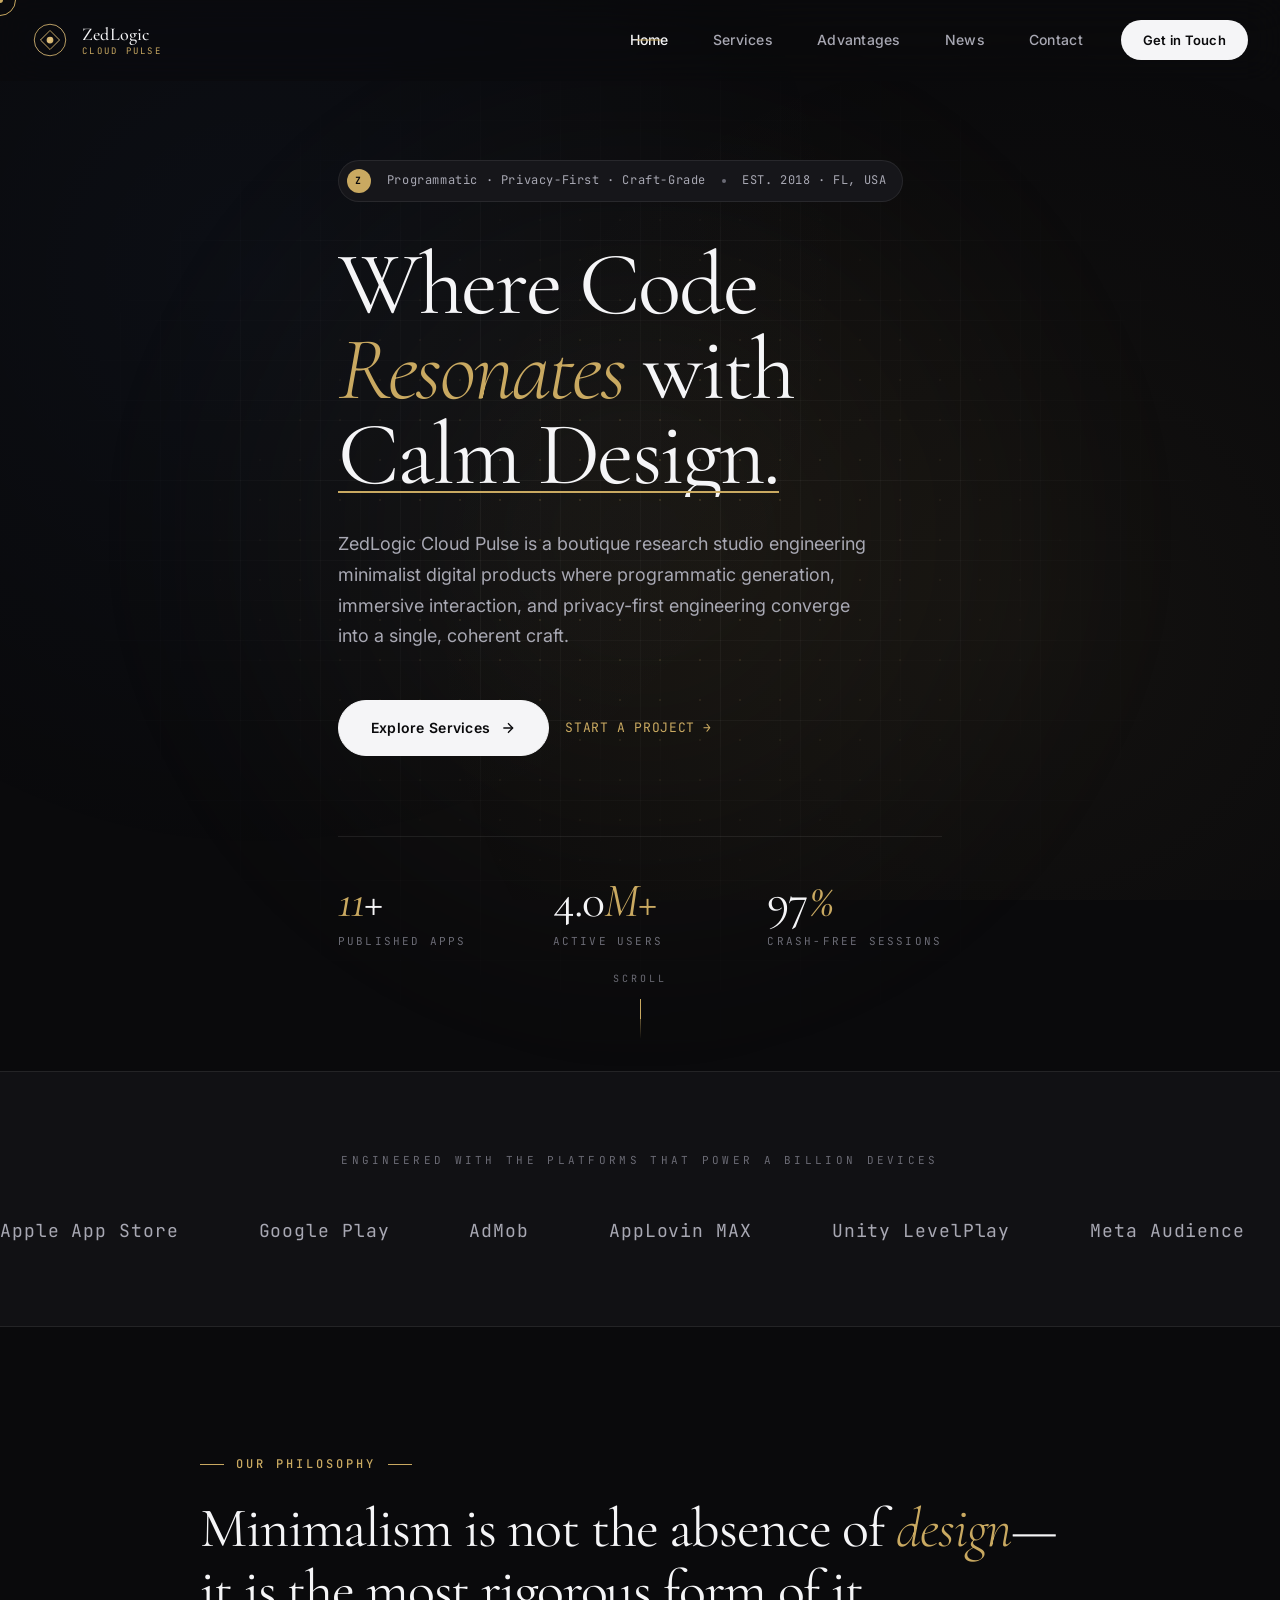
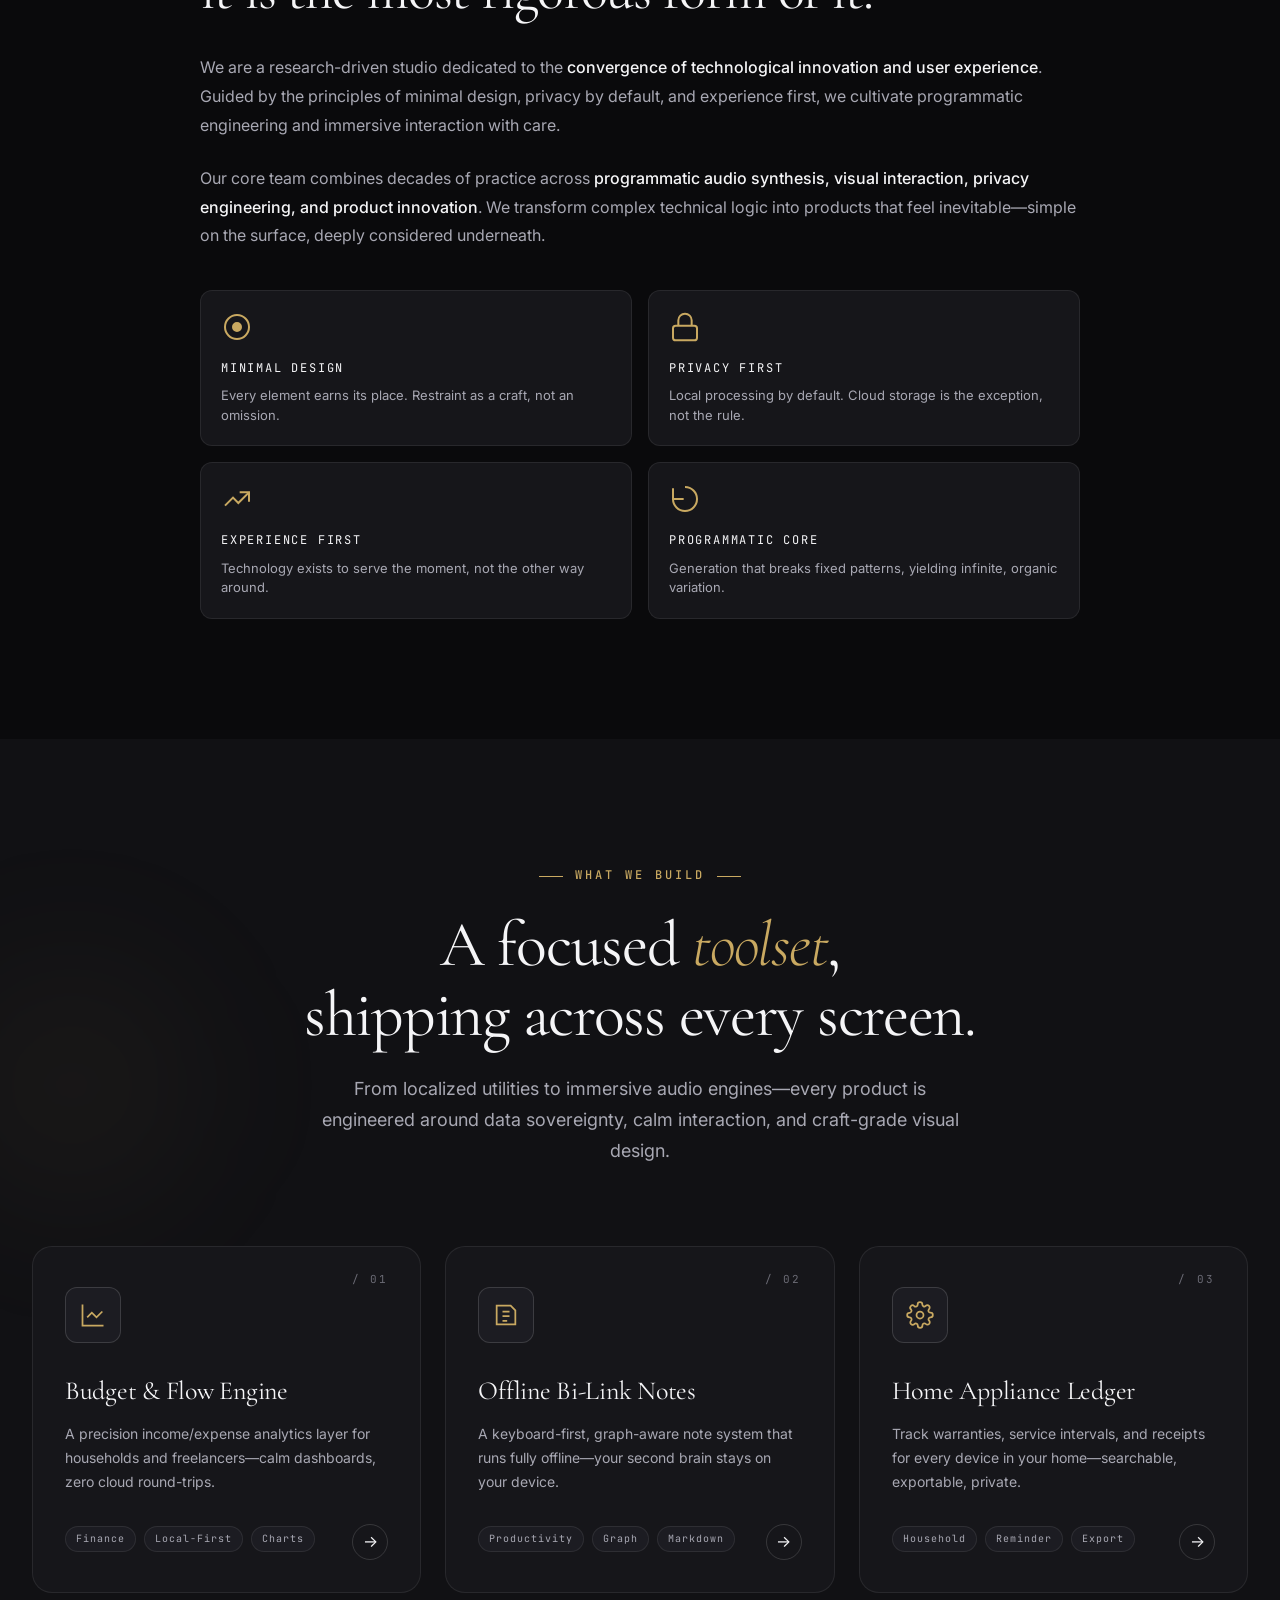
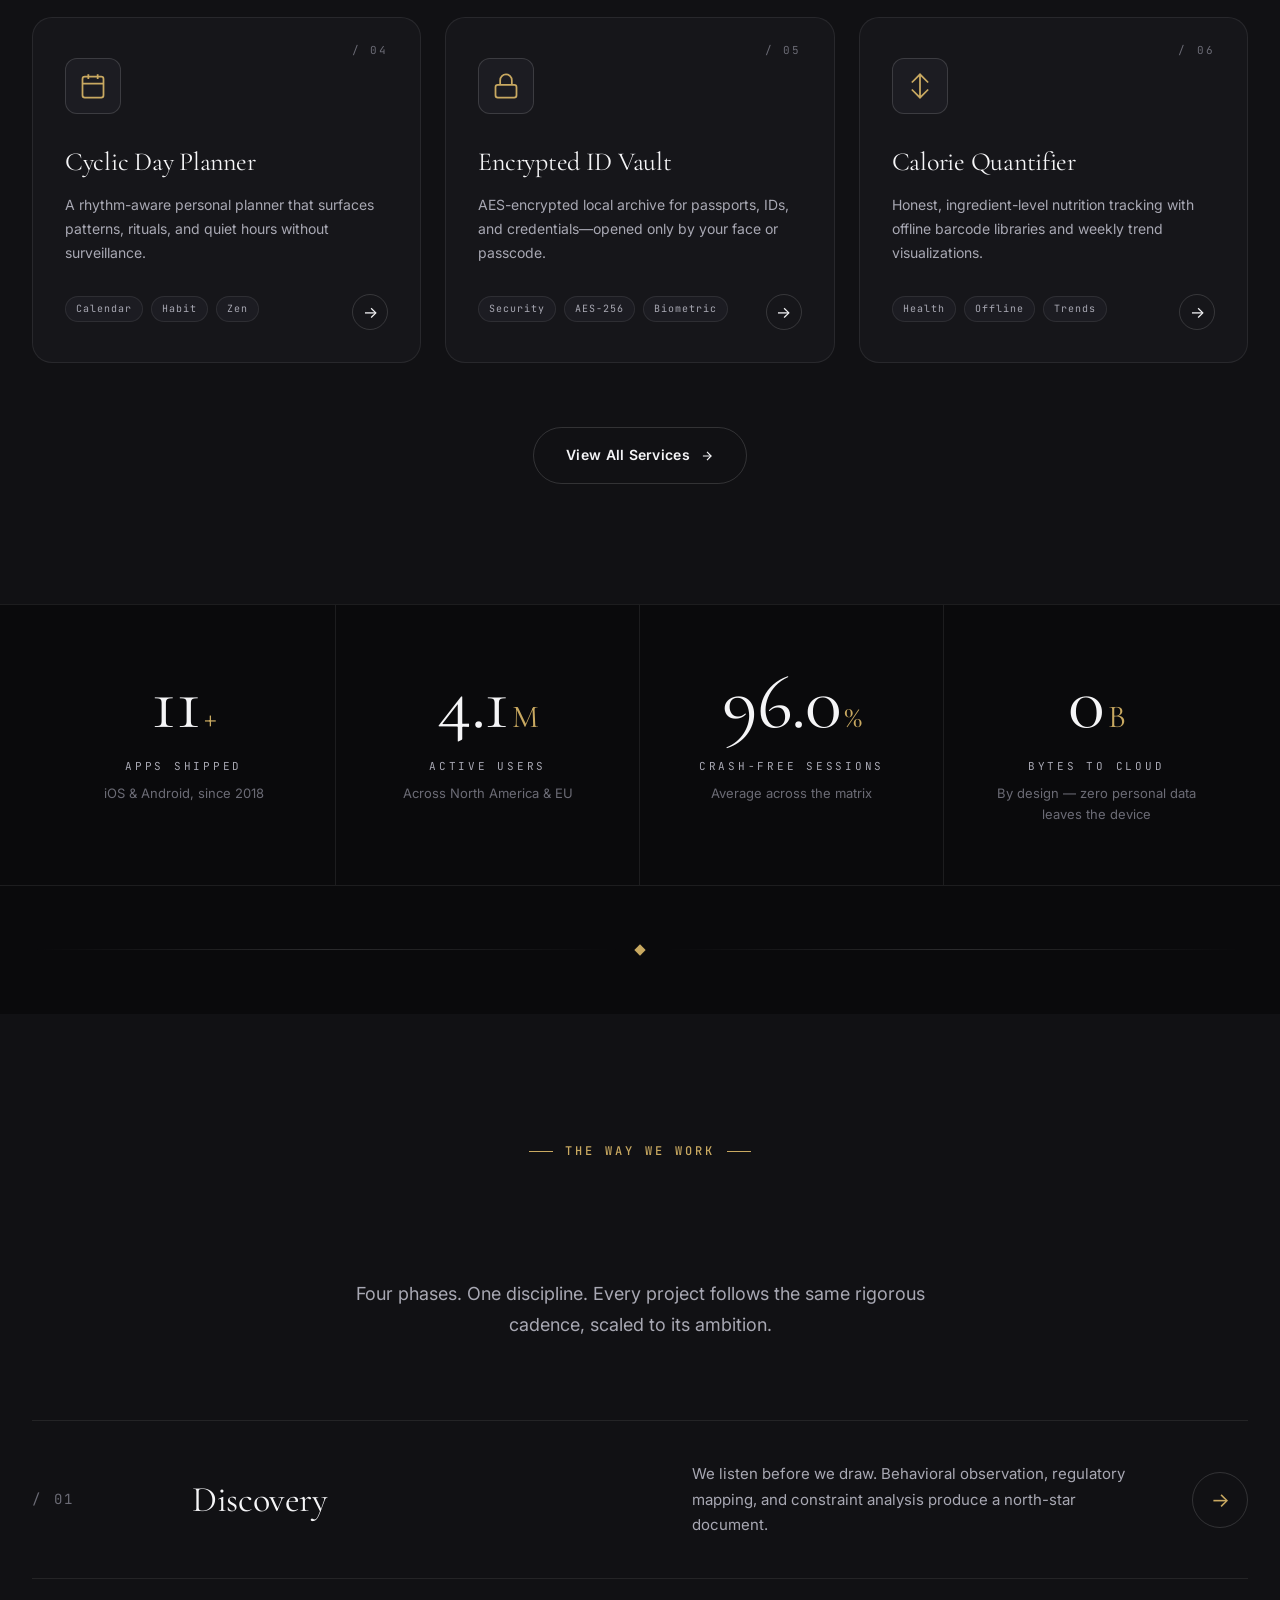
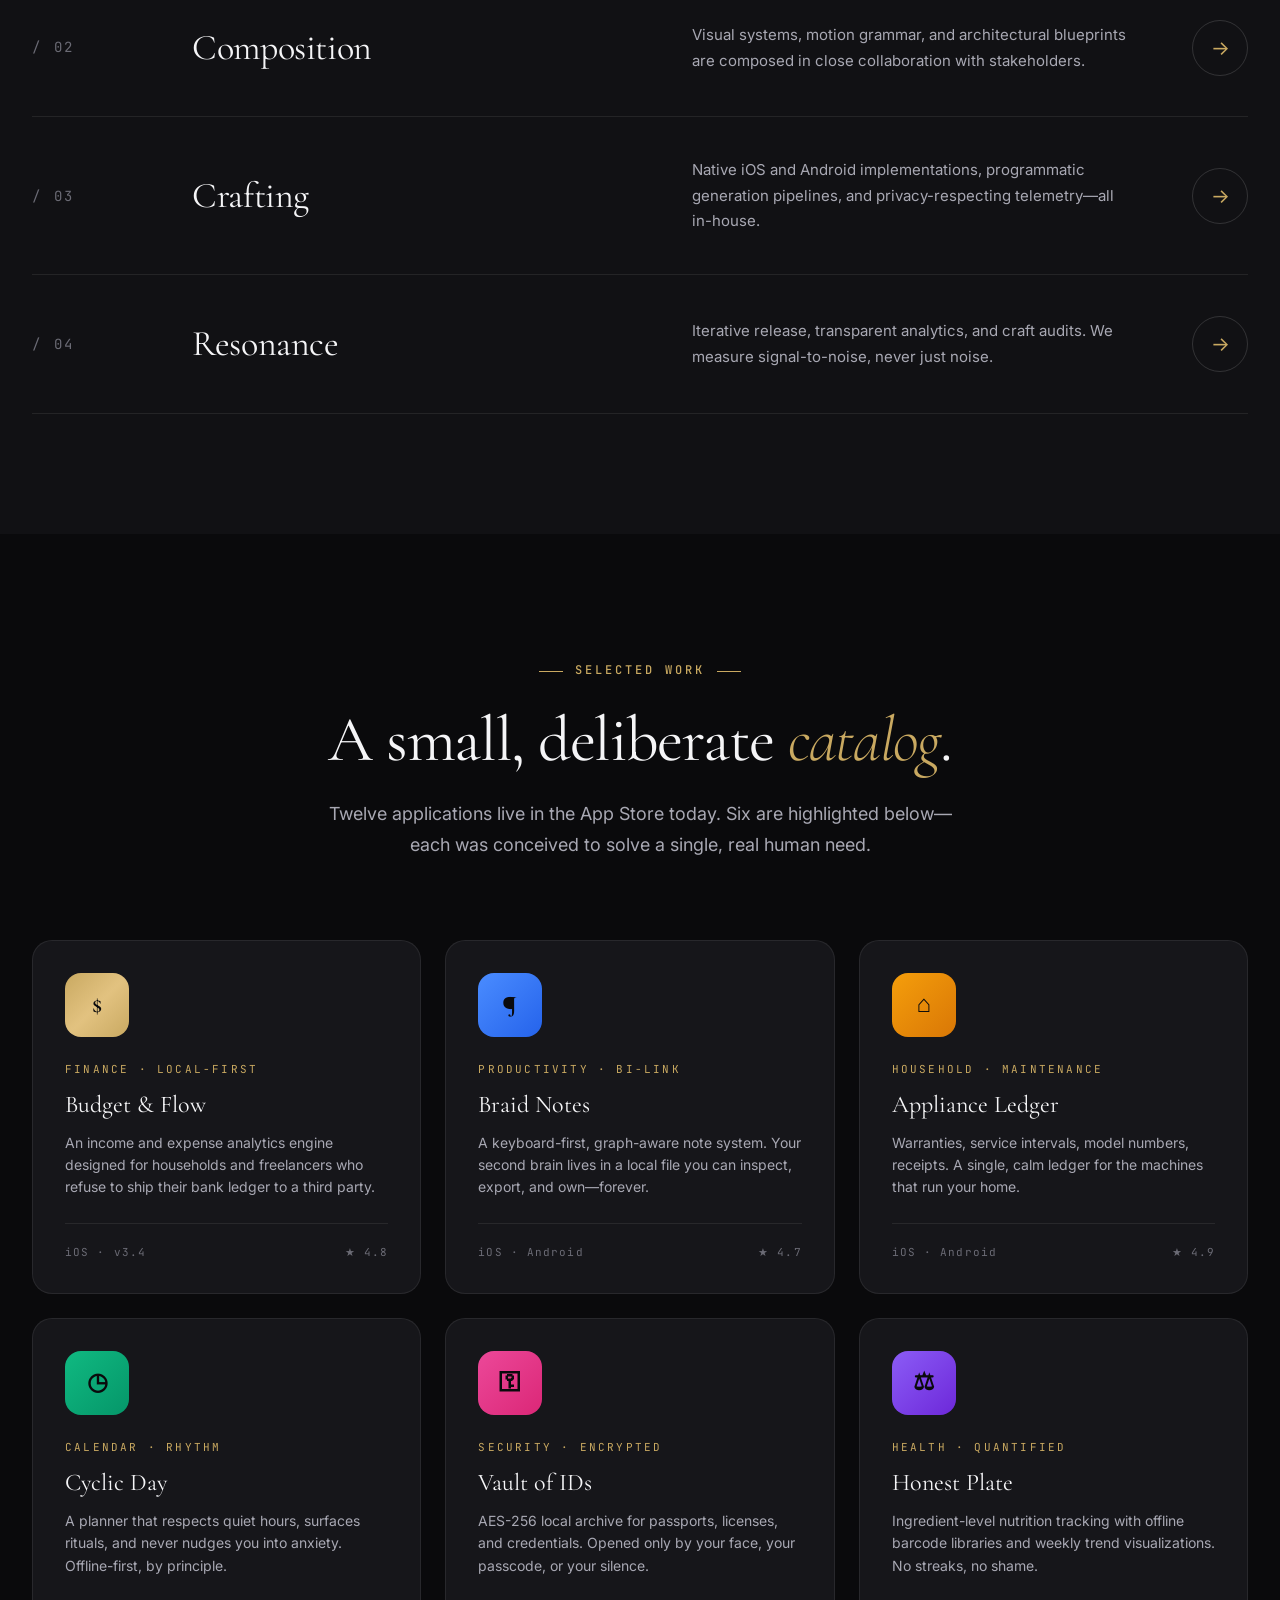
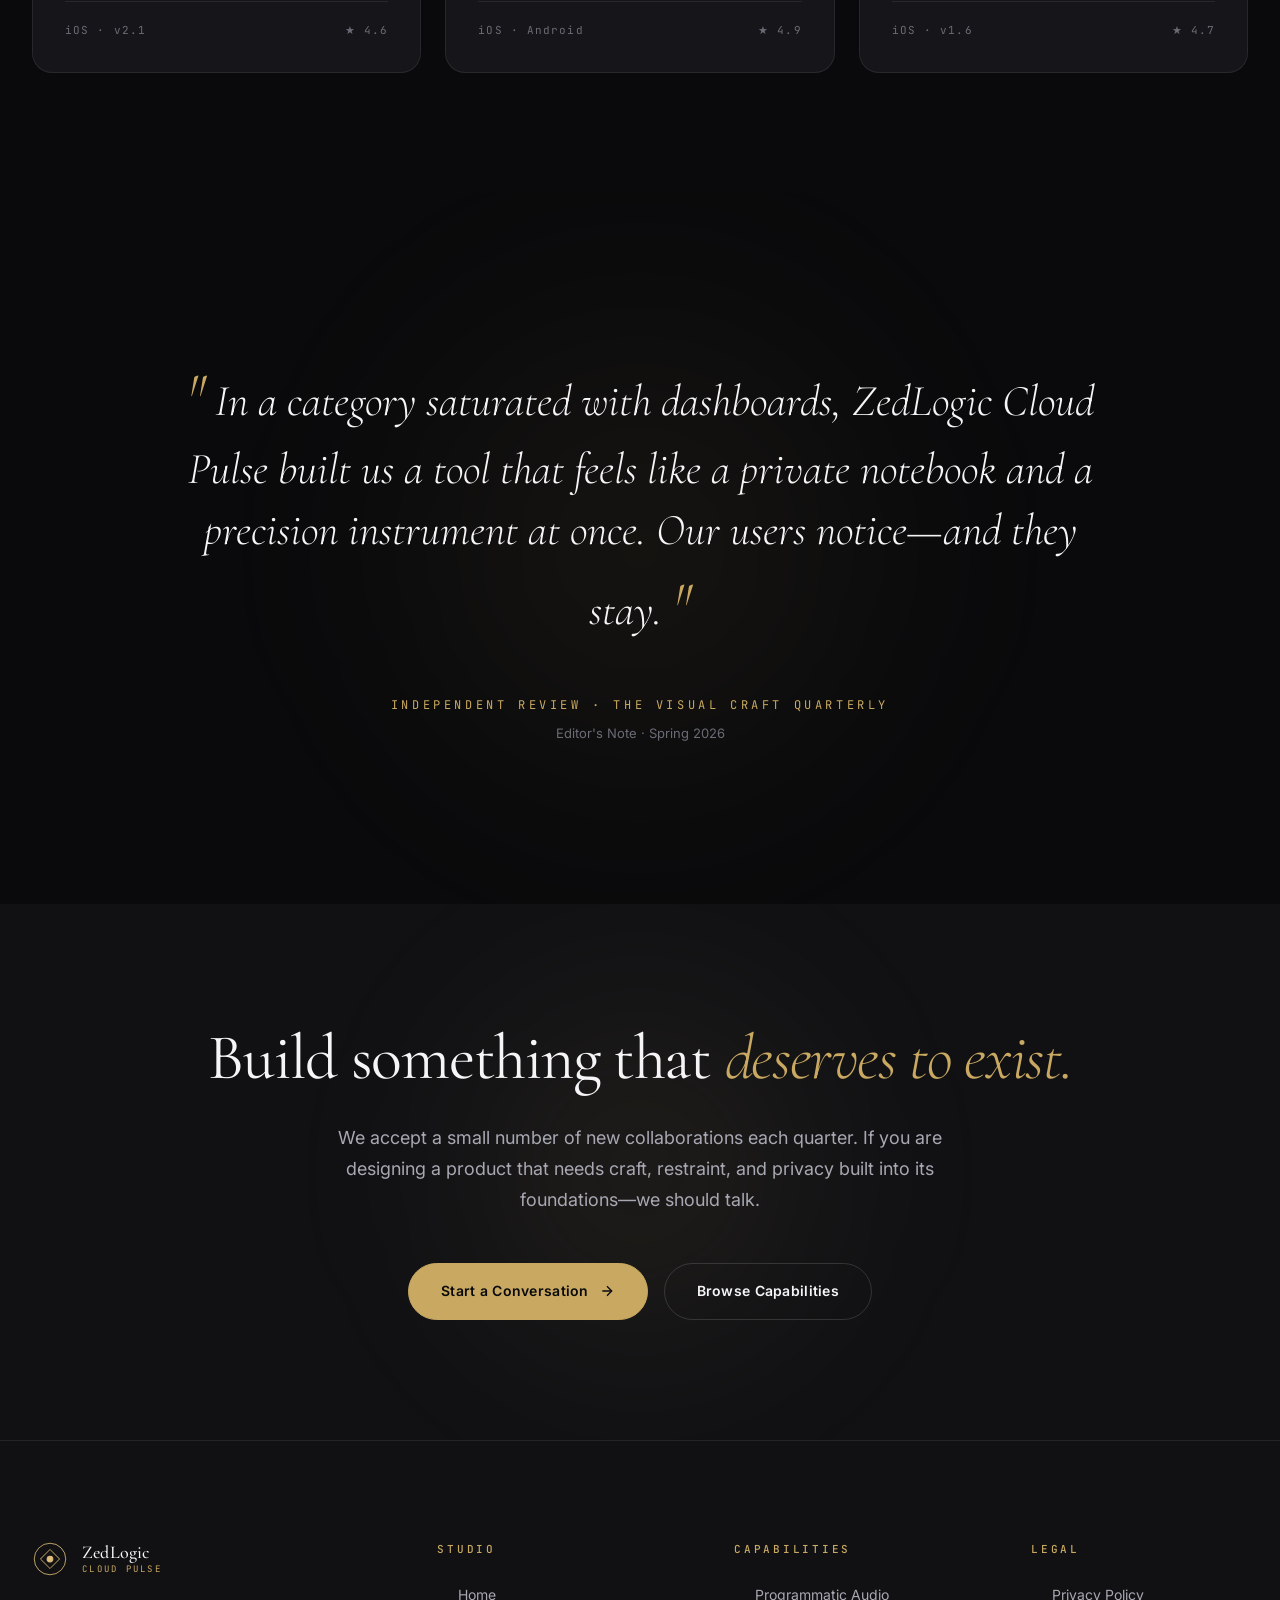
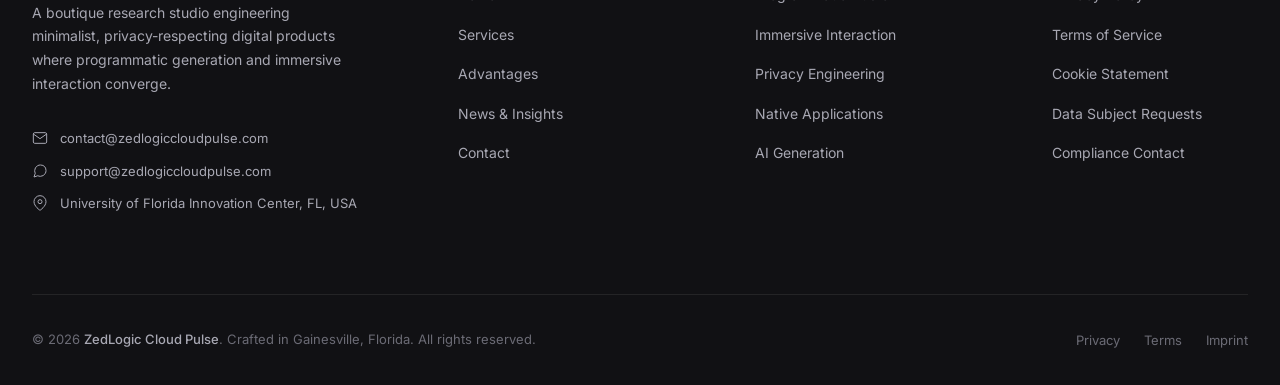
<file: index.html>
<!DOCTYPE html>
<html lang="en">
<head>
  <meta charset="UTF-8">
  <meta http-equiv="X-UA-Compatible" content="IE=edge">
  <meta name="viewport" content="width=device-width, initial-scale=1.0">
  <title>ZedLogic Cloud Pulse — Programmatic Innovation & Immersive Design Studio</title>
  <meta name="description" content="ZedLogic Cloud Pulse is a research-driven studio dedicated to programmatic audio synthesis, visual interaction design, privacy-first engineering, and craft-grade product innovation for European and American markets.">
  <meta name="keywords" content="programmatic audio, immersive UX, privacy-first, design studio, app development, iOS, Android, AI generation, interactive media, Florida, USA, GDPR, CCPA">
  <meta name="author" content="ZedLogic Cloud Pulse">
  <meta name="robots" content="index, follow, max-image-preview:large">
  <link rel="canonical" href="https://zedlogiccloudpulse.com/">

  <!-- Open Graph -->
  <meta property="og:type" content="website">
  <meta property="og:site_name" content="ZedLogic Cloud Pulse">
  <meta property="og:title" content="ZedLogic Cloud Pulse — Where Programmatic Code Meets Calm Design">
  <meta property="og:description" content="A boutique research studio building minimalist, privacy-respecting digital products with programmatic generation and immersive interaction.">
  <meta property="og:url" content="https://zedlogiccloudpulse.com/">
  <meta property="og:image" content="https://zedlogiccloudpulse.com/images/og-cover.png">
  <meta property="og:locale" content="en_US">

  <!-- Twitter -->
  <meta name="twitter:card" content="summary_large_image">
  <meta name="twitter:title" content="ZedLogic Cloud Pulse">
  <meta name="twitter:description" content="Minimalist design. Privacy-first engineering. Programmatic innovation.">

  <link rel="icon" type="image/svg+xml" href="data:image/svg+xml,%3Csvg xmlns='http://www.w3.org/2000/svg' viewBox='0 0 64 64'%3E%3Cdefs%3E%3ClinearGradient id='g' x1='0' y1='0' x2='1' y2='1'%3E%3Cstop offset='0' stop-color='%23c9a961'/%3E%3Cstop offset='1' stop-color='%23e2c280'/%3E%3C/linearGradient%3E%3C/defs%3E%3Ccircle cx='32' cy='32' r='28' stroke='url(%23g)' stroke-width='2' fill='none'/%3E%3Crect x='20' y='20' width='24' height='24' stroke='url(%23g)' stroke-width='2' fill='none' transform='rotate(45 32 32)'/%3E%3Ccircle cx='32' cy='32' r='6' fill='url(%23g)'/%3E%3C/svg%3E">

  <!-- Fonts -->
  <link rel="preconnect" href="https://fonts.googleapis.com">
  <link rel="preconnect" href="https://fonts.gstatic.com" crossorigin>
  <link href="https://fonts.googleapis.com/css2?family=Cormorant+Garamond:ital,wght@0,300;0,400;0,500;0,600;1,300;1,400&family=Inter:wght@300;400;500;600;700&family=JetBrains+Mono:wght@400;500;600&display=swap" rel="stylesheet">

  <link rel="stylesheet" href="css/global.css">
  <link rel="stylesheet" href="css/home.css">

  <!-- JSON-LD -->
  <script type="application/ld+json">
  {
    "@context": "https://schema.org",
    "@type": "Organization",
    "name": "ZedLogic Cloud Pulse",
    "url": "https://zedlogiccloudpulse.com",
    "logo": "https://zedlogiccloudpulse.com/images/logo.svg",
    "description": "A boutique R&D studio focused on programmatic technology and immersive UX.",
    "email": "contact@zedlogiccloudpulse.com",
    "address": {
      "@type": "PostalAddress",
      "streetAddress": "University of Florida Innovation Center",
      "addressLocality": "Gainesville",
      "addressRegion": "FL",
      "addressCountry": "US"
    },
    "sameAs": []
  }
  </script>
</head>
<body>

  <!-- Page Loader -->
  <div class="page-loader">
    <div class="loader-mark">
      <div class="loader-ring"></div>
      <div class="loader-ring"></div>
      <div class="loader-ring"></div>
    </div>
    <div class="loader-text">ZedLogic // Initializing</div>
  </div>

  <!-- HEADER -->
  <header class="site-header">
    <div class="header-inner">
      <a href="index.html" class="logo" aria-label="ZedLogic Cloud Pulse Home">
        <span class="logo-mark">
          <svg viewBox="0 0 64 64" width="36" height="36" fill="none">
            <defs>
              <linearGradient id="logoGradH" x1="0%" y1="0%" x2="100%" y2="100%">
                <stop offset="0%" stop-color="#c9a961"/>
                <stop offset="50%" stop-color="#e2c280"/>
                <stop offset="100%" stop-color="#c9a961"/>
              </linearGradient>
            </defs>
            <circle cx="32" cy="32" r="28" stroke="url(#logoGradH)" stroke-width="1.5" fill="none"/>
            <rect x="20" y="20" width="24" height="24" stroke="url(#logoGradH)" stroke-width="1.5" fill="none" transform="rotate(45 32 32)"/>
            <circle cx="32" cy="32" r="6" fill="url(#logoGradH)"/>
          </svg>
        </span>
        <span class="logo-text">
          <span class="logo-name">ZedLogic</span>
          <span class="logo-tag">Cloud Pulse</span>
        </span>
      </a>

      <nav aria-label="Primary navigation">
        <ul class="nav-list">
          <li><a href="index.html" class="nav-link active">Home</a></li>
          <li><a href="services.html" class="nav-link">Services</a></li>
          <li><a href="advantages.html" class="nav-link">Advantages</a></li>
          <li><a href="news.html" class="nav-link">News</a></li>
          <li><a href="contact.html" class="nav-link">Contact</a></li>
          <li><a href="contact.html" class="nav-cta">Get in Touch</a></li>
        </ul>
      </nav>

      <button class="menu-toggle" aria-label="Open menu">
        <svg viewBox="0 0 24 24" width="22" height="22" fill="none" stroke="currentColor" stroke-width="1.5"><line x1="3" y1="7" x2="21" y2="7"/><line x1="3" y1="17" x2="21" y2="17"/></svg>
      </button>
    </div>
  </header>

  <!-- HERO -->
  <section class="hero">
    <div class="hero-bg">
      <div class="hero-bg-gradient"></div>
      <div class="hero-bg-grid"></div>
      <div class="hero-bg-dots"></div>
    </div>

    <div class="container">
      <div class="hero-inner">
        <div class="hero-content">
          <div class="hero-meta reveal">
            <span class="hero-meta-dot">Z</span>
            <span>Programmatic · Privacy-First · Craft-Grade</span>
            <span class="hero-meta-sep"></span>
            <span>EST. 2018 · FL, USA</span>
          </div>

          <h1 class="hero-title">
            <span class="hero-title-line"><span>Where Code</span></span>
            <span class="hero-title-line"><span><span class="italic">Resonates</span> with</span></span>
            <span class="hero-title-line"><span><span class="underline">Calm Design.</span></span></span>
          </h1>

          <p class="hero-desc">
            ZedLogic Cloud Pulse is a boutique research studio engineering minimalist digital products where programmatic generation, immersive interaction, and privacy-first engineering converge into a single, coherent craft.
          </p>

          <div class="hero-actions">
            <a href="services.html" class="btn btn-primary" data-magnetic>
              Explore Services
              <svg viewBox="0 0 24 24" width="16" height="16" fill="none" stroke="currentColor" stroke-width="2"><line x1="5" y1="12" x2="19" y2="12"/><polyline points="12 5 19 12 12 19"/></svg>
            </a>
            <a href="contact.html" class="btn-arrow">Start a Project</a>
          </div>

          <div class="hero-stats">
            <div>
              <div class="hero-stat-num"><span class="accent" data-counter="12">0</span>+</div>
              <div class="hero-stat-label">Published Apps</div>
            </div>
            <div>
              <div class="hero-stat-num"><span data-counter="4" data-decimals="1">0</span><span class="accent">M+</span></div>
              <div class="hero-stat-label">Active Users</div>
            </div>
            <div>
              <div class="hero-stat-num"><span data-counter="98" data-duration="2200">0</span><span class="accent">%</span></div>
              <div class="hero-stat-label">Crash-Free Sessions</div>
            </div>
          </div>
        </div>

        <div class="hero-visual" aria-hidden="true">
          <div class="hero-orbit">
            <div class="orbit-ring ring-4"></div>
            <div class="orbit-ring ring-3"></div>
            <div class="orbit-ring ring-2"></div>
            <div class="orbit-ring ring-1"></div>
            <div class="orbit-core">
              <div class="orbit-core-inner"></div>
              <div class="orbit-core-text">PULSE</div>
            </div>

            <div class="orbit-card" style="top: 6%; left: 35%;">
              <span class="orbit-card-icon"><svg viewBox="0 0 24 24" fill="none" stroke="currentColor" stroke-width="2"><path d="M9 18V5l12-2v13"/><circle cx="6" cy="18" r="3"/><circle cx="18" cy="16" r="3"/></svg></span>
              <span>audio.synth.fx</span>
            </div>

            <div class="orbit-card" style="top: 30%; right: -6%;">
              <span class="orbit-card-icon"><svg viewBox="0 0 24 24" fill="none" stroke="currentColor" stroke-width="2"><circle cx="12" cy="12" r="9"/><path d="M3 12h18M12 3a14 14 0 0 1 0 18M12 3a14 14 0 0 0 0 18"/></svg></span>
              <span>privacy.local</span>
            </div>

            <div class="orbit-card" style="bottom: 18%; right: 4%;">
              <span class="orbit-card-icon"><svg viewBox="0 0 24 24" fill="none" stroke="currentColor" stroke-width="2"><path d="M3 3h7v7H3zM14 3h7v7h-7zM3 14h7v7H3zM14 14h7v7h-7z"/></svg></span>
              <span>ui.grid.zen</span>
            </div>

            <div class="orbit-card" style="bottom: 6%; left: 24%;">
              <span class="orbit-card-icon"><svg viewBox="0 0 24 24" fill="none" stroke="currentColor" stroke-width="2"><polyline points="16 18 22 12 16 6"/><polyline points="8 6 2 12 8 18"/></svg></span>
              <span>render.fx.core</span>
            </div>

            <div class="orbit-card" style="top: 40%; left: -4%;">
              <span class="orbit-card-icon"><svg viewBox="0 0 24 24" fill="none" stroke="currentColor" stroke-width="2"><path d="M21 16V8a2 2 0 0 0-1-1.73l-7-4a2 2 0 0 0-2 0l-7 4A2 2 0 0 0 3 8v8a2 2 0 0 0 1 1.73l7 4a2 2 0 0 0 2 0l7-4A2 2 0 0 0 21 16z"/></svg></span>
              <span>scene.graph</span>
            </div>
          </div>
        </div>
      </div>
    </div>

    <a href="#philosophy" class="hero-scroll" aria-label="Scroll to next section">
      <span>Scroll</span>
      <span class="hero-scroll-line"></span>
    </a>
  </section>

  <!-- PARTNERS / MARQUEE -->
  <section class="partners" aria-label="Technology stack and platforms">
    <div class="container">
      <p class="partners-title reveal">Engineered with the platforms that power a billion devices</p>
    </div>
    <div class="marquee">
      <div class="marquee-track">
        <div class="marquee-item"><span class="marquee-item-dot"></span>Apple App Store</div>
        <div class="marquee-item"><span class="marquee-item-dot"></span>Google Play</div>
        <div class="marquee-item"><span class="marquee-item-dot"></span>AdMob</div>
        <div class="marquee-item"><span class="marquee-item-dot"></span>AppLovin MAX</div>
        <div class="marquee-item"><span class="marquee-item-dot"></span>Unity LevelPlay</div>
        <div class="marquee-item"><span class="marquee-item-dot"></span>Meta Audience</div>
        <div class="marquee-item"><span class="marquee-item-dot"></span>Pangle</div>
        <div class="marquee-item"><span class="marquee-item-dot"></span>Vungle</div>
        <div class="marquee-item"><span class="marquee-item-dot"></span>ironSource</div>
        <div class="marquee-item"><span class="marquee-item-dot"></span>Mintegral</div>
        <div class="marquee-item"><span class="marquee-item-dot"></span>InMobi</div>
        <div class="marquee-item"><span class="marquee-item-dot"></span>AppsFlyer</div>
        <div class="marquee-item"><span class="marquee-item-dot"></span>Adjust</div>
        <div class="marquee-item"><span class="marquee-item-dot"></span>Singular</div>
      </div>
    </div>
  </section>

  <!-- PHILOSOPHY -->
  <section class="section philosophy" id="philosophy">
    <div class="container">
      <div class="philosophy-grid">
        <div class="philosophy-visual reveal-left" data-tilt>
          <p class="philosophy-quote">
            We translate the complexity of programmatic systems into the stillness of an interface that breathes.
          </p>
          <div class="philosophy-code" aria-hidden="true">
<span class="line-num">01</span> <span class="keyword">const</span> <span class="string">studio</span> = {<br>
<span class="line-num">02</span>&nbsp;&nbsp;principle: <span class="string">"less, but deeper"</span>,<br>
<span class="line-num">03</span>&nbsp;&nbsp;method: <span class="string">"programmatic + calm"</span>,<br>
<span class="line-num">04</span>&nbsp;&nbsp;locale: <span class="string">"data-stays-local"</span>,<br>
<span class="line-num">05</span>&nbsp;&nbsp;output: <span class="string">"craft.grade.products"</span><br>
<span class="line-num">06</span> }<br>
<span class="line-num">07</span> <span class="comment">// shipped with intention</span>
          </div>
        </div>

        <div class="philosophy-content reveal-right">
          <div class="section-tag">Our Philosophy</div>
          <h2 class="philosophy-title">
            Minimalism is not the absence of <span class="accent">design</span>—it is the most rigorous form of it.
          </h2>
          <p class="philosophy-text">
            We are a research-driven studio dedicated to the <strong>convergence of technological innovation and user experience</strong>. Guided by the principles of minimal design, privacy by default, and experience first, we cultivate programmatic engineering and immersive interaction with care.
          </p>
          <p class="philosophy-text">
            Our core team combines decades of practice across <strong>programmatic audio synthesis, visual interaction, privacy engineering, and product innovation</strong>. We transform complex technical logic into products that feel inevitable—simple on the surface, deeply considered underneath.
          </p>

          <div class="philosophy-pillars">
            <div class="philosophy-pillar">
              <div class="philosophy-pillar-icon">
                <svg viewBox="0 0 24 24" fill="none" stroke="currentColor" stroke-width="1.5"><circle cx="12" cy="12" r="9"/><circle cx="12" cy="12" r="3" fill="currentColor"/></svg>
              </div>
              <div class="philosophy-pillar-name">Minimal Design</div>
              <p class="philosophy-pillar-desc">Every element earns its place. Restraint as a craft, not an omission.</p>
            </div>
            <div class="philosophy-pillar">
              <div class="philosophy-pillar-icon">
                <svg viewBox="0 0 24 24" fill="none" stroke="currentColor" stroke-width="1.5"><rect x="3" y="11" width="18" height="11" rx="2"/><path d="M7 11V7a5 5 0 0 1 10 0v4"/></svg>
              </div>
              <div class="philosophy-pillar-name">Privacy First</div>
              <p class="philosophy-pillar-desc">Local processing by default. Cloud storage is the exception, not the rule.</p>
            </div>
            <div class="philosophy-pillar">
              <div class="philosophy-pillar-icon">
                <svg viewBox="0 0 24 24" fill="none" stroke="currentColor" stroke-width="1.5"><polyline points="3 17 9 11 13 15 21 7"/><polyline points="14 7 21 7 21 14"/></svg>
              </div>
              <div class="philosophy-pillar-name">Experience First</div>
              <p class="philosophy-pillar-desc">Technology exists to serve the moment, not the other way around.</p>
            </div>
            <div class="philosophy-pillar">
              <div class="philosophy-pillar-icon">
                <svg viewBox="0 0 24 24" fill="none" stroke="currentColor" stroke-width="1.5"><path d="M3 12a9 9 0 1 0 9-9"/><polyline points="3 4 3 12 11 12"/></svg>
              </div>
              <div class="philosophy-pillar-name">Programmatic Core</div>
              <p class="philosophy-pillar-desc">Generation that breaks fixed patterns, yielding infinite, organic variation.</p>
            </div>
          </div>
        </div>
      </div>
    </div>
  </section>

  <!-- SERVICES PREVIEW -->
  <section class="section services-preview" id="services">
    <div class="container">
      <div class="section-header">
        <div class="section-tag reveal">What We Build</div>
        <h2 class="section-title reveal">A focused <span class="accent">toolset</span>,<br>shipping across every screen.</h2>
        <p class="section-subtitle reveal">From localized utilities to immersive audio engines—every product is engineered around data sovereignty, calm interaction, and craft-grade visual design.</p>
      </div>

      <div class="services-grid">
        <article class="service-card reveal" data-tilt>
          <span class="service-num">/ 01</span>
          <div class="service-icon">
            <svg viewBox="0 0 24 24" fill="none" stroke="currentColor" stroke-width="1.5"><path d="M3 3v18h18"/><path d="M7 14l4-4 4 4 5-5"/></svg>
          </div>
          <h3 class="service-name">Budget & Flow Engine</h3>
          <p class="service-desc">A precision income/expense analytics layer for households and freelancers—calm dashboards, zero cloud round-trips.</p>
          <div class="service-tags">
            <span class="service-tag">Finance</span>
            <span class="service-tag">Local-First</span>
            <span class="service-tag">Charts</span>
          </div>
          <span class="service-arrow">→</span>
        </article>

        <article class="service-card reveal" data-delay="100" data-tilt>
          <span class="service-num">/ 02</span>
          <div class="service-icon">
            <svg viewBox="0 0 24 24" fill="none" stroke="currentColor" stroke-width="1.5"><path d="M4 4h12l4 4v12H4z"/><path d="M9 9h6M9 13h6M9 17h4"/></svg>
          </div>
          <h3 class="service-name">Offline Bi-Link Notes</h3>
          <p class="service-desc">A keyboard-first, graph-aware note system that runs fully offline—your second brain stays on your device.</p>
          <div class="service-tags">
            <span class="service-tag">Productivity</span>
            <span class="service-tag">Graph</span>
            <span class="service-tag">Markdown</span>
          </div>
          <span class="service-arrow">→</span>
        </article>

        <article class="service-card reveal" data-delay="200" data-tilt>
          <span class="service-num">/ 03</span>
          <div class="service-icon">
            <svg viewBox="0 0 24 24" fill="none" stroke="currentColor" stroke-width="1.5"><circle cx="12" cy="12" r="3"/><path d="M19.4 15a1.65 1.65 0 0 0 .33 1.82l.06.06a2 2 0 1 1-2.83 2.83l-.06-.06a1.65 1.65 0 0 0-1.82-.33 1.65 1.65 0 0 0-1 1.51V21a2 2 0 1 1-4 0v-.09A1.65 1.65 0 0 0 9 19.4a1.65 1.65 0 0 0-1.82.33l-.06.06a2 2 0 1 1-2.83-2.83l.06-.06a1.65 1.65 0 0 0 .33-1.82 1.65 1.65 0 0 0-1.51-1H3a2 2 0 1 1 0-4h.09A1.65 1.65 0 0 0 4.6 9a1.65 1.65 0 0 0-.33-1.82l-.06-.06a2 2 0 1 1 2.83-2.83l.06.06a1.65 1.65 0 0 0 1.82.33H9a1.65 1.65 0 0 0 1-1.51V3a2 2 0 1 1 4 0v.09a1.65 1.65 0 0 0 1 1.51 1.65 1.65 0 0 0 1.82-.33l.06-.06a2 2 0 1 1 2.83 2.83l-.06.06a1.65 1.65 0 0 0-.33 1.82V9a1.65 1.65 0 0 0 1.51 1H21a2 2 0 1 1 0 4h-.09a1.65 1.65 0 0 0-1.51 1z"/></svg>
          </div>
          <h3 class="service-name">Home Appliance Ledger</h3>
          <p class="service-desc">Track warranties, service intervals, and receipts for every device in your home—searchable, exportable, private.</p>
          <div class="service-tags">
            <span class="service-tag">Household</span>
            <span class="service-tag">Reminder</span>
            <span class="service-tag">Export</span>
          </div>
          <span class="service-arrow">→</span>
        </article>

        <article class="service-card reveal" data-delay="100" data-tilt>
          <span class="service-num">/ 04</span>
          <div class="service-icon">
            <svg viewBox="0 0 24 24" fill="none" stroke="currentColor" stroke-width="1.5"><rect x="3" y="4" width="18" height="18" rx="2"/><line x1="16" y1="2" x2="16" y2="6"/><line x1="8" y1="2" x2="8" y2="6"/><line x1="3" y1="10" x2="21" y2="10"/></svg>
          </div>
          <h3 class="service-name">Cyclic Day Planner</h3>
          <p class="service-desc">A rhythm-aware personal planner that surfaces patterns, rituals, and quiet hours without surveillance.</p>
          <div class="service-tags">
            <span class="service-tag">Calendar</span>
            <span class="service-tag">Habit</span>
            <span class="service-tag">Zen</span>
          </div>
          <span class="service-arrow">→</span>
        </article>

        <article class="service-card reveal" data-delay="200" data-tilt>
          <span class="service-num">/ 05</span>
          <div class="service-icon">
            <svg viewBox="0 0 24 24" fill="none" stroke="currentColor" stroke-width="1.5"><rect x="3" y="11" width="18" height="11" rx="2"/><path d="M7 11V7a5 5 0 0 1 10 0v4"/></svg>
          </div>
          <h3 class="service-name">Encrypted ID Vault</h3>
          <p class="service-desc">AES-encrypted local archive for passports, IDs, and credentials—opened only by your face or passcode.</p>
          <div class="service-tags">
            <span class="service-tag">Security</span>
            <span class="service-tag">AES-256</span>
            <span class="service-tag">Biometric</span>
          </div>
          <span class="service-arrow">→</span>
        </article>

        <article class="service-card reveal" data-delay="300" data-tilt>
          <span class="service-num">/ 06</span>
          <div class="service-icon">
            <svg viewBox="0 0 24 24" fill="none" stroke="currentColor" stroke-width="1.5"><path d="M12 2v20M5 9l7-7 7 7M5 15l7 7 7-7"/></svg>
          </div>
          <h3 class="service-name">Calorie Quantifier</h3>
          <p class="service-desc">Honest, ingredient-level nutrition tracking with offline barcode libraries and weekly trend visualizations.</p>
          <div class="service-tags">
            <span class="service-tag">Health</span>
            <span class="service-tag">Offline</span>
            <span class="service-tag">Trends</span>
          </div>
          <span class="service-arrow">→</span>
        </article>
      </div>

      <div style="text-align:center;margin-top:64px;" class="reveal">
        <a href="services.html" class="btn btn-secondary">View All Services
          <svg viewBox="0 0 24 24" width="14" height="14" fill="none" stroke="currentColor" stroke-width="2"><line x1="5" y1="12" x2="19" y2="12"/><polyline points="12 5 19 12 12 19"/></svg>
        </a>
      </div>
    </div>
  </section>

  <!-- METRICS -->
  <section class="metrics">
    <div class="container">
      <div class="metrics-grid">
        <div class="metric reveal">
          <div class="metric-num"><span data-counter="12" data-duration="2200">0</span><span class="metric-suffix">+</span></div>
          <div class="metric-label">Apps Shipped</div>
          <div class="metric-sub">iOS & Android, since 2018</div>
        </div>
        <div class="metric reveal" data-delay="100">
          <div class="metric-num"><span data-counter="4.2" data-decimals="1" data-duration="2400">0</span><span class="metric-suffix">M</span></div>
          <div class="metric-label">Active Users</div>
          <div class="metric-sub">Across North America & EU</div>
        </div>
        <div class="metric reveal" data-delay="200">
          <div class="metric-num"><span data-counter="98.7" data-decimals="1" data-duration="2600">0</span><span class="metric-suffix">%</span></div>
          <div class="metric-label">Crash-Free Sessions</div>
          <div class="metric-sub">Average across the matrix</div>
        </div>
        <div class="metric reveal" data-delay="300">
          <div class="metric-num"><span data-counter="0" data-duration="2400">0</span><span class="metric-suffix">B</span></div>
          <div class="metric-label">Bytes to Cloud</div>
          <div class="metric-sub">By design — zero personal data leaves the device</div>
        </div>
      </div>
    </div>
  </section>

  <div class="container"><div class="divider"><span class="divider-line"></span><span class="divider-icon"></span><span class="divider-line"></span></div></div>

  <!-- PROCESS -->
  <section class="section process">
    <div class="container">
      <div class="section-header">
        <div class="section-tag reveal">The Way We Work</div>
        <h2 class="section-title reveal">From signal to <span class="accent">stillness</span>.</h2>
        <p class="section-subtitle reveal">Four phases. One discipline. Every project follows the same rigorous cadence, scaled to its ambition.</p>
      </div>

      <div class="process-list">
        <div class="process-step reveal">
          <div class="process-step-num">/ 01</div>
          <h3 class="process-step-title">Discovery</h3>
          <p class="process-step-desc">We listen before we draw. Behavioral observation, regulatory mapping, and constraint analysis produce a north-star document.</p>
          <span class="process-step-arrow">→</span>
        </div>
        <div class="process-step reveal">
          <div class="process-step-num">/ 02</div>
          <h3 class="process-step-title">Composition</h3>
          <p class="process-step-desc">Visual systems, motion grammar, and architectural blueprints are composed in close collaboration with stakeholders.</p>
          <span class="process-step-arrow">→</span>
        </div>
        <div class="process-step reveal">
          <div class="process-step-num">/ 03</div>
          <h3 class="process-step-title">Crafting</h3>
          <p class="process-step-desc">Native iOS and Android implementations, programmatic generation pipelines, and privacy-respecting telemetry—all in-house.</p>
          <span class="process-step-arrow">→</span>
        </div>
        <div class="process-step reveal">
          <div class="process-step-num">/ 04</div>
          <h3 class="process-step-title">Resonance</h3>
          <p class="process-step-desc">Iterative release, transparent analytics, and craft audits. We measure signal-to-noise, never just noise.</p>
          <span class="process-step-arrow">→</span>
        </div>
      </div>
    </div>
  </section>

  <!-- APPS / CASE STUDIES -->
  <section class="section apps" id="apps">
    <div class="container">
      <div class="section-header">
        <div class="section-tag reveal">Selected Work</div>
        <h2 class="section-title reveal">A small, deliberate <span class="accent">catalog</span>.</h2>
        <p class="section-subtitle reveal">Twelve applications live in the App Store today. Six are highlighted below—each was conceived to solve a single, real human need.</p>
      </div>

      <div class="apps-grid">
        <article class="app-card reveal" data-tilt>
          <div class="app-icon">$</div>
          <div class="app-category">Finance · Local-First</div>
          <h3 class="app-name">Budget & Flow</h3>
          <p class="app-desc">An income and expense analytics engine designed for households and freelancers who refuse to ship their bank ledger to a third party.</p>
          <div class="app-meta">
            <span>iOS · v3.4</span>
            <span>★ 4.8</span>
          </div>
        </article>

        <article class="app-card reveal" data-delay="100" data-tilt>
          <div class="app-icon">¶</div>
          <div class="app-category">Productivity · Bi-Link</div>
          <h3 class="app-name">Braid Notes</h3>
          <p class="app-desc">A keyboard-first, graph-aware note system. Your second brain lives in a local file you can inspect, export, and own—forever.</p>
          <div class="app-meta">
            <span>iOS · Android</span>
            <span>★ 4.7</span>
          </div>
        </article>

        <article class="app-card reveal" data-delay="200" data-tilt>
          <div class="app-icon">⌂</div>
          <div class="app-category">Household · Maintenance</div>
          <h3 class="app-name">Appliance Ledger</h3>
          <p class="app-desc">Warranties, service intervals, model numbers, receipts. A single, calm ledger for the machines that run your home.</p>
          <div class="app-meta">
            <span>iOS · Android</span>
            <span>★ 4.9</span>
          </div>
        </article>

        <article class="app-card reveal" data-tilt>
          <div class="app-icon">◷</div>
          <div class="app-category">Calendar · Rhythm</div>
          <h3 class="app-name">Cyclic Day</h3>
          <p class="app-desc">A planner that respects quiet hours, surfaces rituals, and never nudges you into anxiety. Offline-first, by principle.</p>
          <div class="app-meta">
            <span>iOS · v2.1</span>
            <span>★ 4.6</span>
          </div>
        </article>

        <article class="app-card reveal" data-delay="100" data-tilt>
          <div class="app-icon">⚿</div>
          <div class="app-category">Security · Encrypted</div>
          <h3 class="app-name">Vault of IDs</h3>
          <p class="app-desc">AES-256 local archive for passports, licenses, and credentials. Opened only by your face, your passcode, or your silence.</p>
          <div class="app-meta">
            <span>iOS · Android</span>
            <span>★ 4.9</span>
          </div>
        </article>

        <article class="app-card reveal" data-delay="200" data-tilt>
          <div class="app-icon">⚖</div>
          <div class="app-category">Health · Quantified</div>
          <h3 class="app-name">Honest Plate</h3>
          <p class="app-desc">Ingredient-level nutrition tracking with offline barcode libraries and weekly trend visualizations. No streaks, no shame.</p>
          <div class="app-meta">
            <span>iOS · v1.6</span>
            <span>★ 4.7</span>
          </div>
        </article>
      </div>
    </div>
  </section>

  <!-- TESTIMONIAL -->
  <section class="testimonial">
    <div class="container">
      <div class="testimonial-inner reveal">
        <p class="testimonial-quote">
          In a category saturated with dashboards, ZedLogic Cloud Pulse built us a tool that feels like a private notebook and a precision instrument at once. Our users notice—and they stay.
        </p>
        <p class="testimonial-author">Independent Review · The Visual Craft Quarterly</p>
        <p class="testimonial-role">Editor's Note · Spring 2026</p>
      </div>
    </div>
  </section>

  <!-- CTA -->
  <section class="cta-section">
    <div class="cta-bg"></div>
    <div class="container">
      <div class="cta-inner">
        <h2 class="cta-title reveal">Build something that <span class="accent">deserves to exist.</span></h2>
        <p class="cta-text reveal">We accept a small number of new collaborations each quarter. If you are designing a product that needs craft, restraint, and privacy built into its foundations—we should talk.</p>
        <div class="cta-actions reveal">
          <a href="contact.html" class="btn btn-accent">Start a Conversation
            <svg viewBox="0 0 24 24" width="16" height="16" fill="none" stroke="currentColor" stroke-width="2"><line x1="5" y1="12" x2="19" y2="12"/><polyline points="12 5 19 12 12 19"/></svg>
          </a>
          <a href="services.html" class="btn btn-secondary">Browse Capabilities</a>
        </div>
      </div>
    </div>
  </section>

  <!-- FOOTER -->
  <footer class="site-footer">
    <div class="container">
      <div class="footer-top">
        <div class="footer-brand">
          <a href="index.html" class="logo">
            <span class="logo-mark">
              <svg viewBox="0 0 64 64" width="36" height="36" fill="none">
                <defs>
                  <linearGradient id="logoGradF" x1="0%" y1="0%" x2="100%" y2="100%">
                    <stop offset="0%" stop-color="#c9a961"/>
                    <stop offset="50%" stop-color="#e2c280"/>
                    <stop offset="100%" stop-color="#c9a961"/>
                  </linearGradient>
                </defs>
                <circle cx="32" cy="32" r="28" stroke="url(#logoGradF)" stroke-width="1.5" fill="none"/>
                <rect x="20" y="20" width="24" height="24" stroke="url(#logoGradF)" stroke-width="1.5" fill="none" transform="rotate(45 32 32)"/>
                <circle cx="32" cy="32" r="6" fill="url(#logoGradF)"/>
              </svg>
            </span>
            <span class="logo-text">
              <span class="logo-name">ZedLogic</span>
              <span class="logo-tag">Cloud Pulse</span>
            </span>
          </a>
          <p class="footer-brand-desc">A boutique research studio engineering minimalist, privacy-respecting digital products where programmatic generation and immersive interaction converge.</p>
          <div class="footer-contact">
            <a class="footer-contact-item" href="mailto:contact@zedlogiccloudpulse.com">
              <svg viewBox="0 0 24 24" fill="none" stroke="currentColor" stroke-width="1.5"><path d="M4 4h16c1.1 0 2 .9 2 2v12c0 1.1-.9 2-2 2H4c-1.1 0-2-.9-2-2V6c0-1.1.9-2 2-2z"/><polyline points="22 6 12 13 2 6"/></svg>
              contact@zedlogiccloudpulse.com
            </a>
            <a class="footer-contact-item" href="mailto:support@zedlogiccloudpulse.com">
              <svg viewBox="0 0 24 24" fill="none" stroke="currentColor" stroke-width="1.5"><path d="M21 11.5a8.38 8.38 0 0 1-.9 3.8 8.5 8.5 0 0 1-7.6 4.7 8.38 8.38 0 0 1-3.8-.9L3 21l1.9-5.7a8.38 8.38 0 0 1-.9-3.8 8.5 8.5 0 0 1 4.7-7.6 8.38 8.38 0 0 1 3.8-.9h.5a8.48 8.48 0 0 1 8 8v.5z"/></svg>
              support@zedlogiccloudpulse.com
            </a>
            <div class="footer-contact-item">
              <svg viewBox="0 0 24 24" fill="none" stroke="currentColor" stroke-width="1.5"><path d="M21 10c0 7-9 13-9 13s-9-6-9-13a9 9 0 0 1 18 0z"/><circle cx="12" cy="10" r="3"/></svg>
              University of Florida Innovation Center, FL, USA
            </div>
          </div>
        </div>

        <div>
          <h4 class="footer-title">Studio</h4>
          <ul class="footer-list">
            <li><a href="index.html">Home</a></li>
            <li><a href="services.html">Services</a></li>
            <li><a href="advantages.html">Advantages</a></li>
            <li><a href="news.html">News & Insights</a></li>
            <li><a href="contact.html">Contact</a></li>
          </ul>
        </div>

        <div>
          <h4 class="footer-title">Capabilities</h4>
          <ul class="footer-list">
            <li><a href="services.html#programmatic">Programmatic Audio</a></li>
            <li><a href="services.html#interaction">Immersive Interaction</a></li>
            <li><a href="services.html#privacy">Privacy Engineering</a></li>
            <li><a href="services.html#apps">Native Applications</a></li>
            <li><a href="services.html#ai">AI Generation</a></li>
          </ul>
        </div>

        <div>
          <h4 class="footer-title">Legal</h4>
          <ul class="footer-list">
            <li><a href="privacy.html">Privacy Policy</a></li>
            <li><a href="terms.html">Terms of Service</a></li>
            <li><a href="privacy.html#cookies">Cookie Statement</a></li>
            <li><a href="privacy.html#dsr">Data Subject Requests</a></li>
            <li><a href="privacy.html#contact">Compliance Contact</a></li>
          </ul>
        </div>
      </div>

      <div class="footer-bottom">
        <p class="footer-copy">© 2026 <strong>ZedLogic Cloud Pulse</strong>. Crafted in Gainesville, Florida. All rights reserved.</p>
        <ul class="footer-bottom-links">
          <li><a href="privacy.html">Privacy</a></li>
          <li><a href="terms.html">Terms</a></li>
          <li><a href="contact.html">Imprint</a></li>
        </ul>
      </div>
    </div>
  </footer>

  <script src="js/main.js"></script>
</body>
</html>
</file>
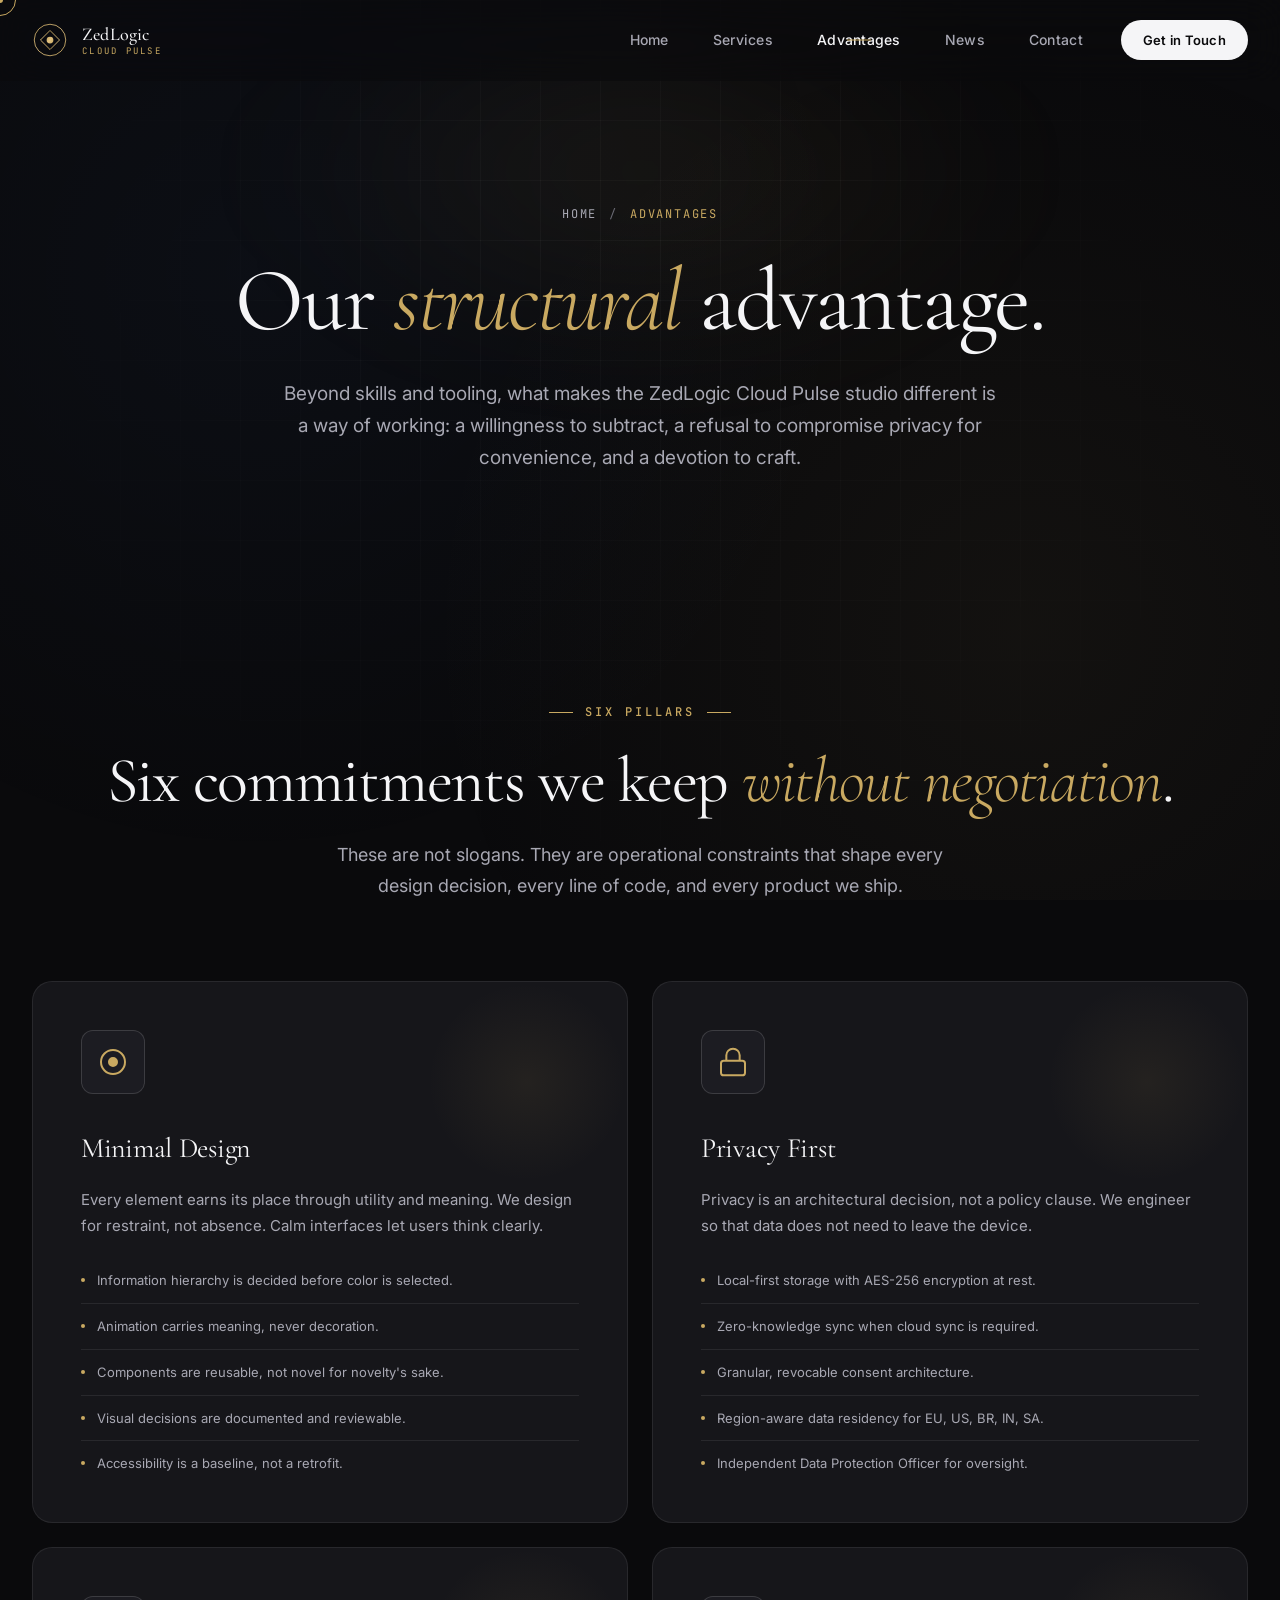
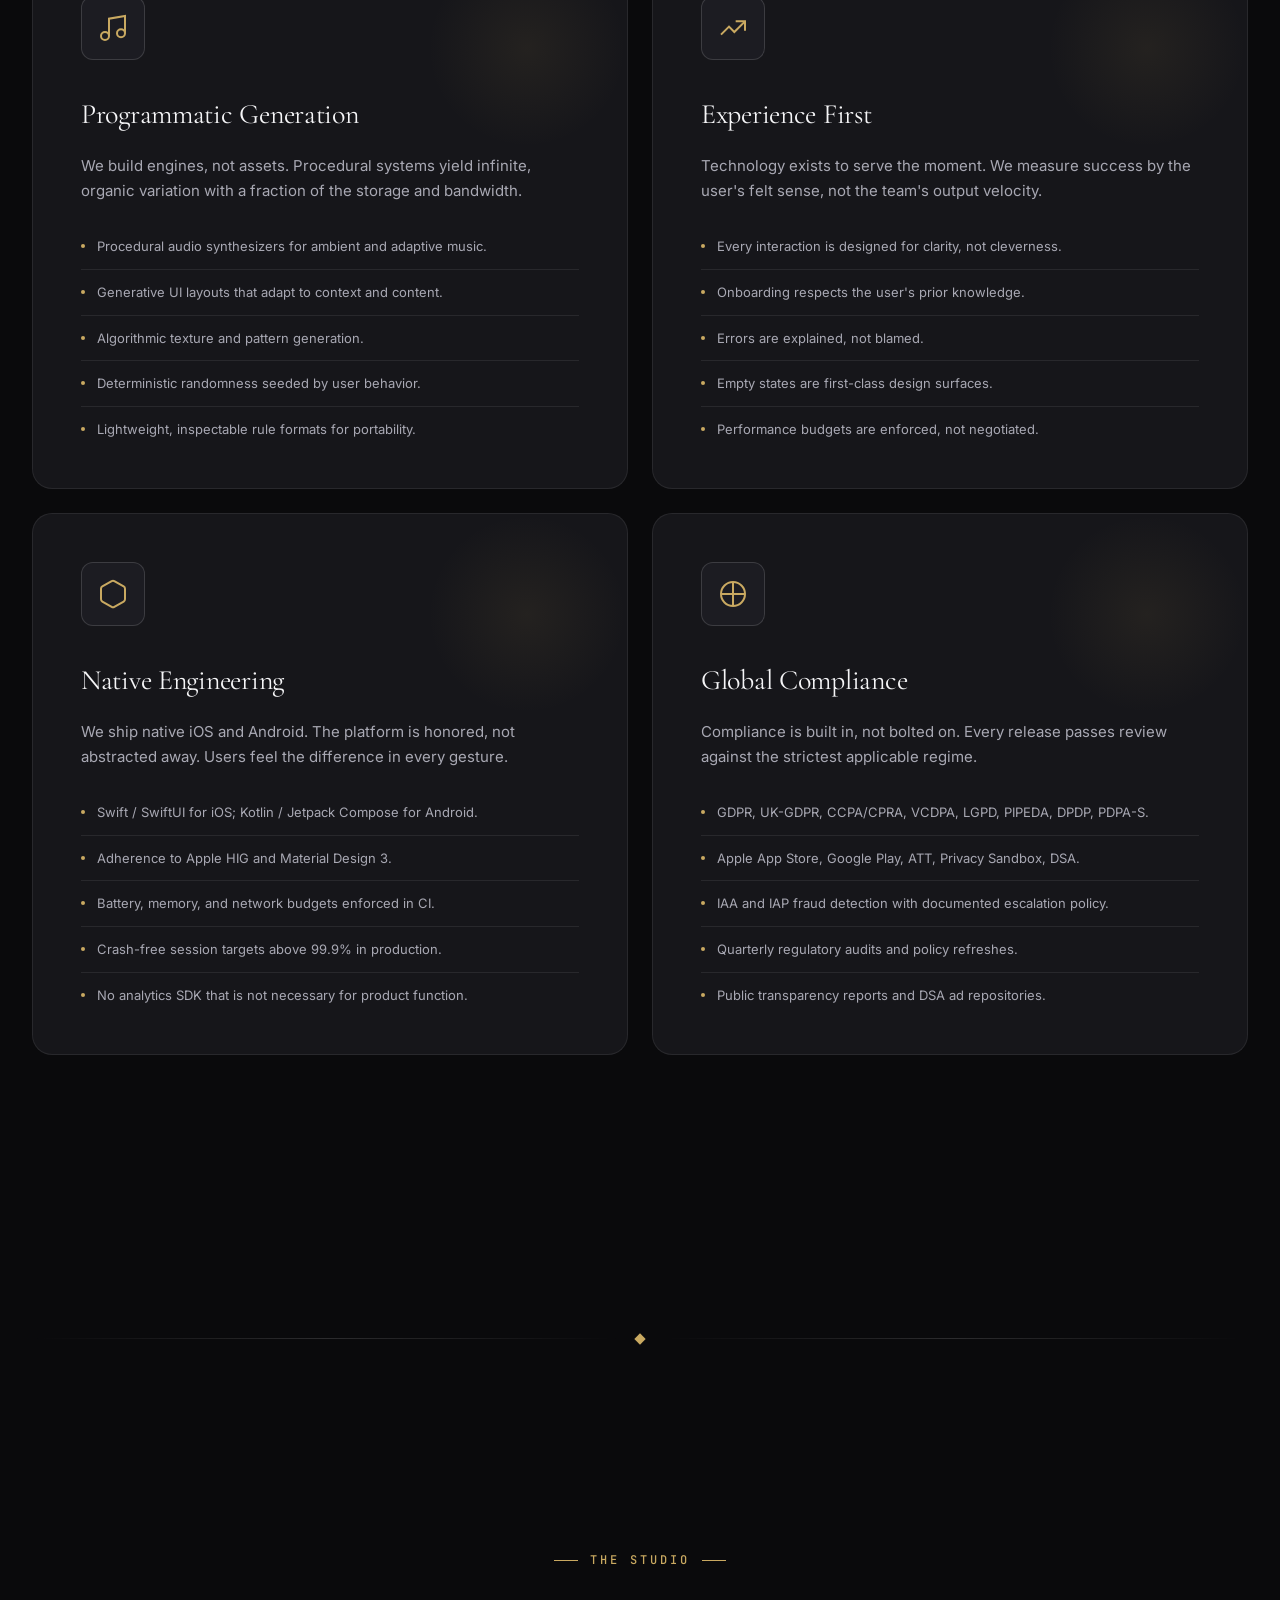
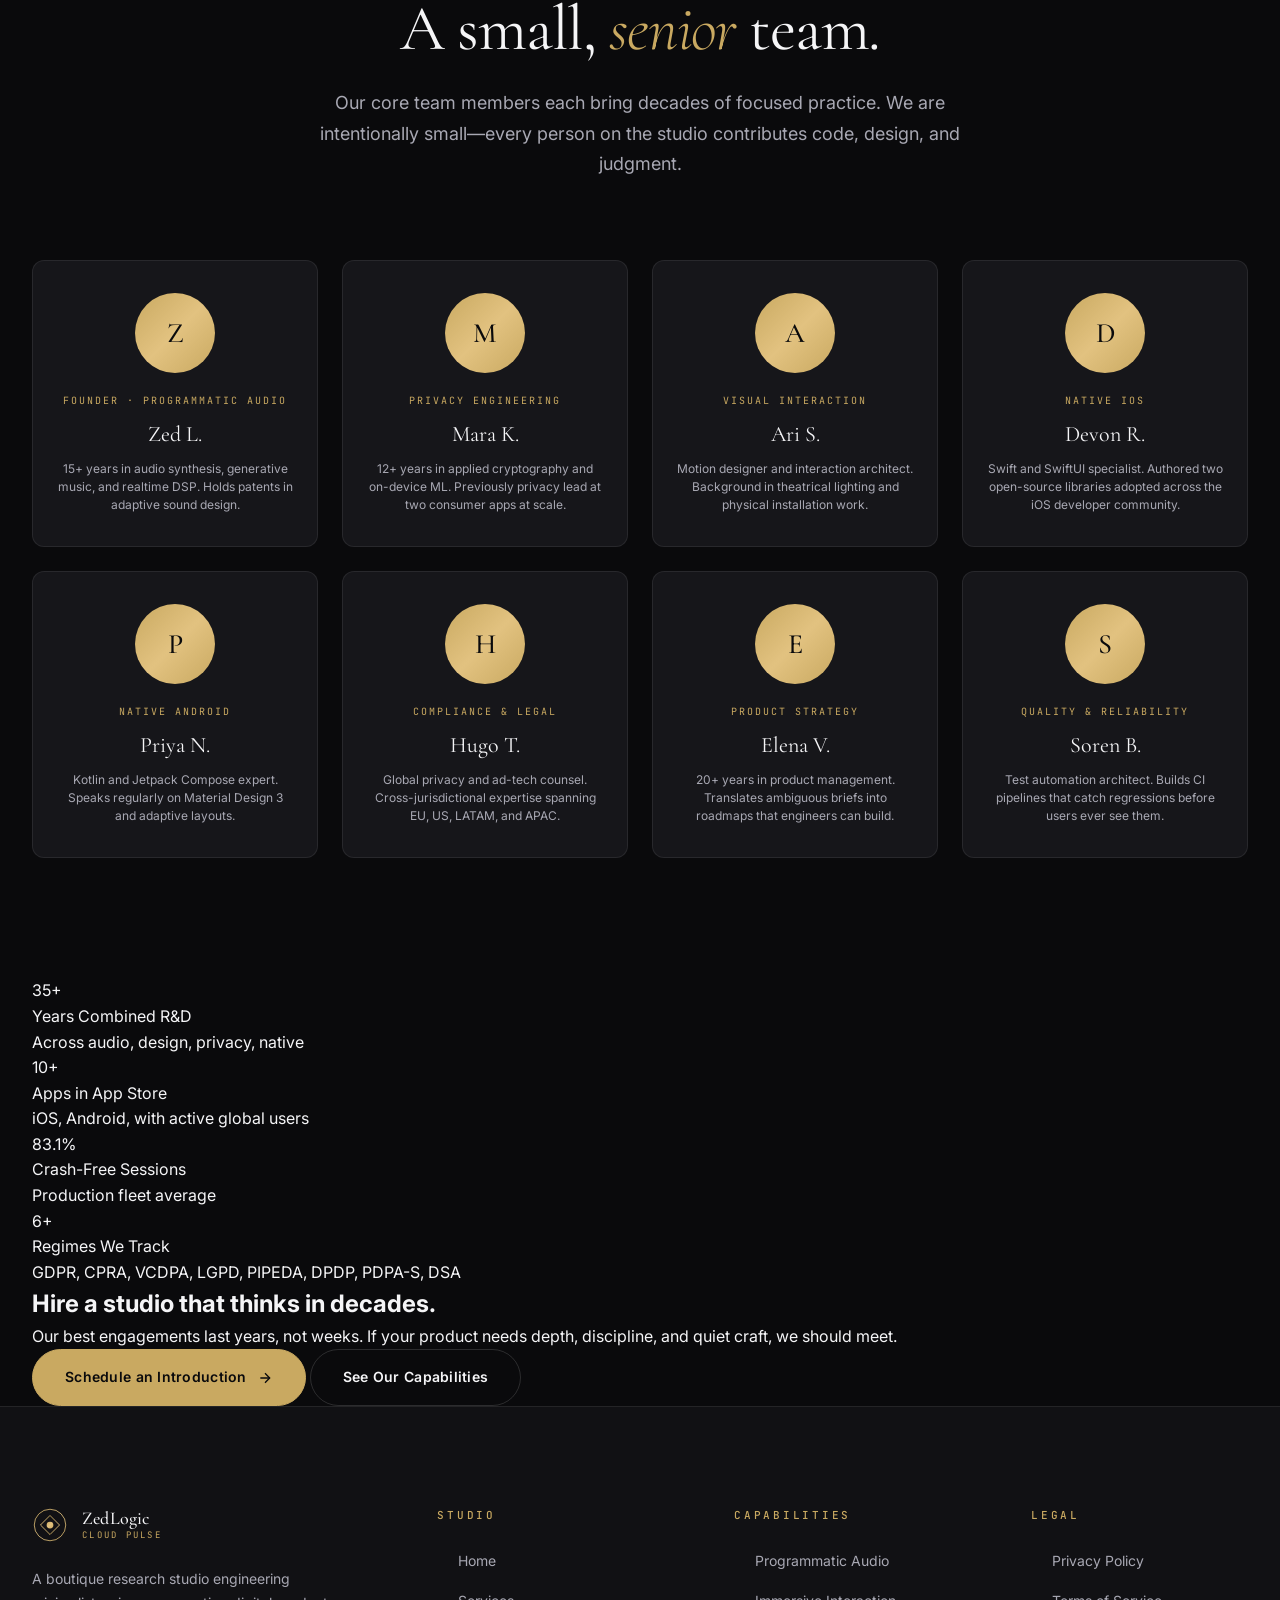
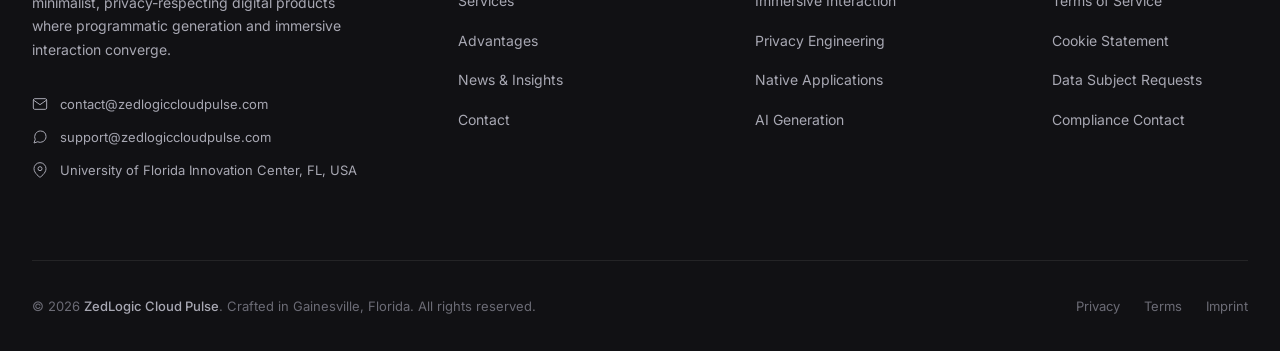
<file: advantages.html>
<!DOCTYPE html>
<html lang="en">
<head>
  <meta charset="UTF-8">
  <meta http-equiv="X-UA-Compatible" content="IE=edge">
  <meta name="viewport" content="width=device-width, initial-scale=1.0">
  <title>Team Advantages — ZedLogic Cloud Pulse | Craft, Privacy, Depth</title>
  <meta name="description" content="Discover the structural advantages of the ZedLogic Cloud Pulse studio: decades of combined R&D experience, programmatic generation depth, privacy-first engineering, and a calm, considered design language.">
  <meta name="keywords" content="team advantages, R&D studio, programmatic generation, privacy engineering, design craft, minimalism, audio synthesis, visual interaction">
  <meta name="robots" content="index, follow">
  <link rel="canonical" href="https://zedlogiccloudpulse.com/advantages.html">

  <meta property="og:type" content="website">
  <meta property="og:title" content="Team Advantages — ZedLogic Cloud Pulse">
  <meta property="og:description" content="What makes our studio structurally different: craft, privacy, depth.">
  <meta property="og:url" content="https://zedlogiccloudpulse.com/advantages.html">
  <meta property="og:locale" content="en_US">

  <link rel="icon" type="image/svg+xml" href="data:image/svg+xml,%3Csvg xmlns='http://www.w3.org/2000/svg' viewBox='0 0 64 64'%3E%3Cdefs%3E%3ClinearGradient id='g' x1='0' y1='0' x2='1' y2='1'%3E%3Cstop offset='0' stop-color='%23c9a961'/%3E%3Cstop offset='1' stop-color='%23e2c280'/%3E%3C/linearGradient%3E%3C/defs%3E%3Ccircle cx='32' cy='32' r='28' stroke='url(%23g)' stroke-width='2' fill='none'/%3E%3Crect x='20' y='20' width='24' height='24' stroke='url(%23g)' stroke-width='2' fill='none' transform='rotate(45 32 32)'/%3E%3Ccircle cx='32' cy='32' r='6' fill='url(%23g)'/%3E%3C/svg%3E">

  <link rel="preconnect" href="https://fonts.googleapis.com">
  <link rel="preconnect" href="https://fonts.gstatic.com" crossorigin>
  <link href="https://fonts.googleapis.com/css2?family=Cormorant+Garamond:ital,wght@0,300;0,400;0,500;0,600;1,300;1,400&family=Inter:wght@300;400;500;600;700&family=JetBrains+Mono:wght@400;500;600&display=swap" rel="stylesheet">

  <link rel="stylesheet" href="css/global.css">
  <link rel="stylesheet" href="css/pages.css">
</head>
<body>

  <div class="page-loader">
    <div class="loader-mark">
      <div class="loader-ring"></div>
      <div class="loader-ring"></div>
      <div class="loader-ring"></div>
    </div>
    <div class="loader-text">ZedLogic // Advantages</div>
  </div>

  <header class="site-header">
    <div class="header-inner">
      <a href="index.html" class="logo">
        <span class="logo-mark">
          <svg viewBox="0 0 64 64" width="36" height="36" fill="none">
            <defs><linearGradient id="logoGradA" x1="0%" y1="0%" x2="100%" y2="100%"><stop offset="0%" stop-color="#c9a961"/><stop offset="50%" stop-color="#e2c280"/><stop offset="100%" stop-color="#c9a961"/></linearGradient></defs>
            <circle cx="32" cy="32" r="28" stroke="url(#logoGradA)" stroke-width="1.5" fill="none"/>
            <rect x="20" y="20" width="24" height="24" stroke="url(#logoGradA)" stroke-width="1.5" fill="none" transform="rotate(45 32 32)"/>
            <circle cx="32" cy="32" r="6" fill="url(#logoGradA)"/>
          </svg>
        </span>
        <span class="logo-text">
          <span class="logo-name">ZedLogic</span>
          <span class="logo-tag">Cloud Pulse</span>
        </span>
      </a>

      <nav aria-label="Primary navigation">
        <ul class="nav-list">
          <li><a href="index.html" class="nav-link">Home</a></li>
          <li><a href="services.html" class="nav-link">Services</a></li>
          <li><a href="advantages.html" class="nav-link active">Advantages</a></li>
          <li><a href="news.html" class="nav-link">News</a></li>
          <li><a href="contact.html" class="nav-link">Contact</a></li>
          <li><a href="contact.html" class="nav-cta">Get in Touch</a></li>
        </ul>
      </nav>

      <button class="menu-toggle" aria-label="Open menu">
        <svg viewBox="0 0 24 24" width="22" height="22" fill="none" stroke="currentColor" stroke-width="1.5"><line x1="3" y1="7" x2="21" y2="7"/><line x1="3" y1="17" x2="21" y2="17"/></svg>
      </button>
    </div>
  </header>

  <section class="page-hero">
    <div class="page-hero-bg"></div>
    <div class="container">
      <div class="page-hero-inner">
        <div class="page-breadcrumb reveal">
          <a href="index.html">Home</a>
          <span class="page-breadcrumb-sep">/</span>
          <span class="page-breadcrumb-current">Advantages</span>
        </div>
        <h1 class="page-title reveal">Our <span class="accent">structural</span> advantage.</h1>
        <p class="page-subtitle reveal">Beyond skills and tooling, what makes the ZedLogic Cloud Pulse studio different is a way of working: a willingness to subtract, a refusal to compromise privacy for convenience, and a devotion to craft.</p>
      </div>
    </div>
  </section>

  <!-- CORE PILLARS -->
  <section class="section">
    <div class="container">
      <div class="section-header">
        <div class="section-tag reveal">Six Pillars</div>
        <h2 class="section-title reveal">Six commitments we keep <span class="accent">without negotiation</span>.</h2>
        <p class="section-subtitle reveal">These are not slogans. They are operational constraints that shape every design decision, every line of code, and every product we ship.</p>
      </div>

      <div class="advantage-categories">
        <article class="advantage-category reveal">
          <div class="advantage-cat-icon">
            <svg viewBox="0 0 24 24" fill="none" stroke="currentColor" stroke-width="1.5"><circle cx="12" cy="12" r="9"/><circle cx="12" cy="12" r="3" fill="currentColor"/></svg>
          </div>
          <h3 class="advantage-cat-name">Minimal Design</h3>
          <p class="advantage-cat-desc">Every element earns its place through utility and meaning. We design for restraint, not absence. Calm interfaces let users think clearly.</p>
          <ul class="advantage-cat-list">
            <li>Information hierarchy is decided before color is selected.</li>
            <li>Animation carries meaning, never decoration.</li>
            <li>Components are reusable, not novel for novelty's sake.</li>
            <li>Visual decisions are documented and reviewable.</li>
            <li>Accessibility is a baseline, not a retrofit.</li>
          </ul>
        </article>

        <article class="advantage-category reveal" data-delay="100">
          <div class="advantage-cat-icon">
            <svg viewBox="0 0 24 24" fill="none" stroke="currentColor" stroke-width="1.5"><rect x="3" y="11" width="18" height="11" rx="2"/><path d="M7 11V7a5 5 0 0 1 10 0v4"/></svg>
          </div>
          <h3 class="advantage-cat-name">Privacy First</h3>
          <p class="advantage-cat-desc">Privacy is an architectural decision, not a policy clause. We engineer so that data does not need to leave the device.</p>
          <ul class="advantage-cat-list">
            <li>Local-first storage with AES-256 encryption at rest.</li>
            <li>Zero-knowledge sync when cloud sync is required.</li>
            <li>Granular, revocable consent architecture.</li>
            <li>Region-aware data residency for EU, US, BR, IN, SA.</li>
            <li>Independent Data Protection Officer for oversight.</li>
          </ul>
        </article>

        <article class="advantage-category reveal" data-delay="200">
          <div class="advantage-cat-icon">
            <svg viewBox="0 0 24 24" fill="none" stroke="currentColor" stroke-width="1.5"><path d="M9 18V5l12-2v13"/><circle cx="6" cy="18" r="3"/><circle cx="18" cy="16" r="3"/></svg>
          </div>
          <h3 class="advantage-cat-name">Programmatic Generation</h3>
          <p class="advantage-cat-desc">We build engines, not assets. Procedural systems yield infinite, organic variation with a fraction of the storage and bandwidth.</p>
          <ul class="advantage-cat-list">
            <li>Procedural audio synthesizers for ambient and adaptive music.</li>
            <li>Generative UI layouts that adapt to context and content.</li>
            <li>Algorithmic texture and pattern generation.</li>
            <li>Deterministic randomness seeded by user behavior.</li>
            <li>Lightweight, inspectable rule formats for portability.</li>
          </ul>
        </article>

        <article class="advantage-category reveal" data-delay="300">
          <div class="advantage-cat-icon">
            <svg viewBox="0 0 24 24" fill="none" stroke="currentColor" stroke-width="1.5"><polyline points="3 17 9 11 13 15 21 7"/><polyline points="14 7 21 7 21 14"/></svg>
          </div>
          <h3 class="advantage-cat-name">Experience First</h3>
          <p class="advantage-cat-desc">Technology exists to serve the moment. We measure success by the user's felt sense, not the team's output velocity.</p>
          <ul class="advantage-cat-list">
            <li>Every interaction is designed for clarity, not cleverness.</li>
            <li>Onboarding respects the user's prior knowledge.</li>
            <li>Errors are explained, not blamed.</li>
            <li>Empty states are first-class design surfaces.</li>
            <li>Performance budgets are enforced, not negotiated.</li>
          </ul>
        </article>

        <article class="advantage-category reveal">
          <div class="advantage-cat-icon">
            <svg viewBox="0 0 24 24" fill="none" stroke="currentColor" stroke-width="1.5"><path d="M21 16V8a2 2 0 0 0-1-1.73l-7-4a2 2 0 0 0-2 0l-7 4A2 2 0 0 0 3 8v8a2 2 0 0 0 1 1.73l7 4a2 2 0 0 0 2 0l7-4A2 2 0 0 0 21 16z"/></svg>
          </div>
          <h3 class="advantage-cat-name">Native Engineering</h3>
          <p class="advantage-cat-desc">We ship native iOS and Android. The platform is honored, not abstracted away. Users feel the difference in every gesture.</p>
          <ul class="advantage-cat-list">
            <li>Swift / SwiftUI for iOS; Kotlin / Jetpack Compose for Android.</li>
            <li>Adherence to Apple HIG and Material Design 3.</li>
            <li>Battery, memory, and network budgets enforced in CI.</li>
            <li>Crash-free session targets above 99.9% in production.</li>
            <li>No analytics SDK that is not necessary for product function.</li>
          </ul>
        </article>

        <article class="advantage-category reveal" data-delay="100">
          <div class="advantage-cat-icon">
            <svg viewBox="0 0 24 24" fill="none" stroke="currentColor" stroke-width="1.5"><circle cx="12" cy="12" r="9"/><line x1="12" y1="3" x2="12" y2="21"/><path d="M3 12h18"/></svg>
          </div>
          <h3 class="advantage-cat-name">Global Compliance</h3>
          <p class="advantage-cat-desc">Compliance is built in, not bolted on. Every release passes review against the strictest applicable regime.</p>
          <ul class="advantage-cat-list">
            <li>GDPR, UK-GDPR, CCPA/CPRA, VCDPA, LGPD, PIPEDA, DPDP, PDPA-S.</li>
            <li>Apple App Store, Google Play, ATT, Privacy Sandbox, DSA.</li>
            <li>IAA and IAP fraud detection with documented escalation policy.</li>
            <li>Quarterly regulatory audits and policy refreshes.</li>
            <li>Public transparency reports and DSA ad repositories.</li>
          </ul>
        </article>
      </div>
    </div>
  </section>

  <div class="container"><div class="divider"><span class="divider-line"></span><span class="divider-icon"></span><span class="divider-line"></span></div></div>

  <!-- TEAM -->
  <section class="section team-members">
    <div class="container">
      <div class="section-header">
        <div class="section-tag reveal">The Studio</div>
        <h2 class="section-title reveal">A small, <span class="accent">senior</span> team.</h2>
        <p class="section-subtitle reveal">Our core team members each bring decades of focused practice. We are intentionally small—every person on the studio contributes code, design, and judgment.</p>
      </div>

      <div class="team-members-grid">
        <article class="team-member reveal" data-tilt>
          <div class="team-member-avatar">Z</div>
          <div class="team-member-role">Founder · Programmatic Audio</div>
          <h3 class="team-member-name">Zed L.</h3>
          <p class="team-member-skill">15+ years in audio synthesis, generative music, and realtime DSP. Holds patents in adaptive sound design.</p>
        </article>

        <article class="team-member reveal" data-delay="100" data-tilt>
          <div class="team-member-avatar">M</div>
          <div class="team-member-role">Privacy Engineering</div>
          <h3 class="team-member-name">Mara K.</h3>
          <p class="team-member-skill">12+ years in applied cryptography and on-device ML. Previously privacy lead at two consumer apps at scale.</p>
        </article>

        <article class="team-member reveal" data-delay="200" data-tilt>
          <div class="team-member-avatar">A</div>
          <div class="team-member-role">Visual Interaction</div>
          <h3 class="team-member-name">Ari S.</h3>
          <p class="team-member-skill">Motion designer and interaction architect. Background in theatrical lighting and physical installation work.</p>
        </article>

        <article class="team-member reveal" data-delay="300" data-tilt>
          <div class="team-member-avatar">D</div>
          <div class="team-member-role">Native iOS</div>
          <h3 class="team-member-name">Devon R.</h3>
          <p class="team-member-skill">Swift and SwiftUI specialist. Authored two open-source libraries adopted across the iOS developer community.</p>
        </article>

        <article class="team-member reveal" data-tilt>
          <div class="team-member-avatar">P</div>
          <div class="team-member-role">Native Android</div>
          <h3 class="team-member-name">Priya N.</h3>
          <p class="team-member-skill">Kotlin and Jetpack Compose expert. Speaks regularly on Material Design 3 and adaptive layouts.</p>
        </article>

        <article class="team-member reveal" data-delay="100" data-tilt>
          <div class="team-member-avatar">H</div>
          <div class="team-member-role">Compliance & Legal</div>
          <h3 class="team-member-name">Hugo T.</h3>
          <p class="team-member-skill">Global privacy and ad-tech counsel. Cross-jurisdictional expertise spanning EU, US, LATAM, and APAC.</p>
        </article>

        <article class="team-member reveal" data-delay="200" data-tilt>
          <div class="team-member-avatar">E</div>
          <div class="team-member-role">Product Strategy</div>
          <h3 class="team-member-name">Elena V.</h3>
          <p class="team-member-skill">20+ years in product management. Translates ambiguous briefs into roadmaps that engineers can build.</p>
        </article>

        <article class="team-member reveal" data-delay="300" data-tilt>
          <div class="team-member-avatar">S</div>
          <div class="team-member-role">Quality & Reliability</div>
          <h3 class="team-member-name">Soren B.</h3>
          <p class="team-member-skill">Test automation architect. Builds CI pipelines that catch regressions before users ever see them.</p>
        </article>
      </div>
    </div>
  </section>

  <!-- STATS STRIP -->
  <section class="metrics">
    <div class="container">
      <div class="metrics-grid">
        <div class="metric reveal">
          <div class="metric-num"><span data-counter="40" data-duration="2000">0</span><span class="metric-suffix">+</span></div>
          <div class="metric-label">Years Combined R&D</div>
          <div class="metric-sub">Across audio, design, privacy, native</div>
        </div>
        <div class="metric reveal" data-delay="100">
          <div class="metric-num"><span data-counter="12" data-duration="2000">0</span><span class="metric-suffix">+</span></div>
          <div class="metric-label">Apps in App Store</div>
          <div class="metric-sub">iOS, Android, with active global users</div>
        </div>
        <div class="metric reveal" data-delay="200">
          <div class="metric-num"><span data-counter="98.7" data-decimals="1" data-duration="2200">0</span><span class="metric-suffix">%</span></div>
          <div class="metric-label">Crash-Free Sessions</div>
          <div class="metric-sub">Production fleet average</div>
        </div>
        <div class="metric reveal" data-delay="300">
          <div class="metric-num"><span data-counter="8" data-duration="2200">0</span><span class="metric-suffix">+</span></div>
          <div class="metric-label">Regimes We Track</div>
          <div class="metric-sub">GDPR, CPRA, VCDPA, LGPD, PIPEDA, DPDP, PDPA-S, DSA</div>
        </div>
      </div>
    </div>
  </section>

  <!-- CTA -->
  <section class="cta-section">
    <div class="cta-bg"></div>
    <div class="container">
      <div class="cta-inner">
        <h2 class="cta-title reveal">Hire a studio that <span class="accent">thinks in decades</span>.</h2>
        <p class="cta-text reveal">Our best engagements last years, not weeks. If your product needs depth, discipline, and quiet craft, we should meet.</p>
        <div class="cta-actions reveal">
          <a href="contact.html" class="btn btn-accent">Schedule an Introduction
            <svg viewBox="0 0 24 24" width="16" height="16" fill="none" stroke="currentColor" stroke-width="2"><line x1="5" y1="12" x2="19" y2="12"/><polyline points="12 5 19 12 12 19"/></svg>
          </a>
          <a href="services.html" class="btn btn-secondary">See Our Capabilities</a>
        </div>
      </div>
    </div>
  </section>

  <footer class="site-footer">
    <div class="container">
      <div class="footer-top">
        <div class="footer-brand">
          <a href="index.html" class="logo">
            <span class="logo-mark">
              <svg viewBox="0 0 64 64" width="36" height="36" fill="none">
                <defs><linearGradient id="logoGradFA" x1="0%" y1="0%" x2="100%" y2="100%"><stop offset="0%" stop-color="#c9a961"/><stop offset="50%" stop-color="#e2c280"/><stop offset="100%" stop-color="#c9a961"/></linearGradient></defs>
                <circle cx="32" cy="32" r="28" stroke="url(#logoGradFA)" stroke-width="1.5" fill="none"/>
                <rect x="20" y="20" width="24" height="24" stroke="url(#logoGradFA)" stroke-width="1.5" fill="none" transform="rotate(45 32 32)"/>
                <circle cx="32" cy="32" r="6" fill="url(#logoGradFA)"/>
              </svg>
            </span>
            <span class="logo-text"><span class="logo-name">ZedLogic</span><span class="logo-tag">Cloud Pulse</span></span>
          </a>
          <p class="footer-brand-desc">A boutique research studio engineering minimalist, privacy-respecting digital products where programmatic generation and immersive interaction converge.</p>
          <div class="footer-contact">
            <a class="footer-contact-item" href="mailto:contact@zedlogiccloudpulse.com"><svg viewBox="0 0 24 24" fill="none" stroke="currentColor" stroke-width="1.5"><path d="M4 4h16c1.1 0 2 .9 2 2v12c0 1.1-.9 2-2 2H4c-1.1 0-2-.9-2-2V6c0-1.1.9-2 2-2z"/><polyline points="22 6 12 13 2 6"/></svg>contact@zedlogiccloudpulse.com</a>
            <a class="footer-contact-item" href="mailto:support@zedlogiccloudpulse.com"><svg viewBox="0 0 24 24" fill="none" stroke="currentColor" stroke-width="1.5"><path d="M21 11.5a8.38 8.38 0 0 1-.9 3.8 8.5 8.5 0 0 1-7.6 4.7 8.38 8.38 0 0 1-3.8-.9L3 21l1.9-5.7a8.38 8.38 0 0 1-.9-3.8 8.5 8.5 0 0 1 4.7-7.6 8.38 8.38 0 0 1 3.8-.9h.5a8.48 8.48 0 0 1 8 8v.5z"/></svg>support@zedlogiccloudpulse.com</a>
            <div class="footer-contact-item"><svg viewBox="0 0 24 24" fill="none" stroke="currentColor" stroke-width="1.5"><path d="M21 10c0 7-9 13-9 13s-9-6-9-13a9 9 0 0 1 18 0z"/><circle cx="12" cy="10" r="3"/></svg>University of Florida Innovation Center, FL, USA</div>
          </div>
        </div>
        <div><h4 class="footer-title">Studio</h4><ul class="footer-list"><li><a href="index.html">Home</a></li><li><a href="services.html">Services</a></li><li><a href="advantages.html">Advantages</a></li><li><a href="news.html">News & Insights</a></li><li><a href="contact.html">Contact</a></li></ul></div>
        <div><h4 class="footer-title">Capabilities</h4><ul class="footer-list"><li><a href="services.html#programmatic">Programmatic Audio</a></li><li><a href="services.html#interaction">Immersive Interaction</a></li><li><a href="services.html#privacy">Privacy Engineering</a></li><li><a href="services.html#apps">Native Applications</a></li><li><a href="services.html#ai">AI Generation</a></li></ul></div>
        <div><h4 class="footer-title">Legal</h4><ul class="footer-list"><li><a href="privacy.html">Privacy Policy</a></li><li><a href="terms.html">Terms of Service</a></li><li><a href="privacy.html#cookies">Cookie Statement</a></li><li><a href="privacy.html#dsr">Data Subject Requests</a></li><li><a href="privacy.html#contact">Compliance Contact</a></li></ul></div>
      </div>
      <div class="footer-bottom">
        <p class="footer-copy">© 2026 <strong>ZedLogic Cloud Pulse</strong>. Crafted in Gainesville, Florida. All rights reserved.</p>
        <ul class="footer-bottom-links"><li><a href="privacy.html">Privacy</a></li><li><a href="terms.html">Terms</a></li><li><a href="contact.html">Imprint</a></li></ul>
      </div>
    </div>
  </footer>

  <script src="js/main.js"></script>
</body>
</html>
</file>
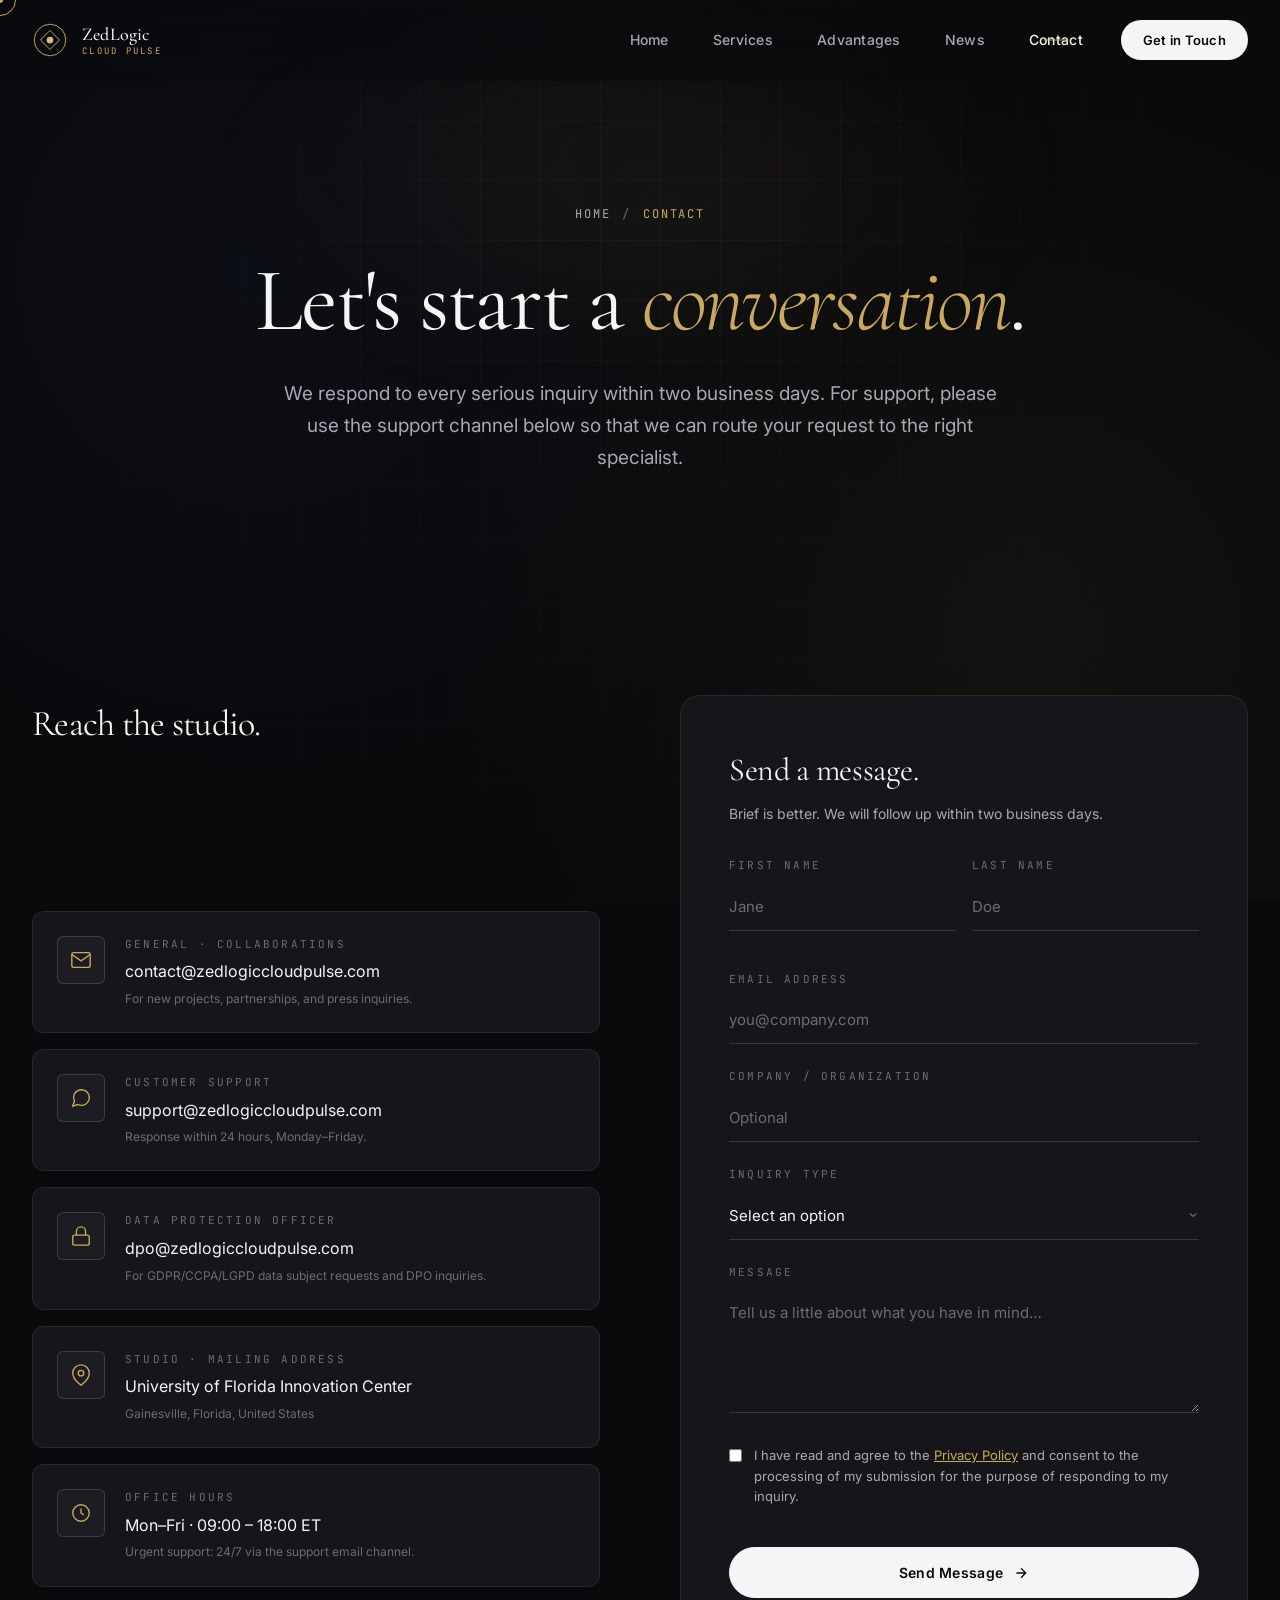
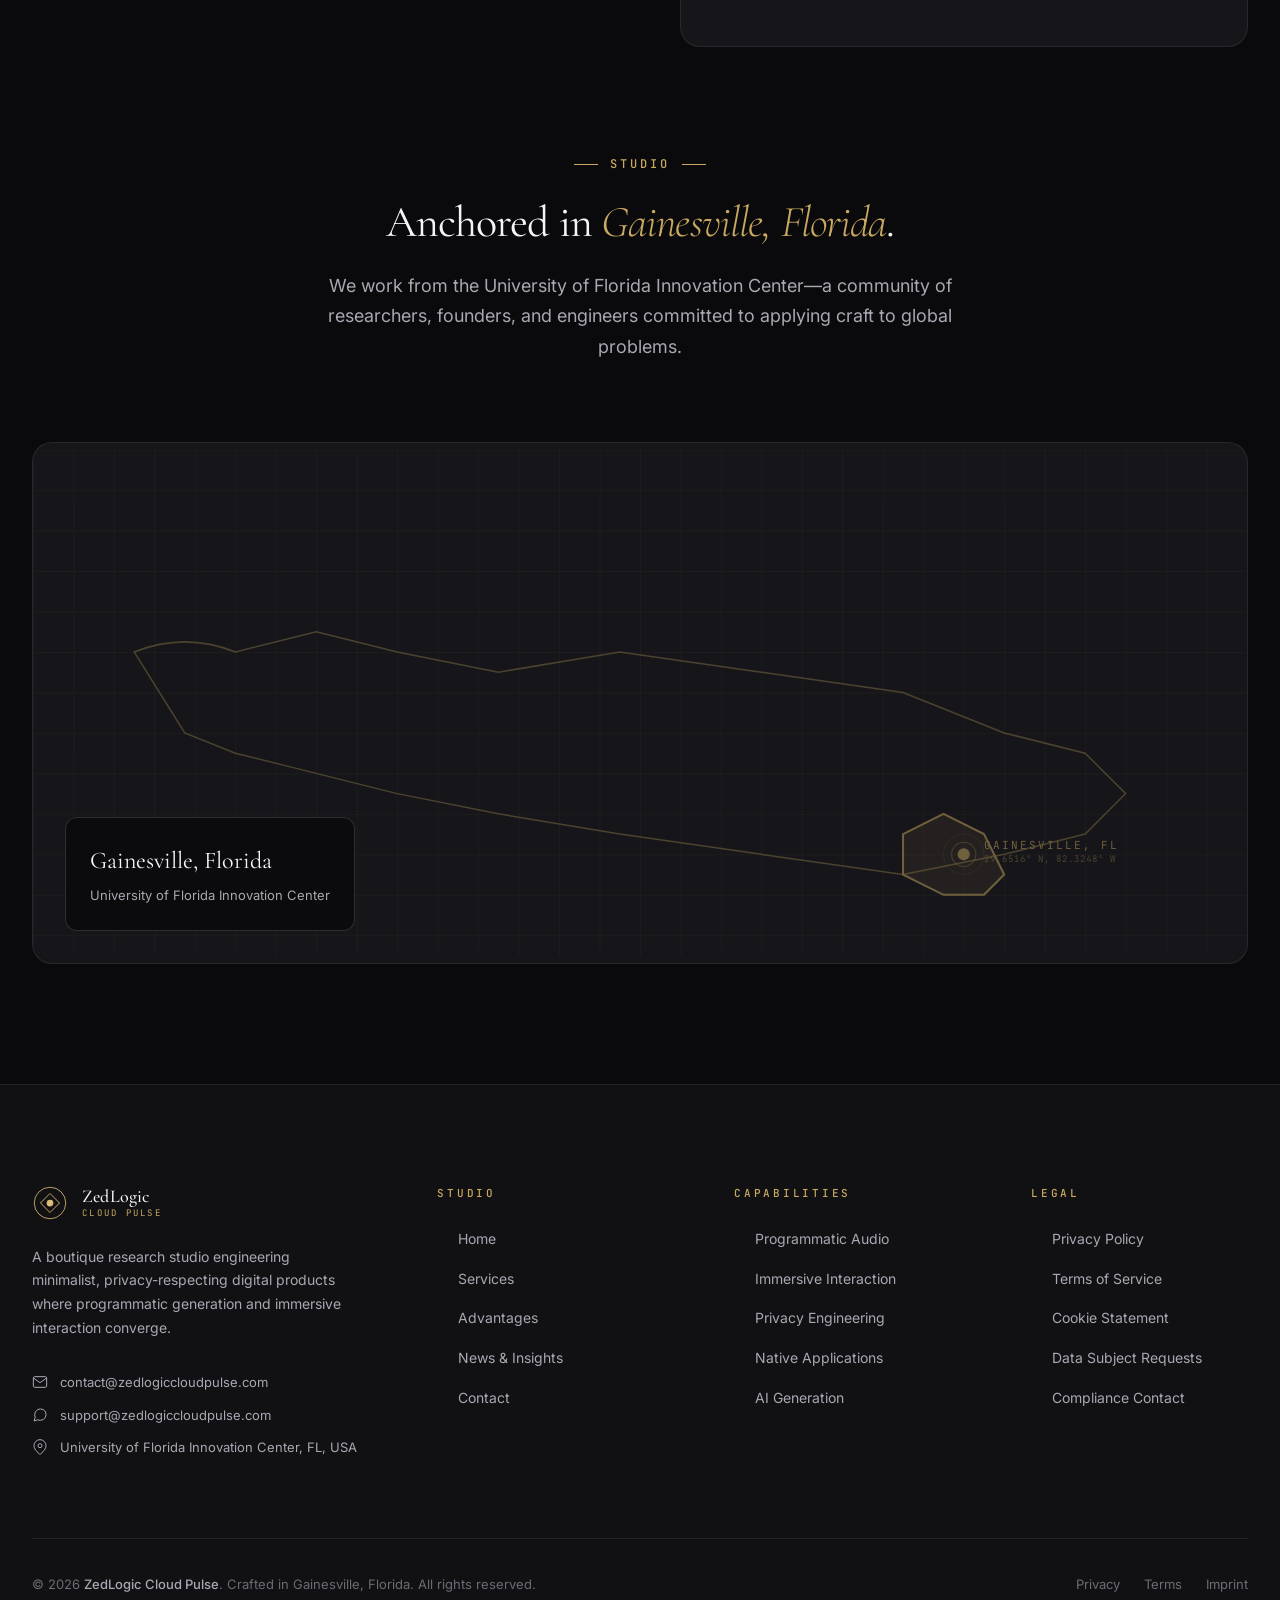
<file: contact.html>
<!DOCTYPE html>
<html lang="en">
<head>
  <meta charset="UTF-8">
  <meta http-equiv="X-UA-Compatible" content="IE=edge">
  <meta name="viewport" content="width=device-width, initial-scale=1.0">
  <title>Contact — ZedLogic Cloud Pulse | Get in Touch</title>
  <meta name="description" content="Contact ZedLogic Cloud Pulse. Reach our team for collaboration, support, or compliance inquiries. Located at the University of Florida Innovation Center.">
  <meta name="keywords" content="contact, support, collaboration, compliance, data protection officer">
  <meta name="robots" content="index, follow">
  <link rel="canonical" href="https://zedlogiccloudpulse.com/contact.html">

  <meta property="og:type" content="website">
  <meta property="og:title" content="Contact — ZedLogic Cloud Pulse">
  <meta property="og:description" content="Reach our studio for collaborations, support, or compliance inquiries.">
  <meta property="og:url" content="https://zedlogiccloudpulse.com/contact.html">

  <link rel="icon" type="image/svg+xml" href="data:image/svg+xml,%3Csvg xmlns='http://www.w3.org/2000/svg' viewBox='0 0 64 64'%3E%3Cdefs%3E%3ClinearGradient id='g' x1='0' y1='0' x2='1' y2='1'%3E%3Cstop offset='0' stop-color='%23c9a961'/%3E%3Cstop offset='1' stop-color='%23e2c280'/%3E%3C/linearGradient%3E%3C/defs%3E%3Ccircle cx='32' cy='32' r='28' stroke='url(%23g)' stroke-width='2' fill='none'/%3E%3Crect x='20' y='20' width='24' height='24' stroke='url(%23g)' stroke-width='2' fill='none' transform='rotate(45 32 32)'/%3E%3Ccircle cx='32' cy='32' r='6' fill='url(%23g)'/%3E%3C/svg%3E">

  <link rel="preconnect" href="https://fonts.googleapis.com">
  <link rel="preconnect" href="https://fonts.gstatic.com" crossorigin>
  <link href="https://fonts.googleapis.com/css2?family=Cormorant+Garamond:ital,wght@0,300;0,400;0,500;0,600;1,300;1,400&family=Inter:wght@300;400;500;600;700&family=JetBrains+Mono:wght@400;500;600&display=swap" rel="stylesheet">

  <link rel="stylesheet" href="css/global.css">
  <link rel="stylesheet" href="css/pages.css">
</head>
<body>

  <div class="page-loader">
    <div class="loader-mark">
      <div class="loader-ring"></div>
      <div class="loader-ring"></div>
      <div class="loader-ring"></div>
    </div>
    <div class="loader-text">ZedLogic // Contact</div>
  </div>

  <header class="site-header">
    <div class="header-inner">
      <a href="index.html" class="logo">
        <span class="logo-mark">
          <svg viewBox="0 0 64 64" width="36" height="36" fill="none">
            <defs><linearGradient id="logoGradC" x1="0%" y1="0%" x2="100%" y2="100%"><stop offset="0%" stop-color="#c9a961"/><stop offset="50%" stop-color="#e2c280"/><stop offset="100%" stop-color="#c9a961"/></linearGradient></defs>
            <circle cx="32" cy="32" r="28" stroke="url(#logoGradC)" stroke-width="1.5" fill="none"/>
            <rect x="20" y="20" width="24" height="24" stroke="url(#logoGradC)" stroke-width="1.5" fill="none" transform="rotate(45 32 32)"/>
            <circle cx="32" cy="32" r="6" fill="url(#logoGradC)"/>
          </svg>
        </span>
        <span class="logo-text"><span class="logo-name">ZedLogic</span><span class="logo-tag">Cloud Pulse</span></span>
      </a>

      <nav aria-label="Primary navigation">
        <ul class="nav-list">
          <li><a href="index.html" class="nav-link">Home</a></li>
          <li><a href="services.html" class="nav-link">Services</a></li>
          <li><a href="advantages.html" class="nav-link">Advantages</a></li>
          <li><a href="news.html" class="nav-link">News</a></li>
          <li><a href="contact.html" class="nav-link active">Contact</a></li>
          <li><a href="contact.html" class="nav-cta">Get in Touch</a></li>
        </ul>
      </nav>

      <button class="menu-toggle" aria-label="Open menu">
        <svg viewBox="0 0 24 24" width="22" height="22" fill="none" stroke="currentColor" stroke-width="1.5"><line x1="3" y1="7" x2="21" y2="7"/><line x1="3" y1="17" x2="21" y2="17"/></svg>
      </button>
    </div>
  </header>

  <section class="page-hero">
    <div class="page-hero-bg"></div>
    <div class="container">
      <div class="page-hero-inner">
        <div class="page-breadcrumb reveal">
          <a href="index.html">Home</a>
          <span class="page-breadcrumb-sep">/</span>
          <span class="page-breadcrumb-current">Contact</span>
        </div>
        <h1 class="page-title reveal">Let's start a <span class="accent">conversation</span>.</h1>
        <p class="page-subtitle reveal">We respond to every serious inquiry within two business days. For support, please use the support channel below so that we can route your request to the right specialist.</p>
      </div>
    </div>
  </section>

  <!-- CONTACT GRID -->
  <section class="section">
    <div class="container">
      <div class="contact-grid">
        <!-- LEFT: contact info -->
        <div>
          <h2 class="contact-info-title reveal">Reach the studio.</h2>
          <p class="contact-info-desc reveal">Our team is distributed across time zones, but anchored at the University of Florida Innovation Center. Choose the channel that best matches your inquiry for the fastest response.</p>

          <div class="contact-methods">
            <a class="contact-method reveal" href="mailto:contact@zedlogiccloudpulse.com">
              <div class="contact-method-icon">
                <svg viewBox="0 0 24 24" fill="none" stroke="currentColor" stroke-width="1.5"><path d="M4 4h16c1.1 0 2 .9 2 2v12c0 1.1-.9 2-2 2H4c-1.1 0-2-.9-2-2V6c0-1.1.9-2 2-2z"/><polyline points="22 6 12 13 2 6"/></svg>
              </div>
              <div class="contact-method-content">
                <div class="contact-method-label">General · Collaborations</div>
                <div class="contact-method-value">contact@zedlogiccloudpulse.com</div>
                <div class="contact-method-note">For new projects, partnerships, and press inquiries.</div>
              </div>
            </a>

            <a class="contact-method reveal" data-delay="100" href="mailto:support@zedlogiccloudpulse.com">
              <div class="contact-method-icon">
                <svg viewBox="0 0 24 24" fill="none" stroke="currentColor" stroke-width="1.5"><path d="M21 11.5a8.38 8.38 0 0 1-.9 3.8 8.5 8.5 0 0 1-7.6 4.7 8.38 8.38 0 0 1-3.8-.9L3 21l1.9-5.7a8.38 8.38 0 0 1-.9-3.8 8.5 8.5 0 0 1 4.7-7.6 8.38 8.38 0 0 1 3.8-.9h.5a8.48 8.48 0 0 1 8 8v.5z"/></svg>
              </div>
              <div class="contact-method-content">
                <div class="contact-method-label">Customer Support</div>
                <div class="contact-method-value">support@zedlogiccloudpulse.com</div>
                <div class="contact-method-note">Response within 24 hours, Monday–Friday.</div>
              </div>
            </a>

            <a class="contact-method reveal" data-delay="200" href="mailto:dpo@zedlogiccloudpulse.com">
              <div class="contact-method-icon">
                <svg viewBox="0 0 24 24" fill="none" stroke="currentColor" stroke-width="1.5"><rect x="3" y="11" width="18" height="11" rx="2"/><path d="M7 11V7a5 5 0 0 1 10 0v4"/></svg>
              </div>
              <div class="contact-method-content">
                <div class="contact-method-label">Data Protection Officer</div>
                <div class="contact-method-value">dpo@zedlogiccloudpulse.com</div>
                <div class="contact-method-note">For GDPR/CCPA/LGPD data subject requests and DPO inquiries.</div>
              </div>
            </a>

            <div class="contact-method reveal" data-delay="300">
              <div class="contact-method-icon">
                <svg viewBox="0 0 24 24" fill="none" stroke="currentColor" stroke-width="1.5"><path d="M21 10c0 7-9 13-9 13s-9-6-9-13a9 9 0 0 1 18 0z"/><circle cx="12" cy="10" r="3"/></svg>
              </div>
              <div class="contact-method-content">
                <div class="contact-method-label">Studio · Mailing Address</div>
                <div class="contact-method-value">University of Florida Innovation Center</div>
                <div class="contact-method-note">Gainesville, Florida, United States</div>
              </div>
            </div>

            <div class="contact-method reveal" data-delay="400">
              <div class="contact-method-icon">
                <svg viewBox="0 0 24 24" fill="none" stroke="currentColor" stroke-width="1.5"><circle cx="12" cy="12" r="9"/><polyline points="12 7 12 12 15 14"/></svg>
              </div>
              <div class="contact-method-content">
                <div class="contact-method-label">Office Hours</div>
                <div class="contact-method-value">Mon–Fri · 09:00 – 18:00 ET</div>
                <div class="contact-method-note">Urgent support: 24/7 via the support email channel.</div>
              </div>
            </div>
          </div>
        </div>

        <!-- RIGHT: form -->
        <div>
          <form class="contact-form reveal" id="contact-form" novalidate>
            <h2 class="form-title">Send a message.</h2>
            <p class="form-subtitle">Brief is better. We will follow up within two business days.</p>

            <div class="form-row">
              <div class="form-group">
                <label class="form-label" for="first-name">First Name</label>
                <input class="form-input" id="first-name" name="first_name" type="text" placeholder="Jane" required>
              </div>
              <div class="form-group">
                <label class="form-label" for="last-name">Last Name</label>
                <input class="form-input" id="last-name" name="last_name" type="text" placeholder="Doe" required>
              </div>
            </div>

            <div class="form-group">
              <label class="form-label" for="email">Email Address</label>
              <input class="form-input" id="email" name="email" type="email" placeholder="you@company.com" required>
            </div>

            <div class="form-group">
              <label class="form-label" for="company">Company / Organization</label>
              <input class="form-input" id="company" name="company" type="text" placeholder="Optional">
            </div>

            <div class="form-group">
              <label class="form-label" for="topic">Inquiry Type</label>
              <select class="form-select" id="topic" name="topic" required>
                <option value="">Select an option</option>
                <option>New Project / Collaboration</option>
                <option>Existing App Support</option>
                <option>Privacy / Compliance Inquiry</option>
                <option>Press / Media</option>
                <option>Partnership / Investment</option>
                <option>Other</option>
              </select>
            </div>

            <div class="form-group">
              <label class="form-label" for="message">Message</label>
              <textarea class="form-textarea" id="message" name="message" placeholder="Tell us a little about what you have in mind…" rows="5" required></textarea>
            </div>

            <div class="form-group">
              <label style="display:flex;align-items:flex-start;gap:12px;font-size:13px;color:var(--color-text-soft);line-height:1.6;cursor:pointer;">
                <input type="checkbox" required style="margin-top:4px;accent-color:var(--color-accent);">
                <span>I have read and agree to the <a href="privacy.html" style="color:var(--color-accent);text-decoration:underline;">Privacy Policy</a> and consent to the processing of my submission for the purpose of responding to my inquiry.</span>
              </label>
            </div>

            <button type="submit" class="btn btn-primary form-submit" data-magnetic>
              Send Message
              <svg viewBox="0 0 24 24" width="16" height="16" fill="none" stroke="currentColor" stroke-width="2"><line x1="5" y1="12" x2="19" y2="12"/><polyline points="12 5 19 12 12 19"/></svg>
            </button>
          </form>
        </div>
      </div>

      <!-- MAP -->
      <div class="map-section">
        <div class="section-header">
          <div class="section-tag reveal">Studio</div>
          <h2 class="section-title reveal" style="font-size:clamp(28px, 4vw, 44px);">Anchored in <span class="accent">Gainesville, Florida</span>.</h2>
          <p class="section-subtitle reveal">We work from the University of Florida Innovation Center—a community of researchers, founders, and engineers committed to applying craft to global problems.</p>
        </div>

        <div class="map-container reveal">
          <svg viewBox="0 0 1200 500" width="100%" height="100%" style="position:absolute;inset:0;opacity:0.5;">
            <defs>
              <pattern id="gridMap" width="40" height="40" patternUnits="userSpaceOnUse">
                <path d="M 40 0 L 0 0 0 40" fill="none" stroke="#c9a961" stroke-width="0.5" opacity="0.3"/>
              </pattern>
            </defs>
            <rect width="1200" height="500" fill="url(#gridMap)"/>
            <!-- US simplified outline -->
            <path d="M 100 200 Q 150 180 200 200 L 280 180 L 360 200 L 460 220 L 580 200 L 720 220 L 860 240 L 960 280 L 1040 300 L 1080 340 L 1040 380 L 960 400 L 860 420 L 720 400 L 580 380 L 460 360 L 360 340 L 280 320 L 200 300 L 150 280 Z" stroke="#c9a961" stroke-width="1.5" fill="none" opacity="0.6"/>
            <!-- Florida emphasized -->
            <path d="M 860 380 L 900 360 L 940 380 L 960 420 L 940 440 L 900 440 L 860 420 Z" stroke="#c9a961" stroke-width="2" fill="#c9a961" fill-opacity="0.15"/>
            <!-- Pin -->
            <circle cx="920" cy="400" r="6" fill="#c9a961"/>
            <circle cx="920" cy="400" r="12" fill="none" stroke="#c9a961" stroke-width="1" opacity="0.5"/>
            <circle cx="920" cy="400" r="20" fill="none" stroke="#c9a961" stroke-width="0.5" opacity="0.3"/>
            <text x="940" y="395" font-family="JetBrains Mono, monospace" font-size="11" fill="#c9a961" letter-spacing="2">GAINESVILLE, FL</text>
            <text x="940" y="408" font-family="JetBrains Mono, monospace" font-size="9" fill="#c9a961" opacity="0.6" letter-spacing="1">29.6516° N, 82.3248° W</text>
          </svg>
          <div class="map-info">
            <div class="map-info-city">Gainesville, Florida</div>
            <div class="map-info-detail">University of Florida Innovation Center</div>
          </div>
        </div>
      </div>
    </div>
  </section>

  <footer class="site-footer">
    <div class="container">
      <div class="footer-top">
        <div class="footer-brand">
          <a href="index.html" class="logo">
            <span class="logo-mark">
              <svg viewBox="0 0 64 64" width="36" height="36" fill="none">
                <defs><linearGradient id="logoGradFC" x1="0%" y1="0%" x2="100%" y2="100%"><stop offset="0%" stop-color="#c9a961"/><stop offset="50%" stop-color="#e2c280"/><stop offset="100%" stop-color="#c9a961"/></linearGradient></defs>
                <circle cx="32" cy="32" r="28" stroke="url(#logoGradFC)" stroke-width="1.5" fill="none"/>
                <rect x="20" y="20" width="24" height="24" stroke="url(#logoGradFC)" stroke-width="1.5" fill="none" transform="rotate(45 32 32)"/>
                <circle cx="32" cy="32" r="6" fill="url(#logoGradFC)"/>
              </svg>
            </span>
            <span class="logo-text"><span class="logo-name">ZedLogic</span><span class="logo-tag">Cloud Pulse</span></span>
          </a>
          <p class="footer-brand-desc">A boutique research studio engineering minimalist, privacy-respecting digital products where programmatic generation and immersive interaction converge.</p>
          <div class="footer-contact">
            <a class="footer-contact-item" href="mailto:contact@zedlogiccloudpulse.com"><svg viewBox="0 0 24 24" fill="none" stroke="currentColor" stroke-width="1.5"><path d="M4 4h16c1.1 0 2 .9 2 2v12c0 1.1-.9 2-2 2H4c-1.1 0-2-.9-2-2V6c0-1.1.9-2 2-2z"/><polyline points="22 6 12 13 2 6"/></svg>contact@zedlogiccloudpulse.com</a>
            <a class="footer-contact-item" href="mailto:support@zedlogiccloudpulse.com"><svg viewBox="0 0 24 24" fill="none" stroke="currentColor" stroke-width="1.5"><path d="M21 11.5a8.38 8.38 0 0 1-.9 3.8 8.5 8.5 0 0 1-7.6 4.7 8.38 8.38 0 0 1-3.8-.9L3 21l1.9-5.7a8.38 8.38 0 0 1-.9-3.8 8.5 8.5 0 0 1 4.7-7.6 8.38 8.38 0 0 1 3.8-.9h.5a8.48 8.48 0 0 1 8 8v.5z"/></svg>support@zedlogiccloudpulse.com</a>
            <div class="footer-contact-item"><svg viewBox="0 0 24 24" fill="none" stroke="currentColor" stroke-width="1.5"><path d="M21 10c0 7-9 13-9 13s-9-6-9-13a9 9 0 0 1 18 0z"/><circle cx="12" cy="10" r="3"/></svg>University of Florida Innovation Center, FL, USA</div>
          </div>
        </div>
        <div><h4 class="footer-title">Studio</h4><ul class="footer-list"><li><a href="index.html">Home</a></li><li><a href="services.html">Services</a></li><li><a href="advantages.html">Advantages</a></li><li><a href="news.html">News & Insights</a></li><li><a href="contact.html">Contact</a></li></ul></div>
        <div><h4 class="footer-title">Capabilities</h4><ul class="footer-list"><li><a href="services.html#programmatic">Programmatic Audio</a></li><li><a href="services.html#interaction">Immersive Interaction</a></li><li><a href="services.html#privacy">Privacy Engineering</a></li><li><a href="services.html#apps">Native Applications</a></li><li><a href="services.html#ai">AI Generation</a></li></ul></div>
        <div><h4 class="footer-title">Legal</h4><ul class="footer-list"><li><a href="privacy.html">Privacy Policy</a></li><li><a href="terms.html">Terms of Service</a></li><li><a href="privacy.html#cookies">Cookie Statement</a></li><li><a href="privacy.html#dsr">Data Subject Requests</a></li><li><a href="privacy.html#contact">Compliance Contact</a></li></ul></div>
      </div>
      <div class="footer-bottom">
        <p class="footer-copy">© 2026 <strong>ZedLogic Cloud Pulse</strong>. Crafted in Gainesville, Florida. All rights reserved.</p>
        <ul class="footer-bottom-links"><li><a href="privacy.html">Privacy</a></li><li><a href="terms.html">Terms</a></li><li><a href="contact.html">Imprint</a></li></ul>
      </div>
    </div>
  </footer>

  <script src="js/main.js"></script>
</body>
</html>
</file>
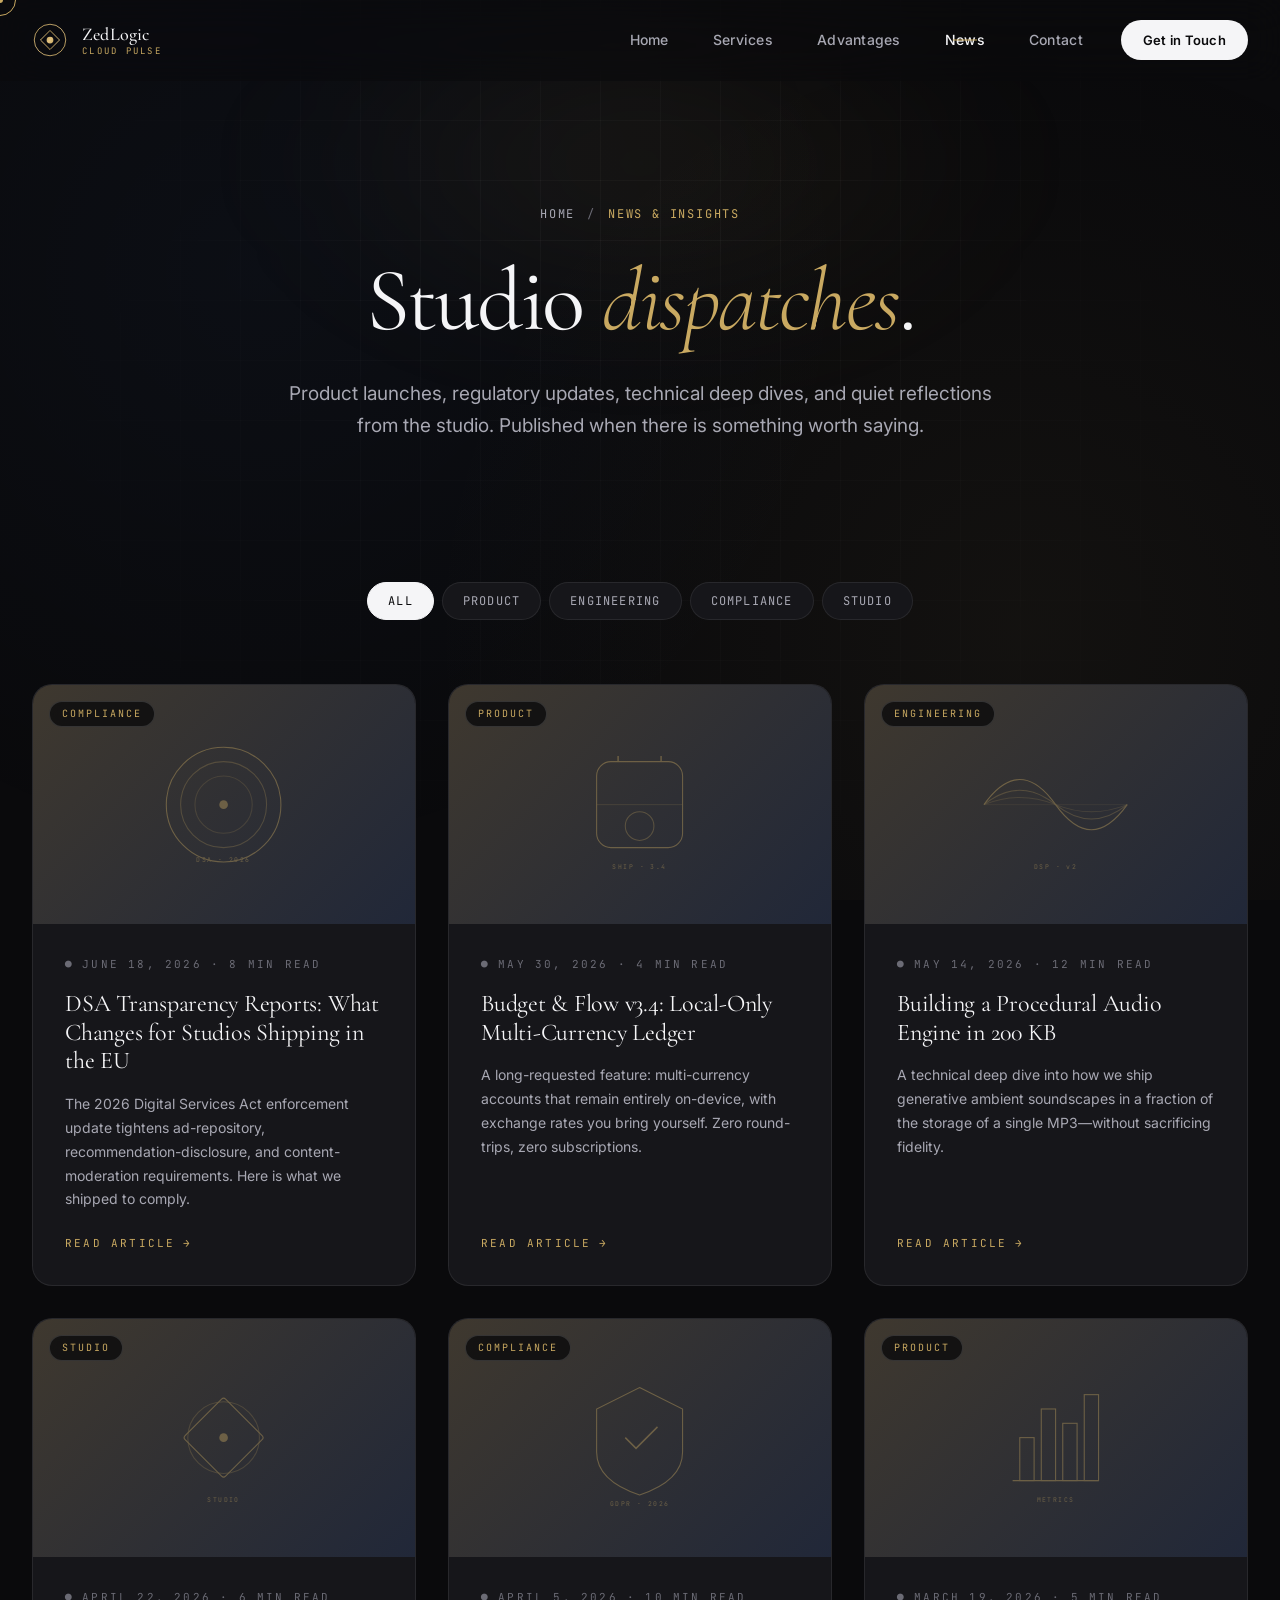
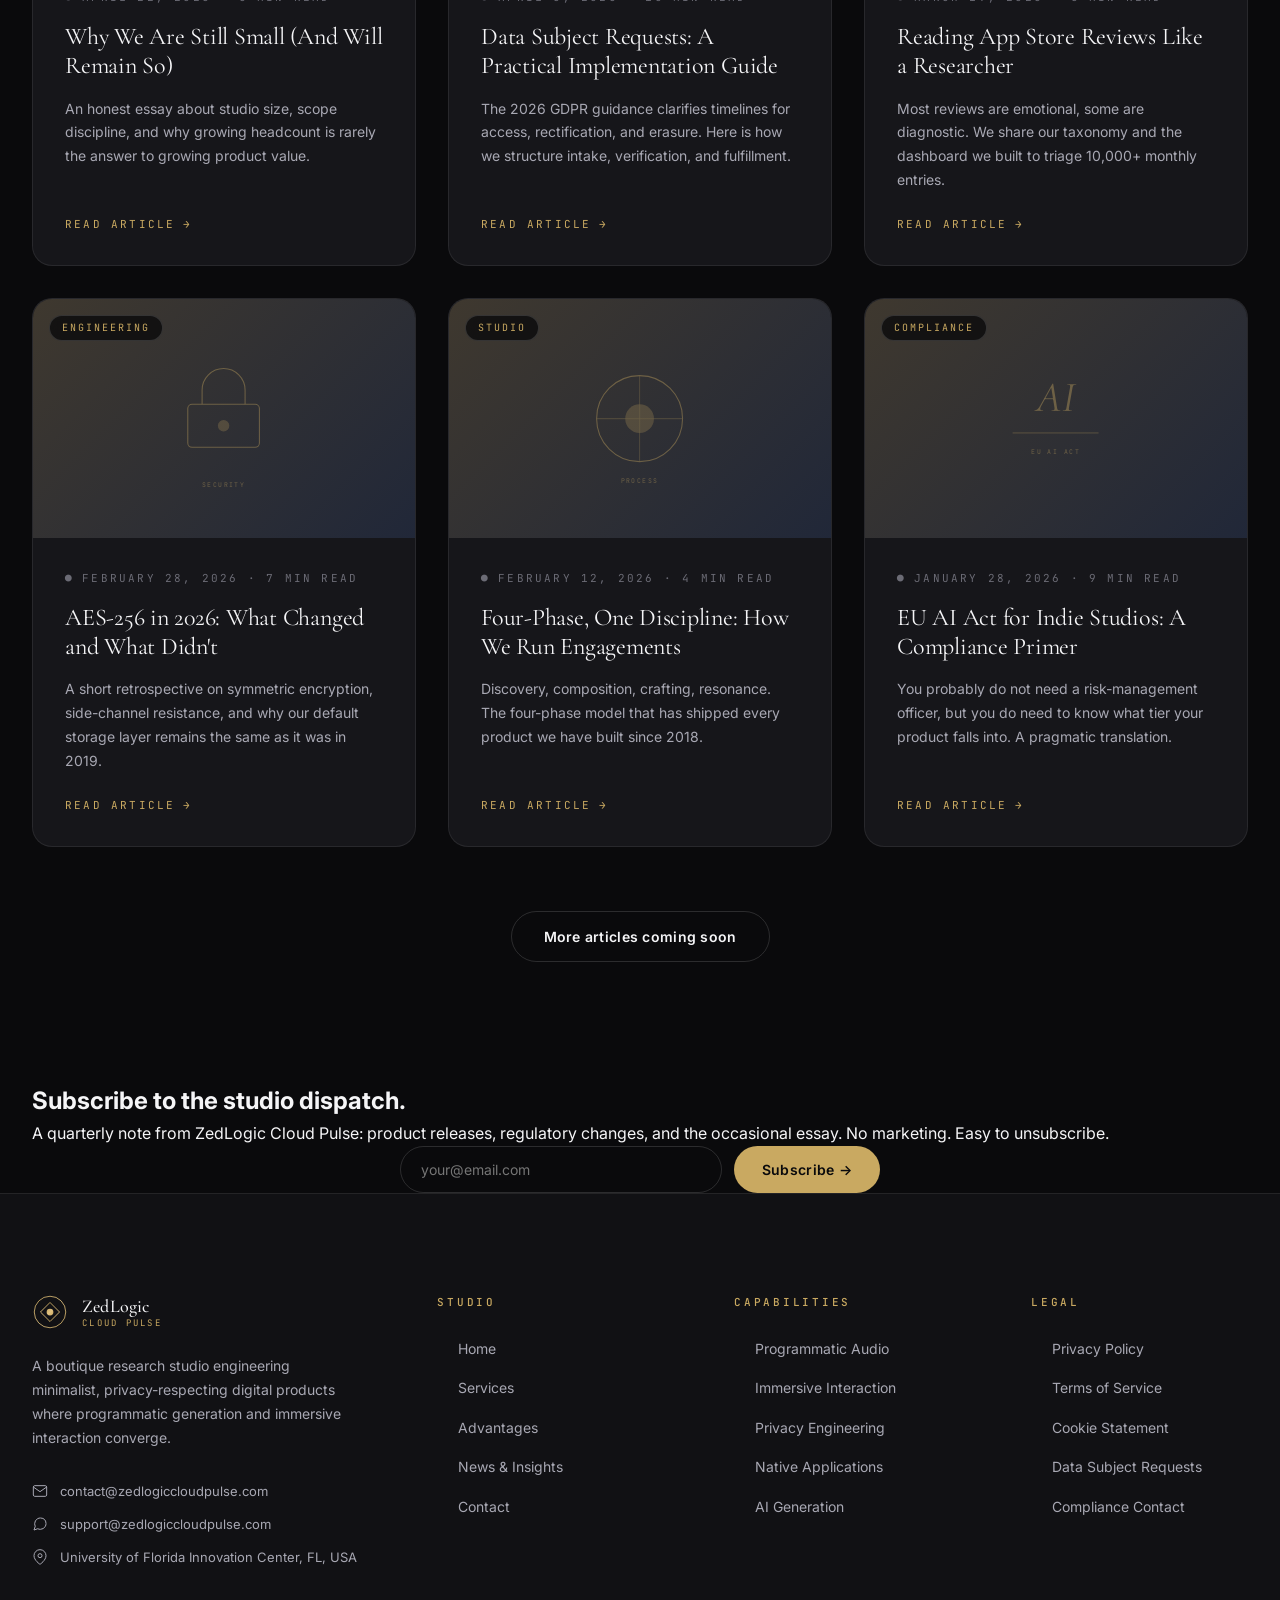
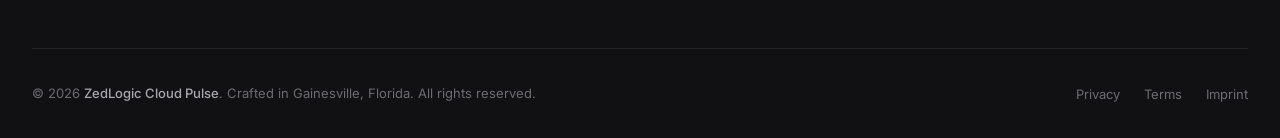
<file: news.html>
<!DOCTYPE html>
<html lang="en">
<head>
  <meta charset="UTF-8">
  <meta http-equiv="X-UA-Compatible" content="IE=edge">
  <meta name="viewport" content="width=device-width, initial-scale=1.0">
  <title>News & Insights — ZedLogic Cloud Pulse | Studio Updates</title>
  <meta name="description" content="Studio news, technical insights, regulatory updates, and product announcements from ZedLogic Cloud Pulse. Privacy engineering, programmatic generation, immersive interaction.">
  <meta name="keywords" content="studio news, product updates, GDPR updates, DSA, privacy engineering insights, programmatic audio, app development news">
  <meta name="robots" content="index, follow">
  <link rel="canonical" href="https://zedlogiccloudpulse.com/news.html">

  <meta property="og:type" content="website">
  <meta property="og:title" content="News & Insights — ZedLogic Cloud Pulse">
  <meta property="og:description" content="Studio news, technical insights, regulatory updates.">
  <meta property="og:url" content="https://zedlogiccloudpulse.com/news.html">
  <meta property="og:locale" content="en_US">

  <link rel="icon" type="image/svg+xml" href="data:image/svg+xml,%3Csvg xmlns='http://www.w3.org/2000/svg' viewBox='0 0 64 64'%3E%3Cdefs%3E%3ClinearGradient id='g' x1='0' y1='0' x2='1' y2='1'%3E%3Cstop offset='0' stop-color='%23c9a961'/%3E%3Cstop offset='1' stop-color='%23e2c280'/%3E%3C/linearGradient%3E%3C/defs%3E%3Ccircle cx='32' cy='32' r='28' stroke='url(%23g)' stroke-width='2' fill='none'/%3E%3Crect x='20' y='20' width='24' height='24' stroke='url(%23g)' stroke-width='2' fill='none' transform='rotate(45 32 32)'/%3E%3Ccircle cx='32' cy='32' r='6' fill='url(%23g)'/%3E%3C/svg%3E">

  <link rel="preconnect" href="https://fonts.googleapis.com">
  <link rel="preconnect" href="https://fonts.gstatic.com" crossorigin>
  <link href="https://fonts.googleapis.com/css2?family=Cormorant+Garamond:ital,wght@0,300;0,400;0,500;0,600;1,300;1,400&family=Inter:wght@300;400;500;600;700&family=JetBrains+Mono:wght@400;500;600&display=swap" rel="stylesheet">

  <link rel="stylesheet" href="css/global.css">
  <link rel="stylesheet" href="css/pages.css">
</head>
<body>

  <div class="page-loader">
    <div class="loader-mark">
      <div class="loader-ring"></div>
      <div class="loader-ring"></div>
      <div class="loader-ring"></div>
    </div>
    <div class="loader-text">ZedLogic // News</div>
  </div>

  <header class="site-header">
    <div class="header-inner">
      <a href="index.html" class="logo">
        <span class="logo-mark">
          <svg viewBox="0 0 64 64" width="36" height="36" fill="none">
            <defs><linearGradient id="logoGradN" x1="0%" y1="0%" x2="100%" y2="100%"><stop offset="0%" stop-color="#c9a961"/><stop offset="50%" stop-color="#e2c280"/><stop offset="100%" stop-color="#c9a961"/></linearGradient></defs>
            <circle cx="32" cy="32" r="28" stroke="url(#logoGradN)" stroke-width="1.5" fill="none"/>
            <rect x="20" y="20" width="24" height="24" stroke="url(#logoGradN)" stroke-width="1.5" fill="none" transform="rotate(45 32 32)"/>
            <circle cx="32" cy="32" r="6" fill="url(#logoGradN)"/>
          </svg>
        </span>
        <span class="logo-text"><span class="logo-name">ZedLogic</span><span class="logo-tag">Cloud Pulse</span></span>
      </a>

      <nav aria-label="Primary navigation">
        <ul class="nav-list">
          <li><a href="index.html" class="nav-link">Home</a></li>
          <li><a href="services.html" class="nav-link">Services</a></li>
          <li><a href="advantages.html" class="nav-link">Advantages</a></li>
          <li><a href="news.html" class="nav-link active">News</a></li>
          <li><a href="contact.html" class="nav-link">Contact</a></li>
          <li><a href="contact.html" class="nav-cta">Get in Touch</a></li>
        </ul>
      </nav>

      <button class="menu-toggle" aria-label="Open menu">
        <svg viewBox="0 0 24 24" width="22" height="22" fill="none" stroke="currentColor" stroke-width="1.5"><line x1="3" y1="7" x2="21" y2="7"/><line x1="3" y1="17" x2="21" y2="17"/></svg>
      </button>
    </div>
  </header>

  <section class="page-hero">
    <div class="page-hero-bg"></div>
    <div class="container">
      <div class="page-hero-inner">
        <div class="page-breadcrumb reveal">
          <a href="index.html">Home</a>
          <span class="page-breadcrumb-sep">/</span>
          <span class="page-breadcrumb-current">News & Insights</span>
        </div>
        <h1 class="page-title reveal">Studio <span class="accent">dispatches</span>.</h1>
        <p class="page-subtitle reveal">Product launches, regulatory updates, technical deep dives, and quiet reflections from the studio. Published when there is something worth saying.</p>
      </div>
    </div>
  </section>

  <section class="section" style="padding-top:40px;">
    <div class="container">
      <div class="news-filters reveal" data-tabs>
        <button class="news-filter active" data-tab="all">All</button>
        <button class="news-filter" data-tab="product">Product</button>
        <button class="news-filter" data-tab="engineering">Engineering</button>
        <button class="news-filter" data-tab="compliance">Compliance</button>
        <button class="news-filter" data-tab="studio">Studio</button>
      </div>

      <div class="news-grid">
        <article class="news-card reveal" data-tab-item="compliance">
          <div class="news-card-image">
            <span class="news-card-category">Compliance</span>
            <svg class="news-card-image-svg" viewBox="0 0 200 200" fill="none">
              <circle cx="100" cy="100" r="80" stroke="#c9a961" stroke-width="1.5"/>
              <circle cx="100" cy="100" r="60" stroke="#c9a961" stroke-width="1.5" opacity="0.6"/>
              <circle cx="100" cy="100" r="40" stroke="#c9a961" stroke-width="1.5" opacity="0.4"/>
              <circle cx="100" cy="100" r="6" fill="#c9a961"/>
              <text x="100" y="180" text-anchor="middle" font-family="JetBrains Mono, monospace" font-size="9" fill="#c9a961" letter-spacing="2">DSA · 2026</text>
            </svg>
          </div>
          <div class="news-card-body">
            <div class="news-card-date"><span>●</span> June 18, 2026 · 8 min read</div>
            <h3 class="news-card-title">DSA Transparency Reports: What Changes for Studios Shipping in the EU</h3>
            <p class="news-card-excerpt">The 2026 Digital Services Act enforcement update tightens ad-repository, recommendation-disclosure, and content-moderation requirements. Here is what we shipped to comply.</p>
            <a href="#" class="news-card-link">Read article <span>→</span></a>
          </div>
        </article>

        <article class="news-card reveal" data-delay="100" data-tab-item="product">
          <div class="news-card-image">
            <span class="news-card-category">Product</span>
            <svg class="news-card-image-svg" viewBox="0 0 200 200" fill="none">
              <rect x="40" y="40" width="120" height="120" rx="20" stroke="#c9a961" stroke-width="1.5"/>
              <line x1="70" y1="40" x2="70" y2="32" stroke="#c9a961" stroke-width="2"/>
              <line x1="130" y1="40" x2="130" y2="32" stroke="#c9a961" stroke-width="2"/>
              <line x1="40" y1="100" x2="160" y2="100" stroke="#c9a961" stroke-width="1" opacity="0.5"/>
              <circle cx="100" cy="130" r="20" stroke="#c9a961" stroke-width="1.5" opacity="0.7"/>
              <text x="100" y="190" text-anchor="middle" font-family="JetBrains Mono, monospace" font-size="9" fill="#c9a961" letter-spacing="2">SHIP · 3.4</text>
            </svg>
          </div>
          <div class="news-card-body">
            <div class="news-card-date"><span>●</span> May 30, 2026 · 4 min read</div>
            <h3 class="news-card-title">Budget & Flow v3.4: Local-Only Multi-Currency Ledger</h3>
            <p class="news-card-excerpt">A long-requested feature: multi-currency accounts that remain entirely on-device, with exchange rates you bring yourself. Zero round-trips, zero subscriptions.</p>
            <a href="#" class="news-card-link">Read article <span>→</span></a>
          </div>
        </article>

        <article class="news-card reveal" data-delay="200" data-tab-item="engineering">
          <div class="news-card-image">
            <span class="news-card-category">Engineering</span>
            <svg class="news-card-image-svg" viewBox="0 0 200 200" fill="none">
              <path d="M0 100 Q 50 30 100 100 T 200 100" stroke="#c9a961" stroke-width="1.5" fill="none"/>
              <path d="M0 100 Q 50 60 100 100 T 200 100" stroke="#c9a961" stroke-width="1.5" fill="none" opacity="0.6"/>
              <path d="M0 100 Q 50 80 100 100 T 200 100" stroke="#c9a961" stroke-width="1.5" fill="none" opacity="0.4"/>
              <line x1="0" y1="100" x2="200" y2="100" stroke="#c9a961" stroke-width="1" opacity="0.3"/>
              <text x="100" y="190" text-anchor="middle" font-family="JetBrains Mono, monospace" font-size="9" fill="#c9a961" letter-spacing="2">DSP · v2</text>
            </svg>
          </div>
          <div class="news-card-body">
            <div class="news-card-date"><span>●</span> May 14, 2026 · 12 min read</div>
            <h3 class="news-card-title">Building a Procedural Audio Engine in 200 KB</h3>
            <p class="news-card-excerpt">A technical deep dive into how we ship generative ambient soundscapes in a fraction of the storage of a single MP3—without sacrificing fidelity.</p>
            <a href="#" class="news-card-link">Read article <span>→</span></a>
          </div>
        </article>

        <article class="news-card reveal" data-tab-item="studio">
          <div class="news-card-image">
            <span class="news-card-category">Studio</span>
            <svg class="news-card-image-svg" viewBox="0 0 200 200" fill="none">
              <rect x="60" y="60" width="80" height="80" rx="4" stroke="#c9a961" stroke-width="1.5" transform="rotate(45 100 100)"/>
              <circle cx="100" cy="100" r="50" stroke="#c9a961" stroke-width="1.5" opacity="0.5"/>
              <circle cx="100" cy="100" r="6" fill="#c9a961"/>
              <text x="100" y="190" text-anchor="middle" font-family="JetBrains Mono, monospace" font-size="9" fill="#c9a961" letter-spacing="2">STUDIO</text>
            </svg>
          </div>
          <div class="news-card-body">
            <div class="news-card-date"><span>●</span> April 22, 2026 · 6 min read</div>
            <h3 class="news-card-title">Why We Are Still Small (And Will Remain So)</h3>
            <p class="news-card-excerpt">An honest essay about studio size, scope discipline, and why growing headcount is rarely the answer to growing product value.</p>
            <a href="#" class="news-card-link">Read article <span>→</span></a>
          </div>
        </article>

        <article class="news-card reveal" data-delay="100" data-tab-item="compliance">
          <div class="news-card-image">
            <span class="news-card-category">Compliance</span>
            <svg class="news-card-image-svg" viewBox="0 0 200 200" fill="none">
              <path d="M100 30 L160 60 V 120 Q 160 160 100 180 Q 40 160 40 120 V 60 Z" stroke="#c9a961" stroke-width="1.5" fill="none"/>
              <path d="M80 100 L95 115 L125 85" stroke="#c9a961" stroke-width="2" fill="none"/>
              <text x="100" y="195" text-anchor="middle" font-family="JetBrains Mono, monospace" font-size="9" fill="#c9a961" letter-spacing="2">GDPR · 2026</text>
            </svg>
          </div>
          <div class="news-card-body">
            <div class="news-card-date"><span>●</span> April 5, 2026 · 10 min read</div>
            <h3 class="news-card-title">Data Subject Requests: A Practical Implementation Guide</h3>
            <p class="news-card-excerpt">The 2026 GDPR guidance clarifies timelines for access, rectification, and erasure. Here is how we structure intake, verification, and fulfillment.</p>
            <a href="#" class="news-card-link">Read article <span>→</span></a>
          </div>
        </article>

        <article class="news-card reveal" data-delay="200" data-tab-item="product">
          <div class="news-card-image">
            <span class="news-card-category">Product</span>
            <svg class="news-card-image-svg" viewBox="0 0 200 200" fill="none">
              <line x1="40" y1="160" x2="160" y2="160" stroke="#c9a961" stroke-width="1.5"/>
              <rect x="50" y="100" width="20" height="60" stroke="#c9a961" stroke-width="1.5"/>
              <rect x="80" y="60" width="20" height="100" stroke="#c9a961" stroke-width="1.5"/>
              <rect x="110" y="80" width="20" height="80" stroke="#c9a961" stroke-width="1.5"/>
              <rect x="140" y="40" width="20" height="120" stroke="#c9a961" stroke-width="1.5"/>
              <text x="100" y="190" text-anchor="middle" font-family="JetBrains Mono, monospace" font-size="9" fill="#c9a961" letter-spacing="2">METRICS</text>
            </svg>
          </div>
          <div class="news-card-body">
            <div class="news-card-date"><span>●</span> March 19, 2026 · 5 min read</div>
            <h3 class="news-card-title">Reading App Store Reviews Like a Researcher</h3>
            <p class="news-card-excerpt">Most reviews are emotional, some are diagnostic. We share our taxonomy and the dashboard we built to triage 10,000+ monthly entries.</p>
            <a href="#" class="news-card-link">Read article <span>→</span></a>
          </div>
        </article>

        <article class="news-card reveal" data-tab-item="engineering">
          <div class="news-card-image">
            <span class="news-card-category">Engineering</span>
            <svg class="news-card-image-svg" viewBox="0 0 200 200" fill="none">
              <rect x="50" y="80" width="100" height="60" rx="6" stroke="#c9a961" stroke-width="1.5"/>
              <path d="M70 80 V 60 a 30 30 0 0 1 60 0 V 80" stroke="#c9a961" stroke-width="1.5" fill="none"/>
              <circle cx="100" cy="110" r="8" fill="#c9a961" opacity="0.6"/>
              <text x="100" y="195" text-anchor="middle" font-family="JetBrains Mono, monospace" font-size="9" fill="#c9a961" letter-spacing="2">SECURITY</text>
            </svg>
          </div>
          <div class="news-card-body">
            <div class="news-card-date"><span>●</span> February 28, 2026 · 7 min read</div>
            <h3 class="news-card-title">AES-256 in 2026: What Changed and What Didn't</h3>
            <p class="news-card-excerpt">A short retrospective on symmetric encryption, side-channel resistance, and why our default storage layer remains the same as it was in 2019.</p>
            <a href="#" class="news-card-link">Read article <span>→</span></a>
          </div>
        </article>

        <article class="news-card reveal" data-delay="100" data-tab-item="studio">
          <div class="news-card-image">
            <span class="news-card-category">Studio</span>
            <svg class="news-card-image-svg" viewBox="0 0 200 200" fill="none">
              <circle cx="100" cy="100" r="60" stroke="#c9a961" stroke-width="1.5"/>
              <line x1="100" y1="40" x2="100" y2="160" stroke="#c9a961" stroke-width="1.5" opacity="0.5"/>
              <line x1="40" y1="100" x2="160" y2="100" stroke="#c9a961" stroke-width="1.5" opacity="0.5"/>
              <circle cx="100" cy="100" r="20" fill="#c9a961" opacity="0.6"/>
              <text x="100" y="190" text-anchor="middle" font-family="JetBrains Mono, monospace" font-size="9" fill="#c9a961" letter-spacing="2">PROCESS</text>
            </svg>
          </div>
          <div class="news-card-body">
            <div class="news-card-date"><span>●</span> February 12, 2026 · 4 min read</div>
            <h3 class="news-card-title">Four-Phase, One Discipline: How We Run Engagements</h3>
            <p class="news-card-excerpt">Discovery, composition, crafting, resonance. The four-phase model that has shipped every product we have built since 2018.</p>
            <a href="#" class="news-card-link">Read article <span>→</span></a>
          </div>
        </article>

        <article class="news-card reveal" data-delay="200" data-tab-item="compliance">
          <div class="news-card-image">
            <span class="news-card-category">Compliance</span>
            <svg class="news-card-image-svg" viewBox="0 0 200 200" fill="none">
              <text x="100" y="90" text-anchor="middle" font-family="Cormorant Garamond, serif" font-size="60" fill="#c9a961" font-style="italic">AI</text>
              <line x1="40" y1="120" x2="160" y2="120" stroke="#c9a961" stroke-width="1"/>
              <text x="100" y="150" text-anchor="middle" font-family="JetBrains Mono, monospace" font-size="9" fill="#c9a961" letter-spacing="2">EU AI ACT</text>
            </svg>
          </div>
          <div class="news-card-body">
            <div class="news-card-date"><span>●</span> January 28, 2026 · 9 min read</div>
            <h3 class="news-card-title">EU AI Act for Indie Studios: A Compliance Primer</h3>
            <p class="news-card-excerpt">You probably do not need a risk-management officer, but you do need to know what tier your product falls into. A pragmatic translation.</p>
            <a href="#" class="news-card-link">Read article <span>→</span></a>
          </div>
        </article>

      </div>

      <div style="text-align:center;margin-top:64px;" class="reveal">
        <button class="btn btn-secondary" disabled>More articles coming soon</button>
      </div>
    </div>
  </section>

  <section class="cta-section">
    <div class="cta-bg"></div>
    <div class="container">
      <div class="cta-inner">
        <h2 class="cta-title reveal">Subscribe to the <span class="accent">studio dispatch</span>.</h2>
        <p class="cta-text reveal">A quarterly note from ZedLogic Cloud Pulse: product releases, regulatory changes, and the occasional essay. No marketing. Easy to unsubscribe.</p>
        <form data-newsletter style="max-width:480px;margin:0 auto;display:flex;gap:12px;flex-wrap:wrap;justify-content:center;" class="reveal">
          <input type="email" placeholder="your@email.com" required style="flex:1;min-width:240px;padding:14px 20px;background:transparent;border:1px solid var(--color-line-strong);border-radius:999px;color:var(--color-text);font-family:inherit;font-size:14px;outline:none;transition:border-color 0.3s;" onfocus="this.style.borderColor='var(--color-accent)'" onblur="this.style.borderColor='var(--color-line-strong)'">
          <button type="submit" style="padding:14px 28px;background:var(--color-accent);color:var(--color-bg);border-radius:999px;font-weight:600;cursor:pointer;font-size:14px;letter-spacing:0.02em;">Subscribe →</button>
        </form>
      </div>
    </div>
  </section>

  <footer class="site-footer">
    <div class="container">
      <div class="footer-top">
        <div class="footer-brand">
          <a href="index.html" class="logo">
            <span class="logo-mark">
              <svg viewBox="0 0 64 64" width="36" height="36" fill="none">
                <defs><linearGradient id="logoGradFN" x1="0%" y1="0%" x2="100%" y2="100%"><stop offset="0%" stop-color="#c9a961"/><stop offset="50%" stop-color="#e2c280"/><stop offset="100%" stop-color="#c9a961"/></linearGradient></defs>
                <circle cx="32" cy="32" r="28" stroke="url(#logoGradFN)" stroke-width="1.5" fill="none"/>
                <rect x="20" y="20" width="24" height="24" stroke="url(#logoGradFN)" stroke-width="1.5" fill="none" transform="rotate(45 32 32)"/>
                <circle cx="32" cy="32" r="6" fill="url(#logoGradFN)"/>
              </svg>
            </span>
            <span class="logo-text"><span class="logo-name">ZedLogic</span><span class="logo-tag">Cloud Pulse</span></span>
          </a>
          <p class="footer-brand-desc">A boutique research studio engineering minimalist, privacy-respecting digital products where programmatic generation and immersive interaction converge.</p>
          <div class="footer-contact">
            <a class="footer-contact-item" href="mailto:contact@zedlogiccloudpulse.com"><svg viewBox="0 0 24 24" fill="none" stroke="currentColor" stroke-width="1.5"><path d="M4 4h16c1.1 0 2 .9 2 2v12c0 1.1-.9 2-2 2H4c-1.1 0-2-.9-2-2V6c0-1.1.9-2 2-2z"/><polyline points="22 6 12 13 2 6"/></svg>contact@zedlogiccloudpulse.com</a>
            <a class="footer-contact-item" href="mailto:support@zedlogiccloudpulse.com"><svg viewBox="0 0 24 24" fill="none" stroke="currentColor" stroke-width="1.5"><path d="M21 11.5a8.38 8.38 0 0 1-.9 3.8 8.5 8.5 0 0 1-7.6 4.7 8.38 8.38 0 0 1-3.8-.9L3 21l1.9-5.7a8.38 8.38 0 0 1-.9-3.8 8.5 8.5 0 0 1 4.7-7.6 8.38 8.38 0 0 1 3.8-.9h.5a8.48 8.48 0 0 1 8 8v.5z"/></svg>support@zedlogiccloudpulse.com</a>
            <div class="footer-contact-item"><svg viewBox="0 0 24 24" fill="none" stroke="currentColor" stroke-width="1.5"><path d="M21 10c0 7-9 13-9 13s-9-6-9-13a9 9 0 0 1 18 0z"/><circle cx="12" cy="10" r="3"/></svg>University of Florida Innovation Center, FL, USA</div>
          </div>
        </div>
        <div><h4 class="footer-title">Studio</h4><ul class="footer-list"><li><a href="index.html">Home</a></li><li><a href="services.html">Services</a></li><li><a href="advantages.html">Advantages</a></li><li><a href="news.html">News & Insights</a></li><li><a href="contact.html">Contact</a></li></ul></div>
        <div><h4 class="footer-title">Capabilities</h4><ul class="footer-list"><li><a href="services.html#programmatic">Programmatic Audio</a></li><li><a href="services.html#interaction">Immersive Interaction</a></li><li><a href="services.html#privacy">Privacy Engineering</a></li><li><a href="services.html#apps">Native Applications</a></li><li><a href="services.html#ai">AI Generation</a></li></ul></div>
        <div><h4 class="footer-title">Legal</h4><ul class="footer-list"><li><a href="privacy.html">Privacy Policy</a></li><li><a href="terms.html">Terms of Service</a></li><li><a href="privacy.html#cookies">Cookie Statement</a></li><li><a href="privacy.html#dsr">Data Subject Requests</a></li><li><a href="privacy.html#contact">Compliance Contact</a></li></ul></div>
      </div>
      <div class="footer-bottom">
        <p class="footer-copy">© 2026 <strong>ZedLogic Cloud Pulse</strong>. Crafted in Gainesville, Florida. All rights reserved.</p>
        <ul class="footer-bottom-links"><li><a href="privacy.html">Privacy</a></li><li><a href="terms.html">Terms</a></li><li><a href="contact.html">Imprint</a></li></ul>
      </div>
    </div>
  </footer>

  <script src="js/main.js"></script>
</body>
</html>
</file>
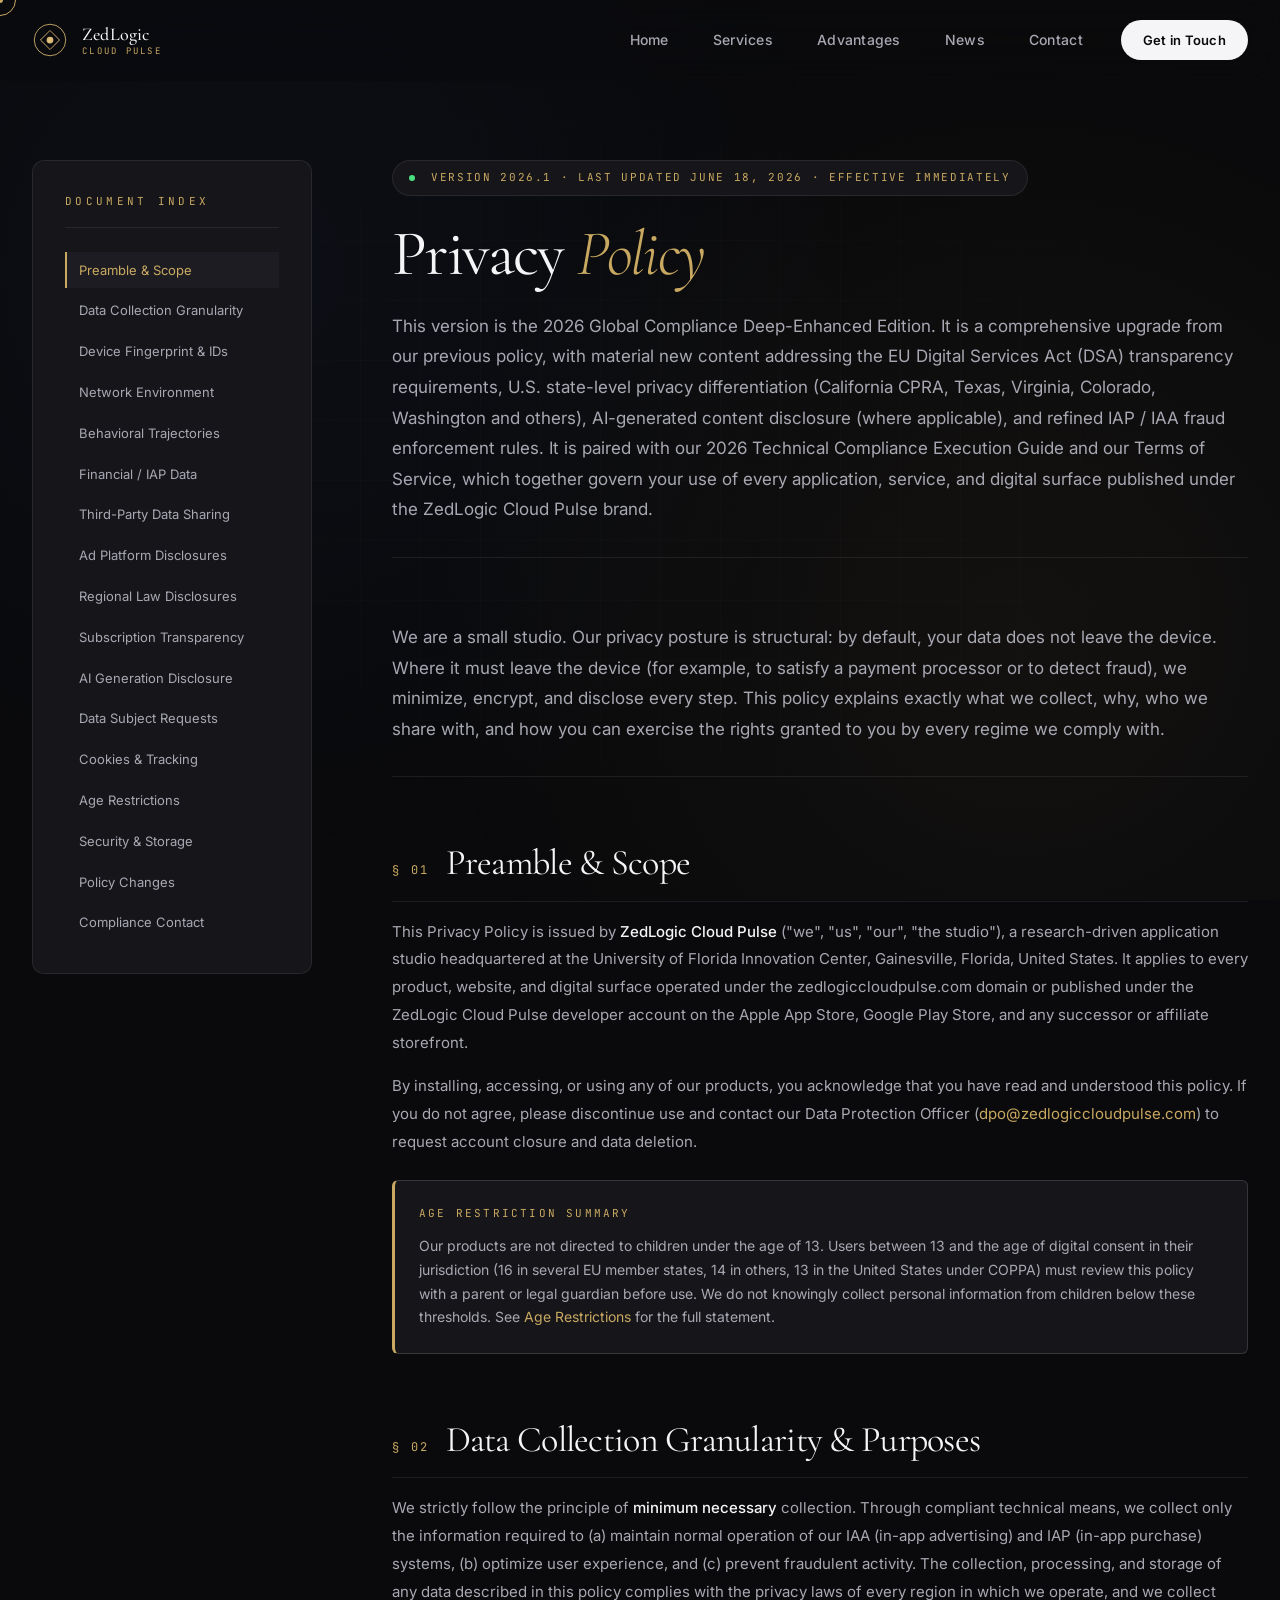
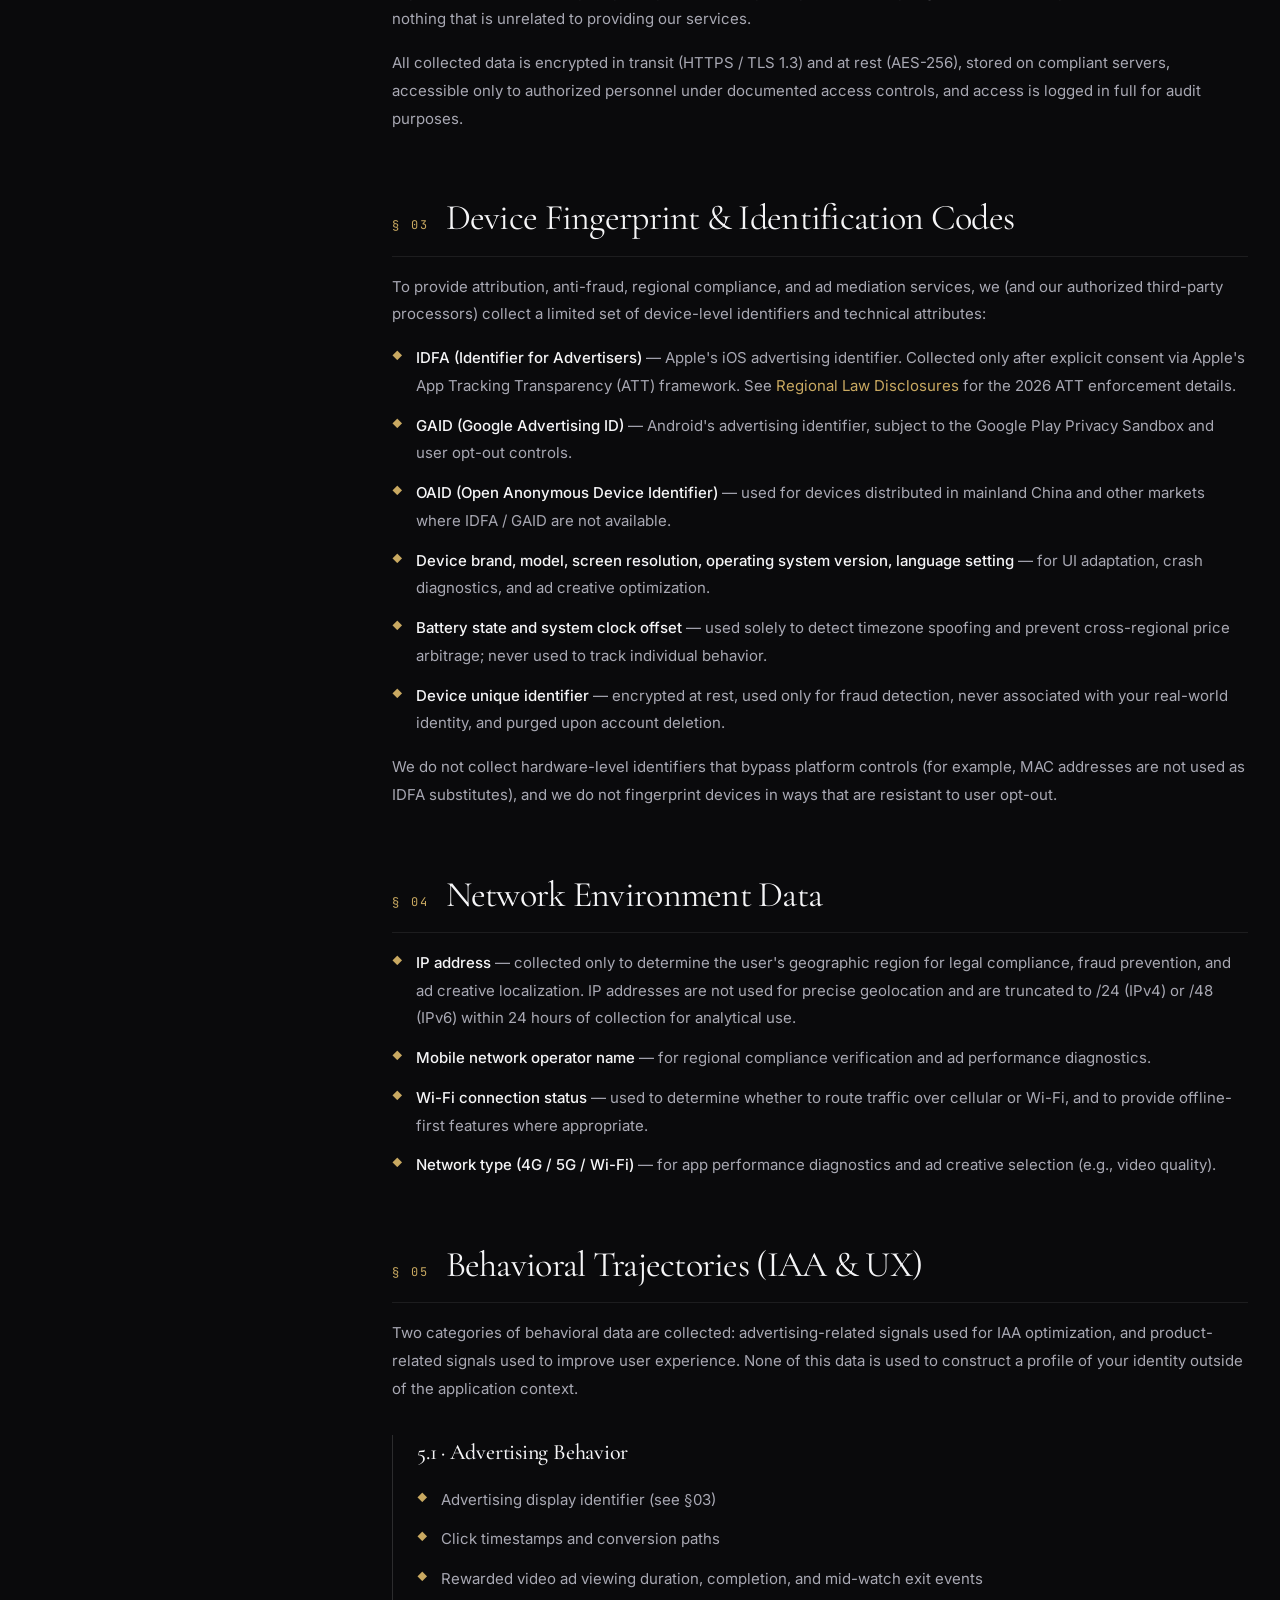
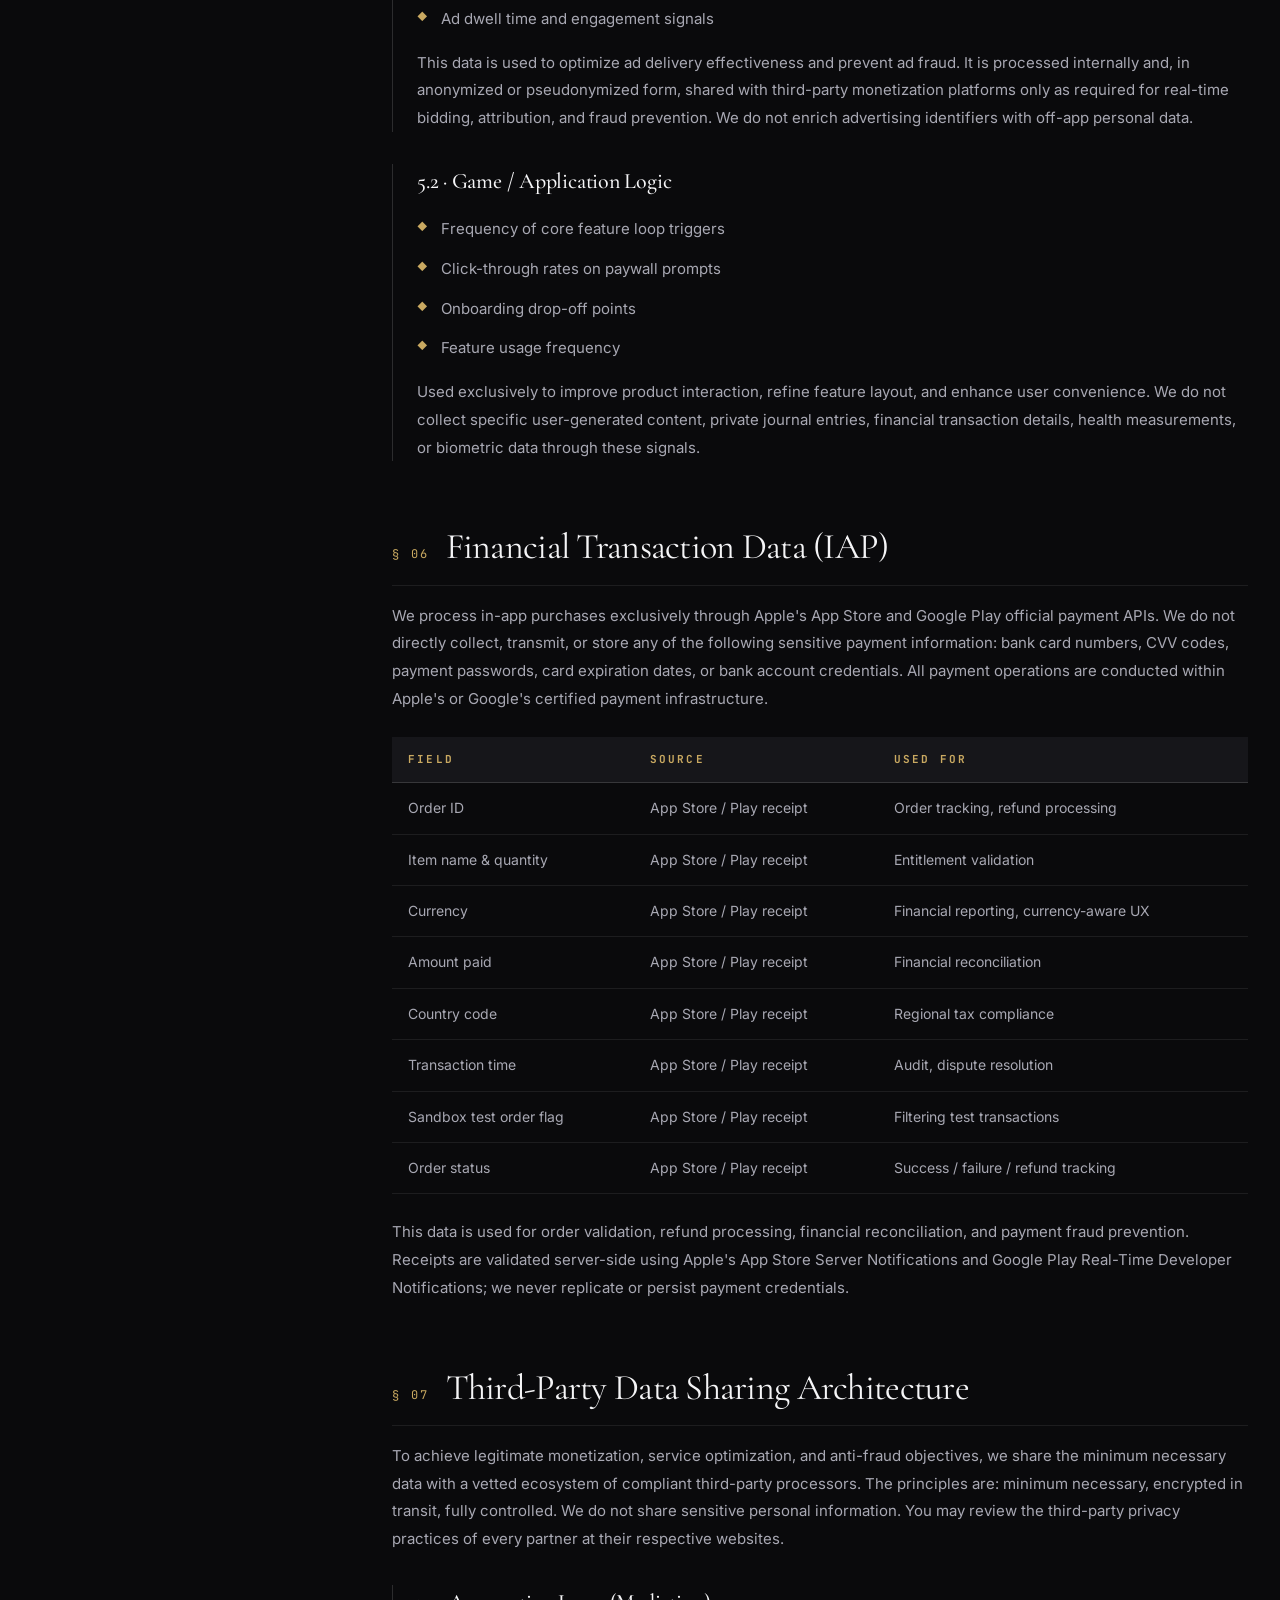
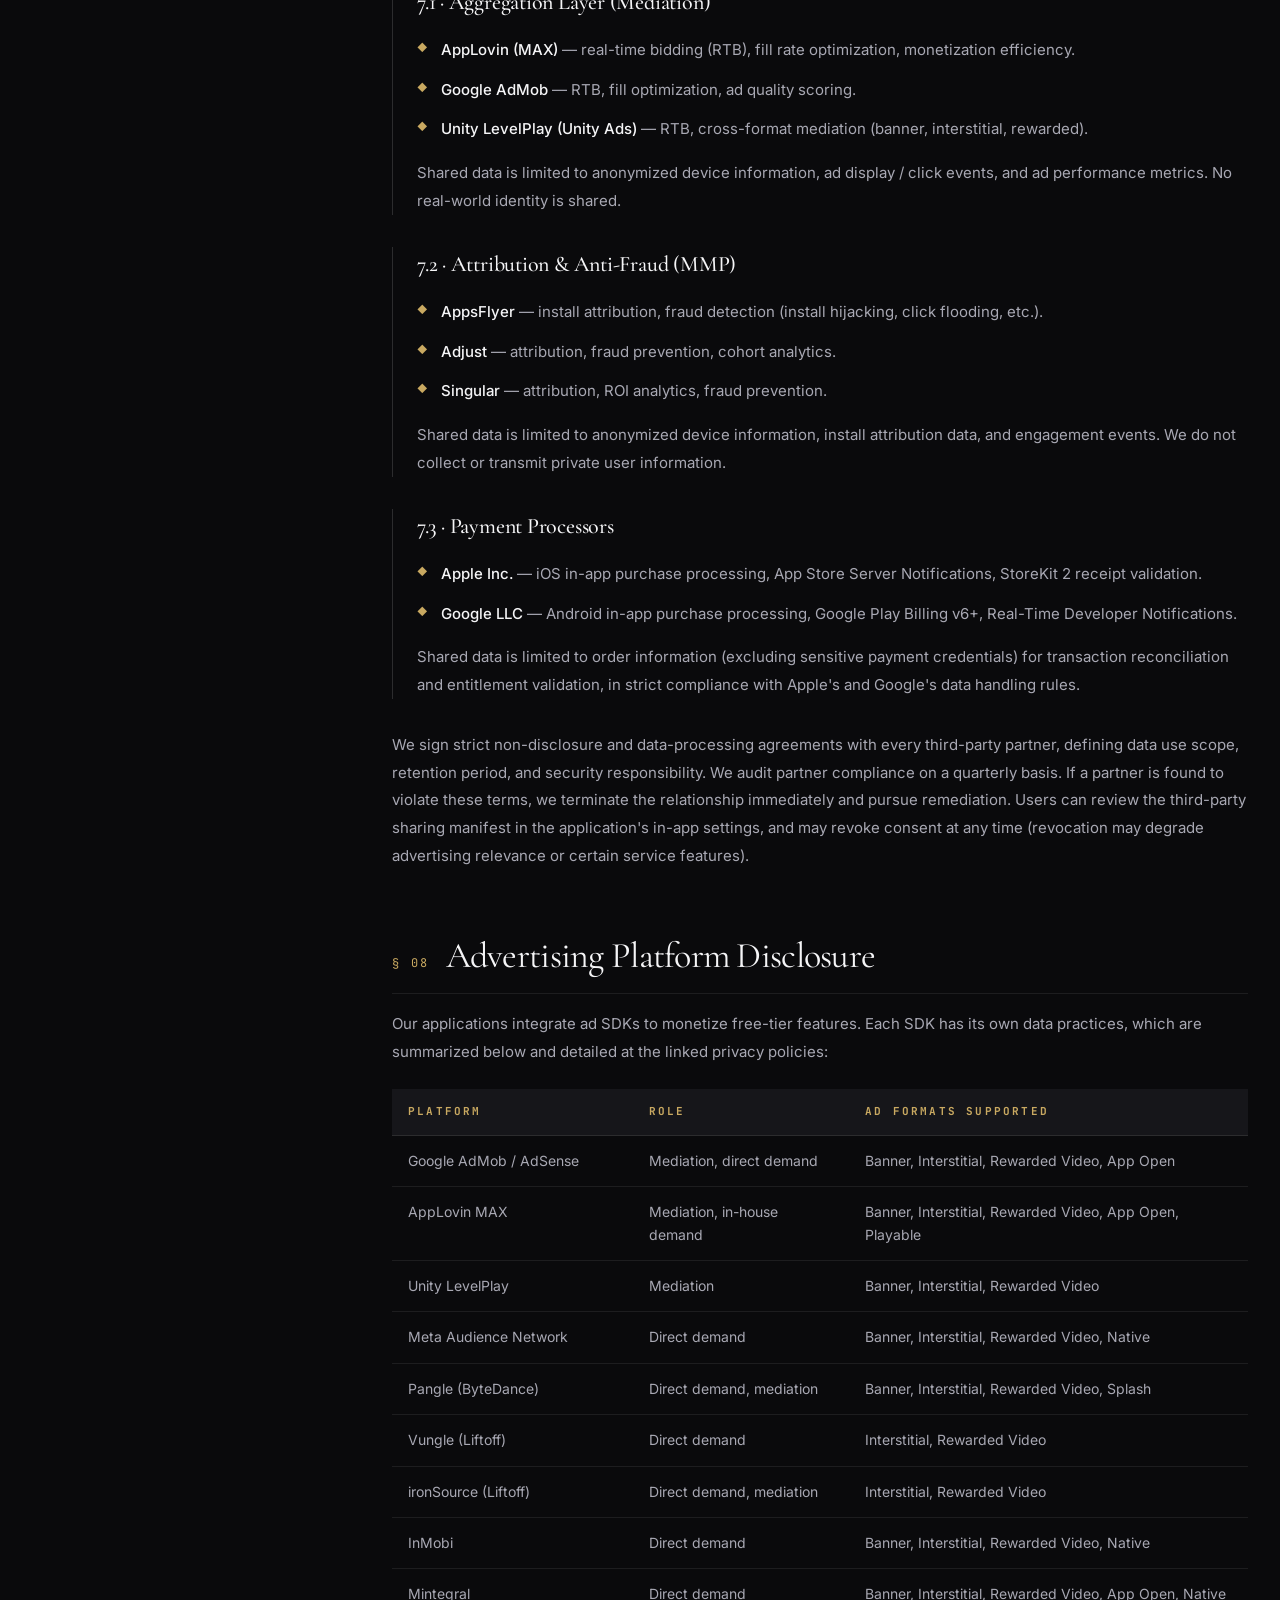
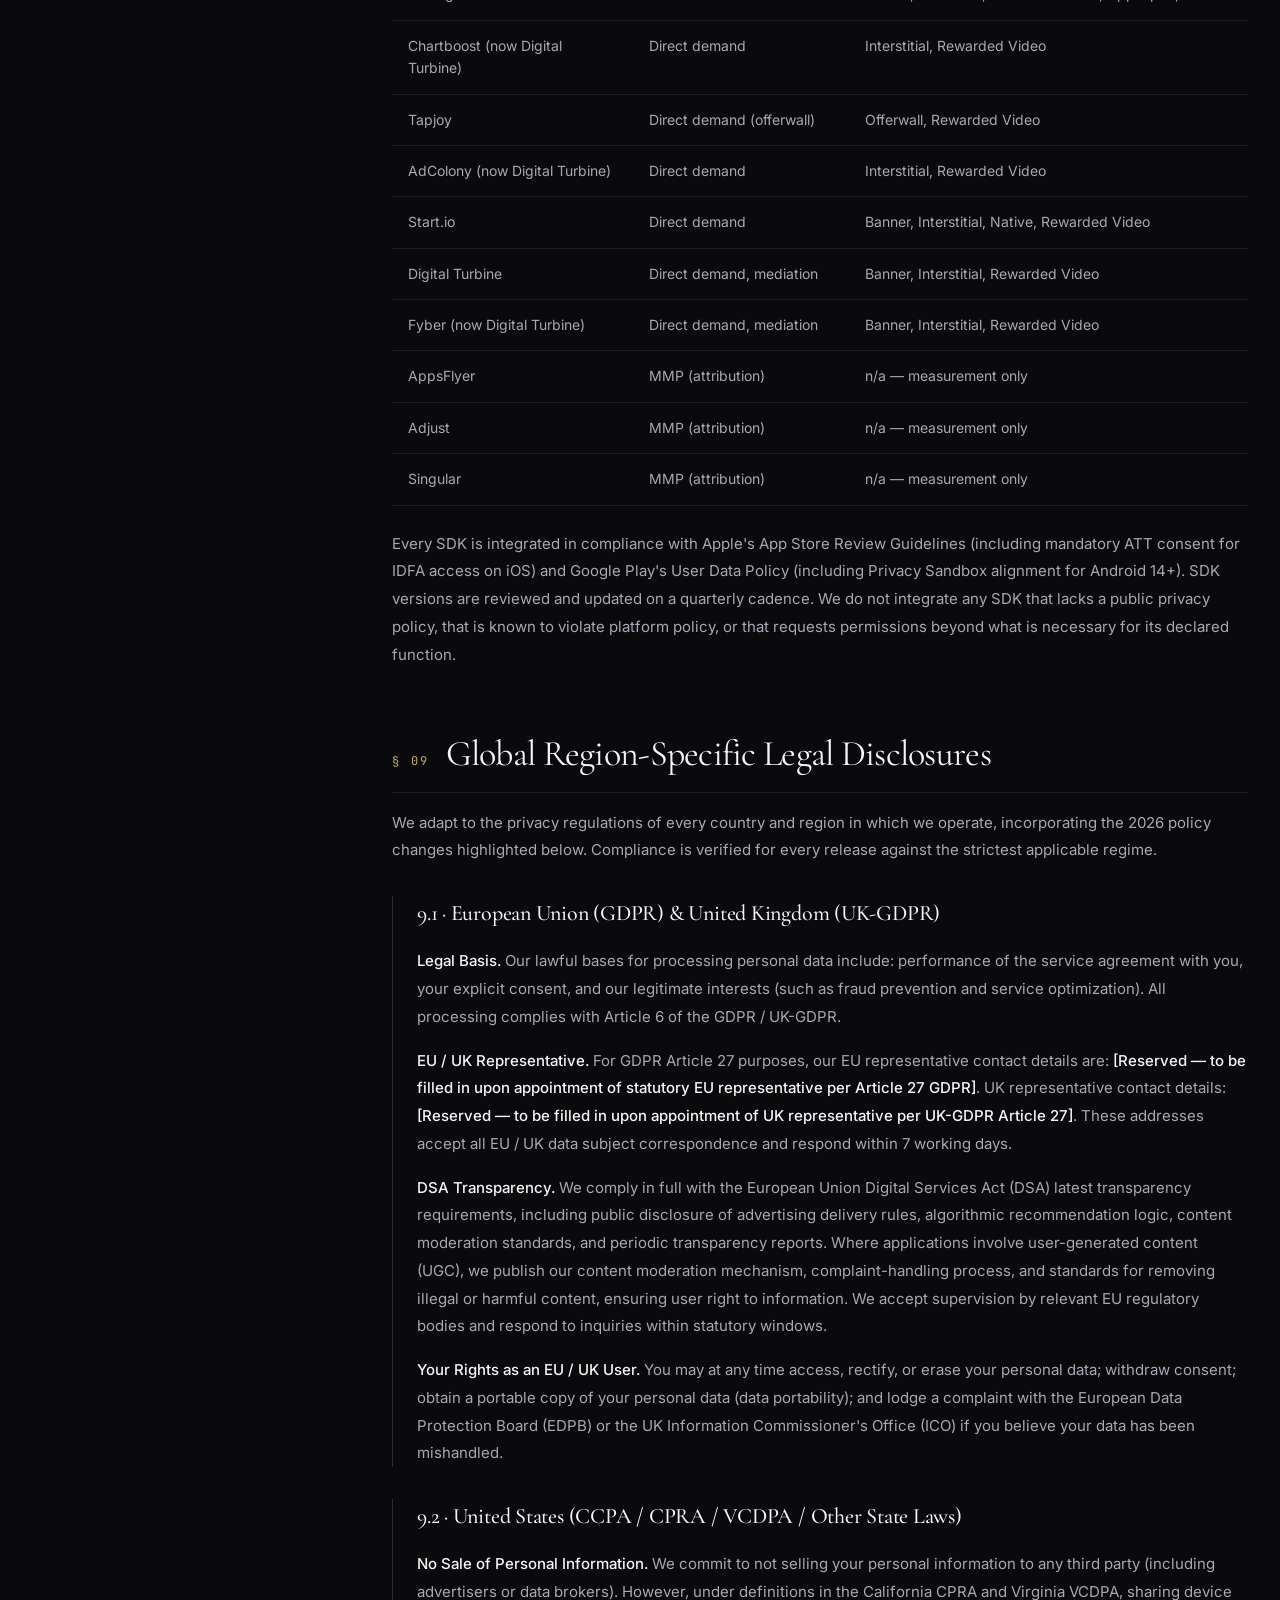
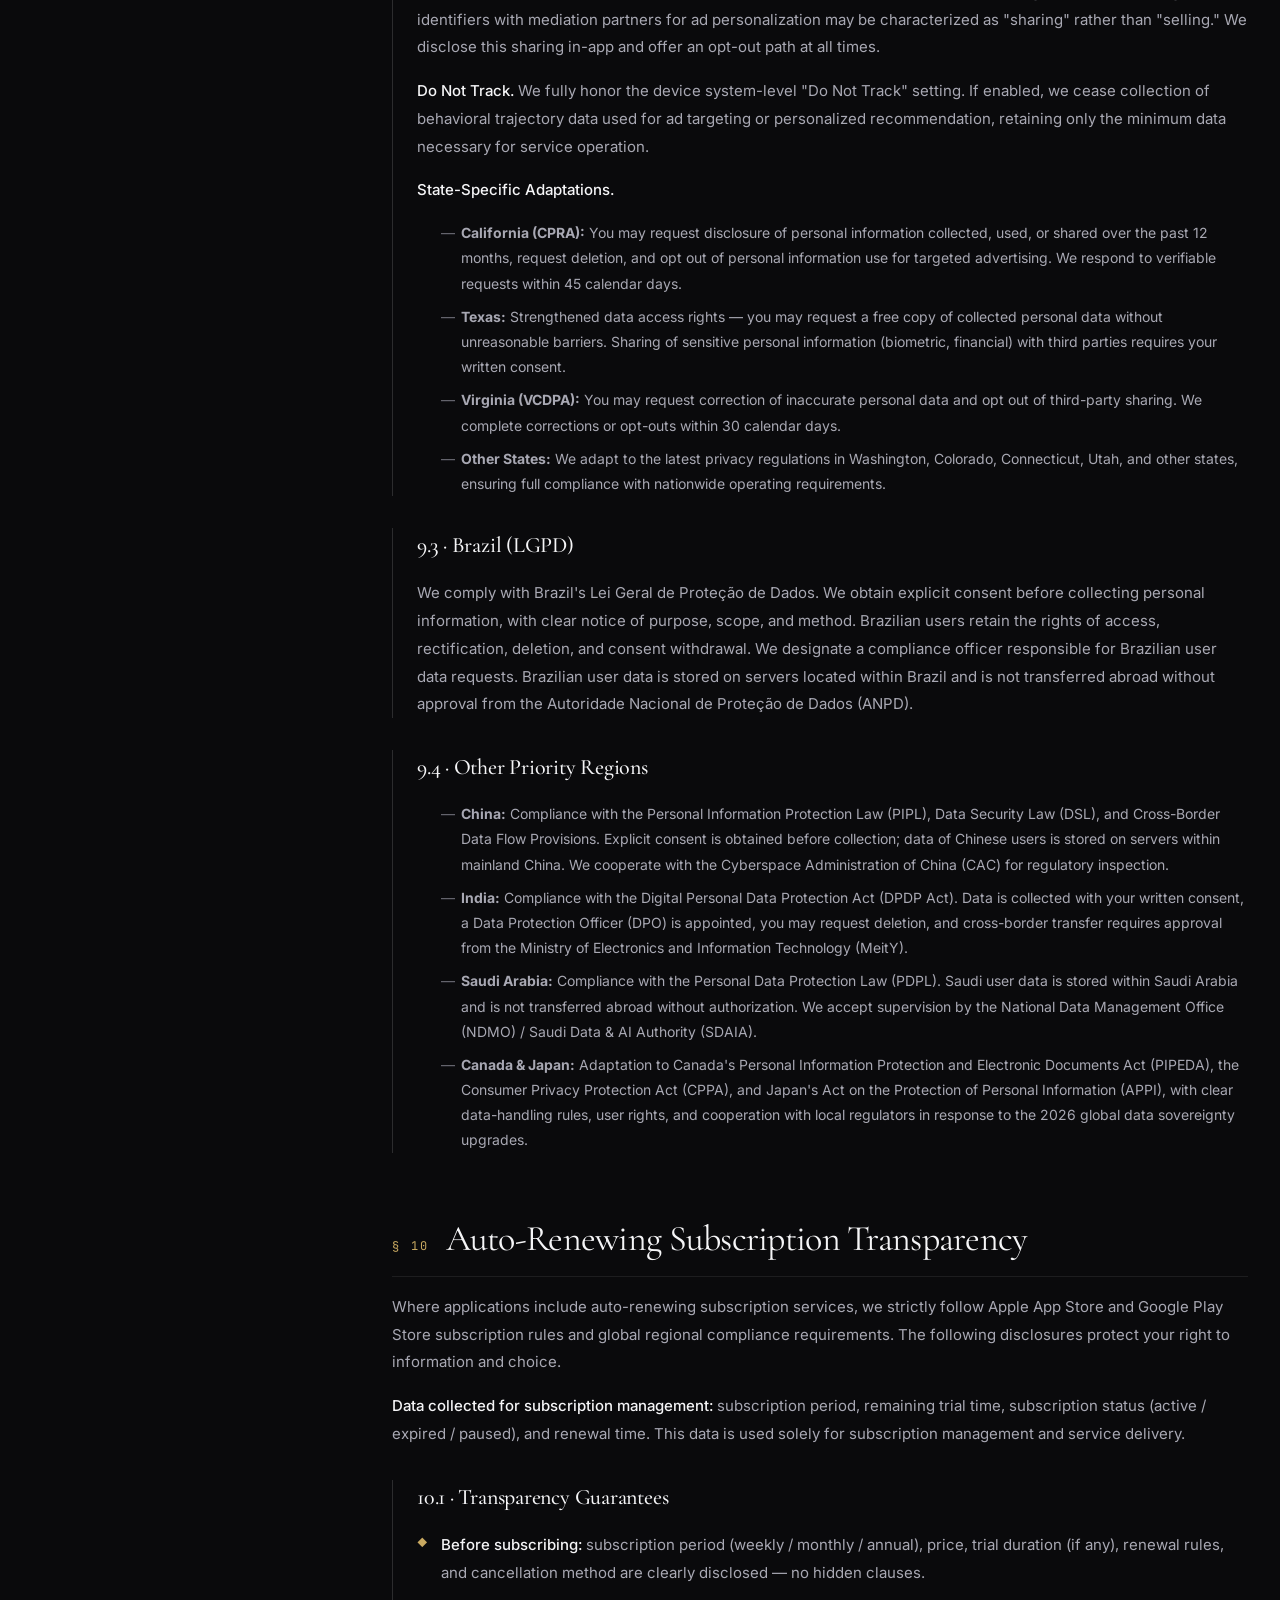
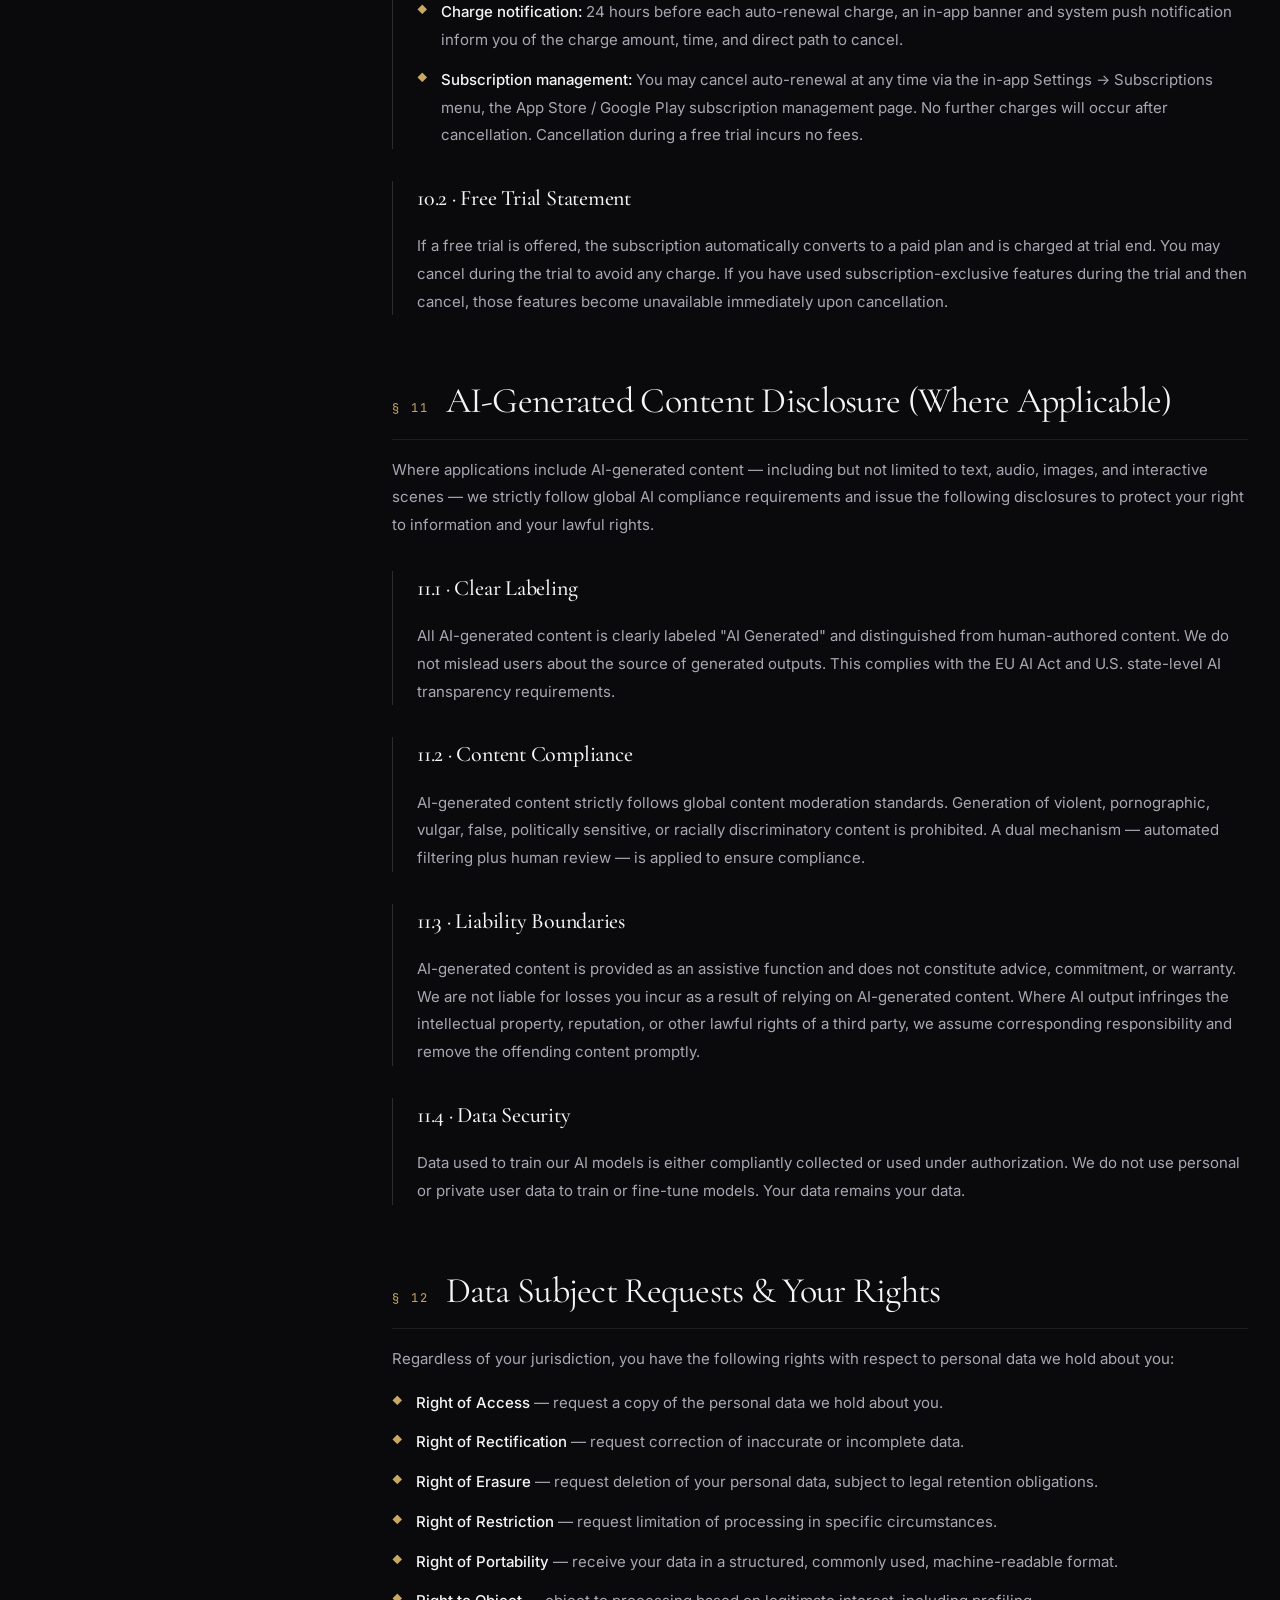
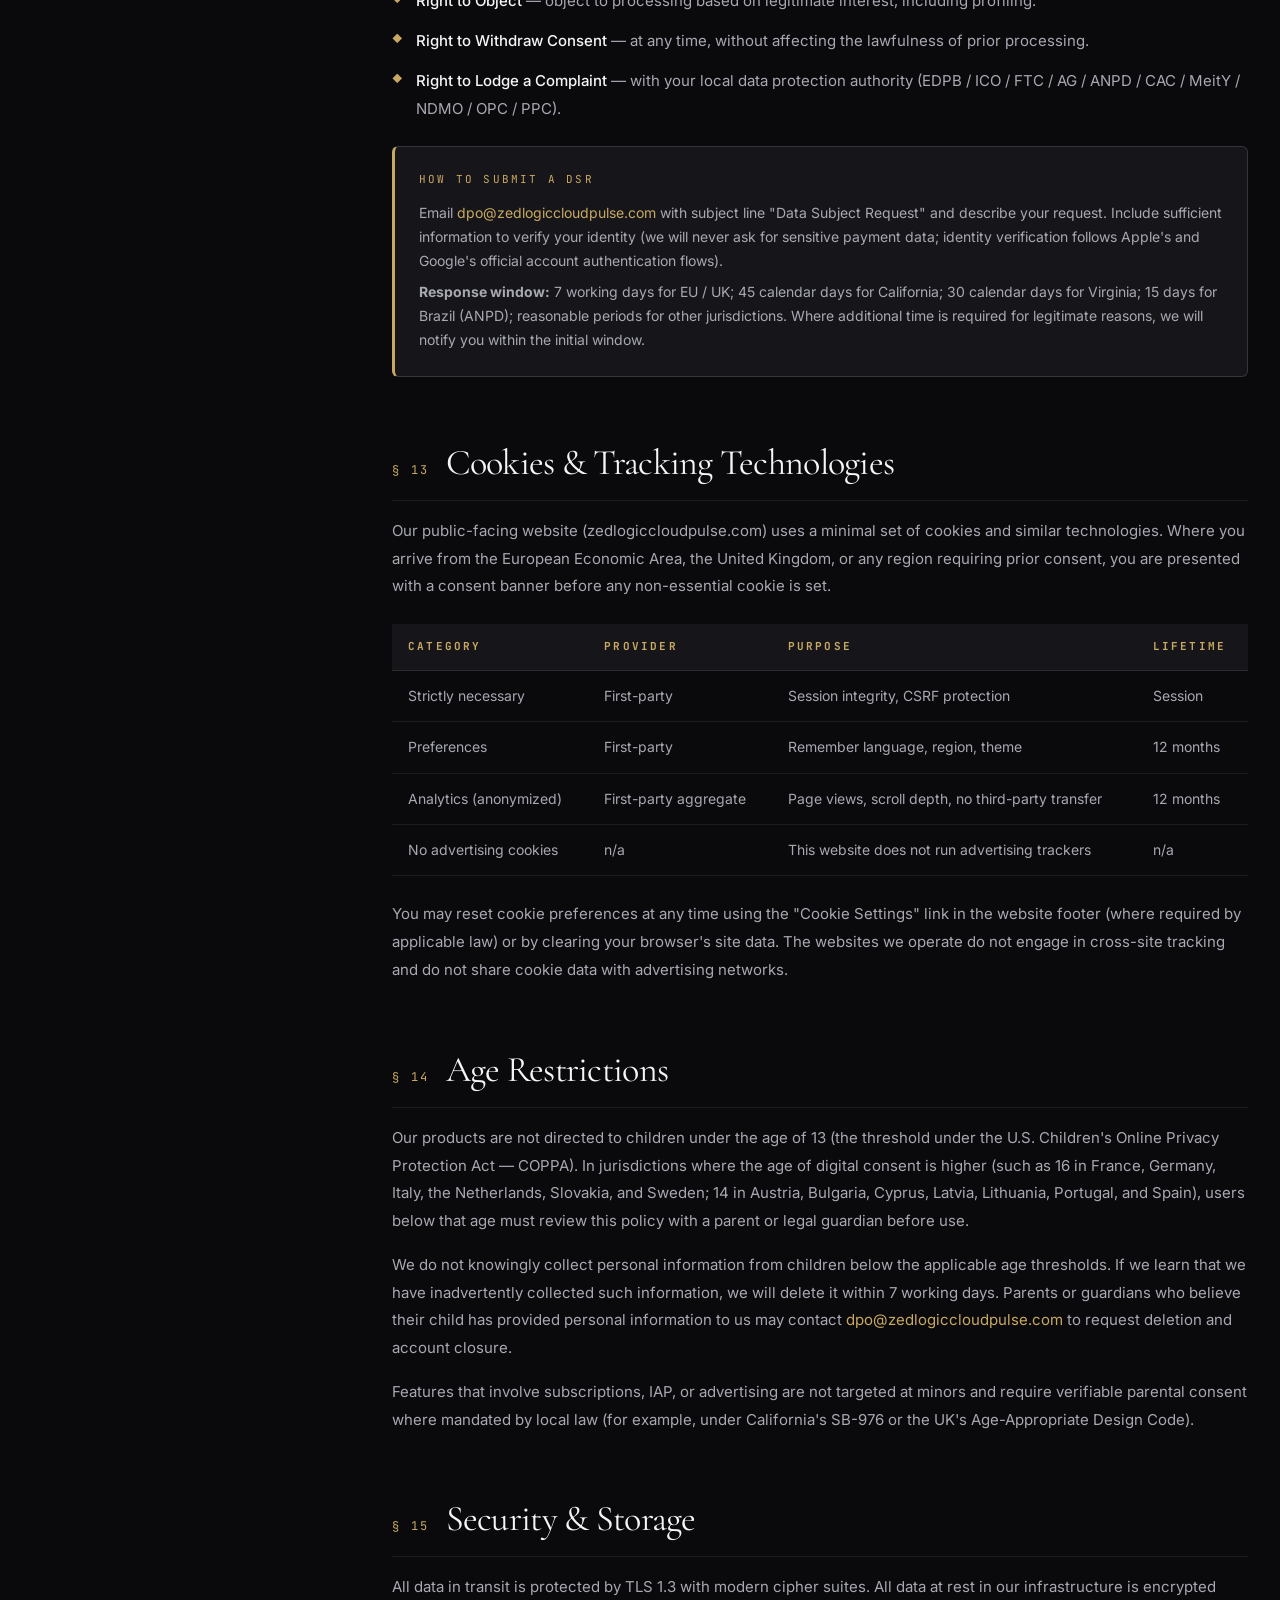
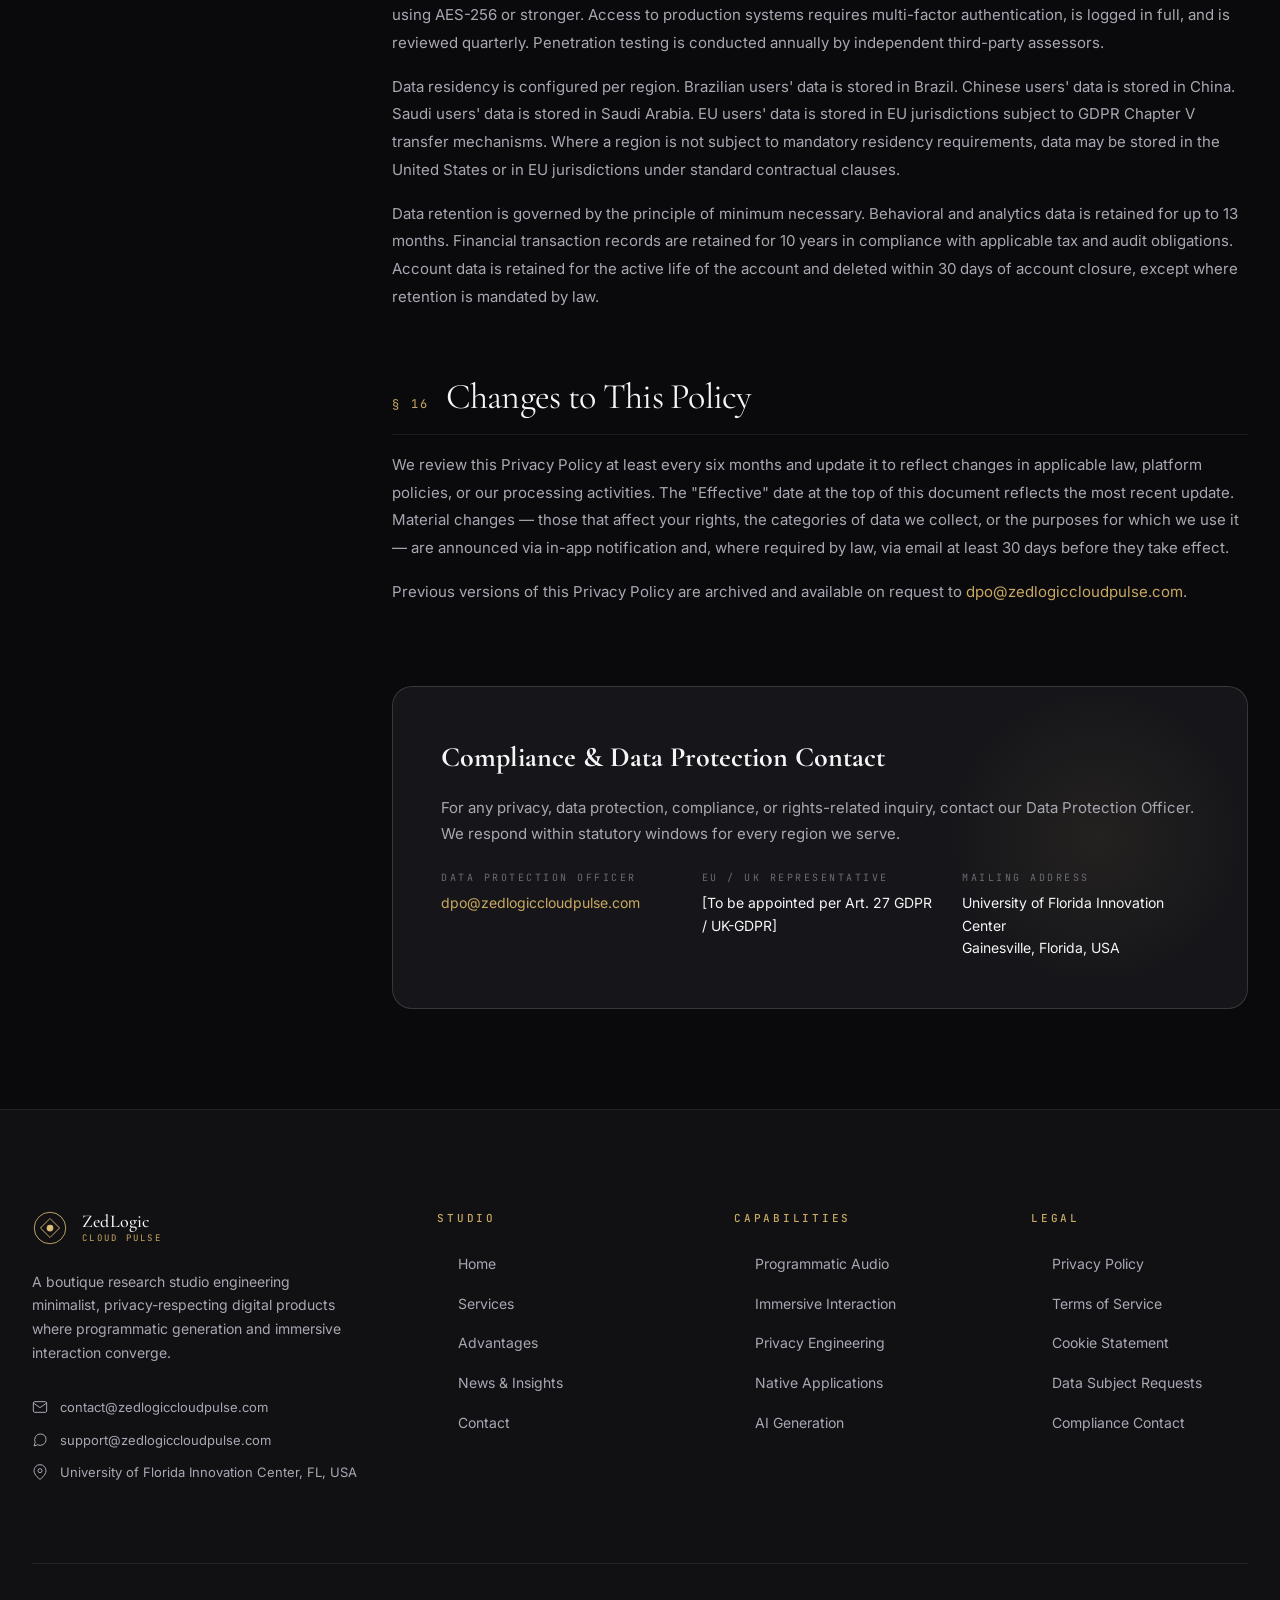
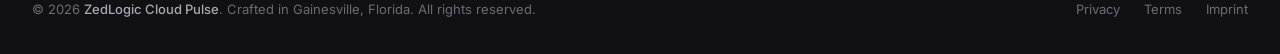
<file: privacy.html>
<!DOCTYPE html>
<html lang="en">
<head>
  <meta charset="UTF-8">
  <meta http-equiv="X-UA-Compatible" content="IE=edge">
  <meta name="viewport" content="width=device-width, initial-scale=1.0">
  <title>Privacy Policy — ZedLogic Cloud Pulse | 2026 Global Compliance Edition</title>
  <meta name="description" content="Comprehensive 2026 privacy policy for ZedLogic Cloud Pulse. Covers GDPR, CCPA/CPRA, VCDPA, LGPD, DSA, ATT, Privacy Sandbox, AI generation disclosure, and full IAA / IAP data mapping.">
  <meta name="keywords" content="privacy policy, GDPR, CCPA, CPRA, VCDPA, LGPD, DSA, ATT, Privacy Sandbox, data subject requests, AI disclosure, app store compliance">
  <meta name="robots" content="index, follow, max-snippet:-1">
  <link rel="canonical" href="https://zedlogiccloudpulse.com/privacy.html">

  <meta property="og:type" content="article">
  <meta property="og:title" content="Privacy Policy — ZedLogic Cloud Pulse">
  <meta property="og:description" content="2026 Global Compliance Edition. Covers every region we ship to.">
  <meta property="og:url" content="https://zedlogiccloudpulse.com/privacy.html">

  <link rel="icon" type="image/svg+xml" href="data:image/svg+xml,%3Csvg xmlns='http://www.w3.org/2000/svg' viewBox='0 0 64 64'%3E%3Cdefs%3E%3ClinearGradient id='g' x1='0' y1='0' x2='1' y2='1'%3E%3Cstop offset='0' stop-color='%23c9a961'/%3E%3Cstop offset='1' stop-color='%23e2c280'/%3E%3C/linearGradient%3E%3C/defs%3E%3Ccircle cx='32' cy='32' r='28' stroke='url(%23g)' stroke-width='2' fill='none'/%3E%3Crect x='20' y='20' width='24' height='24' stroke='url(%23g)' stroke-width='2' fill='none' transform='rotate(45 32 32)'/%3E%3Ccircle cx='32' cy='32' r='6' fill='url(%23g)'/%3E%3C/svg%3E">

  <link rel="preconnect" href="https://fonts.googleapis.com">
  <link rel="preconnect" href="https://fonts.gstatic.com" crossorigin>
  <link href="https://fonts.googleapis.com/css2?family=Cormorant+Garamond:ital,wght@0,300;0,400;0,500;0,600;1,300;1,400&family=Inter:wght@300;400;500;600;700&family=JetBrains+Mono:wght@400;500;600&display=swap" rel="stylesheet">

  <link rel="stylesheet" href="css/global.css">
  <link rel="stylesheet" href="css/pages.css">
</head>
<body>

  <div class="page-loader">
    <div class="loader-mark">
      <div class="loader-ring"></div>
      <div class="loader-ring"></div>
      <div class="loader-ring"></div>
    </div>
    <div class="loader-text">ZedLogic // Privacy</div>
  </div>

  <header class="site-header">
    <div class="header-inner">
      <a href="index.html" class="logo">
        <span class="logo-mark">
          <svg viewBox="0 0 64 64" width="36" height="36" fill="none">
            <defs><linearGradient id="logoGradP" x1="0%" y1="0%" x2="100%" y2="100%"><stop offset="0%" stop-color="#c9a961"/><stop offset="50%" stop-color="#e2c280"/><stop offset="100%" stop-color="#c9a961"/></linearGradient></defs>
            <circle cx="32" cy="32" r="28" stroke="url(#logoGradP)" stroke-width="1.5" fill="none"/>
            <rect x="20" y="20" width="24" height="24" stroke="url(#logoGradP)" stroke-width="1.5" fill="none" transform="rotate(45 32 32)"/>
            <circle cx="32" cy="32" r="6" fill="url(#logoGradP)"/>
          </svg>
        </span>
        <span class="logo-text"><span class="logo-name">ZedLogic</span><span class="logo-tag">Cloud Pulse</span></span>
      </a>

      <nav aria-label="Primary navigation">
        <ul class="nav-list">
          <li><a href="index.html" class="nav-link">Home</a></li>
          <li><a href="services.html" class="nav-link">Services</a></li>
          <li><a href="advantages.html" class="nav-link">Advantages</a></li>
          <li><a href="news.html" class="nav-link">News</a></li>
          <li><a href="contact.html" class="nav-link">Contact</a></li>
          <li><a href="contact.html" class="nav-cta">Get in Touch</a></li>
        </ul>
      </nav>

      <button class="menu-toggle" aria-label="Open menu">
        <svg viewBox="0 0 24 24" width="22" height="22" fill="none" stroke="currentColor" stroke-width="1.5"><line x1="3" y1="7" x2="21" y2="7"/><line x1="3" y1="17" x2="21" y2="17"/></svg>
      </button>
    </div>
  </header>

  <main class="legal-page">
    <div class="container">
      <div class="legal-layout">

        <!-- SIDEBAR -->
        <aside class="legal-sidebar">
          <div class="legal-sidebar-title">Document Index</div>
          <ul class="legal-nav">
            <li><a href="#preamble" class="active">Preamble & Scope</a></li>
            <li><a href="#data-collection">Data Collection Granularity</a></li>
            <li><a href="#device-fingerprint">Device Fingerprint & IDs</a></li>
            <li><a href="#network">Network Environment</a></li>
            <li><a href="#behavioral">Behavioral Trajectories</a></li>
            <li><a href="#iap">Financial / IAP Data</a></li>
            <li><a href="#third-party">Third-Party Data Sharing</a></li>
            <li><a href="#ad-platforms">Ad Platform Disclosures</a></li>
            <li><a href="#regional">Regional Law Disclosures</a></li>
            <li><a href="#subscriptions">Subscription Transparency</a></li>
            <li><a href="#ai">AI Generation Disclosure</a></li>
            <li><a href="#dsr">Data Subject Requests</a></li>
            <li><a href="#cookies">Cookies & Tracking</a></li>
            <li><a href="#age">Age Restrictions</a></li>
            <li><a href="#security">Security & Storage</a></li>
            <li><a href="#changes">Policy Changes</a></li>
            <li><a href="#contact">Compliance Contact</a></li>
          </ul>
        </aside>

        <!-- CONTENT -->
        <article class="legal-content">

          <div class="legal-meta">
            <span class="legal-meta-dot"></span>
            Version 2026.1 · Last updated June 18, 2026 · Effective immediately
          </div>

          <h1 class="legal-title">Privacy <span class="accent">Policy</span></h1>
          <p class="legal-intro">This version is the 2026 Global Compliance Deep-Enhanced Edition. It is a comprehensive upgrade from our previous policy, with material new content addressing the EU Digital Services Act (DSA) transparency requirements, U.S. state-level privacy differentiation (California CPRA, Texas, Virginia, Colorado, Washington and others), AI-generated content disclosure (where applicable), and refined IAP / IAA fraud enforcement rules. It is paired with our 2026 Technical Compliance Execution Guide and our Terms of Service, which together govern your use of every application, service, and digital surface published under the ZedLogic Cloud Pulse brand.</p>

          <p class="legal-intro">We are a small studio. Our privacy posture is structural: by default, your data does not leave the device. Where it must leave the device (for example, to satisfy a payment processor or to detect fraud), we minimize, encrypt, and disclose every step. This policy explains exactly what we collect, why, who we share with, and how you can exercise the rights granted to you by every regime we comply with.</p>

          <!-- §1 -->
          <section class="legal-section" id="preamble">
            <h2 class="legal-section-title">
              <span class="legal-section-num">§ 01</span>
              Preamble & Scope
            </h2>
            <p class="legal-text">This Privacy Policy is issued by <strong>ZedLogic Cloud Pulse</strong> ("we", "us", "our", "the studio"), a research-driven application studio headquartered at the University of Florida Innovation Center, Gainesville, Florida, United States. It applies to every product, website, and digital surface operated under the zedlogiccloudpulse.com domain or published under the ZedLogic Cloud Pulse developer account on the Apple App Store, Google Play Store, and any successor or affiliate storefront.</p>
            <p class="legal-text">By installing, accessing, or using any of our products, you acknowledge that you have read and understood this policy. If you do not agree, please discontinue use and contact our Data Protection Officer (<a href="mailto:dpo@zedlogiccloudpulse.com" style="color:var(--color-accent);">dpo@zedlogiccloudpulse.com</a>) to request account closure and data deletion.</p>

            <div class="legal-highlight">
              <div class="legal-highlight-title">Age Restriction Summary</div>
              <p>Our products are not directed to children under the age of 13. Users between 13 and the age of digital consent in their jurisdiction (16 in several EU member states, 14 in others, 13 in the United States under COPPA) must review this policy with a parent or legal guardian before use. We do not knowingly collect personal information from children below these thresholds. See <a href="#age" style="color:var(--color-accent);">Age Restrictions</a> for the full statement.</p>
            </div>
          </section>

          <!-- §2 -->
          <section class="legal-section" id="data-collection">
            <h2 class="legal-section-title">
              <span class="legal-section-num">§ 02</span>
              Data Collection Granularity & Purposes
            </h2>
            <p class="legal-text">We strictly follow the principle of <strong>minimum necessary</strong> collection. Through compliant technical means, we collect only the information required to (a) maintain normal operation of our IAA (in-app advertising) and IAP (in-app purchase) systems, (b) optimize user experience, and (c) prevent fraudulent activity. The collection, processing, and storage of any data described in this policy complies with the privacy laws of every region in which we operate, and we collect nothing that is unrelated to providing our services.</p>
            <p class="legal-text">All collected data is encrypted in transit (HTTPS / TLS 1.3) and at rest (AES-256), stored on compliant servers, accessible only to authorized personnel under documented access controls, and access is logged in full for audit purposes.</p>
          </section>

          <section class="legal-section" id="device-fingerprint">
            <h2 class="legal-section-title">
              <span class="legal-section-num">§ 03</span>
              Device Fingerprint & Identification Codes
            </h2>
            <p class="legal-text">To provide attribution, anti-fraud, regional compliance, and ad mediation services, we (and our authorized third-party processors) collect a limited set of device-level identifiers and technical attributes:</p>
            <ul class="legal-list">
              <li><strong>IDFA (Identifier for Advertisers)</strong> — Apple's iOS advertising identifier. Collected only after explicit consent via Apple's App Tracking Transparency (ATT) framework. See <a href="#regional" style="color:var(--color-accent);">Regional Law Disclosures</a> for the 2026 ATT enforcement details.</li>
              <li><strong>GAID (Google Advertising ID)</strong> — Android's advertising identifier, subject to the Google Play Privacy Sandbox and user opt-out controls.</li>
              <li><strong>OAID (Open Anonymous Device Identifier)</strong> — used for devices distributed in mainland China and other markets where IDFA / GAID are not available.</li>
              <li><strong>Device brand, model, screen resolution, operating system version, language setting</strong> — for UI adaptation, crash diagnostics, and ad creative optimization.</li>
              <li><strong>Battery state and system clock offset</strong> — used solely to detect timezone spoofing and prevent cross-regional price arbitrage; never used to track individual behavior.</li>
              <li><strong>Device unique identifier</strong> — encrypted at rest, used only for fraud detection, never associated with your real-world identity, and purged upon account deletion.</li>
            </ul>
            <p class="legal-text">We do not collect hardware-level identifiers that bypass platform controls (for example, MAC addresses are not used as IDFA substitutes), and we do not fingerprint devices in ways that are resistant to user opt-out.</p>
          </section>

          <section class="legal-section" id="network">
            <h2 class="legal-section-title">
              <span class="legal-section-num">§ 04</span>
              Network Environment Data
            </h2>
            <ul class="legal-list">
              <li><strong>IP address</strong> — collected only to determine the user's geographic region for legal compliance, fraud prevention, and ad creative localization. IP addresses are not used for precise geolocation and are truncated to /24 (IPv4) or /48 (IPv6) within 24 hours of collection for analytical use.</li>
              <li><strong>Mobile network operator name</strong> — for regional compliance verification and ad performance diagnostics.</li>
              <li><strong>Wi-Fi connection status</strong> — used to determine whether to route traffic over cellular or Wi-Fi, and to provide offline-first features where appropriate.</li>
              <li><strong>Network type (4G / 5G / Wi-Fi)</strong> — for app performance diagnostics and ad creative selection (e.g., video quality).</li>
            </ul>
          </section>

          <section class="legal-section" id="behavioral">
            <h2 class="legal-section-title">
              <span class="legal-section-num">§ 05</span>
              Behavioral Trajectories (IAA & UX)
            </h2>
            <p class="legal-text">Two categories of behavioral data are collected: advertising-related signals used for IAA optimization, and product-related signals used to improve user experience. None of this data is used to construct a profile of your identity outside of the application context.</p>

            <div class="legal-subsection">
              <h3 class="legal-subsection-title">5.1 · Advertising Behavior</h3>
              <ul class="legal-list">
                <li>Advertising display identifier (see §03)</li>
                <li>Click timestamps and conversion paths</li>
                <li>Rewarded video ad viewing duration, completion, and mid-watch exit events</li>
                <li>Ad dwell time and engagement signals</li>
              </ul>
              <p class="legal-text">This data is used to optimize ad delivery effectiveness and prevent ad fraud. It is processed internally and, in anonymized or pseudonymized form, shared with third-party monetization platforms only as required for real-time bidding, attribution, and fraud prevention. We do not enrich advertising identifiers with off-app personal data.</p>
            </div>

            <div class="legal-subsection">
              <h3 class="legal-subsection-title">5.2 · Game / Application Logic</h3>
              <ul class="legal-list">
                <li>Frequency of core feature loop triggers</li>
                <li>Click-through rates on paywall prompts</li>
                <li>Onboarding drop-off points</li>
                <li>Feature usage frequency</li>
              </ul>
              <p class="legal-text">Used exclusively to improve product interaction, refine feature layout, and enhance user convenience. We do not collect specific user-generated content, private journal entries, financial transaction details, health measurements, or biometric data through these signals.</p>
            </div>
          </section>

          <section class="legal-section" id="iap">
            <h2 class="legal-section-title">
              <span class="legal-section-num">§ 06</span>
              Financial Transaction Data (IAP)
            </h2>
            <p class="legal-text">We process in-app purchases exclusively through Apple's App Store and Google Play official payment APIs. We do not directly collect, transmit, or store any of the following sensitive payment information: bank card numbers, CVV codes, payment passwords, card expiration dates, or bank account credentials. All payment operations are conducted within Apple's or Google's certified payment infrastructure.</p>

            <table class="legal-table">
              <thead>
                <tr><th>Field</th><th>Source</th><th>Used For</th></tr>
              </thead>
              <tbody>
                <tr><td>Order ID</td><td>App Store / Play receipt</td><td>Order tracking, refund processing</td></tr>
                <tr><td>Item name & quantity</td><td>App Store / Play receipt</td><td>Entitlement validation</td></tr>
                <tr><td>Currency</td><td>App Store / Play receipt</td><td>Financial reporting, currency-aware UX</td></tr>
                <tr><td>Amount paid</td><td>App Store / Play receipt</td><td>Financial reconciliation</td></tr>
                <tr><td>Country code</td><td>App Store / Play receipt</td><td>Regional tax compliance</td></tr>
                <tr><td>Transaction time</td><td>App Store / Play receipt</td><td>Audit, dispute resolution</td></tr>
                <tr><td>Sandbox test order flag</td><td>App Store / Play receipt</td><td>Filtering test transactions</td></tr>
                <tr><td>Order status</td><td>App Store / Play receipt</td><td>Success / failure / refund tracking</td></tr>
              </tbody>
            </table>

            <p class="legal-text">This data is used for order validation, refund processing, financial reconciliation, and payment fraud prevention. Receipts are validated server-side using Apple's App Store Server Notifications and Google Play Real-Time Developer Notifications; we never replicate or persist payment credentials.</p>
          </section>

          <section class="legal-section" id="third-party">
            <h2 class="legal-section-title">
              <span class="legal-section-num">§ 07</span>
              Third-Party Data Sharing Architecture
            </h2>
            <p class="legal-text">To achieve legitimate monetization, service optimization, and anti-fraud objectives, we share the minimum necessary data with a vetted ecosystem of compliant third-party processors. The principles are: minimum necessary, encrypted in transit, fully controlled. We do not share sensitive personal information. You may review the third-party privacy practices of every partner at their respective websites.</p>

            <div class="legal-subsection">
              <h3 class="legal-subsection-title">7.1 · Aggregation Layer (Mediation)</h3>
              <ul class="legal-list">
                <li><strong>AppLovin (MAX)</strong> — real-time bidding (RTB), fill rate optimization, monetization efficiency.</li>
                <li><strong>Google AdMob</strong> — RTB, fill optimization, ad quality scoring.</li>
                <li><strong>Unity LevelPlay (Unity Ads)</strong> — RTB, cross-format mediation (banner, interstitial, rewarded).</li>
              </ul>
              <p class="legal-text">Shared data is limited to anonymized device information, ad display / click events, and ad performance metrics. No real-world identity is shared.</p>
            </div>

            <div class="legal-subsection">
              <h3 class="legal-subsection-title">7.2 · Attribution & Anti-Fraud (MMP)</h3>
              <ul class="legal-list">
                <li><strong>AppsFlyer</strong> — install attribution, fraud detection (install hijacking, click flooding, etc.).</li>
                <li><strong>Adjust</strong> — attribution, fraud prevention, cohort analytics.</li>
                <li><strong>Singular</strong> — attribution, ROI analytics, fraud prevention.</li>
              </ul>
              <p class="legal-text">Shared data is limited to anonymized device information, install attribution data, and engagement events. We do not collect or transmit private user information.</p>
            </div>

            <div class="legal-subsection">
              <h3 class="legal-subsection-title">7.3 · Payment Processors</h3>
              <ul class="legal-list">
                <li><strong>Apple Inc.</strong> — iOS in-app purchase processing, App Store Server Notifications, StoreKit 2 receipt validation.</li>
                <li><strong>Google LLC</strong> — Android in-app purchase processing, Google Play Billing v6+, Real-Time Developer Notifications.</li>
              </ul>
              <p class="legal-text">Shared data is limited to order information (excluding sensitive payment credentials) for transaction reconciliation and entitlement validation, in strict compliance with Apple's and Google's data handling rules.</p>
            </div>

            <p class="legal-text">We sign strict non-disclosure and data-processing agreements with every third-party partner, defining data use scope, retention period, and security responsibility. We audit partner compliance on a quarterly basis. If a partner is found to violate these terms, we terminate the relationship immediately and pursue remediation. Users can review the third-party sharing manifest in the application's in-app settings, and may revoke consent at any time (revocation may degrade advertising relevance or certain service features).</p>
          </section>

          <section class="legal-section" id="ad-platforms">
            <h2 class="legal-section-title">
              <span class="legal-section-num">§ 08</span>
              Advertising Platform Disclosure
            </h2>
            <p class="legal-text">Our applications integrate ad SDKs to monetize free-tier features. Each SDK has its own data practices, which are summarized below and detailed at the linked privacy policies:</p>

            <table class="legal-table">
              <thead><tr><th>Platform</th><th>Role</th><th>Ad Formats Supported</th></tr></thead>
              <tbody>
                <tr><td>Google AdMob / AdSense</td><td>Mediation, direct demand</td><td>Banner, Interstitial, Rewarded Video, App Open</td></tr>
                <tr><td>AppLovin MAX</td><td>Mediation, in-house demand</td><td>Banner, Interstitial, Rewarded Video, App Open, Playable</td></tr>
                <tr><td>Unity LevelPlay</td><td>Mediation</td><td>Banner, Interstitial, Rewarded Video</td></tr>
                <tr><td>Meta Audience Network</td><td>Direct demand</td><td>Banner, Interstitial, Rewarded Video, Native</td></tr>
                <tr><td>Pangle (ByteDance)</td><td>Direct demand, mediation</td><td>Banner, Interstitial, Rewarded Video, Splash</td></tr>
                <tr><td>Vungle (Liftoff)</td><td>Direct demand</td><td>Interstitial, Rewarded Video</td></tr>
                <tr><td>ironSource (Liftoff)</td><td>Direct demand, mediation</td><td>Interstitial, Rewarded Video</td></tr>
                <tr><td>InMobi</td><td>Direct demand</td><td>Banner, Interstitial, Rewarded Video, Native</td></tr>
                <tr><td>Mintegral</td><td>Direct demand</td><td>Banner, Interstitial, Rewarded Video, App Open, Native</td></tr>
                <tr><td>Chartboost (now Digital Turbine)</td><td>Direct demand</td><td>Interstitial, Rewarded Video</td></tr>
                <tr><td>Tapjoy</td><td>Direct demand (offerwall)</td><td>Offerwall, Rewarded Video</td></tr>
                <tr><td>AdColony (now Digital Turbine)</td><td>Direct demand</td><td>Interstitial, Rewarded Video</td></tr>
                <tr><td>Start.io</td><td>Direct demand</td><td>Banner, Interstitial, Native, Rewarded Video</td></tr>
                <tr><td>Digital Turbine</td><td>Direct demand, mediation</td><td>Banner, Interstitial, Rewarded Video</td></tr>
                <tr><td>Fyber (now Digital Turbine)</td><td>Direct demand, mediation</td><td>Banner, Interstitial, Rewarded Video</td></tr>
                <tr><td>AppsFlyer</td><td>MMP (attribution)</td><td>n/a — measurement only</td></tr>
                <tr><td>Adjust</td><td>MMP (attribution)</td><td>n/a — measurement only</td></tr>
                <tr><td>Singular</td><td>MMP (attribution)</td><td>n/a — measurement only</td></tr>
              </tbody>
            </table>

            <p class="legal-text">Every SDK is integrated in compliance with Apple's App Store Review Guidelines (including mandatory ATT consent for IDFA access on iOS) and Google Play's User Data Policy (including Privacy Sandbox alignment for Android 14+). SDK versions are reviewed and updated on a quarterly cadence. We do not integrate any SDK that lacks a public privacy policy, that is known to violate platform policy, or that requests permissions beyond what is necessary for its declared function.</p>
          </section>

          <section class="legal-section" id="regional">
            <h2 class="legal-section-title">
              <span class="legal-section-num">§ 09</span>
              Global Region-Specific Legal Disclosures
            </h2>
            <p class="legal-text">We adapt to the privacy regulations of every country and region in which we operate, incorporating the 2026 policy changes highlighted below. Compliance is verified for every release against the strictest applicable regime.</p>

            <div class="legal-subsection">
              <h3 class="legal-subsection-title">9.1 · European Union (GDPR) & United Kingdom (UK-GDPR)</h3>
              <p class="legal-text"><strong>Legal Basis.</strong> Our lawful bases for processing personal data include: performance of the service agreement with you, your explicit consent, and our legitimate interests (such as fraud prevention and service optimization). All processing complies with Article 6 of the GDPR / UK-GDPR.</p>
              <p class="legal-text"><strong>EU / UK Representative.</strong> For GDPR Article 27 purposes, our EU representative contact details are: <strong>[Reserved — to be filled in upon appointment of statutory EU representative per Article 27 GDPR]</strong>. UK representative contact details: <strong>[Reserved — to be filled in upon appointment of UK representative per UK-GDPR Article 27]</strong>. These addresses accept all EU / UK data subject correspondence and respond within 7 working days.</p>
              <p class="legal-text"><strong>DSA Transparency.</strong> We comply in full with the European Union Digital Services Act (DSA) latest transparency requirements, including public disclosure of advertising delivery rules, algorithmic recommendation logic, content moderation standards, and periodic transparency reports. Where applications involve user-generated content (UGC), we publish our content moderation mechanism, complaint-handling process, and standards for removing illegal or harmful content, ensuring user right to information. We accept supervision by relevant EU regulatory bodies and respond to inquiries within statutory windows.</p>
              <p class="legal-text"><strong>Your Rights as an EU / UK User.</strong> You may at any time access, rectify, or erase your personal data; withdraw consent; obtain a portable copy of your personal data (data portability); and lodge a complaint with the European Data Protection Board (EDPB) or the UK Information Commissioner's Office (ICO) if you believe your data has been mishandled.</p>
            </div>

            <div class="legal-subsection">
              <h3 class="legal-subsection-title">9.2 · United States (CCPA / CPRA / VCDPA / Other State Laws)</h3>
              <p class="legal-text"><strong>No Sale of Personal Information.</strong> We commit to not selling your personal information to any third party (including advertisers or data brokers). However, under definitions in the California CPRA and Virginia VCDPA, sharing device identifiers with mediation partners for ad personalization may be characterized as "sharing" rather than "selling." We disclose this sharing in-app and offer an opt-out path at all times.</p>
              <p class="legal-text"><strong>Do Not Track.</strong> We fully honor the device system-level "Do Not Track" setting. If enabled, we cease collection of behavioral trajectory data used for ad targeting or personalized recommendation, retaining only the minimum data necessary for service operation.</p>
              <p class="legal-text"><strong>State-Specific Adaptations.</strong></p>
              <ul class="legal-sublist">
                <li><strong>California (CPRA):</strong> You may request disclosure of personal information collected, used, or shared over the past 12 months, request deletion, and opt out of personal information use for targeted advertising. We respond to verifiable requests within 45 calendar days.</li>
                <li><strong>Texas:</strong> Strengthened data access rights — you may request a free copy of collected personal data without unreasonable barriers. Sharing of sensitive personal information (biometric, financial) with third parties requires your written consent.</li>
                <li><strong>Virginia (VCDPA):</strong> You may request correction of inaccurate personal data and opt out of third-party sharing. We complete corrections or opt-outs within 30 calendar days.</li>
                <li><strong>Other States:</strong> We adapt to the latest privacy regulations in Washington, Colorado, Connecticut, Utah, and other states, ensuring full compliance with nationwide operating requirements.</li>
              </ul>
            </div>

            <div class="legal-subsection">
              <h3 class="legal-subsection-title">9.3 · Brazil (LGPD)</h3>
              <p class="legal-text">We comply with Brazil's Lei Geral de Proteção de Dados. We obtain explicit consent before collecting personal information, with clear notice of purpose, scope, and method. Brazilian users retain the rights of access, rectification, deletion, and consent withdrawal. We designate a compliance officer responsible for Brazilian user data requests. Brazilian user data is stored on servers located within Brazil and is not transferred abroad without approval from the Autoridade Nacional de Proteção de Dados (ANPD).</p>
            </div>

            <div class="legal-subsection">
              <h3 class="legal-subsection-title">9.4 · Other Priority Regions</h3>
              <ul class="legal-sublist">
                <li><strong>China:</strong> Compliance with the Personal Information Protection Law (PIPL), Data Security Law (DSL), and Cross-Border Data Flow Provisions. Explicit consent is obtained before collection; data of Chinese users is stored on servers within mainland China. We cooperate with the Cyberspace Administration of China (CAC) for regulatory inspection.</li>
                <li><strong>India:</strong> Compliance with the Digital Personal Data Protection Act (DPDP Act). Data is collected with your written consent, a Data Protection Officer (DPO) is appointed, you may request deletion, and cross-border transfer requires approval from the Ministry of Electronics and Information Technology (MeitY).</li>
                <li><strong>Saudi Arabia:</strong> Compliance with the Personal Data Protection Law (PDPL). Saudi user data is stored within Saudi Arabia and is not transferred abroad without authorization. We accept supervision by the National Data Management Office (NDMO) / Saudi Data & AI Authority (SDAIA).</li>
                <li><strong>Canada & Japan:</strong> Adaptation to Canada's Personal Information Protection and Electronic Documents Act (PIPEDA), the Consumer Privacy Protection Act (CPPA), and Japan's Act on the Protection of Personal Information (APPI), with clear data-handling rules, user rights, and cooperation with local regulators in response to the 2026 global data sovereignty upgrades.</li>
              </ul>
            </div>
          </section>

          <section class="legal-section" id="subscriptions">
            <h2 class="legal-section-title">
              <span class="legal-section-num">§ 10</span>
              Auto-Renewing Subscription Transparency
            </h2>
            <p class="legal-text">Where applications include auto-renewing subscription services, we strictly follow Apple App Store and Google Play Store subscription rules and global regional compliance requirements. The following disclosures protect your right to information and choice.</p>
            <p class="legal-text"><strong>Data collected for subscription management:</strong> subscription period, remaining trial time, subscription status (active / expired / paused), and renewal time. This data is used solely for subscription management and service delivery.</p>

            <div class="legal-subsection">
              <h3 class="legal-subsection-title">10.1 · Transparency Guarantees</h3>
              <ul class="legal-list">
                <li><strong>Before subscribing:</strong> subscription period (weekly / monthly / annual), price, trial duration (if any), renewal rules, and cancellation method are clearly disclosed — no hidden clauses.</li>
                <li><strong>Charge notification:</strong> 24 hours before each auto-renewal charge, an in-app banner and system push notification inform you of the charge amount, time, and direct path to cancel.</li>
                <li><strong>Subscription management:</strong> You may cancel auto-renewal at any time via the in-app Settings → Subscriptions menu, the App Store / Google Play subscription management page. No further charges will occur after cancellation. Cancellation during a free trial incurs no fees.</li>
              </ul>
            </div>

            <div class="legal-subsection">
              <h3 class="legal-subsection-title">10.2 · Free Trial Statement</h3>
              <p class="legal-text">If a free trial is offered, the subscription automatically converts to a paid plan and is charged at trial end. You may cancel during the trial to avoid any charge. If you have used subscription-exclusive features during the trial and then cancel, those features become unavailable immediately upon cancellation.</p>
            </div>
          </section>

          <section class="legal-section" id="ai">
            <h2 class="legal-section-title">
              <span class="legal-section-num">§ 11</span>
              AI-Generated Content Disclosure (Where Applicable)
            </h2>
            <p class="legal-text">Where applications include AI-generated content — including but not limited to text, audio, images, and interactive scenes — we strictly follow global AI compliance requirements and issue the following disclosures to protect your right to information and your lawful rights.</p>

            <div class="legal-subsection">
              <h3 class="legal-subsection-title">11.1 · Clear Labeling</h3>
              <p class="legal-text">All AI-generated content is clearly labeled "AI Generated" and distinguished from human-authored content. We do not mislead users about the source of generated outputs. This complies with the EU AI Act and U.S. state-level AI transparency requirements.</p>
            </div>

            <div class="legal-subsection">
              <h3 class="legal-subsection-title">11.2 · Content Compliance</h3>
              <p class="legal-text">AI-generated content strictly follows global content moderation standards. Generation of violent, pornographic, vulgar, false, politically sensitive, or racially discriminatory content is prohibited. A dual mechanism — automated filtering plus human review — is applied to ensure compliance.</p>
            </div>

            <div class="legal-subsection">
              <h3 class="legal-subsection-title">11.3 · Liability Boundaries</h3>
              <p class="legal-text">AI-generated content is provided as an assistive function and does not constitute advice, commitment, or warranty. We are not liable for losses you incur as a result of relying on AI-generated content. Where AI output infringes the intellectual property, reputation, or other lawful rights of a third party, we assume corresponding responsibility and remove the offending content promptly.</p>
            </div>

            <div class="legal-subsection">
              <h3 class="legal-subsection-title">11.4 · Data Security</h3>
              <p class="legal-text">Data used to train our AI models is either compliantly collected or used under authorization. We do not use personal or private user data to train or fine-tune models. Your data remains your data.</p>
            </div>
          </section>

          <section class="legal-section" id="dsr">
            <h2 class="legal-section-title">
              <span class="legal-section-num">§ 12</span>
              Data Subject Requests & Your Rights
            </h2>
            <p class="legal-text">Regardless of your jurisdiction, you have the following rights with respect to personal data we hold about you:</p>
            <ul class="legal-list">
              <li><strong>Right of Access</strong> — request a copy of the personal data we hold about you.</li>
              <li><strong>Right of Rectification</strong> — request correction of inaccurate or incomplete data.</li>
              <li><strong>Right of Erasure</strong> — request deletion of your personal data, subject to legal retention obligations.</li>
              <li><strong>Right of Restriction</strong> — request limitation of processing in specific circumstances.</li>
              <li><strong>Right of Portability</strong> — receive your data in a structured, commonly used, machine-readable format.</li>
              <li><strong>Right to Object</strong> — object to processing based on legitimate interest, including profiling.</li>
              <li><strong>Right to Withdraw Consent</strong> — at any time, without affecting the lawfulness of prior processing.</li>
              <li><strong>Right to Lodge a Complaint</strong> — with your local data protection authority (EDPB / ICO / FTC / AG / ANPD / CAC / MeitY / NDMO / OPC / PPC).</li>
            </ul>

            <div class="legal-highlight">
              <div class="legal-highlight-title">How to Submit a DSR</div>
              <p>Email <a href="mailto:dpo@zedlogiccloudpulse.com" style="color:var(--color-accent);">dpo@zedlogiccloudpulse.com</a> with subject line "Data Subject Request" and describe your request. Include sufficient information to verify your identity (we will never ask for sensitive payment data; identity verification follows Apple's and Google's official account authentication flows).</p>
              <p><strong>Response window:</strong> 7 working days for EU / UK; 45 calendar days for California; 30 calendar days for Virginia; 15 days for Brazil (ANPD); reasonable periods for other jurisdictions. Where additional time is required for legitimate reasons, we will notify you within the initial window.</p>
            </div>
          </section>

          <section class="legal-section" id="cookies">
            <h2 class="legal-section-title">
              <span class="legal-section-num">§ 13</span>
              Cookies & Tracking Technologies
            </h2>
            <p class="legal-text">Our public-facing website (zedlogiccloudpulse.com) uses a minimal set of cookies and similar technologies. Where you arrive from the European Economic Area, the United Kingdom, or any region requiring prior consent, you are presented with a consent banner before any non-essential cookie is set.</p>

            <table class="legal-table">
              <thead><tr><th>Category</th><th>Provider</th><th>Purpose</th><th>Lifetime</th></tr></thead>
              <tbody>
                <tr><td>Strictly necessary</td><td>First-party</td><td>Session integrity, CSRF protection</td><td>Session</td></tr>
                <tr><td>Preferences</td><td>First-party</td><td>Remember language, region, theme</td><td>12 months</td></tr>
                <tr><td>Analytics (anonymized)</td><td>First-party aggregate</td><td>Page views, scroll depth, no third-party transfer</td><td>12 months</td></tr>
                <tr><td>No advertising cookies</td><td>n/a</td><td>This website does not run advertising trackers</td><td>n/a</td></tr>
              </tbody>
            </table>

            <p class="legal-text">You may reset cookie preferences at any time using the "Cookie Settings" link in the website footer (where required by applicable law) or by clearing your browser's site data. The websites we operate do not engage in cross-site tracking and do not share cookie data with advertising networks.</p>
          </section>

          <section class="legal-section" id="age">
            <h2 class="legal-section-title">
              <span class="legal-section-num">§ 14</span>
              Age Restrictions
            </h2>
            <p class="legal-text">Our products are not directed to children under the age of 13 (the threshold under the U.S. Children's Online Privacy Protection Act — COPPA). In jurisdictions where the age of digital consent is higher (such as 16 in France, Germany, Italy, the Netherlands, Slovakia, and Sweden; 14 in Austria, Bulgaria, Cyprus, Latvia, Lithuania, Portugal, and Spain), users below that age must review this policy with a parent or legal guardian before use.</p>
            <p class="legal-text">We do not knowingly collect personal information from children below the applicable age thresholds. If we learn that we have inadvertently collected such information, we will delete it within 7 working days. Parents or guardians who believe their child has provided personal information to us may contact <a href="mailto:dpo@zedlogiccloudpulse.com" style="color:var(--color-accent);">dpo@zedlogiccloudpulse.com</a> to request deletion and account closure.</p>
            <p class="legal-text">Features that involve subscriptions, IAP, or advertising are not targeted at minors and require verifiable parental consent where mandated by local law (for example, under California's SB-976 or the UK's Age-Appropriate Design Code).</p>
          </section>

          <section class="legal-section" id="security">
            <h2 class="legal-section-title">
              <span class="legal-section-num">§ 15</span>
              Security & Storage
            </h2>
            <p class="legal-text">All data in transit is protected by TLS 1.3 with modern cipher suites. All data at rest in our infrastructure is encrypted using AES-256 or stronger. Access to production systems requires multi-factor authentication, is logged in full, and is reviewed quarterly. Penetration testing is conducted annually by independent third-party assessors.</p>
            <p class="legal-text">Data residency is configured per region. Brazilian users' data is stored in Brazil. Chinese users' data is stored in China. Saudi users' data is stored in Saudi Arabia. EU users' data is stored in EU jurisdictions subject to GDPR Chapter V transfer mechanisms. Where a region is not subject to mandatory residency requirements, data may be stored in the United States or in EU jurisdictions under standard contractual clauses.</p>
            <p class="legal-text">Data retention is governed by the principle of minimum necessary. Behavioral and analytics data is retained for up to 13 months. Financial transaction records are retained for 10 years in compliance with applicable tax and audit obligations. Account data is retained for the active life of the account and deleted within 30 days of account closure, except where retention is mandated by law.</p>
          </section>

          <section class="legal-section" id="changes">
            <h2 class="legal-section-title">
              <span class="legal-section-num">§ 16</span>
              Changes to This Policy
            </h2>
            <p class="legal-text">We review this Privacy Policy at least every six months and update it to reflect changes in applicable law, platform policies, or our processing activities. The "Effective" date at the top of this document reflects the most recent update. Material changes — those that affect your rights, the categories of data we collect, or the purposes for which we use it — are announced via in-app notification and, where required by law, via email at least 30 days before they take effect.</p>
            <p class="legal-text">Previous versions of this Privacy Policy are archived and available on request to <a href="mailto:dpo@zedlogiccloudpulse.com" style="color:var(--color-accent);">dpo@zedlogiccloudpulse.com</a>.</p>
          </section>

          <!-- CONTACT BOX -->
          <div class="legal-contact-box" id="contact">
            <h2 class="legal-contact-title">Compliance & Data Protection Contact</h2>
            <p class="legal-contact-text">For any privacy, data protection, compliance, or rights-related inquiry, contact our Data Protection Officer. We respond within statutory windows for every region we serve.</p>
            <div class="legal-contact-grid">
              <div>
                <div class="legal-contact-item-label">Data Protection Officer</div>
                <div class="legal-contact-item-value"><a href="mailto:dpo@zedlogiccloudpulse.com" style="color:var(--color-accent);">dpo@zedlogiccloudpulse.com</a></div>
              </div>
              <div>
                <div class="legal-contact-item-label">EU / UK Representative</div>
                <div class="legal-contact-item-value">[To be appointed per Art. 27 GDPR / UK-GDPR]</div>
              </div>
              <div>
                <div class="legal-contact-item-label">Mailing Address</div>
                <div class="legal-contact-item-value">University of Florida Innovation Center<br>Gainesville, Florida, USA</div>
              </div>
            </div>
          </div>

        </article>
      </div>
    </div>
  </main>

  <footer class="site-footer">
    <div class="container">
      <div class="footer-top">
        <div class="footer-brand">
          <a href="index.html" class="logo">
            <span class="logo-mark">
              <svg viewBox="0 0 64 64" width="36" height="36" fill="none">
                <defs><linearGradient id="logoGradFP" x1="0%" y1="0%" x2="100%" y2="100%"><stop offset="0%" stop-color="#c9a961"/><stop offset="50%" stop-color="#e2c280"/><stop offset="100%" stop-color="#c9a961"/></linearGradient></defs>
                <circle cx="32" cy="32" r="28" stroke="url(#logoGradFP)" stroke-width="1.5" fill="none"/>
                <rect x="20" y="20" width="24" height="24" stroke="url(#logoGradFP)" stroke-width="1.5" fill="none" transform="rotate(45 32 32)"/>
                <circle cx="32" cy="32" r="6" fill="url(#logoGradFP)"/>
              </svg>
            </span>
            <span class="logo-text"><span class="logo-name">ZedLogic</span><span class="logo-tag">Cloud Pulse</span></span>
          </a>
          <p class="footer-brand-desc">A boutique research studio engineering minimalist, privacy-respecting digital products where programmatic generation and immersive interaction converge.</p>
          <div class="footer-contact">
            <a class="footer-contact-item" href="mailto:contact@zedlogiccloudpulse.com"><svg viewBox="0 0 24 24" fill="none" stroke="currentColor" stroke-width="1.5"><path d="M4 4h16c1.1 0 2 .9 2 2v12c0 1.1-.9 2-2 2H4c-1.1 0-2-.9-2-2V6c0-1.1.9-2 2-2z"/><polyline points="22 6 12 13 2 6"/></svg>contact@zedlogiccloudpulse.com</a>
            <a class="footer-contact-item" href="mailto:support@zedlogiccloudpulse.com"><svg viewBox="0 0 24 24" fill="none" stroke="currentColor" stroke-width="1.5"><path d="M21 11.5a8.38 8.38 0 0 1-.9 3.8 8.5 8.5 0 0 1-7.6 4.7 8.38 8.38 0 0 1-3.8-.9L3 21l1.9-5.7a8.38 8.38 0 0 1-.9-3.8 8.5 8.5 0 0 1 4.7-7.6 8.38 8.38 0 0 1 3.8-.9h.5a8.48 8.48 0 0 1 8 8v.5z"/></svg>support@zedlogiccloudpulse.com</a>
            <div class="footer-contact-item"><svg viewBox="0 0 24 24" fill="none" stroke="currentColor" stroke-width="1.5"><path d="M21 10c0 7-9 13-9 13s-9-6-9-13a9 9 0 0 1 18 0z"/><circle cx="12" cy="10" r="3"/></svg>University of Florida Innovation Center, FL, USA</div>
          </div>
        </div>
        <div><h4 class="footer-title">Studio</h4><ul class="footer-list"><li><a href="index.html">Home</a></li><li><a href="services.html">Services</a></li><li><a href="advantages.html">Advantages</a></li><li><a href="news.html">News & Insights</a></li><li><a href="contact.html">Contact</a></li></ul></div>
        <div><h4 class="footer-title">Capabilities</h4><ul class="footer-list"><li><a href="services.html#programmatic">Programmatic Audio</a></li><li><a href="services.html#interaction">Immersive Interaction</a></li><li><a href="services.html#privacy">Privacy Engineering</a></li><li><a href="services.html#apps">Native Applications</a></li><li><a href="services.html#ai">AI Generation</a></li></ul></div>
        <div><h4 class="footer-title">Legal</h4><ul class="footer-list"><li><a href="privacy.html">Privacy Policy</a></li><li><a href="terms.html">Terms of Service</a></li><li><a href="privacy.html#cookies">Cookie Statement</a></li><li><a href="privacy.html#dsr">Data Subject Requests</a></li><li><a href="privacy.html#contact">Compliance Contact</a></li></ul></div>
      </div>
      <div class="footer-bottom">
        <p class="footer-copy">© 2026 <strong>ZedLogic Cloud Pulse</strong>. Crafted in Gainesville, Florida. All rights reserved.</p>
        <ul class="footer-bottom-links"><li><a href="privacy.html">Privacy</a></li><li><a href="terms.html">Terms</a></li><li><a href="contact.html">Imprint</a></li></ul>
      </div>
    </div>
  </footer>

  <script src="js/main.js"></script>
</body>
</html>
</file>
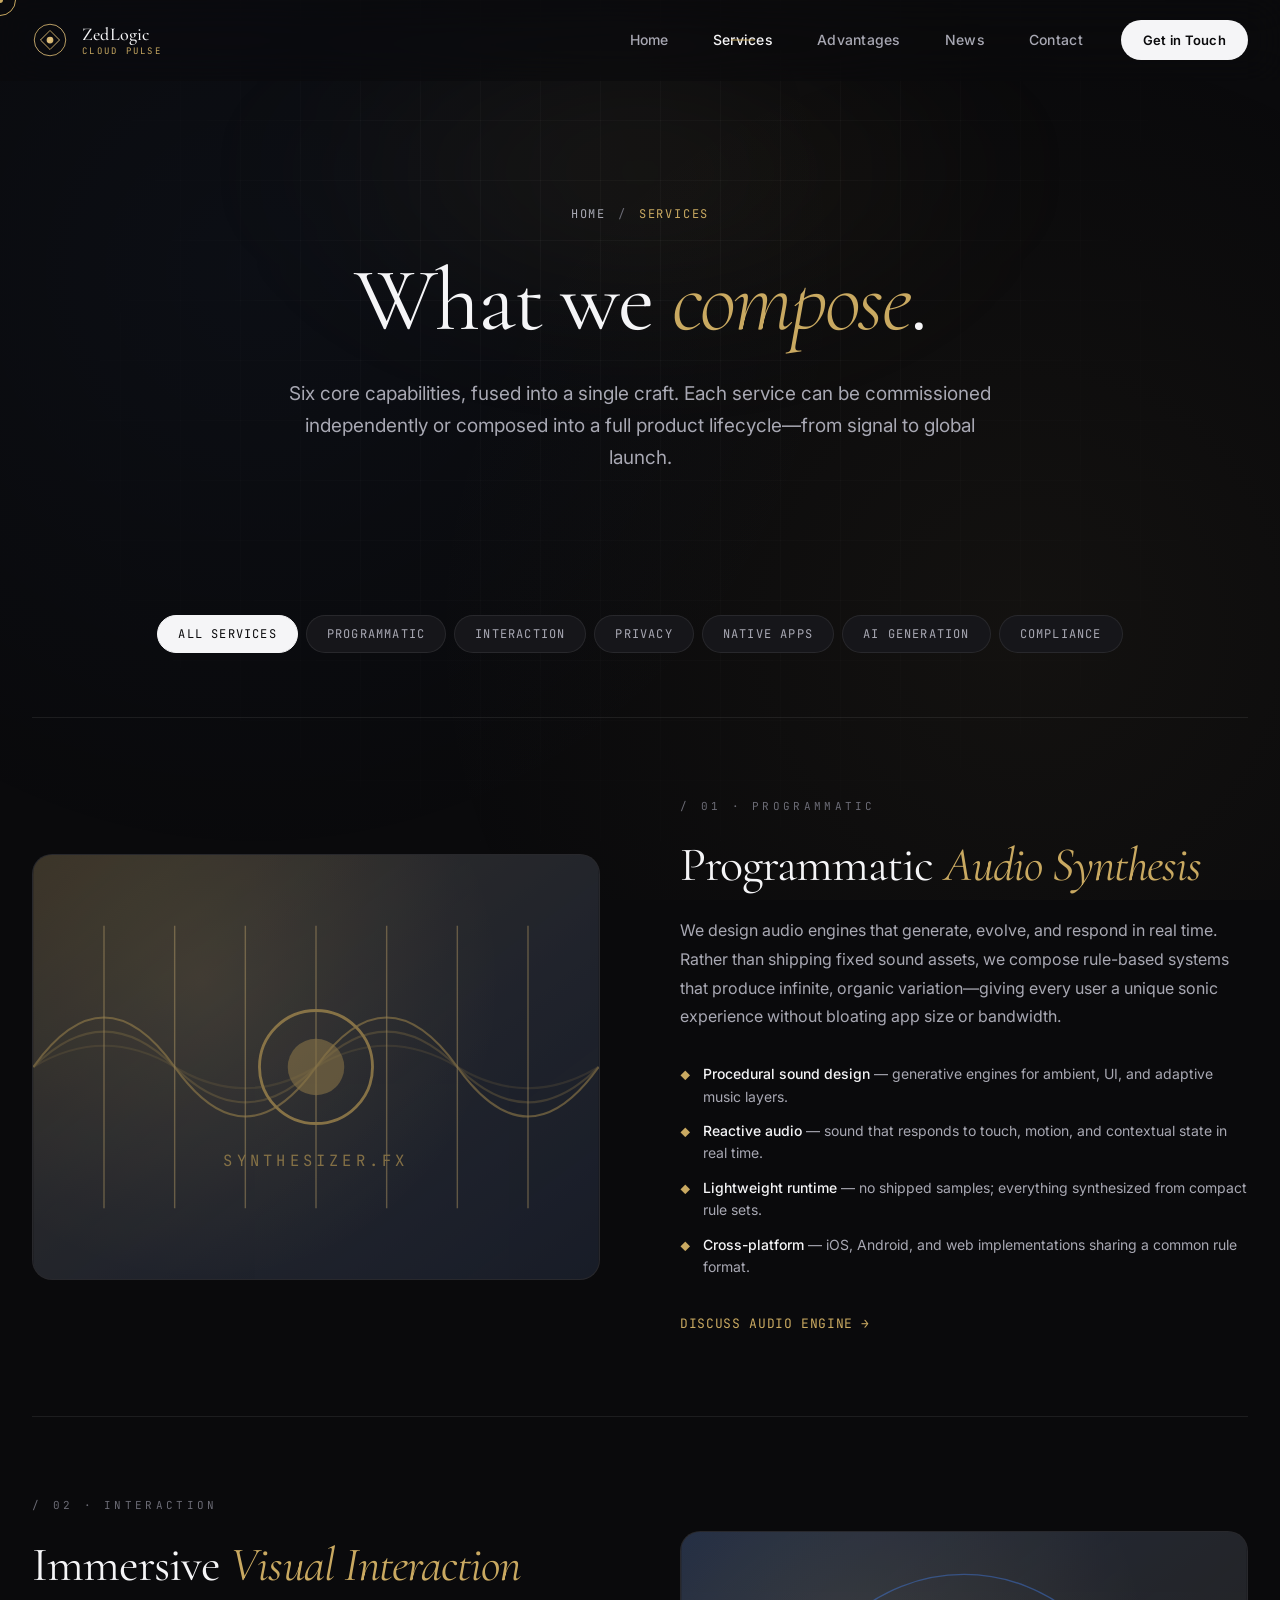
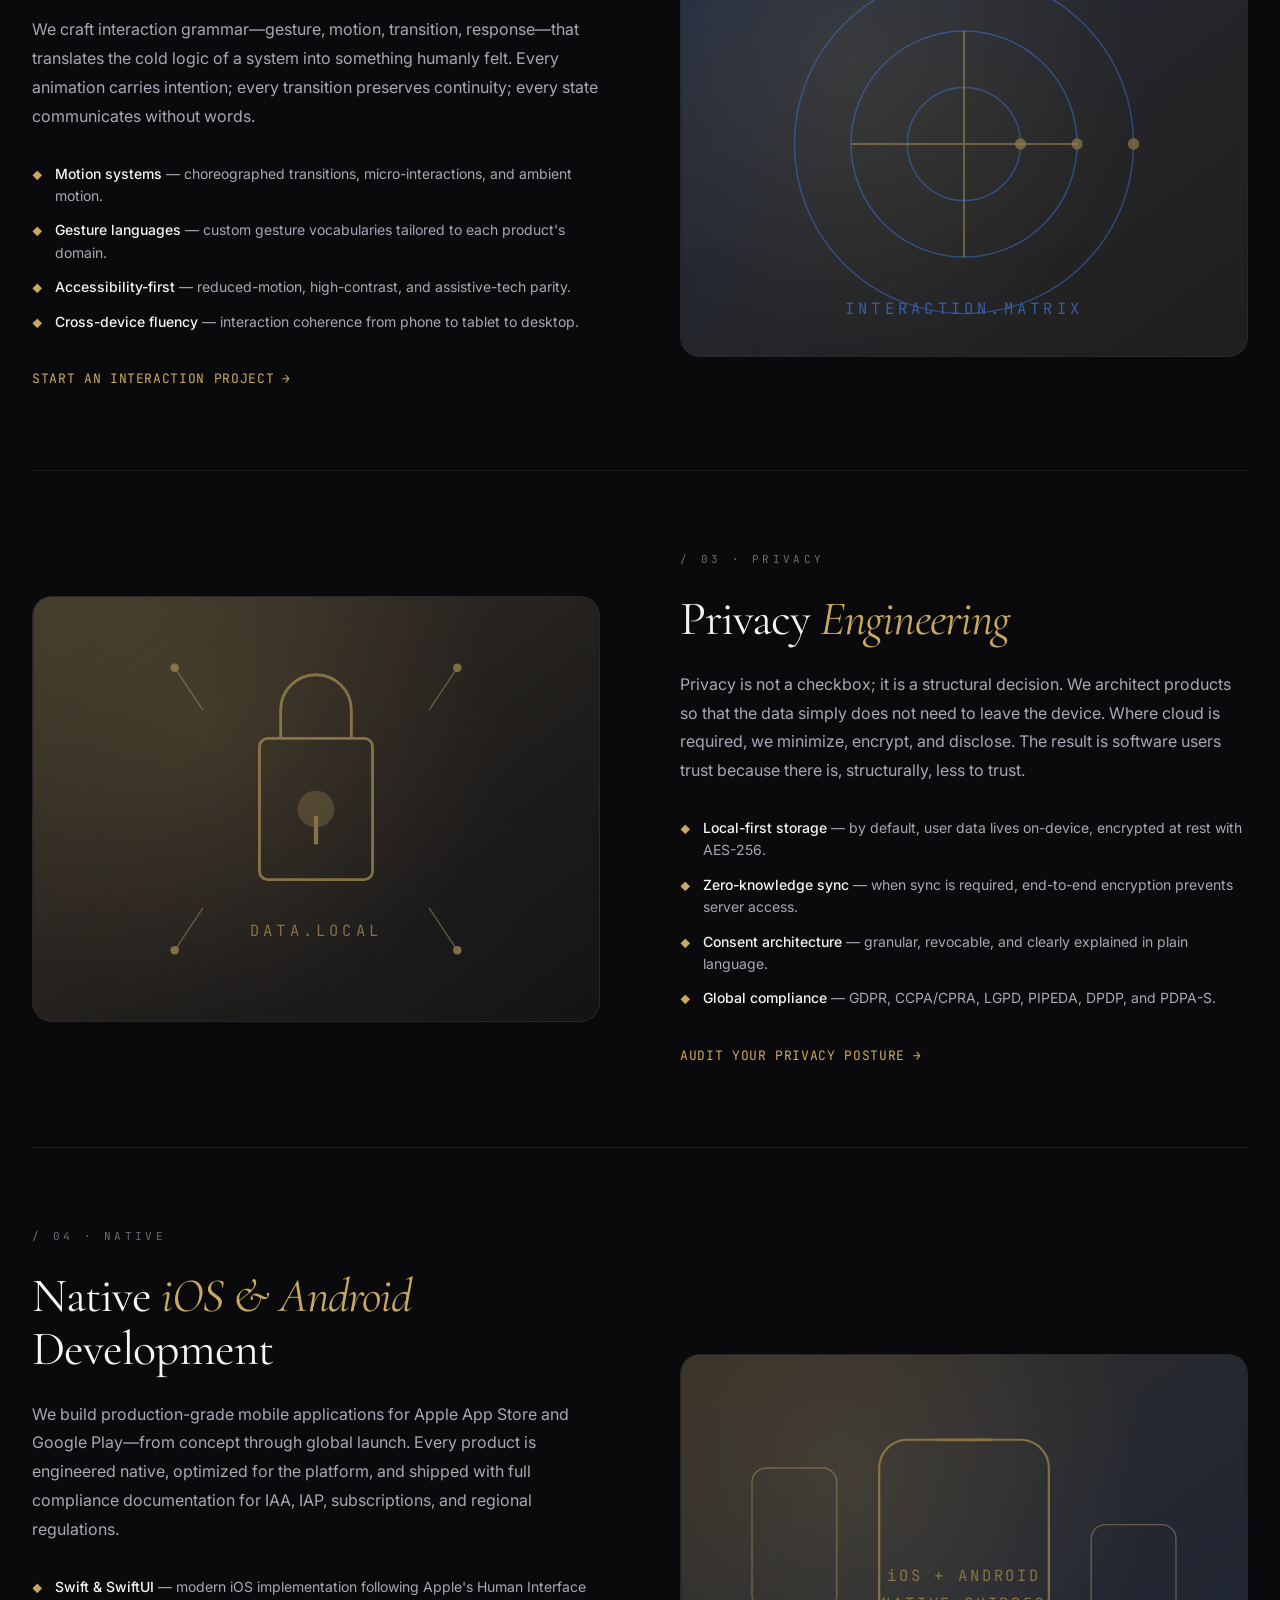
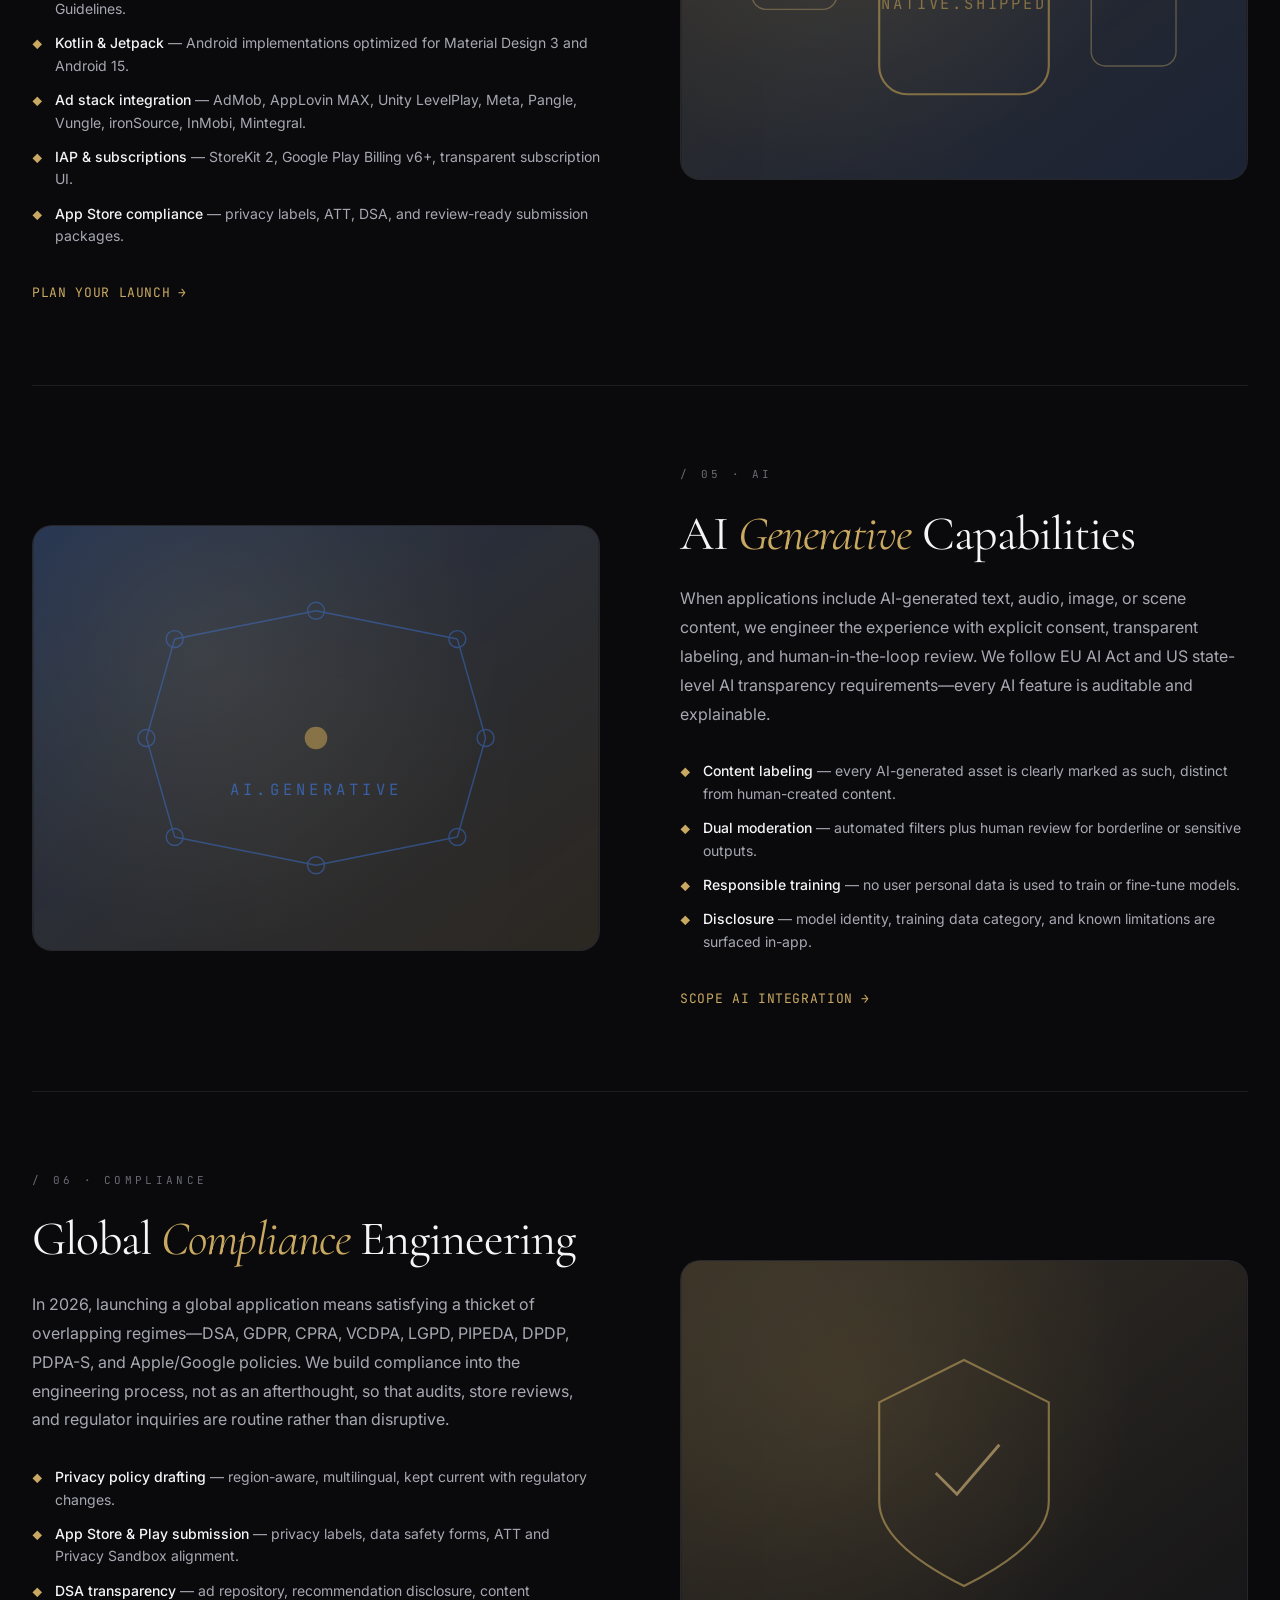
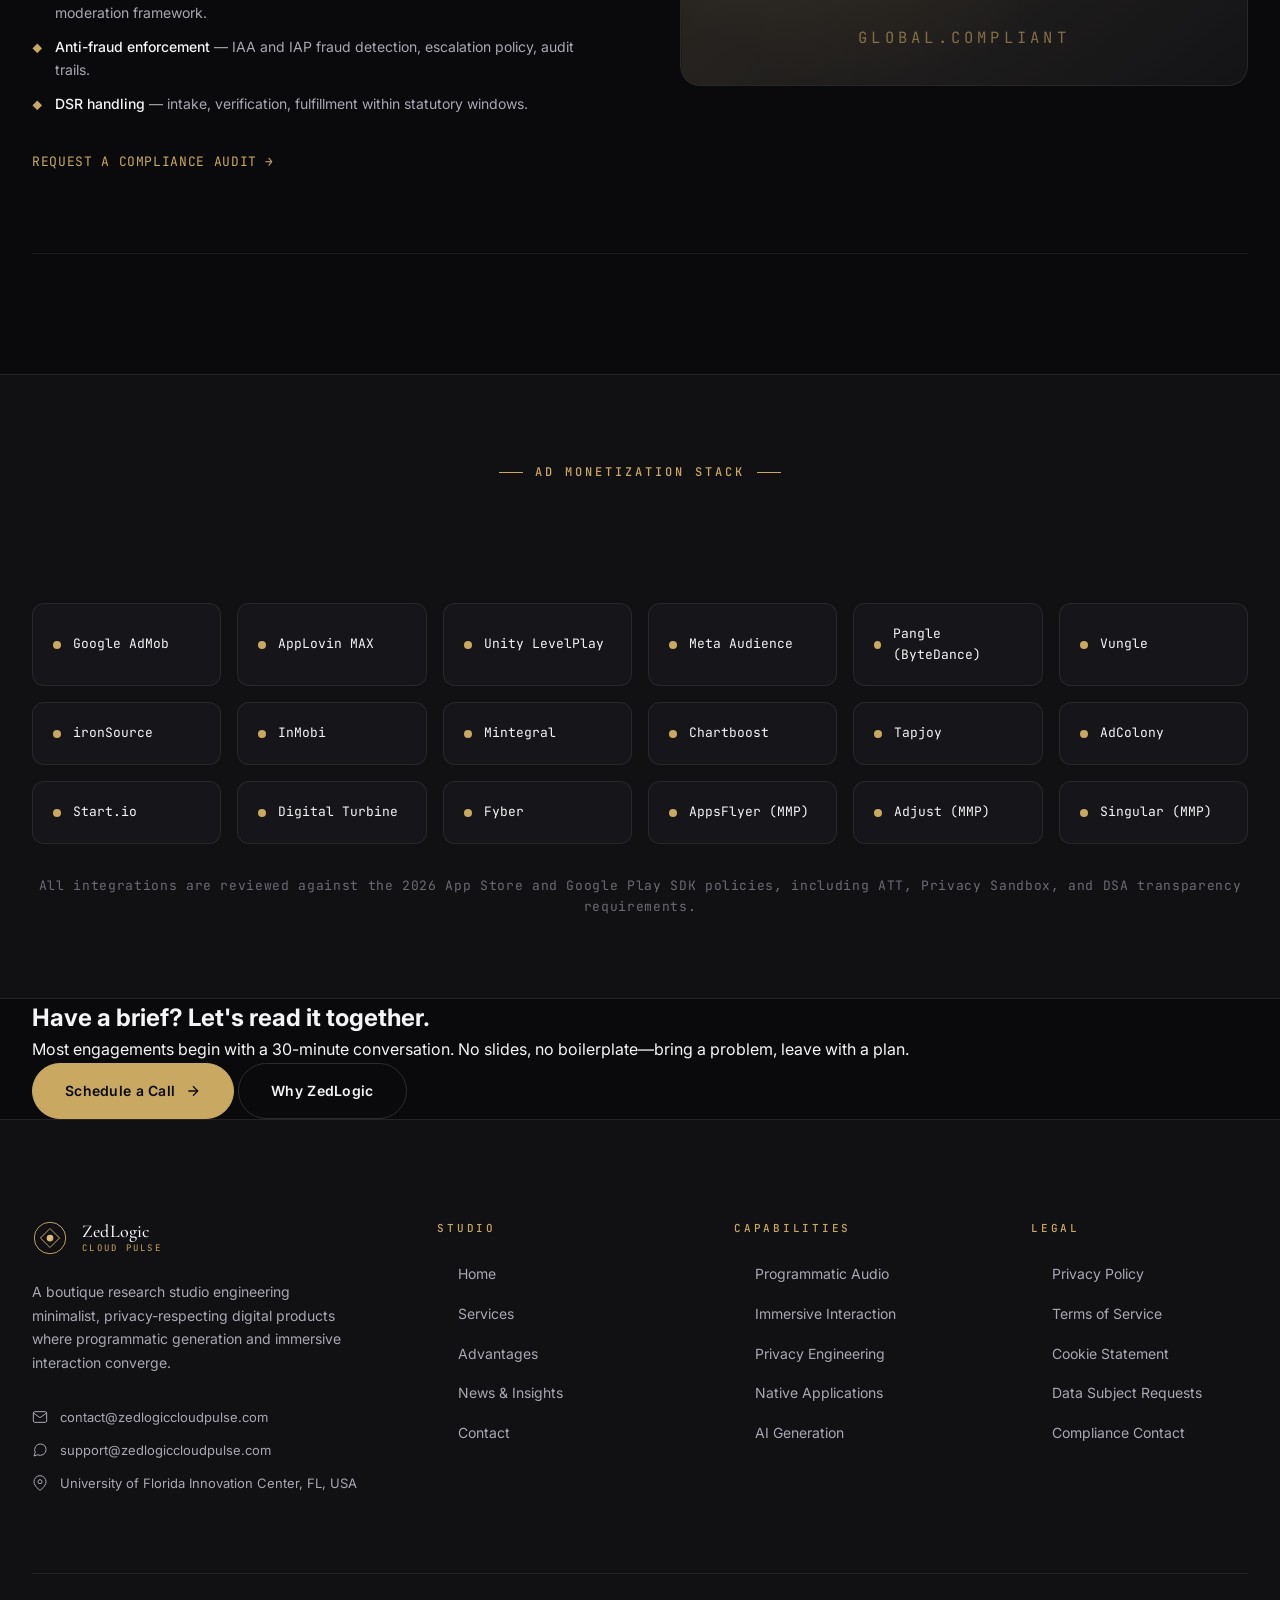
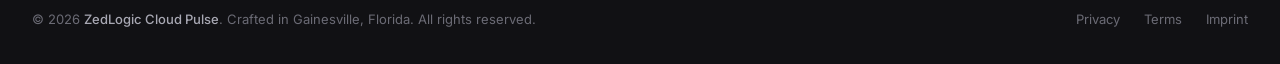
<file: services.html>
<!DOCTYPE html>
<html lang="en">
<head>
  <meta charset="UTF-8">
  <meta http-equiv="X-UA-Compatible" content="IE=edge">
  <meta name="viewport" content="width=device-width, initial-scale=1.0">
  <title>Services — ZedLogic Cloud Pulse | Programmatic, Privacy-First, Native Apps</title>
  <meta name="description" content="Explore the full range of services from ZedLogic Cloud Pulse: programmatic audio synthesis, immersive visual interaction, privacy engineering, native iOS and Android development, AI-generated content, and global compliance.">
  <meta name="keywords" content="programmatic audio, immersive interaction, privacy engineering, native iOS, Android, AI generation, app store compliance, GDPR, CCPA, DSA">
  <meta name="robots" content="index, follow">
  <link rel="canonical" href="https://zedlogiccloudpulse.com/services.html">

  <meta property="og:type" content="website">
  <meta property="og:title" content="Services — ZedLogic Cloud Pulse">
  <meta property="og:description" content="Programmatic. Privacy-first. Native. From concept to compliant global launch.">
  <meta property="og:url" content="https://zedlogiccloudpulse.com/services.html">
  <meta property="og:locale" content="en_US">

  <link rel="icon" type="image/svg+xml" href="data:image/svg+xml,%3Csvg xmlns='http://www.w3.org/2000/svg' viewBox='0 0 64 64'%3E%3Cdefs%3E%3ClinearGradient id='g' x1='0' y1='0' x2='1' y2='1'%3E%3Cstop offset='0' stop-color='%23c9a961'/%3E%3Cstop offset='1' stop-color='%23e2c280'/%3E%3C/linearGradient%3E%3C/defs%3E%3Ccircle cx='32' cy='32' r='28' stroke='url(%23g)' stroke-width='2' fill='none'/%3E%3Crect x='20' y='20' width='24' height='24' stroke='url(%23g)' stroke-width='2' fill='none' transform='rotate(45 32 32)'/%3E%3Ccircle cx='32' cy='32' r='6' fill='url(%23g)'/%3E%3C/svg%3E">

  <link rel="preconnect" href="https://fonts.googleapis.com">
  <link rel="preconnect" href="https://fonts.gstatic.com" crossorigin>
  <link href="https://fonts.googleapis.com/css2?family=Cormorant+Garamond:ital,wght@0,300;0,400;0,500;0,600;1,300;1,400&family=Inter:wght@300;400;500;600;700&family=JetBrains+Mono:wght@400;500;600&display=swap" rel="stylesheet">

  <link rel="stylesheet" href="css/global.css">
  <link rel="stylesheet" href="css/pages.css">
</head>
<body>

  <div class="page-loader">
    <div class="loader-mark">
      <div class="loader-ring"></div>
      <div class="loader-ring"></div>
      <div class="loader-ring"></div>
    </div>
    <div class="loader-text">ZedLogic // Services</div>
  </div>

  <header class="site-header">
    <div class="header-inner">
      <a href="index.html" class="logo">
        <span class="logo-mark">
          <svg viewBox="0 0 64 64" width="36" height="36" fill="none">
            <defs><linearGradient id="logoGradS" x1="0%" y1="0%" x2="100%" y2="100%"><stop offset="0%" stop-color="#c9a961"/><stop offset="50%" stop-color="#e2c280"/><stop offset="100%" stop-color="#c9a961"/></linearGradient></defs>
            <circle cx="32" cy="32" r="28" stroke="url(#logoGradS)" stroke-width="1.5" fill="none"/>
            <rect x="20" y="20" width="24" height="24" stroke="url(#logoGradS)" stroke-width="1.5" fill="none" transform="rotate(45 32 32)"/>
            <circle cx="32" cy="32" r="6" fill="url(#logoGradS)"/>
          </svg>
        </span>
        <span class="logo-text">
          <span class="logo-name">ZedLogic</span>
          <span class="logo-tag">Cloud Pulse</span>
        </span>
      </a>

      <nav aria-label="Primary navigation">
        <ul class="nav-list">
          <li><a href="index.html" class="nav-link">Home</a></li>
          <li><a href="services.html" class="nav-link active">Services</a></li>
          <li><a href="advantages.html" class="nav-link">Advantages</a></li>
          <li><a href="news.html" class="nav-link">News</a></li>
          <li><a href="contact.html" class="nav-link">Contact</a></li>
          <li><a href="contact.html" class="nav-cta">Get in Touch</a></li>
        </ul>
      </nav>

      <button class="menu-toggle" aria-label="Open menu">
        <svg viewBox="0 0 24 24" width="22" height="22" fill="none" stroke="currentColor" stroke-width="1.5"><line x1="3" y1="7" x2="21" y2="7"/><line x1="3" y1="17" x2="21" y2="17"/></svg>
      </button>
    </div>
  </header>

  <!-- PAGE HERO -->
  <section class="page-hero">
    <div class="page-hero-bg"></div>
    <div class="container">
      <div class="page-hero-inner">
        <div class="page-breadcrumb reveal">
          <a href="index.html">Home</a>
          <span class="page-breadcrumb-sep">/</span>
          <span class="page-breadcrumb-current">Services</span>
        </div>
        <h1 class="page-title reveal">What we <span class="accent">compose</span>.</h1>
        <p class="page-subtitle reveal">Six core capabilities, fused into a single craft. Each service can be commissioned independently or composed into a full product lifecycle—from signal to global launch.</p>
      </div>
    </div>
  </section>

  <!-- TABS -->
  <section class="section" style="padding-top:40px;">
    <div class="container">
      <div class="services-tabs reveal" data-tabs>
        <button class="service-tab active" data-tab="all">All Services</button>
        <button class="service-tab" data-tab="programmatic">Programmatic</button>
        <button class="service-tab" data-tab="interaction">Interaction</button>
        <button class="service-tab" data-tab="privacy">Privacy</button>
        <button class="service-tab" data-tab="apps">Native Apps</button>
        <button class="service-tab" data-tab="ai">AI Generation</button>
        <button class="service-tab" data-tab="compliance">Compliance</button>
      </div>

      <!-- DETAILED SERVICES -->
      <div class="services-detailed">

        <!-- Service 01: Programmatic Audio -->
        <article class="service-detailed reveal" id="programmatic" data-tab-item="programmatic">
          <div class="service-detailed-visual">
            <svg viewBox="0 0 400 300" width="100%" height="100%" style="position:absolute;inset:0;opacity:0.6;">
              <defs>
                <linearGradient id="paGrad1" x1="0%" y1="0%" x2="100%" y2="100%"><stop offset="0%" stop-color="#c9a961" stop-opacity="0.3"/><stop offset="100%" stop-color="#4a8cff" stop-opacity="0.1"/></linearGradient>
              </defs>
              <rect width="400" height="300" fill="url(#paGrad1)"/>
              <g stroke="#c9a961" stroke-width="1.5" fill="none" opacity="0.7">
                <path d="M0 150 Q 50 80 100 150 T 200 150 T 300 150 T 400 150"/>
                <path d="M0 150 Q 50 100 100 150 T 200 150 T 300 150 T 400 150" opacity="0.5"/>
                <path d="M0 150 Q 50 120 100 150 T 200 150 T 300 150 T 400 150" opacity="0.3"/>
              </g>
              <g stroke="#e2c280" stroke-width="1" fill="none" opacity="0.6">
                <line x1="50" y1="50" x2="50" y2="250"/>
                <line x1="100" y1="50" x2="100" y2="250"/>
                <line x1="150" y1="50" x2="150" y2="250"/>
                <line x1="200" y1="50" x2="200" y2="250"/>
                <line x1="250" y1="50" x2="250" y2="250"/>
                <line x1="300" y1="50" x2="300" y2="250"/>
                <line x1="350" y1="50" x2="350" y2="250"/>
              </g>
              <circle cx="200" cy="150" r="40" fill="none" stroke="#c9a961" stroke-width="2"/>
              <circle cx="200" cy="150" r="20" fill="#c9a961" opacity="0.6"/>
              <text x="200" y="220" text-anchor="middle" font-family="JetBrains Mono, monospace" font-size="11" fill="#c9a961" letter-spacing="3">SYNTHESIZER.FX</text>
            </svg>
          </div>
          <div>
            <div class="service-detailed-num">/ 01 · Programmatic</div>
            <h2 class="service-detailed-name">Programmatic <span class="accent">Audio Synthesis</span></h2>
            <p class="service-detailed-desc">We design audio engines that generate, evolve, and respond in real time. Rather than shipping fixed sound assets, we compose rule-based systems that produce infinite, organic variation—giving every user a unique sonic experience without bloating app size or bandwidth.</p>
            <ul class="service-detailed-features">
              <li><span><strong>Procedural sound design</strong> — generative engines for ambient, UI, and adaptive music layers.</span></li>
              <li><span><strong>Reactive audio</strong> — sound that responds to touch, motion, and contextual state in real time.</span></li>
              <li><span><strong>Lightweight runtime</strong> — no shipped samples; everything synthesized from compact rule sets.</span></li>
              <li><span><strong>Cross-platform</strong> — iOS, Android, and web implementations sharing a common rule format.</span></li>
            </ul>
            <a href="contact.html" class="btn-arrow">Discuss Audio Engine</a>
          </div>
        </article>

        <!-- Service 02: Immersive Interaction -->
        <article class="service-detailed reveal" id="interaction" data-tab-item="interaction">
          <div class="service-detailed-visual">
            <svg viewBox="0 0 400 300" width="100%" height="100%" style="position:absolute;inset:0;opacity:0.6;">
              <defs><linearGradient id="iiGrad1" x1="0%" y1="0%" x2="100%" y2="100%"><stop offset="0%" stop-color="#4a8cff" stop-opacity="0.3"/><stop offset="100%" stop-color="#c9a961" stop-opacity="0.1"/></linearGradient></defs>
              <rect width="400" height="300" fill="url(#iiGrad1)"/>
              <g stroke="#4a8cff" stroke-width="1" fill="none" opacity="0.7">
                <circle cx="200" cy="150" r="40"/>
                <circle cx="200" cy="150" r="80"/>
                <circle cx="200" cy="150" r="120"/>
              </g>
              <g fill="#c9a961" opacity="0.8">
                <circle cx="240" cy="150" r="4"/>
                <circle cx="280" cy="150" r="4"/>
                <circle cx="320" cy="150" r="4"/>
              </g>
              <g stroke="#e2c280" stroke-width="1.5" fill="none" opacity="0.6">
                <line x1="200" y1="70" x2="200" y2="230"/>
                <line x1="120" y1="150" x2="280" y2="150"/>
              </g>
              <text x="200" y="270" text-anchor="middle" font-family="JetBrains Mono, monospace" font-size="11" fill="#4a8cff" letter-spacing="3">INTERACTION.MATRIX</text>
            </svg>
          </div>
          <div>
            <div class="service-detailed-num">/ 02 · Interaction</div>
            <h2 class="service-detailed-name">Immersive <span class="accent">Visual Interaction</span></h2>
            <p class="service-detailed-desc">We craft interaction grammar—gesture, motion, transition, response—that translates the cold logic of a system into something humanly felt. Every animation carries intention; every transition preserves continuity; every state communicates without words.</p>
            <ul class="service-detailed-features">
              <li><span><strong>Motion systems</strong> — choreographed transitions, micro-interactions, and ambient motion.</span></li>
              <li><span><strong>Gesture languages</strong> — custom gesture vocabularies tailored to each product's domain.</span></li>
              <li><span><strong>Accessibility-first</strong> — reduced-motion, high-contrast, and assistive-tech parity.</span></li>
              <li><span><strong>Cross-device fluency</strong> — interaction coherence from phone to tablet to desktop.</span></li>
            </ul>
            <a href="contact.html" class="btn-arrow">Start an Interaction Project</a>
          </div>
        </article>

        <!-- Service 03: Privacy Engineering -->
        <article class="service-detailed reveal" id="privacy" data-tab-item="privacy">
          <div class="service-detailed-visual">
            <svg viewBox="0 0 400 300" width="100%" height="100%" style="position:absolute;inset:0;opacity:0.6;">
              <defs><linearGradient id="peGrad1" x1="0%" y1="0%" x2="100%" y2="100%"><stop offset="0%" stop-color="#c9a961" stop-opacity="0.4"/><stop offset="100%" stop-color="#0a0a0c" stop-opacity="0.2"/></linearGradient></defs>
              <rect width="400" height="300" fill="url(#peGrad1)"/>
              <g stroke="#c9a961" stroke-width="2" fill="none">
                <rect x="160" y="100" width="80" height="100" rx="6"/>
                <path d="M175 100 V 80 a 25 25 0 0 1 50 0 V 100" stroke-width="2"/>
                <circle cx="200" cy="150" r="12" fill="#c9a961" opacity="0.4"/>
                <line x1="200" y1="155" x2="200" y2="175" stroke-width="3"/>
              </g>
              <g stroke="#e2c280" stroke-width="1" fill="none" opacity="0.6">
                <line x1="100" y1="50" x2="120" y2="80"/>
                <line x1="300" y1="50" x2="280" y2="80"/>
                <line x1="100" y1="250" x2="120" y2="220"/>
                <line x1="300" y1="250" x2="280" y2="220"/>
              </g>
              <g fill="#c9a961">
                <circle cx="100" cy="50" r="3"/>
                <circle cx="300" cy="50" r="3"/>
                <circle cx="100" cy="250" r="3"/>
                <circle cx="300" cy="250" r="3"/>
              </g>
              <text x="200" y="240" text-anchor="middle" font-family="JetBrains Mono, monospace" font-size="11" fill="#c9a961" letter-spacing="3">DATA.LOCAL</text>
            </svg>
          </div>
          <div>
            <div class="service-detailed-num">/ 03 · Privacy</div>
            <h2 class="service-detailed-name">Privacy <span class="accent">Engineering</span></h2>
            <p class="service-detailed-desc">Privacy is not a checkbox; it is a structural decision. We architect products so that the data simply does not need to leave the device. Where cloud is required, we minimize, encrypt, and disclose. The result is software users trust because there is, structurally, less to trust.</p>
            <ul class="service-detailed-features">
              <li><span><strong>Local-first storage</strong> — by default, user data lives on-device, encrypted at rest with AES-256.</span></li>
              <li><span><strong>Zero-knowledge sync</strong> — when sync is required, end-to-end encryption prevents server access.</span></li>
              <li><span><strong>Consent architecture</strong> — granular, revocable, and clearly explained in plain language.</span></li>
              <li><span><strong>Global compliance</strong> — GDPR, CCPA/CPRA, LGPD, PIPEDA, DPDP, and PDPA-S.</span></li>
            </ul>
            <a href="contact.html" class="btn-arrow">Audit Your Privacy Posture</a>
          </div>
        </article>

        <!-- Service 04: Native Apps -->
        <article class="service-detailed reveal" id="apps" data-tab-item="apps">
          <div class="service-detailed-visual">
            <svg viewBox="0 0 400 300" width="100%" height="100%" style="position:absolute;inset:0;opacity:0.6;">
              <defs><linearGradient id="naGrad1" x1="0%" y1="0%" x2="100%" y2="100%"><stop offset="0%" stop-color="#c9a961" stop-opacity="0.3"/><stop offset="100%" stop-color="#4a8cff" stop-opacity="0.2"/></linearGradient></defs>
              <rect width="400" height="300" fill="url(#naGrad1)"/>
              <g stroke="#c9a961" stroke-width="1.5" fill="none">
                <rect x="140" y="60" width="120" height="180" rx="20"/>
                <line x1="180" y1="60" x2="220" y2="60" stroke-width="2"/>
              </g>
              <g stroke="#e2c280" stroke-width="1" fill="none" opacity="0.6">
                <rect x="50" y="80" width="60" height="100" rx="10"/>
                <rect x="290" y="120" width="60" height="100" rx="10"/>
              </g>
              <text x="200" y="160" text-anchor="middle" font-family="JetBrains Mono, monospace" font-size="11" fill="#c9a961" letter-spacing="2">iOS + ANDROID</text>
              <text x="200" y="180" text-anchor="middle" font-family="JetBrains Mono, monospace" font-size="11" fill="#c9a961" letter-spacing="2">NATIVE.SHIPPED</text>
            </svg>
          </div>
          <div>
            <div class="service-detailed-num">/ 04 · Native</div>
            <h2 class="service-detailed-name">Native <span class="accent">iOS & Android</span> Development</h2>
            <p class="service-detailed-desc">We build production-grade mobile applications for Apple App Store and Google Play—from concept through global launch. Every product is engineered native, optimized for the platform, and shipped with full compliance documentation for IAA, IAP, subscriptions, and regional regulations.</p>
            <ul class="service-detailed-features">
              <li><span><strong>Swift & SwiftUI</strong> — modern iOS implementation following Apple's Human Interface Guidelines.</span></li>
              <li><span><strong>Kotlin & Jetpack</strong> — Android implementations optimized for Material Design 3 and Android 15.</span></li>
              <li><span><strong>Ad stack integration</strong> — AdMob, AppLovin MAX, Unity LevelPlay, Meta, Pangle, Vungle, ironSource, InMobi, Mintegral.</span></li>
              <li><span><strong>IAP & subscriptions</strong> — StoreKit 2, Google Play Billing v6+, transparent subscription UI.</span></li>
              <li><span><strong>App Store compliance</strong> — privacy labels, ATT, DSA, and review-ready submission packages.</span></li>
            </ul>
            <a href="contact.html" class="btn-arrow">Plan Your Launch</a>
          </div>
        </article>

        <!-- Service 05: AI Generation -->
        <article class="service-detailed reveal" id="ai" data-tab-item="ai">
          <div class="service-detailed-visual">
            <svg viewBox="0 0 400 300" width="100%" height="100%" style="position:absolute;inset:0;opacity:0.6;">
              <defs><linearGradient id="aiGrad1" x1="0%" y1="0%" x2="100%" y2="100%"><stop offset="0%" stop-color="#4a8cff" stop-opacity="0.4"/><stop offset="100%" stop-color="#c9a961" stop-opacity="0.2"/></linearGradient></defs>
              <rect width="400" height="300" fill="url(#aiGrad1)"/>
              <g stroke="#4a8cff" stroke-width="1" fill="none" opacity="0.7">
                <circle cx="100" cy="80" r="6"/>
                <circle cx="200" cy="60" r="6"/>
                <circle cx="300" cy="80" r="6"/>
                <circle cx="80" cy="150" r="6"/>
                <circle cx="320" cy="150" r="6"/>
                <circle cx="100" cy="220" r="6"/>
                <circle cx="200" cy="240" r="6"/>
                <circle cx="300" cy="220" r="6"/>
                <line x1="100" y1="80" x2="200" y2="60"/>
                <line x1="200" y1="60" x2="300" y2="80"/>
                <line x1="100" y1="80" x2="80" y2="150"/>
                <line x1="80" y1="150" x2="100" y2="220"/>
                <line x1="100" y1="220" x2="200" y2="240"/>
                <line x1="200" y1="240" x2="300" y2="220"/>
                <line x1="300" y1="220" x2="320" y2="150"/>
                <line x1="320" y1="150" x2="300" y2="80"/>
              </g>
              <g fill="#c9a961">
                <circle cx="200" cy="150" r="8"/>
              </g>
              <text x="200" y="190" text-anchor="middle" font-family="JetBrains Mono, monospace" font-size="11" fill="#4a8cff" letter-spacing="3">AI.GENERATIVE</text>
            </svg>
          </div>
          <div>
            <div class="service-detailed-num">/ 05 · AI</div>
            <h2 class="service-detailed-name">AI <span class="accent">Generative</span> Capabilities</h2>
            <p class="service-detailed-desc">When applications include AI-generated text, audio, image, or scene content, we engineer the experience with explicit consent, transparent labeling, and human-in-the-loop review. We follow EU AI Act and US state-level AI transparency requirements—every AI feature is auditable and explainable.</p>
            <ul class="service-detailed-features">
              <li><span><strong>Content labeling</strong> — every AI-generated asset is clearly marked as such, distinct from human-created content.</span></li>
              <li><span><strong>Dual moderation</strong> — automated filters plus human review for borderline or sensitive outputs.</span></li>
              <li><span><strong>Responsible training</strong> — no user personal data is used to train or fine-tune models.</span></li>
              <li><span><strong>Disclosure</strong> — model identity, training data category, and known limitations are surfaced in-app.</span></li>
            </ul>
            <a href="contact.html" class="btn-arrow">Scope AI Integration</a>
          </div>
        </article>

        <!-- Service 06: Compliance -->
        <article class="service-detailed reveal" id="compliance" data-tab-item="compliance">
          <div class="service-detailed-visual">
            <svg viewBox="0 0 400 300" width="100%" height="100%" style="position:absolute;inset:0;opacity:0.6;">
              <defs><linearGradient id="cgGrad1" x1="0%" y1="0%" x2="100%" y2="100%"><stop offset="0%" stop-color="#c9a961" stop-opacity="0.3"/><stop offset="100%" stop-color="#0a0a0c" stop-opacity="0.3"/></linearGradient></defs>
              <rect width="400" height="300" fill="url(#cgGrad1)"/>
              <g stroke="#c9a961" stroke-width="1.5" fill="none">
                <path d="M200 70 L260 100 V 170 Q 260 200 200 230 Q 140 200 140 170 V 100 Z"/>
                <path d="M180 150 L195 165 L225 130" stroke-width="2" stroke="#e2c280"/>
              </g>
              <text x="200" y="270" text-anchor="middle" font-family="JetBrains Mono, monospace" font-size="11" fill="#c9a961" letter-spacing="3">GLOBAL.COMPLIANT</text>
            </svg>
          </div>
          <div>
            <div class="service-detailed-num">/ 06 · Compliance</div>
            <h2 class="service-detailed-name">Global <span class="accent">Compliance</span> Engineering</h2>
            <p class="service-detailed-desc">In 2026, launching a global application means satisfying a thicket of overlapping regimes—DSA, GDPR, CPRA, VCDPA, LGPD, PIPEDA, DPDP, PDPA-S, and Apple/Google policies. We build compliance into the engineering process, not as an afterthought, so that audits, store reviews, and regulator inquiries are routine rather than disruptive.</p>
            <ul class="service-detailed-features">
              <li><span><strong>Privacy policy drafting</strong> — region-aware, multilingual, kept current with regulatory changes.</span></li>
              <li><span><strong>App Store & Play submission</strong> — privacy labels, data safety forms, ATT and Privacy Sandbox alignment.</span></li>
              <li><span><strong>DSA transparency</strong> — ad repository, recommendation disclosure, content moderation framework.</span></li>
              <li><span><strong>Anti-fraud enforcement</strong> — IAA and IAP fraud detection, escalation policy, audit trails.</span></li>
              <li><span><strong>DSR handling</strong> — intake, verification, fulfillment within statutory windows.</span></li>
            </ul>
            <a href="contact.html" class="btn-arrow">Request a Compliance Audit</a>
          </div>
        </article>

      </div>
    </div>
  </section>

  <!-- AD PLATFORMS GRID -->
  <section class="section" style="background:var(--color-bg-soft); border-top:1px solid var(--color-line); border-bottom:1px solid var(--color-line); padding:80px 0;">
    <div class="container">
      <div class="section-header" style="margin-bottom:48px;">
        <div class="section-tag reveal">Ad Monetization Stack</div>
        <h2 class="section-title reveal" style="font-size:clamp(28px, 4vw, 44px);">Compliant integration across <span class="accent">every major mediation platform</span>.</h2>
      </div>

      <div style="display:grid;grid-template-columns:repeat(auto-fill,minmax(180px,1fr));gap:16px;" class="reveal">
        <div style="padding:20px;background:var(--color-bg-card);border:1px solid var(--color-line);border-radius:12px;display:flex;align-items:center;gap:12px;font-family:var(--font-mono);font-size:13px;"><span style="width:8px;height:8px;background:var(--color-accent);border-radius:50%;"></span>Google AdMob</div>
        <div style="padding:20px;background:var(--color-bg-card);border:1px solid var(--color-line);border-radius:12px;display:flex;align-items:center;gap:12px;font-family:var(--font-mono);font-size:13px;"><span style="width:8px;height:8px;background:var(--color-accent);border-radius:50%;"></span>AppLovin MAX</div>
        <div style="padding:20px;background:var(--color-bg-card);border:1px solid var(--color-line);border-radius:12px;display:flex;align-items:center;gap:12px;font-family:var(--font-mono);font-size:13px;"><span style="width:8px;height:8px;background:var(--color-accent);border-radius:50%;"></span>Unity LevelPlay</div>
        <div style="padding:20px;background:var(--color-bg-card);border:1px solid var(--color-line);border-radius:12px;display:flex;align-items:center;gap:12px;font-family:var(--font-mono);font-size:13px;"><span style="width:8px;height:8px;background:var(--color-accent);border-radius:50%;"></span>Meta Audience</div>
        <div style="padding:20px;background:var(--color-bg-card);border:1px solid var(--color-line);border-radius:12px;display:flex;align-items:center;gap:12px;font-family:var(--font-mono);font-size:13px;"><span style="width:8px;height:8px;background:var(--color-accent);border-radius:50%;"></span>Pangle (ByteDance)</div>
        <div style="padding:20px;background:var(--color-bg-card);border:1px solid var(--color-line);border-radius:12px;display:flex;align-items:center;gap:12px;font-family:var(--font-mono);font-size:13px;"><span style="width:8px;height:8px;background:var(--color-accent);border-radius:50%;"></span>Vungle</div>
        <div style="padding:20px;background:var(--color-bg-card);border:1px solid var(--color-line);border-radius:12px;display:flex;align-items:center;gap:12px;font-family:var(--font-mono);font-size:13px;"><span style="width:8px;height:8px;background:var(--color-accent);border-radius:50%;"></span>ironSource</div>
        <div style="padding:20px;background:var(--color-bg-card);border:1px solid var(--color-line);border-radius:12px;display:flex;align-items:center;gap:12px;font-family:var(--font-mono);font-size:13px;"><span style="width:8px;height:8px;background:var(--color-accent);border-radius:50%;"></span>InMobi</div>
        <div style="padding:20px;background:var(--color-bg-card);border:1px solid var(--color-line);border-radius:12px;display:flex;align-items:center;gap:12px;font-family:var(--font-mono);font-size:13px;"><span style="width:8px;height:8px;background:var(--color-accent);border-radius:50%;"></span>Mintegral</div>
        <div style="padding:20px;background:var(--color-bg-card);border:1px solid var(--color-line);border-radius:12px;display:flex;align-items:center;gap:12px;font-family:var(--font-mono);font-size:13px;"><span style="width:8px;height:8px;background:var(--color-accent);border-radius:50%;"></span>Chartboost</div>
        <div style="padding:20px;background:var(--color-bg-card);border:1px solid var(--color-line);border-radius:12px;display:flex;align-items:center;gap:12px;font-family:var(--font-mono);font-size:13px;"><span style="width:8px;height:8px;background:var(--color-accent);border-radius:50%;"></span>Tapjoy</div>
        <div style="padding:20px;background:var(--color-bg-card);border:1px solid var(--color-line);border-radius:12px;display:flex;align-items:center;gap:12px;font-family:var(--font-mono);font-size:13px;"><span style="width:8px;height:8px;background:var(--color-accent);border-radius:50%;"></span>AdColony</div>
        <div style="padding:20px;background:var(--color-bg-card);border:1px solid var(--color-line);border-radius:12px;display:flex;align-items:center;gap:12px;font-family:var(--font-mono);font-size:13px;"><span style="width:8px;height:8px;background:var(--color-accent);border-radius:50%;"></span>Start.io</div>
        <div style="padding:20px;background:var(--color-bg-card);border:1px solid var(--color-line);border-radius:12px;display:flex;align-items:center;gap:12px;font-family:var(--font-mono);font-size:13px;"><span style="width:8px;height:8px;background:var(--color-accent);border-radius:50%;"></span>Digital Turbine</div>
        <div style="padding:20px;background:var(--color-bg-card);border:1px solid var(--color-line);border-radius:12px;display:flex;align-items:center;gap:12px;font-family:var(--font-mono);font-size:13px;"><span style="width:8px;height:8px;background:var(--color-accent);border-radius:50%;"></span>Fyber</div>
        <div style="padding:20px;background:var(--color-bg-card);border:1px solid var(--color-line);border-radius:12px;display:flex;align-items:center;gap:12px;font-family:var(--font-mono);font-size:13px;"><span style="width:8px;height:8px;background:var(--color-accent);border-radius:50%;"></span>AppsFlyer (MMP)</div>
        <div style="padding:20px;background:var(--color-bg-card);border:1px solid var(--color-line);border-radius:12px;display:flex;align-items:center;gap:12px;font-family:var(--font-mono);font-size:13px;"><span style="width:8px;height:8px;background:var(--color-accent);border-radius:50%;"></span>Adjust (MMP)</div>
        <div style="padding:20px;background:var(--color-bg-card);border:1px solid var(--color-line);border-radius:12px;display:flex;align-items:center;gap:12px;font-family:var(--font-mono);font-size:13px;"><span style="width:8px;height:8px;background:var(--color-accent);border-radius:50%;"></span>Singular (MMP)</div>
      </div>

      <p style="text-align:center;margin-top:32px;font-size:13px;color:var(--color-text-mute);font-family:var(--font-mono);letter-spacing:0.05em;">All integrations are reviewed against the 2026 App Store and Google Play SDK policies, including ATT, Privacy Sandbox, and DSA transparency requirements.</p>
    </div>
  </section>

  <!-- CTA -->
  <section class="cta-section">
    <div class="cta-bg"></div>
    <div class="container">
      <div class="cta-inner">
        <h2 class="cta-title reveal">Have a brief? <span class="accent">Let's read it together.</span></h2>
        <p class="cta-text reveal">Most engagements begin with a 30-minute conversation. No slides, no boilerplate—bring a problem, leave with a plan.</p>
        <div class="cta-actions reveal">
          <a href="contact.html" class="btn btn-accent">Schedule a Call
            <svg viewBox="0 0 24 24" width="16" height="16" fill="none" stroke="currentColor" stroke-width="2"><line x1="5" y1="12" x2="19" y2="12"/><polyline points="12 5 19 12 12 19"/></svg>
          </a>
          <a href="advantages.html" class="btn btn-secondary">Why ZedLogic</a>
        </div>
      </div>
    </div>
  </section>

  <!-- FOOTER -->
  <footer class="site-footer">
    <div class="container">
      <div class="footer-top">
        <div class="footer-brand">
          <a href="index.html" class="logo">
            <span class="logo-mark">
              <svg viewBox="0 0 64 64" width="36" height="36" fill="none">
                <defs><linearGradient id="logoGradFS" x1="0%" y1="0%" x2="100%" y2="100%"><stop offset="0%" stop-color="#c9a961"/><stop offset="50%" stop-color="#e2c280"/><stop offset="100%" stop-color="#c9a961"/></linearGradient></defs>
                <circle cx="32" cy="32" r="28" stroke="url(#logoGradFS)" stroke-width="1.5" fill="none"/>
                <rect x="20" y="20" width="24" height="24" stroke="url(#logoGradFS)" stroke-width="1.5" fill="none" transform="rotate(45 32 32)"/>
                <circle cx="32" cy="32" r="6" fill="url(#logoGradFS)"/>
              </svg>
            </span>
            <span class="logo-text">
              <span class="logo-name">ZedLogic</span>
              <span class="logo-tag">Cloud Pulse</span>
            </span>
          </a>
          <p class="footer-brand-desc">A boutique research studio engineering minimalist, privacy-respecting digital products where programmatic generation and immersive interaction converge.</p>
          <div class="footer-contact">
            <a class="footer-contact-item" href="mailto:contact@zedlogiccloudpulse.com"><svg viewBox="0 0 24 24" fill="none" stroke="currentColor" stroke-width="1.5"><path d="M4 4h16c1.1 0 2 .9 2 2v12c0 1.1-.9 2-2 2H4c-1.1 0-2-.9-2-2V6c0-1.1.9-2 2-2z"/><polyline points="22 6 12 13 2 6"/></svg>contact@zedlogiccloudpulse.com</a>
            <a class="footer-contact-item" href="mailto:support@zedlogiccloudpulse.com"><svg viewBox="0 0 24 24" fill="none" stroke="currentColor" stroke-width="1.5"><path d="M21 11.5a8.38 8.38 0 0 1-.9 3.8 8.5 8.5 0 0 1-7.6 4.7 8.38 8.38 0 0 1-3.8-.9L3 21l1.9-5.7a8.38 8.38 0 0 1-.9-3.8 8.5 8.5 0 0 1 4.7-7.6 8.38 8.38 0 0 1 3.8-.9h.5a8.48 8.48 0 0 1 8 8v.5z"/></svg>support@zedlogiccloudpulse.com</a>
            <div class="footer-contact-item"><svg viewBox="0 0 24 24" fill="none" stroke="currentColor" stroke-width="1.5"><path d="M21 10c0 7-9 13-9 13s-9-6-9-13a9 9 0 0 1 18 0z"/><circle cx="12" cy="10" r="3"/></svg>University of Florida Innovation Center, FL, USA</div>
          </div>
        </div>
        <div><h4 class="footer-title">Studio</h4><ul class="footer-list"><li><a href="index.html">Home</a></li><li><a href="services.html">Services</a></li><li><a href="advantages.html">Advantages</a></li><li><a href="news.html">News & Insights</a></li><li><a href="contact.html">Contact</a></li></ul></div>
        <div><h4 class="footer-title">Capabilities</h4><ul class="footer-list"><li><a href="services.html#programmatic">Programmatic Audio</a></li><li><a href="services.html#interaction">Immersive Interaction</a></li><li><a href="services.html#privacy">Privacy Engineering</a></li><li><a href="services.html#apps">Native Applications</a></li><li><a href="services.html#ai">AI Generation</a></li></ul></div>
        <div><h4 class="footer-title">Legal</h4><ul class="footer-list"><li><a href="privacy.html">Privacy Policy</a></li><li><a href="terms.html">Terms of Service</a></li><li><a href="privacy.html#cookies">Cookie Statement</a></li><li><a href="privacy.html#dsr">Data Subject Requests</a></li><li><a href="privacy.html#contact">Compliance Contact</a></li></ul></div>
      </div>
      <div class="footer-bottom">
        <p class="footer-copy">© 2026 <strong>ZedLogic Cloud Pulse</strong>. Crafted in Gainesville, Florida. All rights reserved.</p>
        <ul class="footer-bottom-links"><li><a href="privacy.html">Privacy</a></li><li><a href="terms.html">Terms</a></li><li><a href="contact.html">Imprint</a></li></ul>
      </div>
    </div>
  </footer>

  <script src="js/main.js"></script>
</body>
</html>
</file>
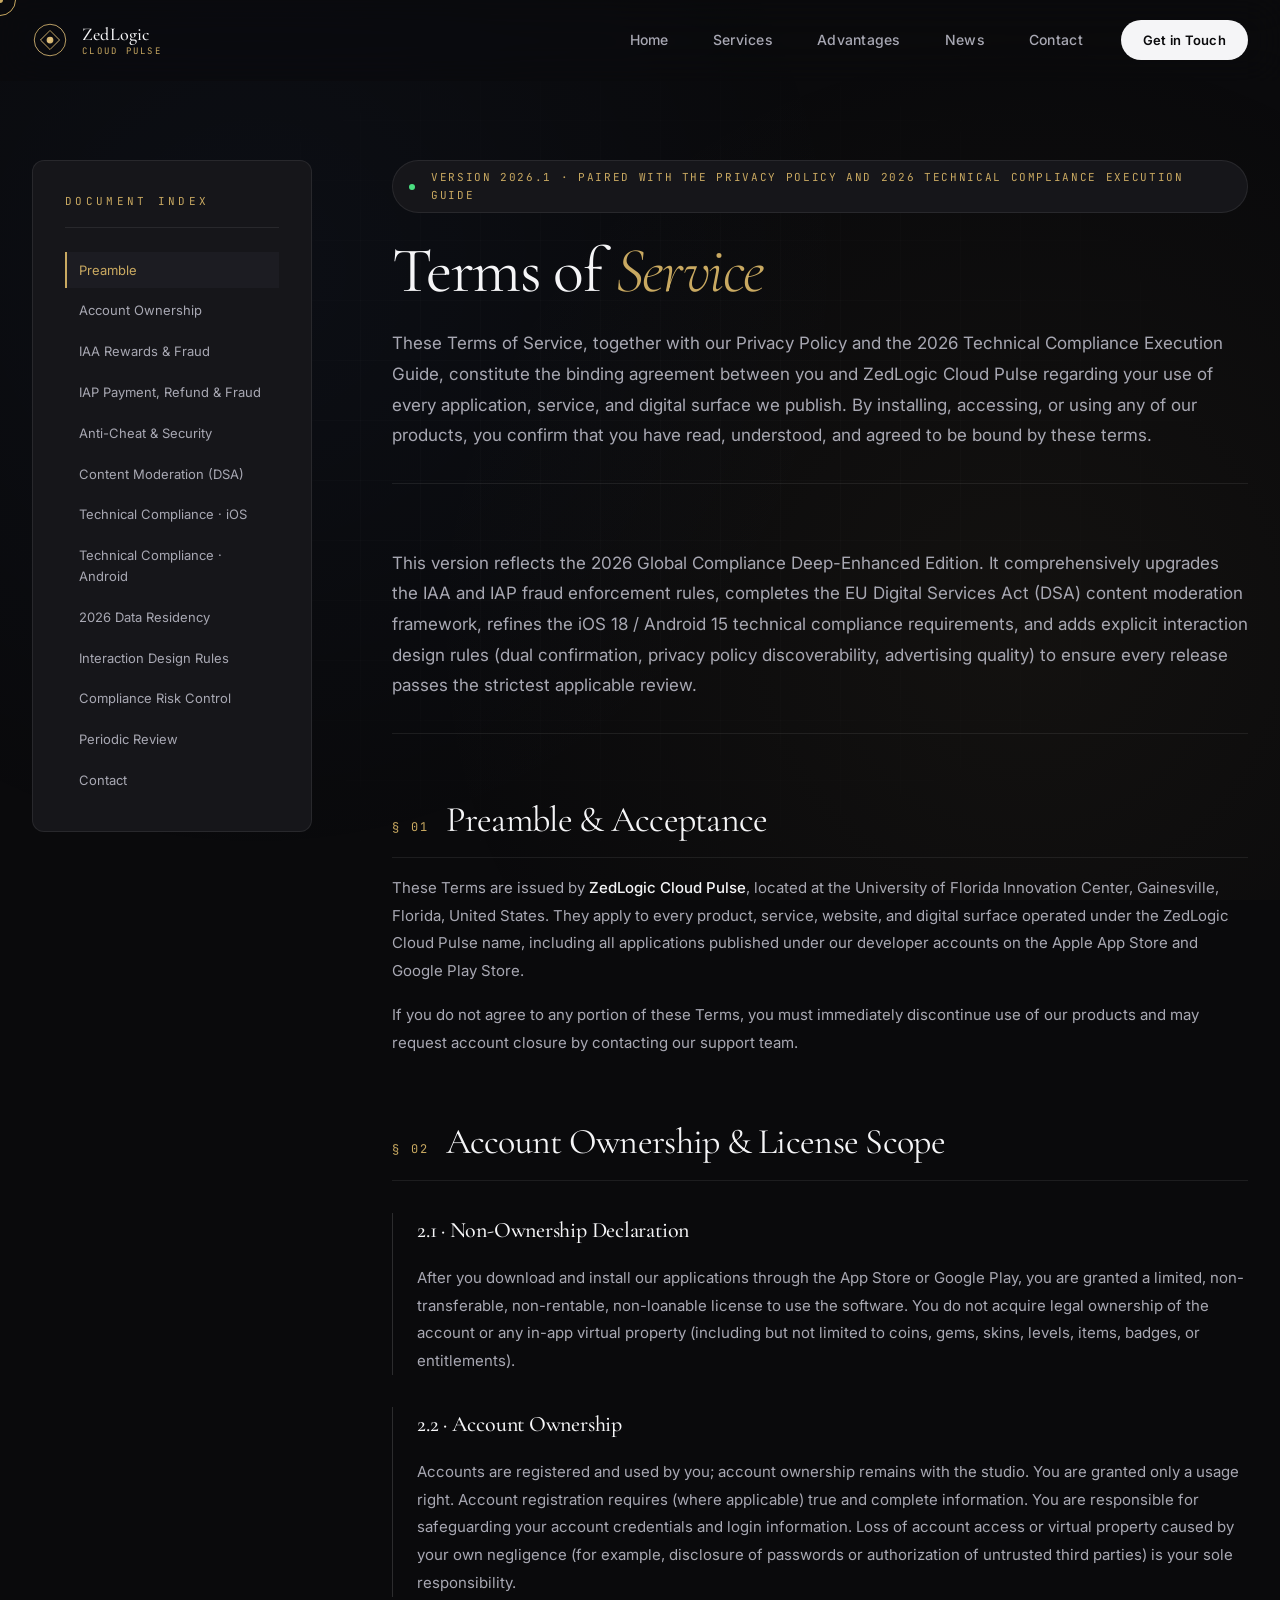
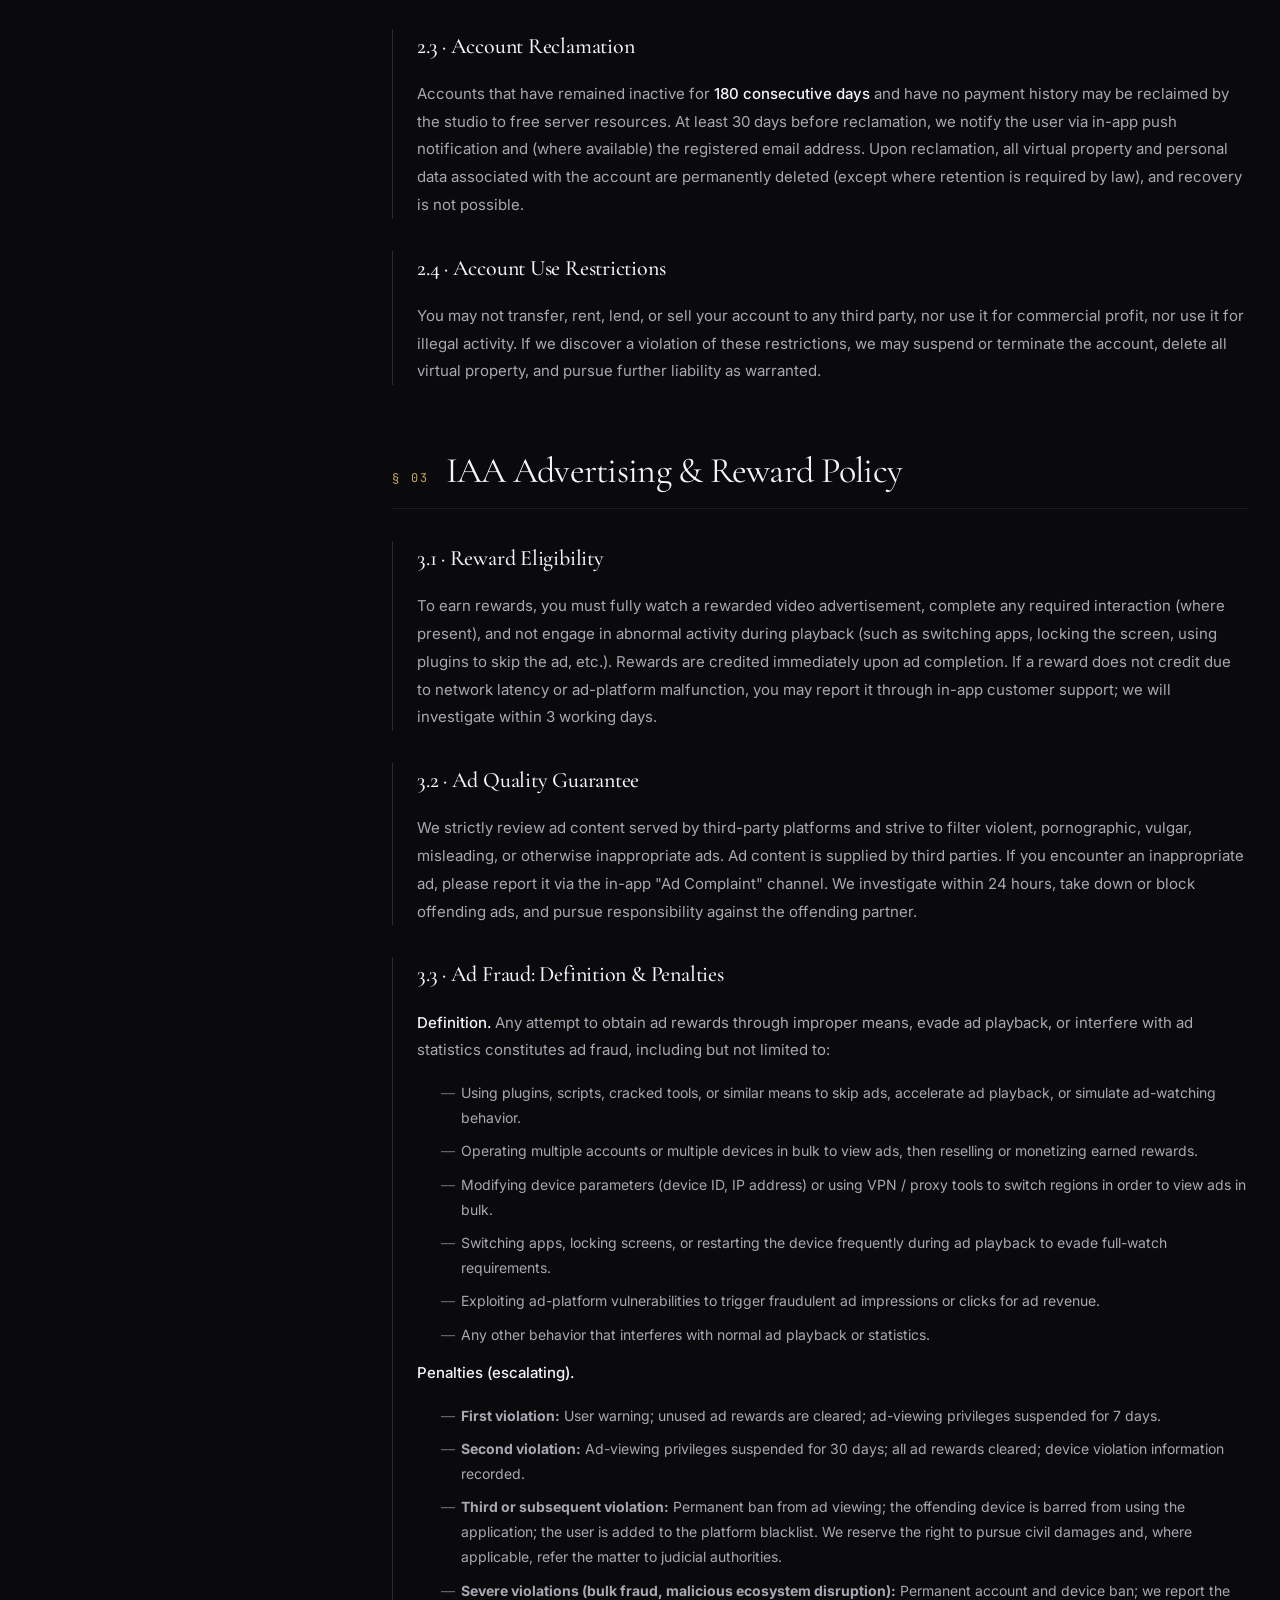
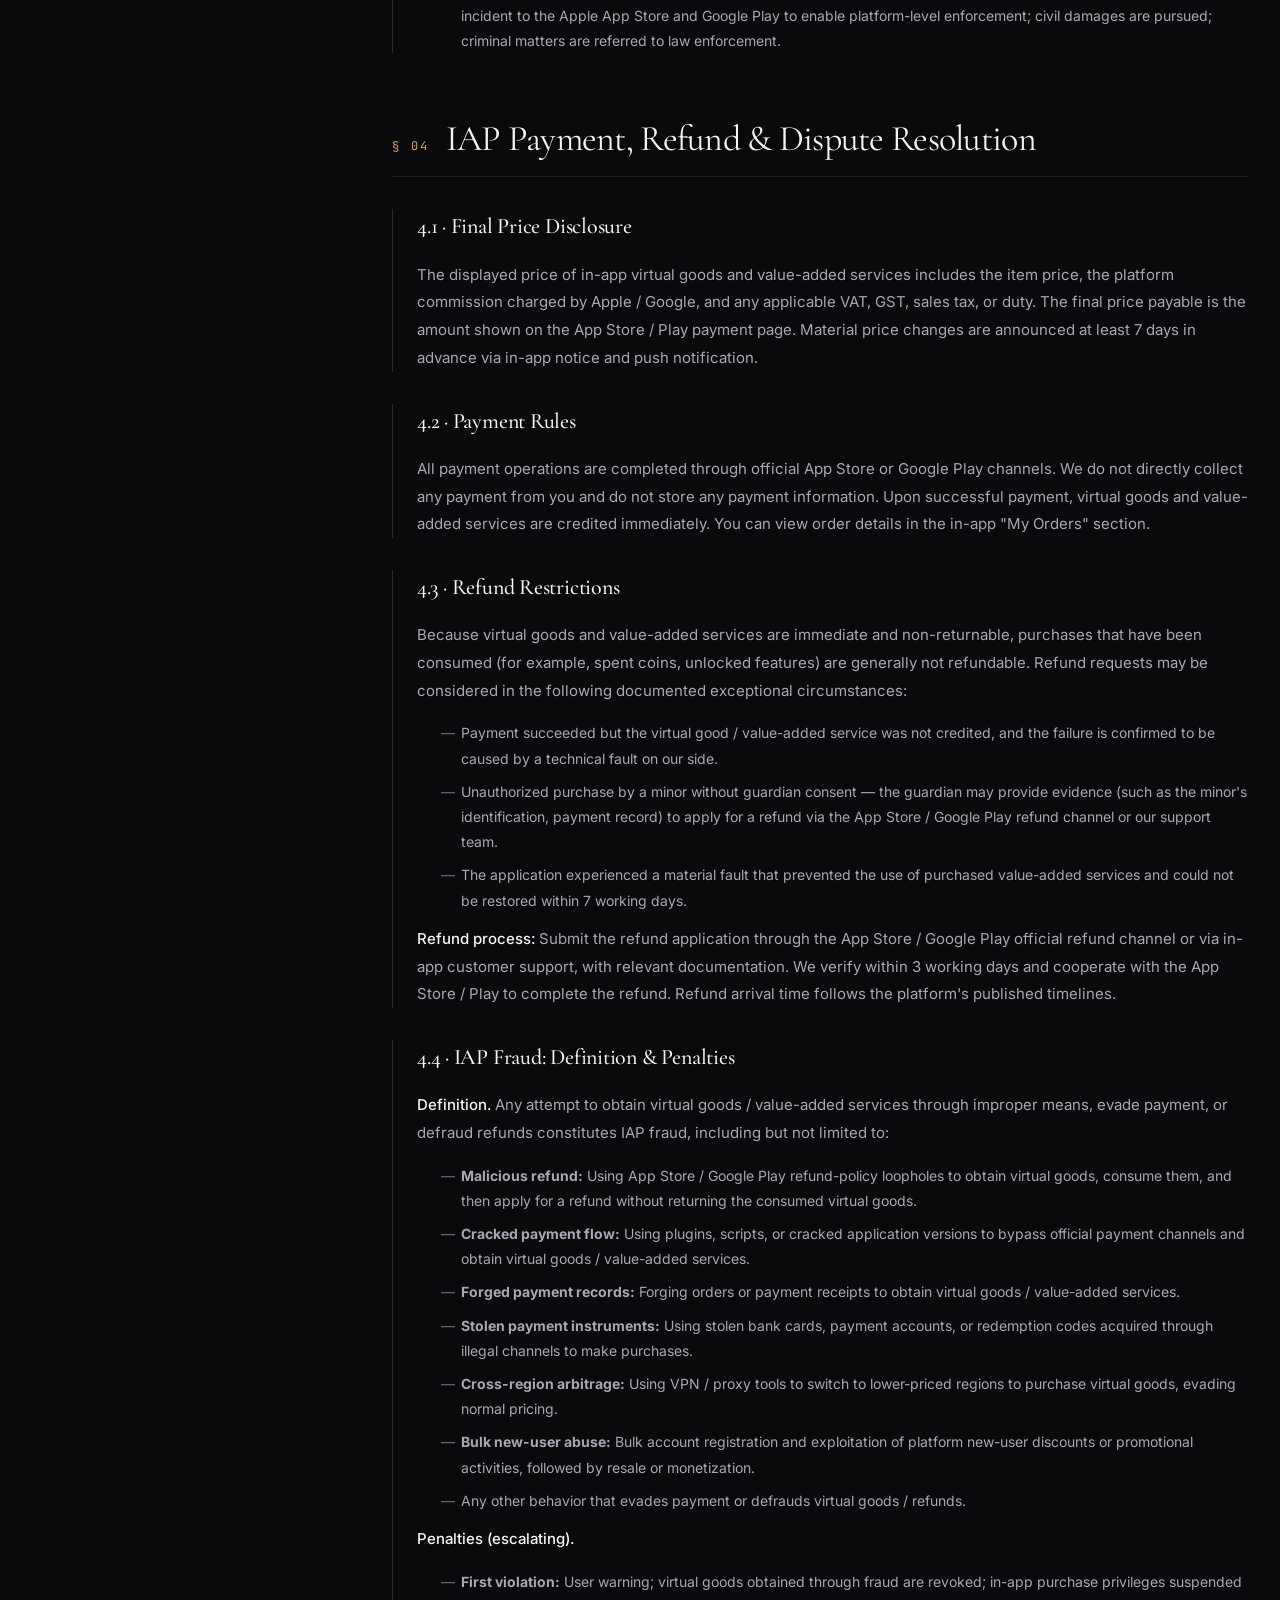
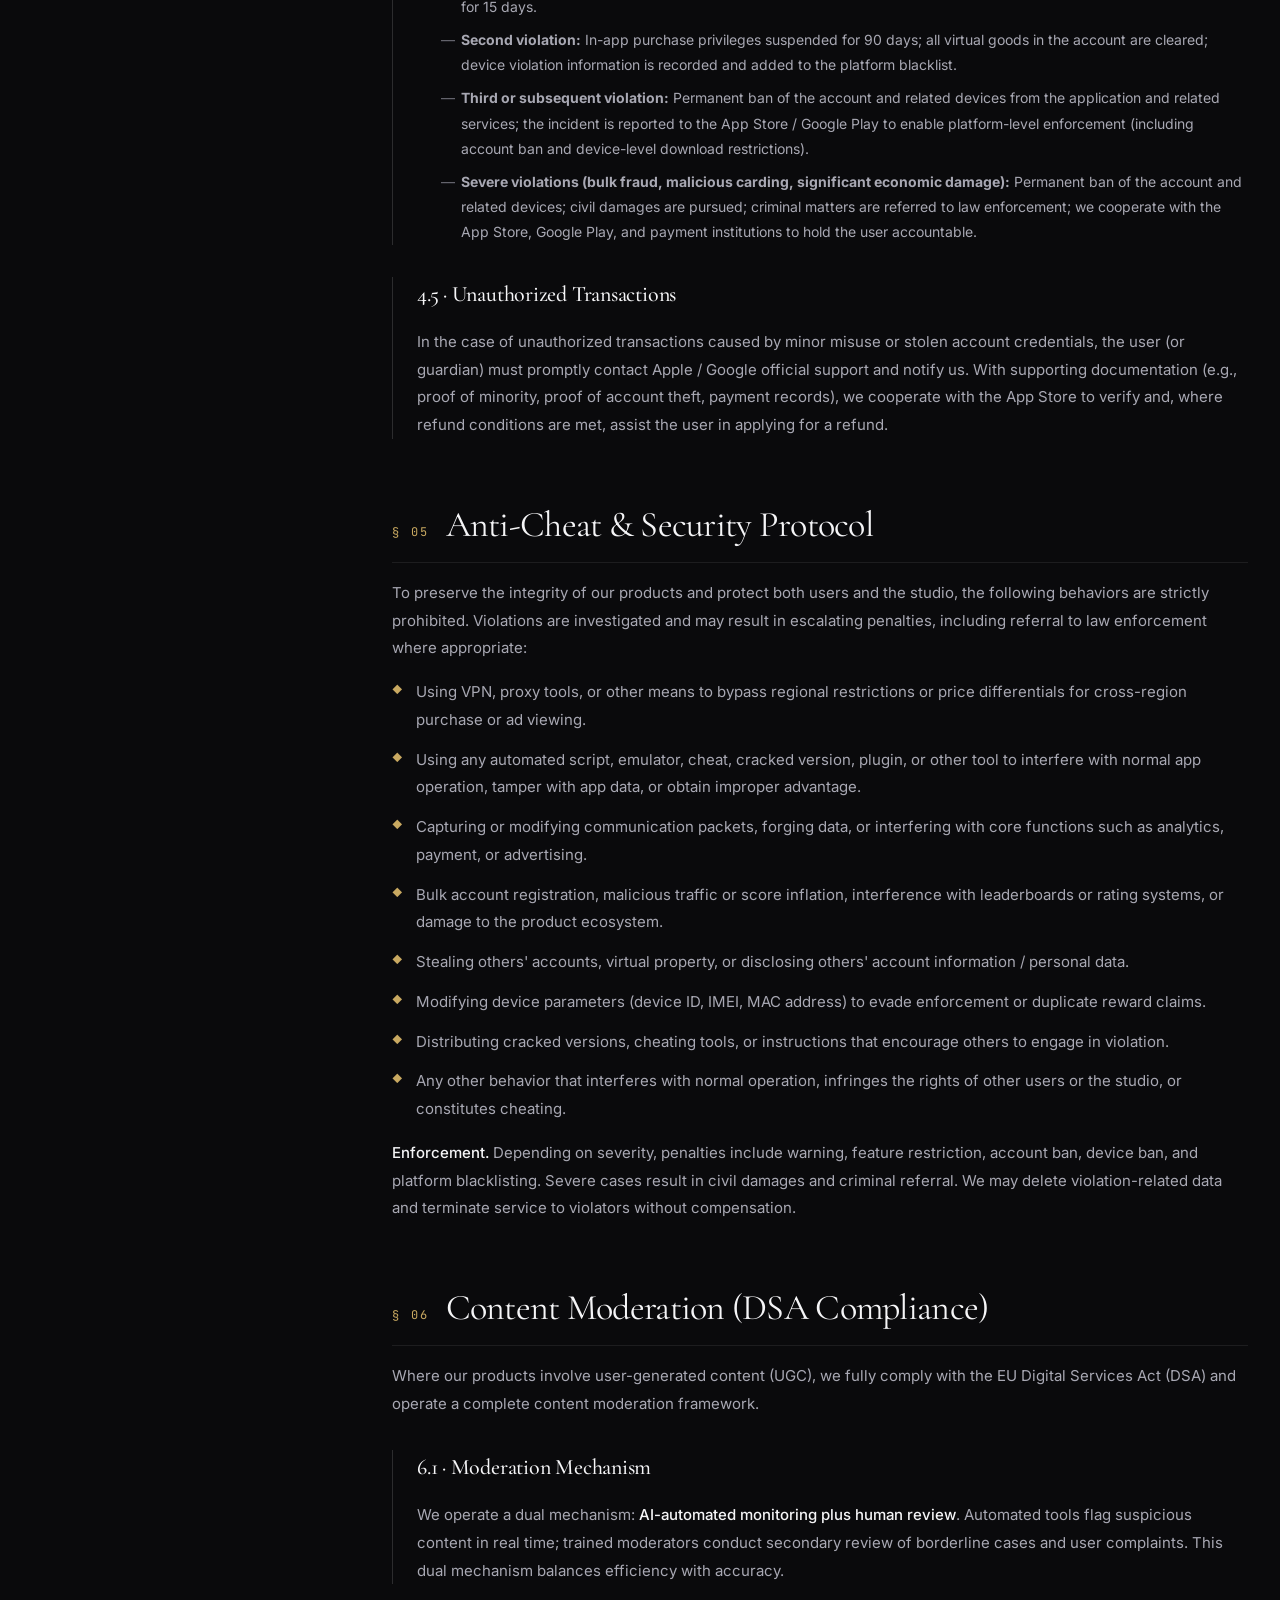
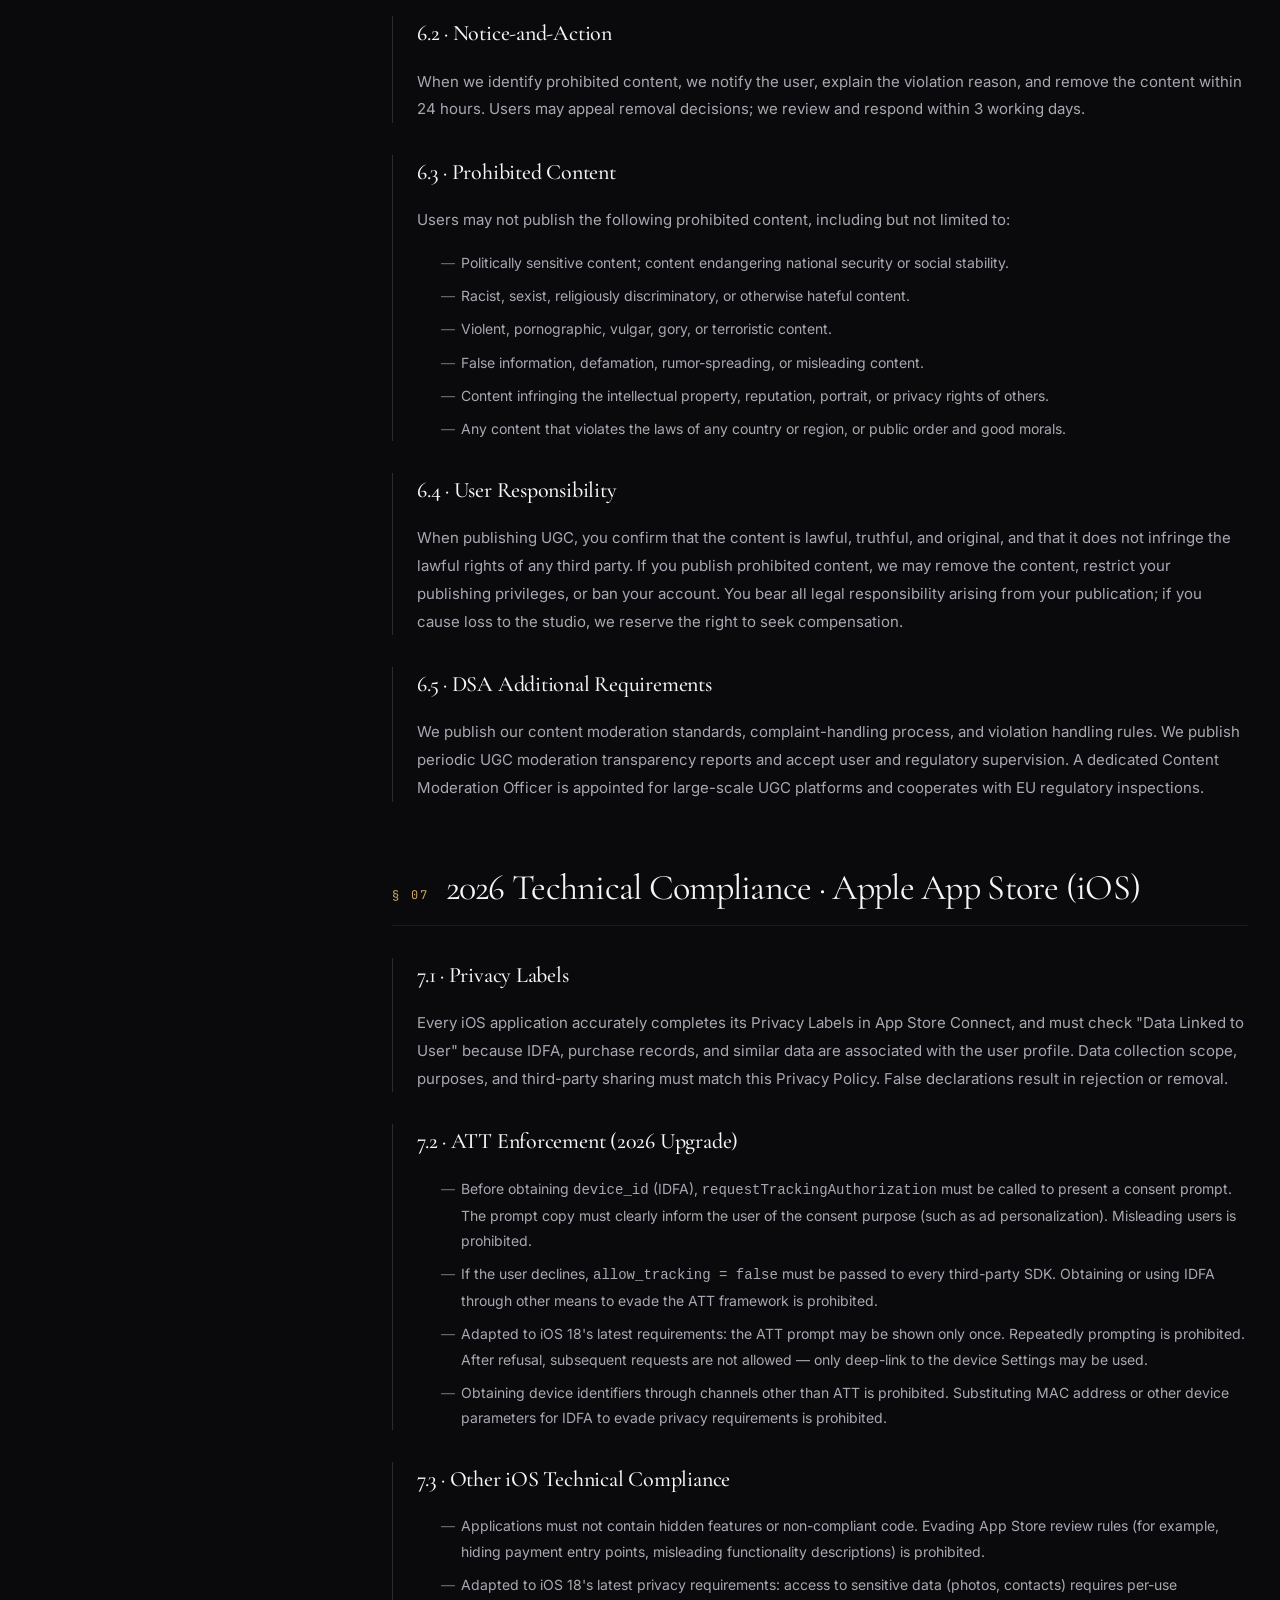
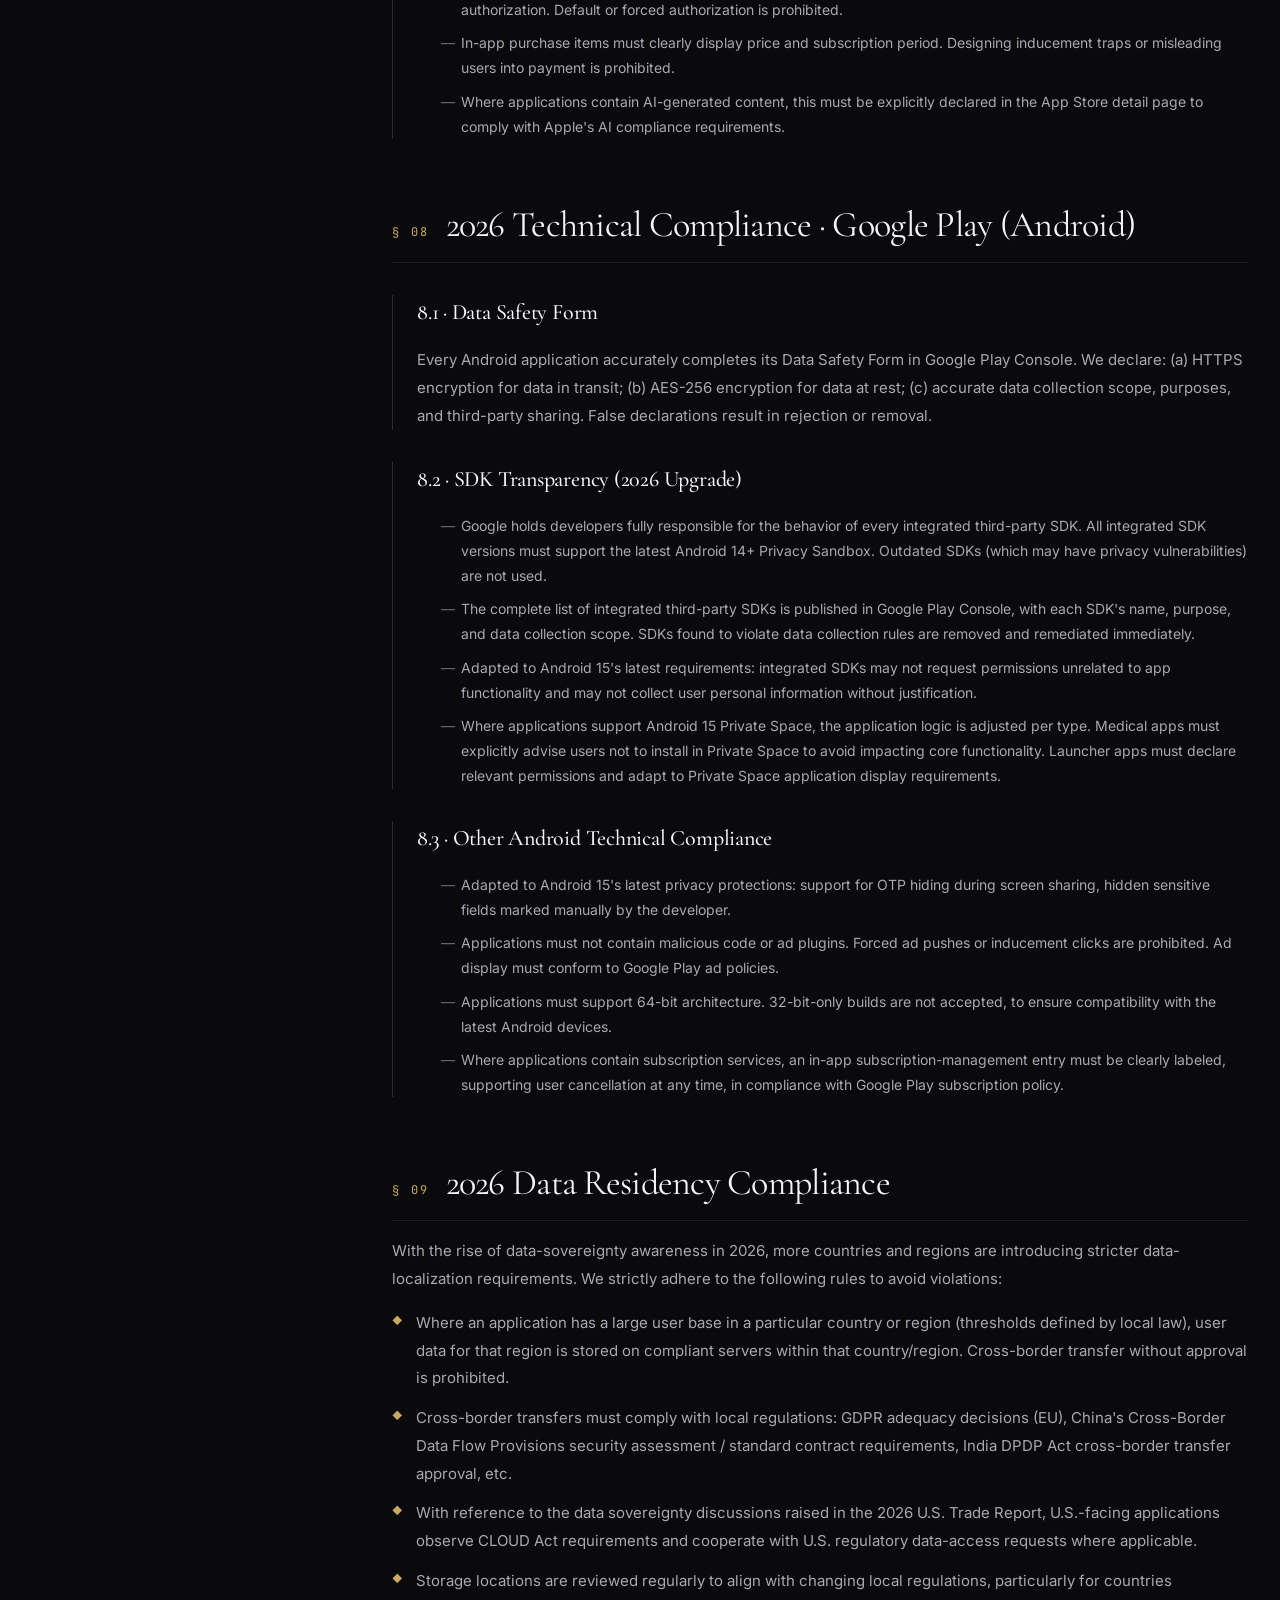
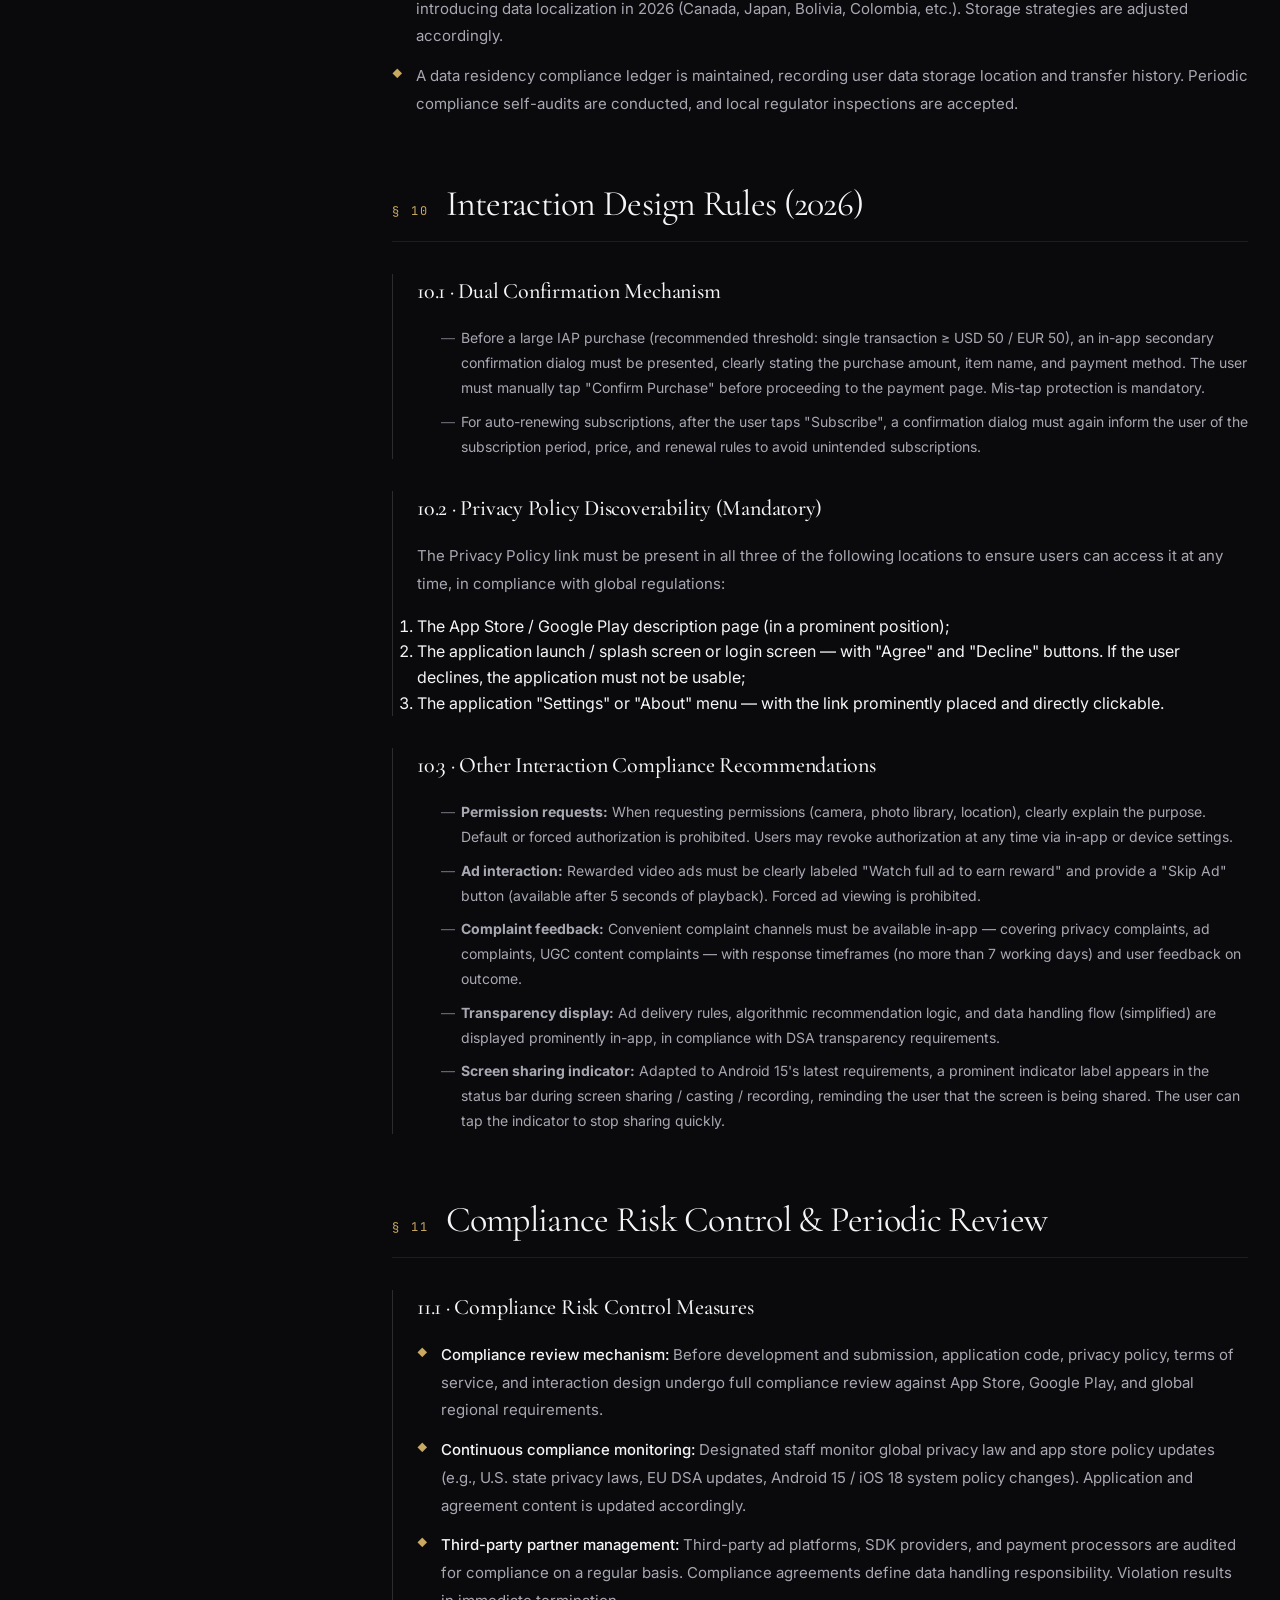
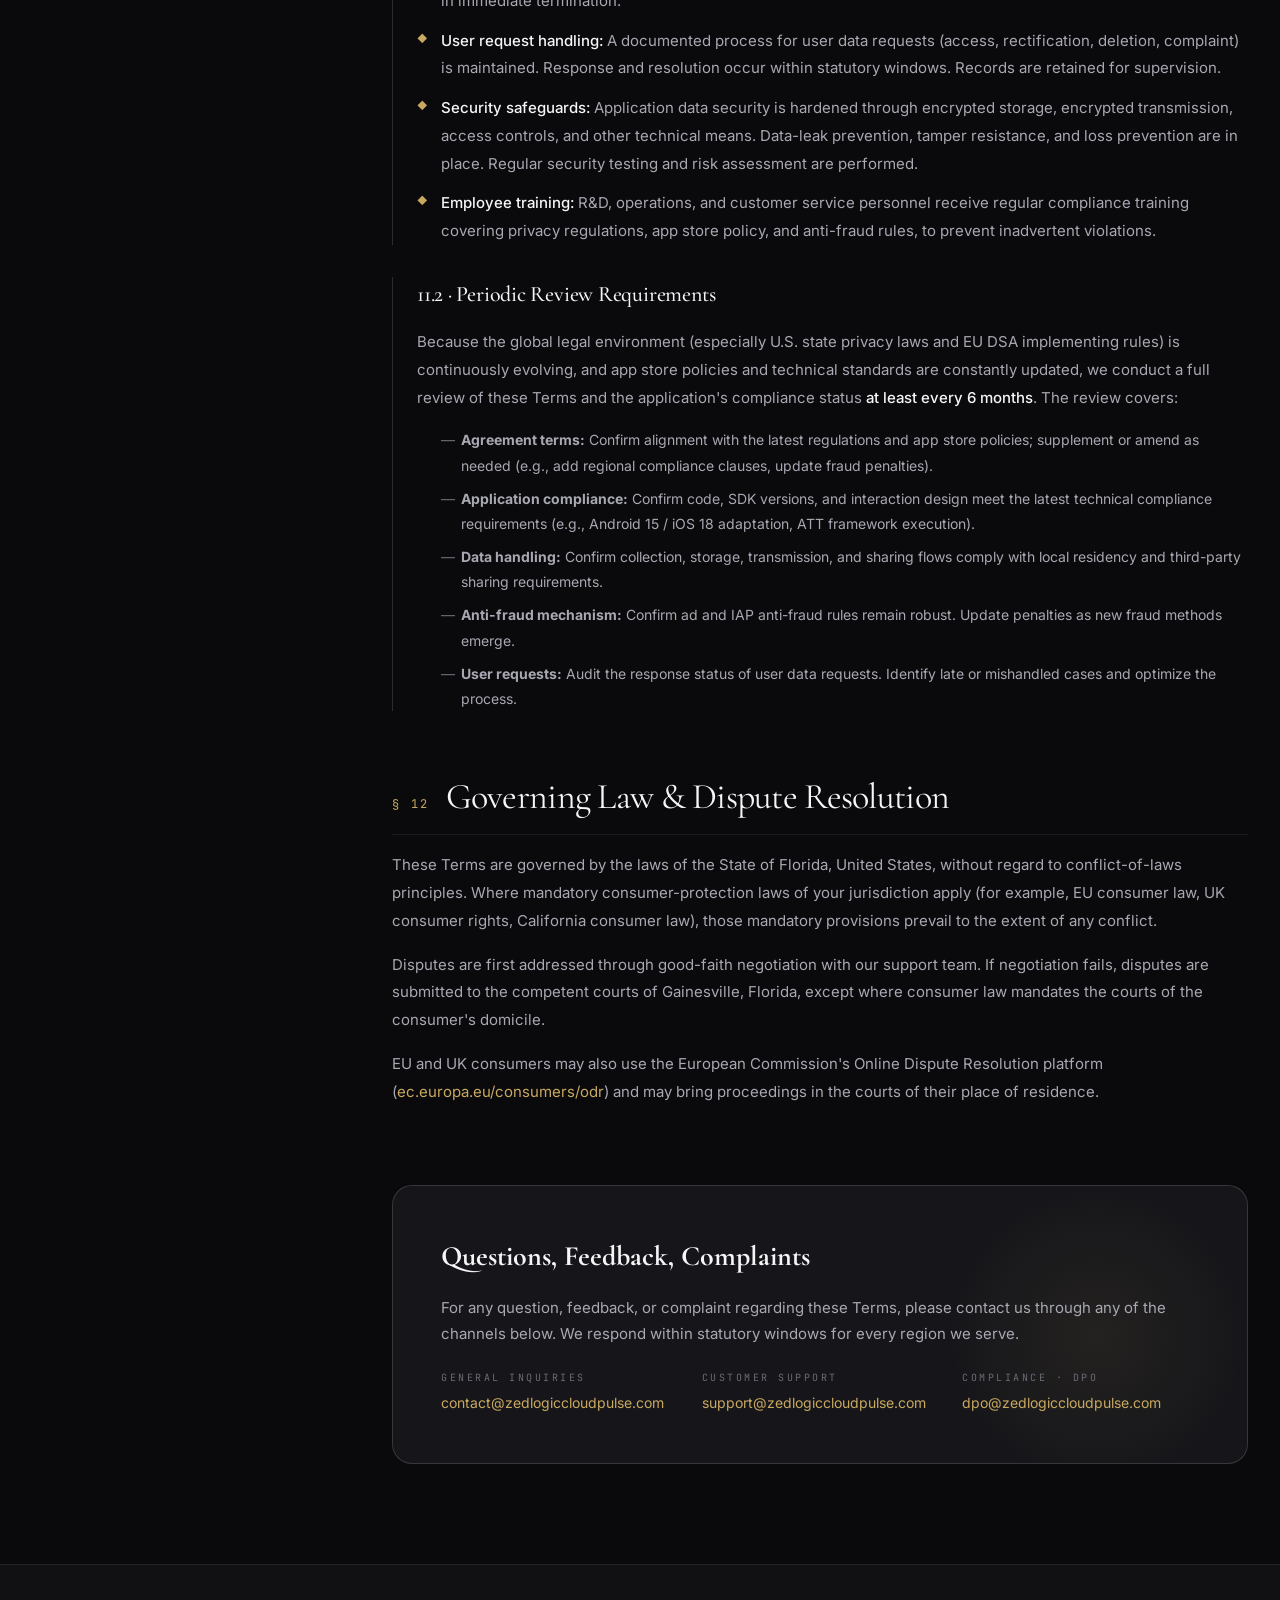
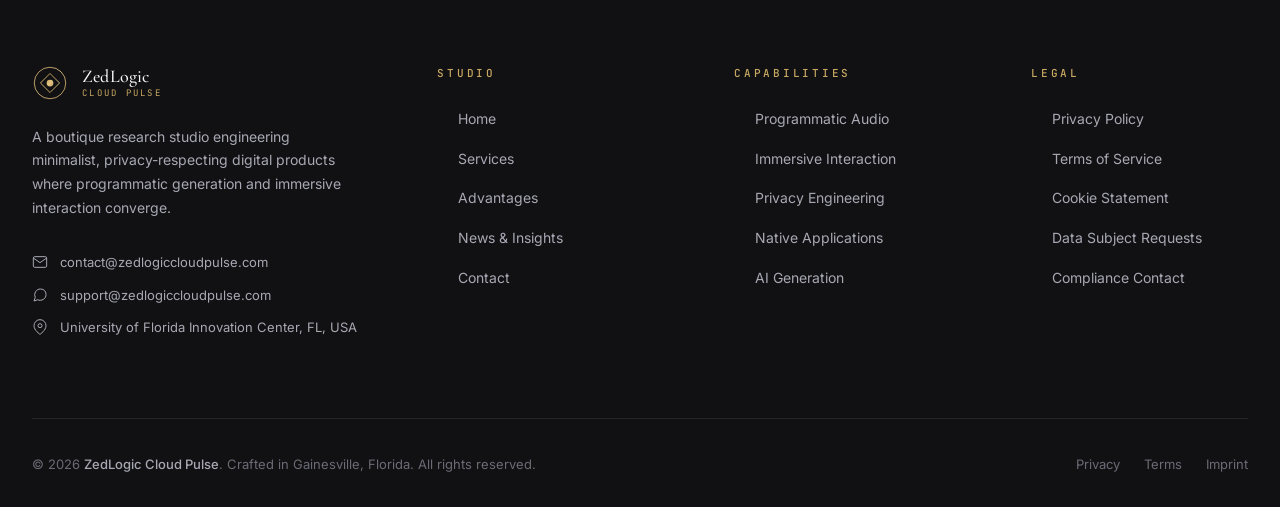
<file: terms.html>
<!DOCTYPE html>
<html lang="en">
<head>
  <meta charset="UTF-8">
  <meta http-equiv="X-UA-Compatible" content="IE=edge">
  <meta name="viewport" content="width=device-width, initial-scale=1.0">
  <title>Terms of Service — ZedLogic Cloud Pulse | 2026 Compliance Edition</title>
  <meta name="description" content="Terms of Service for ZedLogic Cloud Pulse applications. 2026 global compliance edition: account ownership, IAA rewards and fraud rules, IAP payment, refund and fraud, anti-cheat, DSA content moderation, and technical compliance.">
  <meta name="keywords" content="terms of service, IAA fraud, IAP fraud, anti-cheat, content moderation, DSA, app store policy, subscription terms">
  <meta name="robots" content="index, follow, max-snippet:-1">
  <link rel="canonical" href="https://zedlogiccloudpulse.com/terms.html">

  <meta property="og:type" content="article">
  <meta property="og:title" content="Terms of Service — ZedLogic Cloud Pulse">
  <meta property="og:description" content="Account ownership, IAA & IAP fraud enforcement, DSA content moderation, technical compliance.">
  <meta property="og:url" content="https://zedlogiccloudpulse.com/terms.html">

  <link rel="icon" type="image/svg+xml" href="data:image/svg+xml,%3Csvg xmlns='http://www.w3.org/2000/svg' viewBox='0 0 64 64'%3E%3Cdefs%3E%3ClinearGradient id='g' x1='0' y1='0' x2='1' y2='1'%3E%3Cstop offset='0' stop-color='%23c9a961'/%3E%3Cstop offset='1' stop-color='%23e2c280'/%3E%3C/linearGradient%3E%3C/defs%3E%3Ccircle cx='32' cy='32' r='28' stroke='url(%23g)' stroke-width='2' fill='none'/%3E%3Crect x='20' y='20' width='24' height='24' stroke='url(%23g)' stroke-width='2' fill='none' transform='rotate(45 32 32)'/%3E%3Ccircle cx='32' cy='32' r='6' fill='url(%23g)'/%3E%3C/svg%3E">

  <link rel="preconnect" href="https://fonts.googleapis.com">
  <link rel="preconnect" href="https://fonts.gstatic.com" crossorigin>
  <link href="https://fonts.googleapis.com/css2?family=Cormorant+Garamond:ital,wght@0,300;0,400;0,500;0,600;1,300;1,400&family=Inter:wght@300;400;500;600;700&family=JetBrains+Mono:wght@400;500;600&display=swap" rel="stylesheet">

  <link rel="stylesheet" href="css/global.css">
  <link rel="stylesheet" href="css/pages.css">
</head>
<body>

  <div class="page-loader">
    <div class="loader-mark">
      <div class="loader-ring"></div>
      <div class="loader-ring"></div>
      <div class="loader-ring"></div>
    </div>
    <div class="loader-text">ZedLogic // Terms</div>
  </div>

  <header class="site-header">
    <div class="header-inner">
      <a href="index.html" class="logo">
        <span class="logo-mark">
          <svg viewBox="0 0 64 64" width="36" height="36" fill="none">
            <defs><linearGradient id="logoGradT" x1="0%" y1="0%" x2="100%" y2="100%"><stop offset="0%" stop-color="#c9a961"/><stop offset="50%" stop-color="#e2c280"/><stop offset="100%" stop-color="#c9a961"/></linearGradient></defs>
            <circle cx="32" cy="32" r="28" stroke="url(#logoGradT)" stroke-width="1.5" fill="none"/>
            <rect x="20" y="20" width="24" height="24" stroke="url(#logoGradT)" stroke-width="1.5" fill="none" transform="rotate(45 32 32)"/>
            <circle cx="32" cy="32" r="6" fill="url(#logoGradT)"/>
          </svg>
        </span>
        <span class="logo-text"><span class="logo-name">ZedLogic</span><span class="logo-tag">Cloud Pulse</span></span>
      </a>

      <nav aria-label="Primary navigation">
        <ul class="nav-list">
          <li><a href="index.html" class="nav-link">Home</a></li>
          <li><a href="services.html" class="nav-link">Services</a></li>
          <li><a href="advantages.html" class="nav-link">Advantages</a></li>
          <li><a href="news.html" class="nav-link">News</a></li>
          <li><a href="contact.html" class="nav-link">Contact</a></li>
          <li><a href="contact.html" class="nav-cta">Get in Touch</a></li>
        </ul>
      </nav>

      <button class="menu-toggle" aria-label="Open menu">
        <svg viewBox="0 0 24 24" width="22" height="22" fill="none" stroke="currentColor" stroke-width="1.5"><line x1="3" y1="7" x2="21" y2="7"/><line x1="3" y1="17" x2="21" y2="17"/></svg>
      </button>
    </div>
  </header>

  <main class="legal-page">
    <div class="container">
      <div class="legal-layout">

        <aside class="legal-sidebar">
          <div class="legal-sidebar-title">Document Index</div>
          <ul class="legal-nav">
            <li><a href="#preamble" class="active">Preamble</a></li>
            <li><a href="#account">Account Ownership</a></li>
            <li><a href="#iaa">IAA Rewards & Fraud</a></li>
            <li><a href="#iap">IAP Payment, Refund & Fraud</a></li>
            <li><a href="#anticheat">Anti-Cheat & Security</a></li>
            <li><a href="#moderation">Content Moderation (DSA)</a></li>
            <li><a href="#tech-ios">Technical Compliance · iOS</a></li>
            <li><a href="#tech-android">Technical Compliance · Android</a></li>
            <li><a href="#data-residency">2026 Data Residency</a></li>
            <li><a href="#interaction-design">Interaction Design Rules</a></li>
            <li><a href="#risk">Compliance Risk Control</a></li>
            <li><a href="#review">Periodic Review</a></li>
            <li><a href="#contact">Contact</a></li>
          </ul>
        </aside>

        <article class="legal-content">
          <div class="legal-meta">
            <span class="legal-meta-dot"></span>
            Version 2026.1 · Paired with the Privacy Policy and 2026 Technical Compliance Execution Guide
          </div>

          <h1 class="legal-title">Terms of <span class="accent">Service</span></h1>
          <p class="legal-intro">These Terms of Service, together with our Privacy Policy and the 2026 Technical Compliance Execution Guide, constitute the binding agreement between you and ZedLogic Cloud Pulse regarding your use of every application, service, and digital surface we publish. By installing, accessing, or using any of our products, you confirm that you have read, understood, and agreed to be bound by these terms.</p>
          <p class="legal-intro">This version reflects the 2026 Global Compliance Deep-Enhanced Edition. It comprehensively upgrades the IAA and IAP fraud enforcement rules, completes the EU Digital Services Act (DSA) content moderation framework, refines the iOS 18 / Android 15 technical compliance requirements, and adds explicit interaction design rules (dual confirmation, privacy policy discoverability, advertising quality) to ensure every release passes the strictest applicable review.</p>

          <!-- §1 -->
          <section class="legal-section" id="preamble">
            <h2 class="legal-section-title"><span class="legal-section-num">§ 01</span> Preamble & Acceptance</h2>
            <p class="legal-text">These Terms are issued by <strong>ZedLogic Cloud Pulse</strong>, located at the University of Florida Innovation Center, Gainesville, Florida, United States. They apply to every product, service, website, and digital surface operated under the ZedLogic Cloud Pulse name, including all applications published under our developer accounts on the Apple App Store and Google Play Store.</p>
            <p class="legal-text">If you do not agree to any portion of these Terms, you must immediately discontinue use of our products and may request account closure by contacting our support team.</p>
          </section>

          <!-- §2 -->
          <section class="legal-section" id="account">
            <h2 class="legal-section-title"><span class="legal-section-num">§ 02</span> Account Ownership & License Scope</h2>

            <div class="legal-subsection">
              <h3 class="legal-subsection-title">2.1 · Non-Ownership Declaration</h3>
              <p class="legal-text">After you download and install our applications through the App Store or Google Play, you are granted a limited, non-transferable, non-rentable, non-loanable license to use the software. You do not acquire legal ownership of the account or any in-app virtual property (including but not limited to coins, gems, skins, levels, items, badges, or entitlements).</p>
            </div>

            <div class="legal-subsection">
              <h3 class="legal-subsection-title">2.2 · Account Ownership</h3>
              <p class="legal-text">Accounts are registered and used by you; account ownership remains with the studio. You are granted only a usage right. Account registration requires (where applicable) true and complete information. You are responsible for safeguarding your account credentials and login information. Loss of account access or virtual property caused by your own negligence (for example, disclosure of passwords or authorization of untrusted third parties) is your sole responsibility.</p>
            </div>

            <div class="legal-subsection">
              <h3 class="legal-subsection-title">2.3 · Account Reclamation</h3>
              <p class="legal-text">Accounts that have remained inactive for <strong>180 consecutive days</strong> and have no payment history may be reclaimed by the studio to free server resources. At least 30 days before reclamation, we notify the user via in-app push notification and (where available) the registered email address. Upon reclamation, all virtual property and personal data associated with the account are permanently deleted (except where retention is required by law), and recovery is not possible.</p>
            </div>

            <div class="legal-subsection">
              <h3 class="legal-subsection-title">2.4 · Account Use Restrictions</h3>
              <p class="legal-text">You may not transfer, rent, lend, or sell your account to any third party, nor use it for commercial profit, nor use it for illegal activity. If we discover a violation of these restrictions, we may suspend or terminate the account, delete all virtual property, and pursue further liability as warranted.</p>
            </div>
          </section>

          <!-- §3 -->
          <section class="legal-section" id="iaa">
            <h2 class="legal-section-title"><span class="legal-section-num">§ 03</span> IAA Advertising & Reward Policy</h2>

            <div class="legal-subsection">
              <h3 class="legal-subsection-title">3.1 · Reward Eligibility</h3>
              <p class="legal-text">To earn rewards, you must fully watch a rewarded video advertisement, complete any required interaction (where present), and not engage in abnormal activity during playback (such as switching apps, locking the screen, using plugins to skip the ad, etc.). Rewards are credited immediately upon ad completion. If a reward does not credit due to network latency or ad-platform malfunction, you may report it through in-app customer support; we will investigate within 3 working days.</p>
            </div>

            <div class="legal-subsection">
              <h3 class="legal-subsection-title">3.2 · Ad Quality Guarantee</h3>
              <p class="legal-text">We strictly review ad content served by third-party platforms and strive to filter violent, pornographic, vulgar, misleading, or otherwise inappropriate ads. Ad content is supplied by third parties. If you encounter an inappropriate ad, please report it via the in-app "Ad Complaint" channel. We investigate within 24 hours, take down or block offending ads, and pursue responsibility against the offending partner.</p>
            </div>

            <div class="legal-subsection">
              <h3 class="legal-subsection-title">3.3 · Ad Fraud: Definition & Penalties</h3>
              <p class="legal-text"><strong>Definition.</strong> Any attempt to obtain ad rewards through improper means, evade ad playback, or interfere with ad statistics constitutes ad fraud, including but not limited to:</p>
              <ul class="legal-sublist">
                <li>Using plugins, scripts, cracked tools, or similar means to skip ads, accelerate ad playback, or simulate ad-watching behavior.</li>
                <li>Operating multiple accounts or multiple devices in bulk to view ads, then reselling or monetizing earned rewards.</li>
                <li>Modifying device parameters (device ID, IP address) or using VPN / proxy tools to switch regions in order to view ads in bulk.</li>
                <li>Switching apps, locking screens, or restarting the device frequently during ad playback to evade full-watch requirements.</li>
                <li>Exploiting ad-platform vulnerabilities to trigger fraudulent ad impressions or clicks for ad revenue.</li>
                <li>Any other behavior that interferes with normal ad playback or statistics.</li>
              </ul>

              <p class="legal-text"><strong>Penalties (escalating).</strong></p>
              <ul class="legal-sublist">
                <li><strong>First violation:</strong> User warning; unused ad rewards are cleared; ad-viewing privileges suspended for 7 days.</li>
                <li><strong>Second violation:</strong> Ad-viewing privileges suspended for 30 days; all ad rewards cleared; device violation information recorded.</li>
                <li><strong>Third or subsequent violation:</strong> Permanent ban from ad viewing; the offending device is barred from using the application; the user is added to the platform blacklist. We reserve the right to pursue civil damages and, where applicable, refer the matter to judicial authorities.</li>
                <li><strong>Severe violations (bulk fraud, malicious ecosystem disruption):</strong> Permanent account and device ban; we report the incident to the Apple App Store and Google Play to enable platform-level enforcement; civil damages are pursued; criminal matters are referred to law enforcement.</li>
              </ul>
            </div>
          </section>

          <!-- §4 -->
          <section class="legal-section" id="iap">
            <h2 class="legal-section-title"><span class="legal-section-num">§ 04</span> IAP Payment, Refund & Dispute Resolution</h2>

            <div class="legal-subsection">
              <h3 class="legal-subsection-title">4.1 · Final Price Disclosure</h3>
              <p class="legal-text">The displayed price of in-app virtual goods and value-added services includes the item price, the platform commission charged by Apple / Google, and any applicable VAT, GST, sales tax, or duty. The final price payable is the amount shown on the App Store / Play payment page. Material price changes are announced at least 7 days in advance via in-app notice and push notification.</p>
            </div>

            <div class="legal-subsection">
              <h3 class="legal-subsection-title">4.2 · Payment Rules</h3>
              <p class="legal-text">All payment operations are completed through official App Store or Google Play channels. We do not directly collect any payment from you and do not store any payment information. Upon successful payment, virtual goods and value-added services are credited immediately. You can view order details in the in-app "My Orders" section.</p>
            </div>

            <div class="legal-subsection">
              <h3 class="legal-subsection-title">4.3 · Refund Restrictions</h3>
              <p class="legal-text">Because virtual goods and value-added services are immediate and non-returnable, purchases that have been consumed (for example, spent coins, unlocked features) are generally not refundable. Refund requests may be considered in the following documented exceptional circumstances:</p>
              <ul class="legal-sublist">
                <li>Payment succeeded but the virtual good / value-added service was not credited, and the failure is confirmed to be caused by a technical fault on our side.</li>
                <li>Unauthorized purchase by a minor without guardian consent — the guardian may provide evidence (such as the minor's identification, payment record) to apply for a refund via the App Store / Google Play refund channel or our support team.</li>
                <li>The application experienced a material fault that prevented the use of purchased value-added services and could not be restored within 7 working days.</li>
              </ul>
              <p class="legal-text"><strong>Refund process:</strong> Submit the refund application through the App Store / Google Play official refund channel or via in-app customer support, with relevant documentation. We verify within 3 working days and cooperate with the App Store / Play to complete the refund. Refund arrival time follows the platform's published timelines.</p>
            </div>

            <div class="legal-subsection">
              <h3 class="legal-subsection-title">4.4 · IAP Fraud: Definition & Penalties</h3>
              <p class="legal-text"><strong>Definition.</strong> Any attempt to obtain virtual goods / value-added services through improper means, evade payment, or defraud refunds constitutes IAP fraud, including but not limited to:</p>
              <ul class="legal-sublist">
                <li><strong>Malicious refund:</strong> Using App Store / Google Play refund-policy loopholes to obtain virtual goods, consume them, and then apply for a refund without returning the consumed virtual goods.</li>
                <li><strong>Cracked payment flow:</strong> Using plugins, scripts, or cracked application versions to bypass official payment channels and obtain virtual goods / value-added services.</li>
                <li><strong>Forged payment records:</strong> Forging orders or payment receipts to obtain virtual goods / value-added services.</li>
                <li><strong>Stolen payment instruments:</strong> Using stolen bank cards, payment accounts, or redemption codes acquired through illegal channels to make purchases.</li>
                <li><strong>Cross-region arbitrage:</strong> Using VPN / proxy tools to switch to lower-priced regions to purchase virtual goods, evading normal pricing.</li>
                <li><strong>Bulk new-user abuse:</strong> Bulk account registration and exploitation of platform new-user discounts or promotional activities, followed by resale or monetization.</li>
                <li>Any other behavior that evades payment or defrauds virtual goods / refunds.</li>
              </ul>

              <p class="legal-text"><strong>Penalties (escalating).</strong></p>
              <ul class="legal-sublist">
                <li><strong>First violation:</strong> User warning; virtual goods obtained through fraud are revoked; in-app purchase privileges suspended for 15 days.</li>
                <li><strong>Second violation:</strong> In-app purchase privileges suspended for 90 days; all virtual goods in the account are cleared; device violation information is recorded and added to the platform blacklist.</li>
                <li><strong>Third or subsequent violation:</strong> Permanent ban of the account and related devices from the application and related services; the incident is reported to the App Store / Google Play to enable platform-level enforcement (including account ban and device-level download restrictions).</li>
                <li><strong>Severe violations (bulk fraud, malicious carding, significant economic damage):</strong> Permanent ban of the account and related devices; civil damages are pursued; criminal matters are referred to law enforcement; we cooperate with the App Store, Google Play, and payment institutions to hold the user accountable.</li>
              </ul>
            </div>

            <div class="legal-subsection">
              <h3 class="legal-subsection-title">4.5 · Unauthorized Transactions</h3>
              <p class="legal-text">In the case of unauthorized transactions caused by minor misuse or stolen account credentials, the user (or guardian) must promptly contact Apple / Google official support and notify us. With supporting documentation (e.g., proof of minority, proof of account theft, payment records), we cooperate with the App Store to verify and, where refund conditions are met, assist the user in applying for a refund.</p>
            </div>
          </section>

          <!-- §5 -->
          <section class="legal-section" id="anticheat">
            <h2 class="legal-section-title"><span class="legal-section-num">§ 05</span> Anti-Cheat & Security Protocol</h2>
            <p class="legal-text">To preserve the integrity of our products and protect both users and the studio, the following behaviors are strictly prohibited. Violations are investigated and may result in escalating penalties, including referral to law enforcement where appropriate:</p>
            <ul class="legal-list">
              <li>Using VPN, proxy tools, or other means to bypass regional restrictions or price differentials for cross-region purchase or ad viewing.</li>
              <li>Using any automated script, emulator, cheat, cracked version, plugin, or other tool to interfere with normal app operation, tamper with app data, or obtain improper advantage.</li>
              <li>Capturing or modifying communication packets, forging data, or interfering with core functions such as analytics, payment, or advertising.</li>
              <li>Bulk account registration, malicious traffic or score inflation, interference with leaderboards or rating systems, or damage to the product ecosystem.</li>
              <li>Stealing others' accounts, virtual property, or disclosing others' account information / personal data.</li>
              <li>Modifying device parameters (device ID, IMEI, MAC address) to evade enforcement or duplicate reward claims.</li>
              <li>Distributing cracked versions, cheating tools, or instructions that encourage others to engage in violation.</li>
              <li>Any other behavior that interferes with normal operation, infringes the rights of other users or the studio, or constitutes cheating.</li>
            </ul>

            <p class="legal-text"><strong>Enforcement.</strong> Depending on severity, penalties include warning, feature restriction, account ban, device ban, and platform blacklisting. Severe cases result in civil damages and criminal referral. We may delete violation-related data and terminate service to violators without compensation.</p>
          </section>

          <!-- §6 -->
          <section class="legal-section" id="moderation">
            <h2 class="legal-section-title"><span class="legal-section-num">§ 06</span> Content Moderation (DSA Compliance)</h2>
            <p class="legal-text">Where our products involve user-generated content (UGC), we fully comply with the EU Digital Services Act (DSA) and operate a complete content moderation framework.</p>

            <div class="legal-subsection">
              <h3 class="legal-subsection-title">6.1 · Moderation Mechanism</h3>
              <p class="legal-text">We operate a dual mechanism: <strong>AI-automated monitoring plus human review</strong>. Automated tools flag suspicious content in real time; trained moderators conduct secondary review of borderline cases and user complaints. This dual mechanism balances efficiency with accuracy.</p>
            </div>

            <div class="legal-subsection">
              <h3 class="legal-subsection-title">6.2 · Notice-and-Action</h3>
              <p class="legal-text">When we identify prohibited content, we notify the user, explain the violation reason, and remove the content within 24 hours. Users may appeal removal decisions; we review and respond within 3 working days.</p>
            </div>

            <div class="legal-subsection">
              <h3 class="legal-subsection-title">6.3 · Prohibited Content</h3>
              <p class="legal-text">Users may not publish the following prohibited content, including but not limited to:</p>
              <ul class="legal-sublist">
                <li>Politically sensitive content; content endangering national security or social stability.</li>
                <li>Racist, sexist, religiously discriminatory, or otherwise hateful content.</li>
                <li>Violent, pornographic, vulgar, gory, or terroristic content.</li>
                <li>False information, defamation, rumor-spreading, or misleading content.</li>
                <li>Content infringing the intellectual property, reputation, portrait, or privacy rights of others.</li>
                <li>Any content that violates the laws of any country or region, or public order and good morals.</li>
              </ul>
            </div>

            <div class="legal-subsection">
              <h3 class="legal-subsection-title">6.4 · User Responsibility</h3>
              <p class="legal-text">When publishing UGC, you confirm that the content is lawful, truthful, and original, and that it does not infringe the lawful rights of any third party. If you publish prohibited content, we may remove the content, restrict your publishing privileges, or ban your account. You bear all legal responsibility arising from your publication; if you cause loss to the studio, we reserve the right to seek compensation.</p>
            </div>

            <div class="legal-subsection">
              <h3 class="legal-subsection-title">6.5 · DSA Additional Requirements</h3>
              <p class="legal-text">We publish our content moderation standards, complaint-handling process, and violation handling rules. We publish periodic UGC moderation transparency reports and accept user and regulatory supervision. A dedicated Content Moderation Officer is appointed for large-scale UGC platforms and cooperates with EU regulatory inspections.</p>
            </div>
          </section>

          <!-- §7 Technical Compliance iOS -->
          <section class="legal-section" id="tech-ios">
            <h2 class="legal-section-title"><span class="legal-section-num">§ 07</span> 2026 Technical Compliance · Apple App Store (iOS)</h2>

            <div class="legal-subsection">
              <h3 class="legal-subsection-title">7.1 · Privacy Labels</h3>
              <p class="legal-text">Every iOS application accurately completes its Privacy Labels in App Store Connect, and must check "Data Linked to User" because IDFA, purchase records, and similar data are associated with the user profile. Data collection scope, purposes, and third-party sharing must match this Privacy Policy. False declarations result in rejection or removal.</p>
            </div>

            <div class="legal-subsection">
              <h3 class="legal-subsection-title">7.2 · ATT Enforcement (2026 Upgrade)</h3>
              <ul class="legal-sublist">
                <li>Before obtaining <code>device_id</code> (IDFA), <code>requestTrackingAuthorization</code> must be called to present a consent prompt. The prompt copy must clearly inform the user of the consent purpose (such as ad personalization). Misleading users is prohibited.</li>
                <li>If the user declines, <code>allow_tracking = false</code> must be passed to every third-party SDK. Obtaining or using IDFA through other means to evade the ATT framework is prohibited.</li>
                <li>Adapted to iOS 18's latest requirements: the ATT prompt may be shown only once. Repeatedly prompting is prohibited. After refusal, subsequent requests are not allowed — only deep-link to the device Settings may be used.</li>
                <li>Obtaining device identifiers through channels other than ATT is prohibited. Substituting MAC address or other device parameters for IDFA to evade privacy requirements is prohibited.</li>
              </ul>
            </div>

            <div class="legal-subsection">
              <h3 class="legal-subsection-title">7.3 · Other iOS Technical Compliance</h3>
              <ul class="legal-sublist">
                <li>Applications must not contain hidden features or non-compliant code. Evading App Store review rules (for example, hiding payment entry points, misleading functionality descriptions) is prohibited.</li>
                <li>Adapted to iOS 18's latest privacy requirements: access to sensitive data (photos, contacts) requires per-use authorization. Default or forced authorization is prohibited.</li>
                <li>In-app purchase items must clearly display price and subscription period. Designing inducement traps or misleading users into payment is prohibited.</li>
                <li>Where applications contain AI-generated content, this must be explicitly declared in the App Store detail page to comply with Apple's AI compliance requirements.</li>
              </ul>
            </div>
          </section>

          <!-- §8 Technical Compliance Android -->
          <section class="legal-section" id="tech-android">
            <h2 class="legal-section-title"><span class="legal-section-num">§ 08</span> 2026 Technical Compliance · Google Play (Android)</h2>

            <div class="legal-subsection">
              <h3 class="legal-subsection-title">8.1 · Data Safety Form</h3>
              <p class="legal-text">Every Android application accurately completes its Data Safety Form in Google Play Console. We declare: (a) HTTPS encryption for data in transit; (b) AES-256 encryption for data at rest; (c) accurate data collection scope, purposes, and third-party sharing. False declarations result in rejection or removal.</p>
            </div>

            <div class="legal-subsection">
              <h3 class="legal-subsection-title">8.2 · SDK Transparency (2026 Upgrade)</h3>
              <ul class="legal-sublist">
                <li>Google holds developers fully responsible for the behavior of every integrated third-party SDK. All integrated SDK versions must support the latest Android 14+ Privacy Sandbox. Outdated SDKs (which may have privacy vulnerabilities) are not used.</li>
                <li>The complete list of integrated third-party SDKs is published in Google Play Console, with each SDK's name, purpose, and data collection scope. SDKs found to violate data collection rules are removed and remediated immediately.</li>
                <li>Adapted to Android 15's latest requirements: integrated SDKs may not request permissions unrelated to app functionality and may not collect user personal information without justification.</li>
                <li>Where applications support Android 15 Private Space, the application logic is adjusted per type. Medical apps must explicitly advise users not to install in Private Space to avoid impacting core functionality. Launcher apps must declare relevant permissions and adapt to Private Space application display requirements.</li>
              </ul>
            </div>

            <div class="legal-subsection">
              <h3 class="legal-subsection-title">8.3 · Other Android Technical Compliance</h3>
              <ul class="legal-sublist">
                <li>Adapted to Android 15's latest privacy protections: support for OTP hiding during screen sharing, hidden sensitive fields marked manually by the developer.</li>
                <li>Applications must not contain malicious code or ad plugins. Forced ad pushes or inducement clicks are prohibited. Ad display must conform to Google Play ad policies.</li>
                <li>Applications must support 64-bit architecture. 32-bit-only builds are not accepted, to ensure compatibility with the latest Android devices.</li>
                <li>Where applications contain subscription services, an in-app subscription-management entry must be clearly labeled, supporting user cancellation at any time, in compliance with Google Play subscription policy.</li>
              </ul>
            </div>
          </section>

          <!-- §9 Data Residency -->
          <section class="legal-section" id="data-residency">
            <h2 class="legal-section-title"><span class="legal-section-num">§ 09</span> 2026 Data Residency Compliance</h2>
            <p class="legal-text">With the rise of data-sovereignty awareness in 2026, more countries and regions are introducing stricter data-localization requirements. We strictly adhere to the following rules to avoid violations:</p>
            <ul class="legal-list">
              <li>Where an application has a large user base in a particular country or region (thresholds defined by local law), user data for that region is stored on compliant servers within that country/region. Cross-border transfer without approval is prohibited.</li>
              <li>Cross-border transfers must comply with local regulations: GDPR adequacy decisions (EU), China's Cross-Border Data Flow Provisions security assessment / standard contract requirements, India DPDP Act cross-border transfer approval, etc.</li>
              <li>With reference to the data sovereignty discussions raised in the 2026 U.S. Trade Report, U.S.-facing applications observe CLOUD Act requirements and cooperate with U.S. regulatory data-access requests where applicable.</li>
              <li>Storage locations are reviewed regularly to align with changing local regulations, particularly for countries introducing data localization in 2026 (Canada, Japan, Bolivia, Colombia, etc.). Storage strategies are adjusted accordingly.</li>
              <li>A data residency compliance ledger is maintained, recording user data storage location and transfer history. Periodic compliance self-audits are conducted, and local regulator inspections are accepted.</li>
            </ul>
          </section>

          <!-- §10 Interaction Design -->
          <section class="legal-section" id="interaction-design">
            <h2 class="legal-section-title"><span class="legal-section-num">§ 10</span> Interaction Design Rules (2026)</h2>

            <div class="legal-subsection">
              <h3 class="legal-subsection-title">10.1 · Dual Confirmation Mechanism</h3>
              <ul class="legal-sublist">
                <li>Before a large IAP purchase (recommended threshold: single transaction ≥ USD 50 / EUR 50), an in-app secondary confirmation dialog must be presented, clearly stating the purchase amount, item name, and payment method. The user must manually tap "Confirm Purchase" before proceeding to the payment page. Mis-tap protection is mandatory.</li>
                <li>For auto-renewing subscriptions, after the user taps "Subscribe", a confirmation dialog must again inform the user of the subscription period, price, and renewal rules to avoid unintended subscriptions.</li>
              </ul>
            </div>

            <div class="legal-subsection">
              <h3 class="legal-subsection-title">10.2 · Privacy Policy Discoverability (Mandatory)</h3>
              <p class="legal-text">The Privacy Policy link must be present in all three of the following locations to ensure users can access it at any time, in compliance with global regulations:</p>
              <ol>
                <li>The App Store / Google Play description page (in a prominent position);</li>
                <li>The application launch / splash screen or login screen — with "Agree" and "Decline" buttons. If the user declines, the application must not be usable;</li>
                <li>The application "Settings" or "About" menu — with the link prominently placed and directly clickable.</li>
              </ol>
            </div>

            <div class="legal-subsection">
              <h3 class="legal-subsection-title">10.3 · Other Interaction Compliance Recommendations</h3>
              <ul class="legal-sublist">
                <li><strong>Permission requests:</strong> When requesting permissions (camera, photo library, location), clearly explain the purpose. Default or forced authorization is prohibited. Users may revoke authorization at any time via in-app or device settings.</li>
                <li><strong>Ad interaction:</strong> Rewarded video ads must be clearly labeled "Watch full ad to earn reward" and provide a "Skip Ad" button (available after 5 seconds of playback). Forced ad viewing is prohibited.</li>
                <li><strong>Complaint feedback:</strong> Convenient complaint channels must be available in-app — covering privacy complaints, ad complaints, UGC content complaints — with response timeframes (no more than 7 working days) and user feedback on outcome.</li>
                <li><strong>Transparency display:</strong> Ad delivery rules, algorithmic recommendation logic, and data handling flow (simplified) are displayed prominently in-app, in compliance with DSA transparency requirements.</li>
                <li><strong>Screen sharing indicator:</strong> Adapted to Android 15's latest requirements, a prominent indicator label appears in the status bar during screen sharing / casting / recording, reminding the user that the screen is being shared. The user can tap the indicator to stop sharing quickly.</li>
              </ul>
            </div>
          </section>

          <!-- §11 Risk Control -->
          <section class="legal-section" id="risk">
            <h2 class="legal-section-title"><span class="legal-section-num">§ 11</span> Compliance Risk Control & Periodic Review</h2>

            <div class="legal-subsection">
              <h3 class="legal-subsection-title">11.1 · Compliance Risk Control Measures</h3>
              <ul class="legal-list">
                <li><strong>Compliance review mechanism:</strong> Before development and submission, application code, privacy policy, terms of service, and interaction design undergo full compliance review against App Store, Google Play, and global regional requirements.</li>
                <li><strong>Continuous compliance monitoring:</strong> Designated staff monitor global privacy law and app store policy updates (e.g., U.S. state privacy laws, EU DSA updates, Android 15 / iOS 18 system policy changes). Application and agreement content is updated accordingly.</li>
                <li><strong>Third-party partner management:</strong> Third-party ad platforms, SDK providers, and payment processors are audited for compliance on a regular basis. Compliance agreements define data handling responsibility. Violation results in immediate termination.</li>
                <li><strong>User request handling:</strong> A documented process for user data requests (access, rectification, deletion, complaint) is maintained. Response and resolution occur within statutory windows. Records are retained for supervision.</li>
                <li><strong>Security safeguards:</strong> Application data security is hardened through encrypted storage, encrypted transmission, access controls, and other technical means. Data-leak prevention, tamper resistance, and loss prevention are in place. Regular security testing and risk assessment are performed.</li>
                <li><strong>Employee training:</strong> R&D, operations, and customer service personnel receive regular compliance training covering privacy regulations, app store policy, and anti-fraud rules, to prevent inadvertent violations.</li>
              </ul>
            </div>

            <div class="legal-subsection">
              <h3 class="legal-subsection-title">11.2 · Periodic Review Requirements</h3>
              <p class="legal-text">Because the global legal environment (especially U.S. state privacy laws and EU DSA implementing rules) is continuously evolving, and app store policies and technical standards are constantly updated, we conduct a full review of these Terms and the application's compliance status <strong>at least every 6 months</strong>. The review covers:</p>
              <ul class="legal-sublist">
                <li><strong>Agreement terms:</strong> Confirm alignment with the latest regulations and app store policies; supplement or amend as needed (e.g., add regional compliance clauses, update fraud penalties).</li>
                <li><strong>Application compliance:</strong> Confirm code, SDK versions, and interaction design meet the latest technical compliance requirements (e.g., Android 15 / iOS 18 adaptation, ATT framework execution).</li>
                <li><strong>Data handling:</strong> Confirm collection, storage, transmission, and sharing flows comply with local residency and third-party sharing requirements.</li>
                <li><strong>Anti-fraud mechanism:</strong> Confirm ad and IAP anti-fraud rules remain robust. Update penalties as new fraud methods emerge.</li>
                <li><strong>User requests:</strong> Audit the response status of user data requests. Identify late or mishandled cases and optimize the process.</li>
              </ul>
            </div>
          </section>

          <!-- §12 Governing Law -->
          <section class="legal-section" id="governing">
            <h2 class="legal-section-title"><span class="legal-section-num">§ 12</span> Governing Law & Dispute Resolution</h2>
            <p class="legal-text">These Terms are governed by the laws of the State of Florida, United States, without regard to conflict-of-laws principles. Where mandatory consumer-protection laws of your jurisdiction apply (for example, EU consumer law, UK consumer rights, California consumer law), those mandatory provisions prevail to the extent of any conflict.</p>
            <p class="legal-text">Disputes are first addressed through good-faith negotiation with our support team. If negotiation fails, disputes are submitted to the competent courts of Gainesville, Florida, except where consumer law mandates the courts of the consumer's domicile.</p>
            <p class="legal-text">EU and UK consumers may also use the European Commission's Online Dispute Resolution platform (<a href="https://ec.europa.eu/consumers/odr" style="color:var(--color-accent);" target="_blank" rel="noopener">ec.europa.eu/consumers/odr</a>) and may bring proceedings in the courts of their place of residence.</p>
          </section>

          <div class="legal-contact-box" id="contact">
            <h2 class="legal-contact-title">Questions, Feedback, Complaints</h2>
            <p class="legal-contact-text">For any question, feedback, or complaint regarding these Terms, please contact us through any of the channels below. We respond within statutory windows for every region we serve.</p>
            <div class="legal-contact-grid">
              <div>
                <div class="legal-contact-item-label">General Inquiries</div>
                <div class="legal-contact-item-value"><a href="mailto:contact@zedlogiccloudpulse.com" style="color:var(--color-accent);">contact@zedlogiccloudpulse.com</a></div>
              </div>
              <div>
                <div class="legal-contact-item-label">Customer Support</div>
                <div class="legal-contact-item-value"><a href="mailto:support@zedlogiccloudpulse.com" style="color:var(--color-accent);">support@zedlogiccloudpulse.com</a></div>
              </div>
              <div>
                <div class="legal-contact-item-label">Compliance · DPO</div>
                <div class="legal-contact-item-value"><a href="mailto:dpo@zedlogiccloudpulse.com" style="color:var(--color-accent);">dpo@zedlogiccloudpulse.com</a></div>
              </div>
            </div>
          </div>

        </article>
      </div>
    </div>
  </main>

  <footer class="site-footer">
    <div class="container">
      <div class="footer-top">
        <div class="footer-brand">
          <a href="index.html" class="logo">
            <span class="logo-mark">
              <svg viewBox="0 0 64 64" width="36" height="36" fill="none">
                <defs><linearGradient id="logoGradFT" x1="0%" y1="0%" x2="100%" y2="100%"><stop offset="0%" stop-color="#c9a961"/><stop offset="50%" stop-color="#e2c280"/><stop offset="100%" stop-color="#c9a961"/></linearGradient></defs>
                <circle cx="32" cy="32" r="28" stroke="url(#logoGradFT)" stroke-width="1.5" fill="none"/>
                <rect x="20" y="20" width="24" height="24" stroke="url(#logoGradFT)" stroke-width="1.5" fill="none" transform="rotate(45 32 32)"/>
                <circle cx="32" cy="32" r="6" fill="url(#logoGradFT)"/>
              </svg>
            </span>
            <span class="logo-text"><span class="logo-name">ZedLogic</span><span class="logo-tag">Cloud Pulse</span></span>
          </a>
          <p class="footer-brand-desc">A boutique research studio engineering minimalist, privacy-respecting digital products where programmatic generation and immersive interaction converge.</p>
          <div class="footer-contact">
            <a class="footer-contact-item" href="mailto:contact@zedlogiccloudpulse.com"><svg viewBox="0 0 24 24" fill="none" stroke="currentColor" stroke-width="1.5"><path d="M4 4h16c1.1 0 2 .9 2 2v12c0 1.1-.9 2-2 2H4c-1.1 0-2-.9-2-2V6c0-1.1.9-2 2-2z"/><polyline points="22 6 12 13 2 6"/></svg>contact@zedlogiccloudpulse.com</a>
            <a class="footer-contact-item" href="mailto:support@zedlogiccloudpulse.com"><svg viewBox="0 0 24 24" fill="none" stroke="currentColor" stroke-width="1.5"><path d="M21 11.5a8.38 8.38 0 0 1-.9 3.8 8.5 8.5 0 0 1-7.6 4.7 8.38 8.38 0 0 1-3.8-.9L3 21l1.9-5.7a8.38 8.38 0 0 1-.9-3.8 8.5 8.5 0 0 1 4.7-7.6 8.38 8.38 0 0 1 3.8-.9h.5a8.48 8.48 0 0 1 8 8v.5z"/></svg>support@zedlogiccloudpulse.com</a>
            <div class="footer-contact-item"><svg viewBox="0 0 24 24" fill="none" stroke="currentColor" stroke-width="1.5"><path d="M21 10c0 7-9 13-9 13s-9-6-9-13a9 9 0 0 1 18 0z"/><circle cx="12" cy="10" r="3"/></svg>University of Florida Innovation Center, FL, USA</div>
          </div>
        </div>
        <div><h4 class="footer-title">Studio</h4><ul class="footer-list"><li><a href="index.html">Home</a></li><li><a href="services.html">Services</a></li><li><a href="advantages.html">Advantages</a></li><li><a href="news.html">News & Insights</a></li><li><a href="contact.html">Contact</a></li></ul></div>
        <div><h4 class="footer-title">Capabilities</h4><ul class="footer-list"><li><a href="services.html#programmatic">Programmatic Audio</a></li><li><a href="services.html#interaction">Immersive Interaction</a></li><li><a href="services.html#privacy">Privacy Engineering</a></li><li><a href="services.html#apps">Native Applications</a></li><li><a href="services.html#ai">AI Generation</a></li></ul></div>
        <div><h4 class="footer-title">Legal</h4><ul class="footer-list"><li><a href="privacy.html">Privacy Policy</a></li><li><a href="terms.html">Terms of Service</a></li><li><a href="privacy.html#cookies">Cookie Statement</a></li><li><a href="privacy.html#dsr">Data Subject Requests</a></li><li><a href="privacy.html#contact">Compliance Contact</a></li></ul></div>
      </div>
      <div class="footer-bottom">
        <p class="footer-copy">© 2026 <strong>ZedLogic Cloud Pulse</strong>. Crafted in Gainesville, Florida. All rights reserved.</p>
        <ul class="footer-bottom-links"><li><a href="privacy.html">Privacy</a></li><li><a href="terms.html">Terms</a></li><li><a href="contact.html">Imprint</a></li></ul>
      </div>
    </div>
  </footer>

  <script src="js/main.js"></script>
</body>
</html>
</file>
<file: css/global.css>
/* ============================================
   GLOBAL STYLES - ZedLogic Cloud Pulse
   Light Luxury Minimalist + Computer Science Style
   ============================================ */

:root {
  --color-bg: #0a0a0c;
  --color-bg-soft: #111114;
  --color-bg-card: #16161a;
  --color-bg-elevated: #1c1c22;
  --color-line: rgba(255, 255, 255, 0.08);
  --color-line-strong: rgba(255, 255, 255, 0.14);
  --color-text: #f5f5f7;
  --color-text-soft: #a8a8b3;
  --color-text-mute: #6b6b75;
  --color-accent: #c9a961;
  --color-accent-soft: rgba(201, 169, 97, 0.16);
  --color-accent-strong: #e2c280;
  --color-tech: #4a8cff;
  --color-tech-soft: rgba(74, 140, 255, 0.14);
  --color-success: #4ade80;
  --color-warning: #f59e0b;
  --color-danger: #ef4444;
  --gradient-gold: linear-gradient(135deg, #c9a961 0%, #e2c280 50%, #c9a961 100%);
  --gradient-dark: linear-gradient(180deg, #0a0a0c 0%, #111114 100%);
  --shadow-sm: 0 2px 8px rgba(0, 0, 0, 0.4);
  --shadow-md: 0 8px 24px rgba(0, 0, 0, 0.5);
  --shadow-lg: 0 24px 60px rgba(0, 0, 0, 0.6);
  --shadow-gold: 0 8px 32px rgba(201, 169, 97, 0.16);
  --radius-sm: 6px;
  --radius-md: 12px;
  --radius-lg: 20px;
  --radius-xl: 28px;
  --font-display: 'Cormorant Garamond', 'Playfair Display', Georgia, serif;
  --font-body: 'Inter', -apple-system, BlinkMacSystemFont, 'Segoe UI', sans-serif;
  --font-mono: 'JetBrains Mono', 'Fira Code', 'Courier New', monospace;
  --max-width: 1320px;
  --header-height: 80px;
  --transition: 0.4s cubic-bezier(0.16, 1, 0.3, 1);
  --transition-slow: 0.8s cubic-bezier(0.16, 1, 0.3, 1);
}

* {
  margin: 0;
  padding: 0;
  box-sizing: border-box;
}

html {
  scroll-behavior: smooth;
  -webkit-text-size-adjust: 100%;
  -webkit-font-smoothing: antialiased;
  -moz-osx-font-smoothing: grayscale;
}

body {
  font-family: var(--font-body);
  background: var(--color-bg);
  color: var(--color-text);
  line-height: 1.6;
  overflow-x: hidden;
  position: relative;
  min-height: 100vh;
}

body::before {
  content: '';
  position: fixed;
  top: 0;
  left: 0;
  width: 100%;
  height: 100%;
  background-image:
    radial-gradient(circle at 20% 30%, rgba(74, 140, 255, 0.04) 0%, transparent 50%),
    radial-gradient(circle at 80% 70%, rgba(201, 169, 97, 0.05) 0%, transparent 50%);
  pointer-events: none;
  z-index: 0;
}

body::after {
  content: '';
  position: fixed;
  top: 0;
  left: 0;
  width: 100%;
  height: 100%;
  background-image:
    linear-gradient(rgba(255, 255, 255, 0.015) 1px, transparent 1px),
    linear-gradient(90deg, rgba(255, 255, 255, 0.015) 1px, transparent 1px);
  background-size: 60px 60px;
  pointer-events: none;
  z-index: 0;
  mask-image: radial-gradient(ellipse at center, black 30%, transparent 80%);
  -webkit-mask-image: radial-gradient(ellipse at center, black 30%, transparent 80%);
}

::selection {
  background: var(--color-accent);
  color: var(--color-bg);
}

/* Hide scrollbar globally for cleaner aesthetic, keep scrolling */
html, body {
  scrollbar-width: none;          /* Firefox */
  -ms-overflow-style: none;       /* IE/old Edge */
}

::-webkit-scrollbar {
  width: 0;
  height: 0;
  display: none;                  /* Chrome/Safari/Edge */
  background: transparent;
}

::-webkit-scrollbar-track { background: transparent; }
::-webkit-scrollbar-thumb { background: transparent; }

/* Re-enable thin scrollbar only for legal pages with long scrollable docs */
.legal-page {
  scrollbar-width: thin;
  scrollbar-color: var(--color-line-strong) transparent;
}

.legal-page ::-webkit-scrollbar { width: 6px; height: 6px; display: block; }
.legal-page ::-webkit-scrollbar-track { background: transparent; }
.legal-page ::-webkit-scrollbar-thumb {
  background: var(--color-line-strong);
  border-radius: 3px;
}
.legal-page ::-webkit-scrollbar-thumb:hover { background: var(--color-accent); }

a {
  color: inherit;
  text-decoration: none;
  transition: color var(--transition);
}

img, svg {
  max-width: 100%;
  display: block;
}

button {
  font-family: inherit;
  cursor: pointer;
  border: none;
  background: none;
  color: inherit;
}

.container {
  max-width: var(--max-width);
  margin: 0 auto;
  padding: 0 32px;
  position: relative;
  z-index: 1;
}

.section {
  padding: 120px 0;
  position: relative;
  z-index: 1;
}

.section-header {
  text-align: center;
  margin-bottom: 80px;
}

.section-tag {
  display: inline-flex;
  align-items: center;
  gap: 12px;
  font-family: var(--font-mono);
  font-size: 12px;
  letter-spacing: 3px;
  text-transform: uppercase;
  color: var(--color-accent);
  margin-bottom: 24px;
  font-weight: 500;
}

.section-tag::before,
.section-tag::after {
  content: '';
  width: 24px;
  height: 1px;
  background: var(--color-accent);
}

.section-title {
  font-family: var(--font-display);
  font-size: clamp(36px, 5vw, 64px);
  font-weight: 400;
  line-height: 1.1;
  letter-spacing: -0.02em;
  margin-bottom: 24px;
  color: var(--color-text);
}

.section-title .accent {
  font-style: italic;
  color: var(--color-accent);
  font-weight: 300;
}

.section-subtitle {
  font-size: 18px;
  color: var(--color-text-soft);
  max-width: 640px;
  margin: 0 auto;
  line-height: 1.7;
}

/* ============================================
   HEADER / NAVIGATION
   ============================================ */
.site-header {
  position: fixed;
  top: 0;
  left: 0;
  width: 100%;
  z-index: 100;
  transition: all var(--transition);
  background: rgba(10, 10, 12, 0.6);
  backdrop-filter: blur(20px) saturate(180%);
  -webkit-backdrop-filter: blur(20px) saturate(180%);
  border-bottom: 1px solid transparent;
}

.site-header.scrolled {
  background: rgba(10, 10, 12, 0.85);
  border-bottom-color: var(--color-line);
}

.header-inner {
  max-width: var(--max-width);
  margin: 0 auto;
  padding: 0 32px;
  height: var(--header-height);
  display: flex;
  align-items: center;
  justify-content: space-between;
}

.logo {
  display: flex;
  align-items: center;
  gap: 14px;
  font-family: var(--font-display);
  font-size: 20px;
  letter-spacing: 0.02em;
  color: var(--color-text);
  font-weight: 500;
  transition: opacity var(--transition);
}

.logo:hover {
  opacity: 0.8;
}

.logo-mark {
  width: 36px;
  height: 36px;
  display: flex;
  align-items: center;
  justify-content: center;
}

.logo-text {
  display: flex;
  flex-direction: column;
  line-height: 1;
}

.logo-name {
  font-size: 18px;
  letter-spacing: 0.01em;
}

.logo-tag {
  font-family: var(--font-mono);
  font-size: 9px;
  letter-spacing: 0.25em;
  color: var(--color-accent);
  text-transform: uppercase;
  margin-top: 4px;
  font-weight: 400;
}

.nav-list {
  display: flex;
  align-items: center;
  gap: 8px;
  list-style: none;
}

.nav-link {
  position: relative;
  display: inline-flex;
  align-items: center;
  padding: 10px 18px;
  font-size: 14px;
  font-weight: 500;
  letter-spacing: 0.02em;
  color: var(--color-text-soft);
  border-radius: 8px;
  transition: all var(--transition);
}

.nav-link::before {
  content: '';
  position: absolute;
  top: 50%;
  left: 50%;
  width: 0;
  height: 1px;
  background: var(--color-accent);
  transform: translate(-50%, -50%);
  transition: width var(--transition);
  opacity: 0;
}

.nav-link:hover,
.nav-link.active {
  color: var(--color-text);
}

.nav-link.active::before {
  width: 24px;
  opacity: 1;
}

.nav-link:hover::before {
  width: 24px;
  opacity: 1;
}

.nav-cta {
  display: inline-flex;
  align-items: center;
  gap: 8px;
  padding: 10px 22px;
  background: var(--color-text);
  color: var(--color-bg);
  border-radius: 999px;
  font-size: 13px;
  font-weight: 600;
  letter-spacing: 0.02em;
  margin-left: 12px;
  transition: all var(--transition);
}

.nav-cta:hover {
  background: var(--color-accent);
  transform: translateY(-1px);
  box-shadow: var(--shadow-gold);
}

.menu-toggle {
  display: none;
  width: 40px;
  height: 40px;
  align-items: center;
  justify-content: center;
  border-radius: 8px;
  border: 1px solid var(--color-line);
  transition: all var(--transition);
}

.menu-toggle:hover {
  background: var(--color-bg-card);
}

/* ============================================
   BUTTONS
   ============================================ */
.btn {
  display: inline-flex;
  align-items: center;
  gap: 10px;
  padding: 16px 32px;
  font-size: 14px;
  font-weight: 600;
  letter-spacing: 0.02em;
  border-radius: 999px;
  transition: all var(--transition);
  cursor: pointer;
  position: relative;
  overflow: hidden;
  text-decoration: none;
  white-space: nowrap;
}

.btn-primary {
  background: var(--color-text);
  color: var(--color-bg);
  border: 1px solid var(--color-text);
}

.btn-primary:hover {
  background: var(--color-accent);
  border-color: var(--color-accent);
  color: var(--color-bg);
  transform: translateY(-2px);
  box-shadow: var(--shadow-gold);
}

.btn-secondary {
  background: transparent;
  color: var(--color-text);
  border: 1px solid var(--color-line-strong);
}

.btn-secondary:hover {
  border-color: var(--color-accent);
  color: var(--color-accent);
  transform: translateY(-2px);
}

.btn-accent {
  background: var(--color-accent);
  color: var(--color-bg);
  border: 1px solid var(--color-accent);
}

.btn-accent:hover {
  background: var(--color-accent-strong);
  border-color: var(--color-accent-strong);
  transform: translateY(-2px);
  box-shadow: var(--shadow-gold);
}

.btn-arrow {
  display: inline-flex;
  align-items: center;
  gap: 8px;
  font-family: var(--font-mono);
  font-size: 13px;
  letter-spacing: 0.05em;
  text-transform: uppercase;
  color: var(--color-accent);
  transition: all var(--transition);
  position: relative;
}

.btn-arrow::after {
  content: '→';
  transition: transform var(--transition);
}

.btn-arrow:hover {
  color: var(--color-accent-strong);
}

.btn-arrow:hover::after {
  transform: translateX(6px);
}

/* ============================================
   FOOTER
   ============================================ */
.site-footer {
  position: relative;
  z-index: 1;
  padding: 100px 0 32px;
  background: var(--color-bg-soft);
  border-top: 1px solid var(--color-line);
}

.footer-top {
  display: grid;
  grid-template-columns: 1.5fr 1fr 1fr 1fr;
  gap: 80px;
  margin-bottom: 80px;
}

.footer-brand .logo {
  margin-bottom: 24px;
}

.footer-brand-desc {
  font-size: 14px;
  color: var(--color-text-soft);
  line-height: 1.7;
  max-width: 360px;
  margin-bottom: 32px;
}

.footer-contact {
  display: flex;
  flex-direction: column;
  gap: 12px;
}

.footer-contact-item {
  display: flex;
  align-items: flex-start;
  gap: 12px;
  font-size: 13px;
  color: var(--color-text-soft);
  transition: color var(--transition);
}

.footer-contact-item:hover {
  color: var(--color-accent);
}

.footer-contact-item svg {
  width: 16px;
  height: 16px;
  flex-shrink: 0;
  margin-top: 2px;
}

.footer-title {
  font-family: var(--font-mono);
  font-size: 11px;
  letter-spacing: 0.25em;
  text-transform: uppercase;
  color: var(--color-accent);
  margin-bottom: 24px;
  font-weight: 500;
}

.footer-list {
  list-style: none;
  display: flex;
  flex-direction: column;
  gap: 14px;
}

.footer-list a {
  font-size: 14px;
  color: var(--color-text-soft);
  transition: color var(--transition);
  display: inline-flex;
  align-items: center;
  gap: 8px;
}

.footer-list a:hover {
  color: var(--color-accent);
  transform: translateX(4px);
}

.footer-list a::before {
  content: '→';
  opacity: 0;
  transform: translateX(-8px);
  transition: all var(--transition);
  color: var(--color-accent);
}

.footer-list a:hover::before {
  opacity: 1;
  transform: translateX(0);
}

.footer-bottom {
  padding-top: 32px;
  border-top: 1px solid var(--color-line);
  display: flex;
  justify-content: space-between;
  align-items: center;
  flex-wrap: wrap;
  gap: 24px;
}

.footer-copy {
  font-size: 13px;
  color: var(--color-text-mute);
}

.footer-copy strong {
  color: var(--color-text-soft);
  font-weight: 500;
}

.footer-bottom-links {
  display: flex;
  gap: 24px;
  list-style: none;
}

.footer-bottom-links a {
  font-size: 13px;
  color: var(--color-text-mute);
  transition: color var(--transition);
}

.footer-bottom-links a:hover {
  color: var(--color-accent);
}

/* ============================================
   UTILITIES
   ============================================ */
.text-gradient {
  background: var(--gradient-gold);
  -webkit-background-clip: text;
  background-clip: text;
  -webkit-text-fill-color: transparent;
  color: transparent;
}

.divider {
  display: flex;
  align-items: center;
  justify-content: center;
  gap: 16px;
  margin: 60px 0;
}

.divider-line {
  flex: 1;
  height: 1px;
  background: linear-gradient(90deg, transparent, var(--color-line-strong), transparent);
}

.divider-icon {
  width: 8px;
  height: 8px;
  background: var(--color-accent);
  transform: rotate(45deg);
  flex-shrink: 0;
}

/* Cursor follower */
.cursor-dot,
.cursor-ring {
  position: fixed;
  top: 0;
  left: 0;
  pointer-events: none;
  z-index: 9999;
  transform: translate(-50%, -50%);
  will-change: transform;
}

.cursor-dot {
  width: 6px;
  height: 6px;
  background: var(--color-accent);
  border-radius: 50%;
  transition: width 0.2s, height 0.2s, background 0.2s;
}

.cursor-ring {
  width: 32px;
  height: 32px;
  border: 1px solid var(--color-accent);
  border-radius: 50%;
  transition: width 0.3s, height 0.3s, border-color 0.3s, transform 0.2s cubic-bezier(0.16, 1, 0.3, 1);
}

.cursor-ring.hover {
  width: 56px;
  height: 56px;
  border-color: var(--color-text);
}

@media (max-width: 1024px) {
  .cursor-dot, .cursor-ring { display: none; }
}

/* Page loader */
.page-loader {
  position: fixed;
  top: 0;
  left: 0;
  width: 100%;
  height: 100%;
  background: var(--color-bg);
  z-index: 10000;
  display: flex;
  align-items: center;
  justify-content: center;
  flex-direction: column;
  gap: 32px;
  transition: opacity 0.6s ease, visibility 0.6s ease;
}

.page-loader.hidden {
  opacity: 0;
  visibility: hidden;
}

.loader-mark {
  width: 80px;
  height: 80px;
  position: relative;
}

.loader-ring {
  position: absolute;
  inset: 0;
  border: 1px solid transparent;
  border-top-color: var(--color-accent);
  border-radius: 50%;
  animation: loader-spin 1s linear infinite;
}

.loader-ring:nth-child(2) {
  inset: 8px;
  border-top-color: var(--color-text);
  animation-duration: 1.5s;
  animation-direction: reverse;
}

.loader-ring:nth-child(3) {
  inset: 16px;
  border-top-color: var(--color-accent-soft);
  animation-duration: 2s;
}

@keyframes loader-spin {
  to { transform: rotate(360deg); }
}

.loader-text {
  font-family: var(--font-mono);
  font-size: 11px;
  letter-spacing: 0.4em;
  text-transform: uppercase;
  color: var(--color-text-soft);
}

/* Scroll progress */
.scroll-progress {
  position: fixed;
  top: 0;
  left: 0;
  height: 2px;
  background: var(--gradient-gold);
  z-index: 200;
  transition: width 0.1s linear;
  box-shadow: 0 0 12px var(--color-accent);
}

/* Back to top */
.back-to-top {
  position: fixed;
  bottom: 32px;
  right: 32px;
  width: 48px;
  height: 48px;
  background: var(--color-bg-card);
  border: 1px solid var(--color-line-strong);
  border-radius: 50%;
  display: flex;
  align-items: center;
  justify-content: center;
  z-index: 50;
  opacity: 0;
  visibility: hidden;
  transform: translateY(20px);
  transition: all var(--transition);
  backdrop-filter: blur(20px);
}

.back-to-top.visible {
  opacity: 1;
  visibility: visible;
  transform: translateY(0);
}

.back-to-top:hover {
  background: var(--color-accent);
  border-color: var(--color-accent);
  transform: translateY(-4px);
}

.back-to-top svg {
  width: 18px;
  height: 18px;
  stroke: currentColor;
}

/* Common micro-interactions */
.reveal {
  opacity: 0;
  transform: translateY(40px);
  transition: opacity 0.9s cubic-bezier(0.16, 1, 0.3, 1), transform 0.9s cubic-bezier(0.16, 1, 0.3, 1);
}

.reveal.visible {
  opacity: 1;
  transform: translateY(0);
}

.reveal-scale {
  opacity: 0;
  transform: scale(0.92);
  transition: opacity 0.9s ease, transform 0.9s cubic-bezier(0.16, 1, 0.3, 1);
}

.reveal-scale.visible {
  opacity: 1;
  transform: scale(1);
}

.reveal-left {
  opacity: 0;
  transform: translateX(-40px);
  transition: opacity 0.9s ease, transform 0.9s cubic-bezier(0.16, 1, 0.3, 1);
}

.reveal-left.visible {
  opacity: 1;
  transform: translateX(0);
}

.reveal-right {
  opacity: 0;
  transform: translateX(40px);
  transition: opacity 0.9s ease, transform 0.9s cubic-bezier(0.16, 1, 0.3, 1);
}

.reveal-right.visible {
  opacity: 1;
  transform: translateX(0);
}

[data-delay="100"] { transition-delay: 0.1s; }
[data-delay="200"] { transition-delay: 0.2s; }
[data-delay="300"] { transition-delay: 0.3s; }
[data-delay="400"] { transition-delay: 0.4s; }
[data-delay="500"] { transition-delay: 0.5s; }
[data-delay="600"] { transition-delay: 0.6s; }

/* Marquee */
.marquee {
  overflow: hidden;
  position: relative;
  width: 100%;
  user-select: none;
}

.marquee-track {
  display: flex;
  gap: 80px;
  width: max-content;
  animation: marquee 30s linear infinite;
}

.marquee:hover .marquee-track {
  animation-play-state: paused;
}

@keyframes marquee {
  from { transform: translateX(0); }
  to { transform: translateX(-50%); }
}

/* Responsive */
@media (max-width: 1024px) {
  .footer-top { grid-template-columns: 1fr 1fr; gap: 48px; }
  .nav-list { display: none; }
  .menu-toggle { display: flex; }
}

@media (max-width: 768px) {
  :root { --header-height: 64px; }
  .container { padding: 0 20px; }
  .section { padding: 80px 0; }
  .section-header { margin-bottom: 48px; }
  .footer-top { grid-template-columns: 1fr; gap: 48px; }
  .footer-bottom { flex-direction: column; align-items: flex-start; }
  .btn { padding: 14px 24px; font-size: 13px; }
}
</file>
<file: css/home.css>
/* ============================================
   HOME PAGE STYLES
   ============================================ */

/* HERO */
.hero {
  position: relative;
  min-height: 100vh;
  padding-top: calc(var(--header-height) + 80px);
  padding-bottom: 120px;
  display: flex;
  align-items: center;
  overflow: hidden;
}

.hero-bg {
  position: absolute;
  inset: 0;
  z-index: 0;
  overflow: hidden;
}

.hero-bg-gradient {
  position: absolute;
  top: 50%;
  left: 50%;
  width: 1200px;
  height: 1200px;
  transform: translate(-50%, -50%);
  background: radial-gradient(circle, rgba(201, 169, 97, 0.08) 0%, transparent 60%);
  filter: blur(60px);
  animation: hero-pulse 8s ease-in-out infinite;
}

@keyframes hero-pulse {
  0%, 100% { opacity: 0.6; transform: translate(-50%, -50%) scale(1); }
  50% { opacity: 1; transform: translate(-50%, -50%) scale(1.1); }
}

.hero-bg-grid {
  position: absolute;
  inset: 0;
  background-image:
    linear-gradient(rgba(255, 255, 255, 0.03) 1px, transparent 1px),
    linear-gradient(90deg, rgba(255, 255, 255, 0.03) 1px, transparent 1px);
  background-size: 80px 80px;
  mask-image: radial-gradient(ellipse at center, black 20%, transparent 70%);
  -webkit-mask-image: radial-gradient(ellipse at center, black 20%, transparent 70%);
}

.hero-bg-dots {
  position: absolute;
  inset: 0;
  background-image: radial-gradient(circle, rgba(201, 169, 97, 0.4) 1px, transparent 1px);
  background-size: 40px 40px;
  opacity: 0.4;
  mask-image: radial-gradient(ellipse at center, black 10%, transparent 50%);
  -webkit-mask-image: radial-gradient(ellipse at center, black 10%, transparent 50%);
}

.hero-inner {
  display: block;
  position: relative;
  z-index: 2;
  width: 100%;
  max-width: 880px;
}

.hero-content {
  position: relative;
}

.hero-meta {
  display: inline-flex;
  align-items: center;
  gap: 16px;
  padding: 8px 16px 8px 8px;
  background: var(--color-bg-card);
  border: 1px solid var(--color-line);
  border-radius: 999px;
  margin-bottom: 40px;
  font-family: var(--font-mono);
  font-size: 12px;
  letter-spacing: 0.05em;
  color: var(--color-text-soft);
}

.hero-meta-dot {
  width: 24px;
  height: 24px;
  background: var(--color-accent);
  border-radius: 50%;
  display: flex;
  align-items: center;
  justify-content: center;
  color: var(--color-bg);
  font-weight: 700;
  font-size: 10px;
}

.hero-meta-sep {
  width: 4px;
  height: 4px;
  background: var(--color-text-mute);
  border-radius: 50%;
}

.hero-title {
  font-family: var(--font-display);
  font-size: clamp(48px, 7vw, 96px);
  font-weight: 400;
  line-height: 0.95;
  letter-spacing: -0.025em;
  margin-bottom: 32px;
  color: var(--color-text);
}

.hero-title-line {
  display: block;
  overflow: hidden;
}

.hero-title-line span {
  display: inline-block;
  transform: translateY(100%);
  animation: hero-rise 1s cubic-bezier(0.16, 1, 0.3, 1) forwards;
}

.hero-title-line:nth-child(1) span { animation-delay: 0.2s; }
.hero-title-line:nth-child(2) span { animation-delay: 0.35s; }
.hero-title-line:nth-child(3) span { animation-delay: 0.5s; }

@keyframes hero-rise {
  to { transform: translateY(0); }
}

.hero-title .italic {
  font-style: italic;
  color: var(--color-accent);
  font-weight: 300;
}

.hero-title .underline {
  position: relative;
  display: inline-block;
}

.hero-title .underline::after {
  content: '';
  position: absolute;
  bottom: 4px;
  left: 0;
  width: 100%;
  height: 2px;
  background: var(--color-accent);
  transform: scaleX(0);
  transform-origin: right;
  animation: hero-underline 1s cubic-bezier(0.16, 1, 0.3, 1) 1s forwards;
}

@keyframes hero-underline {
  to { transform: scaleX(1); transform-origin: left; }
}

.hero-desc {
  font-size: 18px;
  line-height: 1.7;
  color: var(--color-text-soft);
  max-width: 540px;
  margin-bottom: 48px;
  opacity: 0;
  animation: hero-fade 1s ease 0.7s forwards;
}

@keyframes hero-fade {
  to { opacity: 1; }
}

.hero-actions {
  display: flex;
  gap: 16px;
  flex-wrap: wrap;
  align-items: center;
  opacity: 0;
  animation: hero-fade 1s ease 0.85s forwards;
}

.hero-actions .btn-arrow {
  padding: 16px 0;
}

.hero-stats {
  display: grid;
  grid-template-columns: repeat(3, 1fr);
  gap: 40px;
  margin-top: 80px;
  padding-top: 40px;
  border-top: 1px solid var(--color-line);
  opacity: 0;
  animation: hero-fade 1s ease 1s forwards;
}

.hero-stat-num {
  font-family: var(--font-display);
  font-size: 48px;
  font-weight: 400;
  letter-spacing: -0.02em;
  color: var(--color-text);
  line-height: 1;
  margin-bottom: 8px;
}

.hero-stat-num .accent {
  font-style: italic;
  color: var(--color-accent);
}

.hero-stat-label {
  font-family: var(--font-mono);
  font-size: 11px;
  letter-spacing: 0.2em;
  text-transform: uppercase;
  color: var(--color-text-mute);
}

.hero-visual {
  display: none;
}

.hero-orbit {
  position: relative;
  width: 100%;
  height: 100%;
}

.orbit-ring {
  position: absolute;
  top: 50%;
  left: 50%;
  transform: translate(-50%, -50%);
  border: 1px solid var(--color-line-strong);
  border-radius: 50%;
  animation: orbit-rotate 30s linear infinite;
}

.orbit-ring.ring-1 {
  width: 240px;
  height: 240px;
  border-style: dashed;
  border-color: rgba(201, 169, 97, 0.3);
}

.orbit-ring.ring-2 {
  width: 380px;
  height: 380px;
  animation-duration: 50s;
  animation-direction: reverse;
}

.orbit-ring.ring-3 {
  width: 520px;
  height: 520px;
  border-style: dashed;
  border-color: rgba(74, 140, 255, 0.2);
  animation-duration: 80s;
}

.orbit-ring.ring-4 {
  width: 660px;
  height: 660px;
  border-color: rgba(255, 255, 255, 0.04);
  animation-duration: 120s;
  animation-direction: reverse;
}

@keyframes orbit-rotate {
  to { transform: translate(-50%, -50%) rotate(360deg); }
}

.orbit-core {
  position: absolute;
  top: 50%;
  left: 50%;
  transform: translate(-50%, -50%);
  width: 120px;
  height: 120px;
  display: flex;
  align-items: center;
  justify-content: center;
}

.orbit-core-inner {
  width: 100%;
  height: 100%;
  background: var(--gradient-gold);
  border-radius: 50%;
  filter: blur(2px);
  animation: core-pulse 3s ease-in-out infinite;
}

@keyframes core-pulse {
  0%, 100% { transform: scale(1); opacity: 0.8; }
  50% { transform: scale(1.15); opacity: 1; }
}

.orbit-core-text {
  position: absolute;
  inset: 0;
  display: flex;
  align-items: center;
  justify-content: center;
  font-family: var(--font-mono);
  font-size: 11px;
  letter-spacing: 0.3em;
  text-transform: uppercase;
  color: var(--color-bg);
  font-weight: 700;
  z-index: 2;
}

.orbit-node {
  position: absolute;
  width: 12px;
  height: 12px;
  background: var(--color-text);
  border-radius: 50%;
  box-shadow: 0 0 12px var(--color-text);
  animation: orbit-rotate 30s linear infinite;
}

.orbit-ring.ring-2 .orbit-node { animation-duration: 50s; animation-direction: reverse; }
.orbit-ring.ring-3 .orbit-node { animation-duration: 80s; }
.orbit-ring.ring-4 .orbit-node { animation-duration: 120s; animation-direction: reverse; }

.orbit-card {
  position: absolute;
  background: rgba(22, 22, 26, 0.85);
  backdrop-filter: blur(20px);
  border: 1px solid var(--color-line-strong);
  border-radius: var(--radius-md);
  padding: 14px 18px;
  font-family: var(--font-mono);
  font-size: 11px;
  letter-spacing: 0.05em;
  color: var(--color-text-soft);
  display: flex;
  align-items: center;
  gap: 10px;
  white-space: nowrap;
  animation: orbit-rotate 30s linear infinite reverse;
  transform-origin: center;
}

.orbit-card-icon {
  width: 16px;
  height: 16px;
  color: var(--color-accent);
}

.orbit-card-icon svg { width: 100%; height: 100%; }

.hero-scroll {
  position: absolute;
  bottom: 32px;
  left: 50%;
  transform: translateX(-50%);
  display: flex;
  flex-direction: column;
  align-items: center;
  gap: 12px;
  font-family: var(--font-mono);
  font-size: 10px;
  letter-spacing: 0.3em;
  text-transform: uppercase;
  color: var(--color-text-mute);
  z-index: 2;
}

.hero-scroll-line {
  width: 1px;
  height: 40px;
  background: linear-gradient(180deg, var(--color-accent), transparent);
  position: relative;
  overflow: hidden;
}

.hero-scroll-line::after {
  content: '';
  position: absolute;
  top: 0;
  left: 0;
  width: 100%;
  height: 50%;
  background: var(--color-accent);
  animation: scroll-down 2s ease-in-out infinite;
}

@keyframes scroll-down {
  0% { transform: translateY(-100%); }
  100% { transform: translateY(200%); }
}

/* MARQUEE / PARTNERS */
.partners {
  padding: 80px 0;
  border-top: 1px solid var(--color-line);
  border-bottom: 1px solid var(--color-line);
  background: var(--color-bg-soft);
  position: relative;
  z-index: 1;
}

.partners-title {
  text-align: center;
  font-family: var(--font-mono);
  font-size: 11px;
  letter-spacing: 0.3em;
  text-transform: uppercase;
  color: var(--color-text-mute);
  margin-bottom: 48px;
}

.marquee-item {
  display: flex;
  align-items: center;
  gap: 16px;
  font-family: var(--font-mono);
  font-size: 18px;
  letter-spacing: 0.05em;
  color: var(--color-text-soft);
  transition: color var(--transition);
  flex-shrink: 0;
}

.marquee-item:hover {
  color: var(--color-accent);
}

.marquee-item-dot {
  display: none;
}

/* PHILOSOPHY */
.philosophy {
  position: relative;
}

.philosophy-grid {
  display: block;
  max-width: 880px;
  margin: 0 auto;
}
.philosophy-grid > .philosophy-content {
  margin: 0;
}

.philosophy-visual {
  display: none;
}

.philosophy-visual::before {
  content: '';
  position: absolute;
  inset: 0;
  background:
    radial-gradient(circle at 30% 20%, rgba(201, 169, 97, 0.15) 0%, transparent 50%),
    radial-gradient(circle at 70% 80%, rgba(74, 140, 255, 0.1) 0%, transparent 50%);
}

.philosophy-quote {
  position: absolute;
  top: 32px;
  left: 32px;
  right: 32px;
  font-family: var(--font-display);
  font-size: 28px;
  font-style: italic;
  line-height: 1.3;
  color: var(--color-text);
  font-weight: 300;
}

.philosophy-quote::before {
  content: '"';
  position: absolute;
  top: -20px;
  left: -16px;
  font-size: 80px;
  color: var(--color-accent);
  font-family: var(--font-display);
}

.philosophy-code {
  position: absolute;
  bottom: 32px;
  left: 32px;
  right: 32px;
  padding: 20px;
  background: rgba(10, 10, 12, 0.6);
  border: 1px solid var(--color-line);
  border-radius: var(--radius-sm);
  font-family: var(--font-mono);
  font-size: 12px;
  line-height: 1.6;
  color: var(--color-text-soft);
  backdrop-filter: blur(10px);
}

.philosophy-code .line-num {
  display: inline-block;
  width: 32px;
  color: var(--color-text-mute);
  user-select: none;
}

.philosophy-code .keyword { color: var(--color-accent); }
.philosophy-code .string { color: var(--color-tech); }
.philosophy-code .comment { color: var(--color-text-mute); font-style: italic; }

.philosophy-content .section-tag {
  margin-bottom: 24px;
}

.philosophy-title {
  font-family: var(--font-display);
  font-size: clamp(36px, 4.5vw, 56px);
  font-weight: 400;
  line-height: 1.1;
  letter-spacing: -0.02em;
  margin-bottom: 32px;
}

.philosophy-title .accent {
  font-style: italic;
  color: var(--color-accent);
  font-weight: 300;
}

.philosophy-text {
  font-size: 16px;
  line-height: 1.8;
  color: var(--color-text-soft);
  margin-bottom: 24px;
}

.philosophy-text strong {
  color: var(--color-text);
  font-weight: 500;
}

.philosophy-pillars {
  display: grid;
  grid-template-columns: 1fr 1fr;
  gap: 16px;
  margin-top: 40px;
}

.philosophy-pillar {
  padding: 20px;
  background: var(--color-bg-card);
  border: 1px solid var(--color-line);
  border-radius: var(--radius-md);
  transition: all var(--transition);
}

.philosophy-pillar:hover {
  border-color: var(--color-accent);
  transform: translateY(-4px);
  box-shadow: var(--shadow-gold);
}

.philosophy-pillar-icon {
  width: 32px;
  height: 32px;
  margin-bottom: 16px;
  color: var(--color-accent);
}

.philosophy-pillar-name {
  font-family: var(--font-mono);
  font-size: 12px;
  letter-spacing: 0.15em;
  text-transform: uppercase;
  color: var(--color-text);
  margin-bottom: 8px;
}

.philosophy-pillar-desc {
  font-size: 13px;
  color: var(--color-text-soft);
  line-height: 1.5;
}

/* SERVICES PREVIEW */
.services-preview {
  background: var(--color-bg-soft);
  position: relative;
  overflow: hidden;
}

.services-preview::before {
  content: '';
  position: absolute;
  top: 10%;
  left: -10%;
  width: 400px;
  height: 400px;
  background: radial-gradient(circle, rgba(201, 169, 97, 0.06) 0%, transparent 70%);
  border-radius: 50%;
  filter: blur(60px);
}

.services-grid {
  display: grid;
  grid-template-columns: repeat(3, 1fr);
  gap: 24px;
}

.service-card {
  position: relative;
  padding: 40px 32px;
  background: var(--color-bg-card);
  border: 1px solid var(--color-line);
  border-radius: var(--radius-lg);
  transition: all var(--transition);
  overflow: hidden;
  cursor: pointer;
}

.service-card::before {
  content: '';
  position: absolute;
  top: 0;
  left: 0;
  width: 100%;
  height: 1px;
  background: linear-gradient(90deg, transparent, var(--color-accent), transparent);
  transform: scaleX(0);
  transform-origin: center;
  transition: transform var(--transition);
}

.service-card:hover {
  transform: translateY(-8px);
  border-color: var(--color-accent);
  box-shadow: var(--shadow-gold);
}

.service-card:hover::before {
  transform: scaleX(1);
}

.service-num {
  position: absolute;
  top: 24px;
  right: 32px;
  font-family: var(--font-mono);
  font-size: 11px;
  letter-spacing: 0.2em;
  color: var(--color-text-mute);
}

.service-icon {
  width: 56px;
  height: 56px;
  margin-bottom: 32px;
  display: flex;
  align-items: center;
  justify-content: center;
  background: var(--color-bg-elevated);
  border: 1px solid var(--color-line-strong);
  border-radius: var(--radius-md);
  color: var(--color-accent);
  transition: all var(--transition);
}

.service-card:hover .service-icon {
  background: var(--color-accent);
  color: var(--color-bg);
  transform: rotate(-8deg);
}

.service-icon svg {
  width: 28px;
  height: 28px;
}

.service-name {
  font-family: var(--font-display);
  font-size: 26px;
  font-weight: 400;
  letter-spacing: -0.01em;
  margin-bottom: 16px;
  line-height: 1.2;
}

.service-desc {
  font-size: 14px;
  line-height: 1.7;
  color: var(--color-text-soft);
  margin-bottom: 32px;
  min-height: 70px;
}

.service-tags {
  display: flex;
  flex-wrap: wrap;
  gap: 8px;
}

.service-tag {
  padding: 4px 10px;
  background: var(--color-bg-elevated);
  border: 1px solid var(--color-line);
  border-radius: 999px;
  font-family: var(--font-mono);
  font-size: 10px;
  letter-spacing: 0.1em;
  color: var(--color-text-soft);
}

.service-arrow {
  position: absolute;
  bottom: 32px;
  right: 32px;
  width: 36px;
  height: 36px;
  border-radius: 50%;
  border: 1px solid var(--color-line-strong);
  display: flex;
  align-items: center;
  justify-content: center;
  transition: all var(--transition);
}

.service-card:hover .service-arrow {
  background: var(--color-accent);
  border-color: var(--color-accent);
  color: var(--color-bg);
  transform: rotate(-45deg);
}

/* METRICS / NUMBERS */
.metrics {
  position: relative;
  background: var(--color-bg);
  border-top: 1px solid var(--color-line);
  border-bottom: 1px solid var(--color-line);
}

.metrics-grid {
  display: grid;
  grid-template-columns: repeat(4, 1fr);
  gap: 0;
}

.metric {
  position: relative;
  padding: 60px 32px;
  text-align: center;
  border-right: 1px solid var(--color-line);
}

.metric:last-child { border-right: none; }

.metric-num {
  font-family: var(--font-display);
  font-size: clamp(48px, 6vw, 80px);
  font-weight: 400;
  letter-spacing: -0.02em;
  line-height: 1;
  margin-bottom: 16px;
  display: inline-flex;
  align-items: baseline;
  color: var(--color-text);
}

.metric-num .accent {
  font-style: italic;
  color: var(--color-accent);
}

.metric-suffix {
  font-size: 32px;
  color: var(--color-accent);
  margin-left: 4px;
}

.metric-label {
  font-family: var(--font-mono);
  font-size: 11px;
  letter-spacing: 0.25em;
  text-transform: uppercase;
  color: var(--color-text-soft);
  margin-bottom: 8px;
}

.metric-sub {
  font-size: 13px;
  color: var(--color-text-mute);
}

/* PROCESS */
.process {
  background: var(--color-bg-soft);
}

.process-list {
  display: flex;
  flex-direction: column;
  gap: 0;
}

.process-step {
  display: grid;
  grid-template-columns: 100px 1fr 1fr auto;
  gap: 60px;
  align-items: center;
  padding: 40px 0;
  border-top: 1px solid var(--color-line);
  transition: all var(--transition);
  cursor: pointer;
}

.process-step:last-child {
  border-bottom: 1px solid var(--color-line);
}

.process-step:hover {
  padding-left: 24px;
}

.process-step:hover .process-step-title {
  color: var(--color-accent);
}

.process-step-num {
  font-family: var(--font-mono);
  font-size: 14px;
  letter-spacing: 0.2em;
  color: var(--color-text-mute);
}

.process-step-title {
  font-family: var(--font-display);
  font-size: 36px;
  font-weight: 400;
  letter-spacing: -0.01em;
  transition: color var(--transition);
}

.process-step-desc {
  font-size: 15px;
  line-height: 1.7;
  color: var(--color-text-soft);
}

.process-step-arrow {
  width: 56px;
  height: 56px;
  border-radius: 50%;
  border: 1px solid var(--color-line-strong);
  display: flex;
  align-items: center;
  justify-content: center;
  font-size: 20px;
  color: var(--color-accent);
  transition: all var(--transition);
}

.process-step:hover .process-step-arrow {
  background: var(--color-accent);
  border-color: var(--color-accent);
  color: var(--color-bg);
  transform: rotate(-45deg);
}

/* APPS / CASE STUDIES */
.apps {
  position: relative;
}

.apps-grid {
  display: grid;
  grid-template-columns: repeat(3, 1fr);
  gap: 24px;
}

.app-card {
  position: relative;
  padding: 32px;
  background: var(--color-bg-card);
  border: 1px solid var(--color-line);
  border-radius: var(--radius-lg);
  transition: all var(--transition);
  overflow: hidden;
}

.app-card::after {
  content: '';
  position: absolute;
  bottom: 0;
  left: 0;
  width: 100%;
  height: 2px;
  background: var(--gradient-gold);
  transform: scaleX(0);
  transform-origin: left;
  transition: transform var(--transition);
}

.app-card:hover {
  transform: translateY(-6px);
  border-color: var(--color-line-strong);
}

.app-card:hover::after {
  transform: scaleX(1);
}

.app-icon {
  width: 64px;
  height: 64px;
  border-radius: 16px;
  background: var(--gradient-gold);
  display: flex;
  align-items: center;
  justify-content: center;
  font-family: var(--font-display);
  font-size: 24px;
  color: var(--color-bg);
  font-weight: 600;
  margin-bottom: 24px;
  position: relative;
}

.app-card:nth-child(2) .app-icon { background: linear-gradient(135deg, #4a8cff, #2563eb); }
.app-card:nth-child(3) .app-icon { background: linear-gradient(135deg, #f59e0b, #d97706); }
.app-card:nth-child(4) .app-icon { background: linear-gradient(135deg, #10b981, #059669); }
.app-card:nth-child(5) .app-icon { background: linear-gradient(135deg, #ec4899, #db2777); }
.app-card:nth-child(6) .app-icon { background: linear-gradient(135deg, #8b5cf6, #6d28d9); }

.app-category {
  font-family: var(--font-mono);
  font-size: 11px;
  letter-spacing: 0.2em;
  text-transform: uppercase;
  color: var(--color-accent);
  margin-bottom: 12px;
}

.app-name {
  font-family: var(--font-display);
  font-size: 24px;
  font-weight: 400;
  margin-bottom: 12px;
  line-height: 1.2;
}

.app-desc {
  font-size: 14px;
  line-height: 1.6;
  color: var(--color-text-soft);
  margin-bottom: 24px;
}

.app-meta {
  display: flex;
  justify-content: space-between;
  padding-top: 20px;
  border-top: 1px solid var(--color-line);
  font-family: var(--font-mono);
  font-size: 11px;
  letter-spacing: 0.1em;
  color: var(--color-text-mute);
}

/* TESTIMONIAL / QUOTE */
.testimonial {
  position: relative;
  padding: 160px 0;
  background: var(--color-bg);
  overflow: hidden;
}

.testimonial::before {
  content: '';
  position: absolute;
  top: 50%;
  left: 50%;
  width: 800px;
  height: 800px;
  background: radial-gradient(circle, rgba(201, 169, 97, 0.08) 0%, transparent 60%);
  transform: translate(-50%, -50%);
  filter: blur(80px);
}

.testimonial-inner {
  max-width: 920px;
  margin: 0 auto;
  text-align: center;
  position: relative;
  z-index: 1;
}

.testimonial-quote {
  font-family: var(--font-display);
  font-size: clamp(28px, 3.5vw, 44px);
  font-style: italic;
  font-weight: 300;
  line-height: 1.4;
  margin-bottom: 48px;
  color: var(--color-text);
}

.testimonial-quote::before,
.testimonial-quote::after {
  content: '"';
  color: var(--color-accent);
  font-size: 1.4em;
}

.testimonial-author {
  font-family: var(--font-mono);
  font-size: 12px;
  letter-spacing: 0.3em;
  text-transform: uppercase;
  color: var(--color-accent);
  margin-bottom: 8px;
}

.testimonial-role {
  font-size: 13px;
  color: var(--color-text-mute);
}

/* CTA SECTION */
.cta-section {
  padding: 120px 0;
  background: var(--color-bg-soft);
  position: relative;
  overflow: hidden;
}

.cta-inner {
  max-width: 980px;
  margin: 0 auto;
  text-align: center;
  position: relative;
  z-index: 1;
}

.cta-bg {
  position: absolute;
  top: 50%;
  left: 50%;
  transform: translate(-50%, -50%);
  width: 600px;
  height: 600px;
  background: radial-gradient(circle, rgba(201, 169, 97, 0.1) 0%, transparent 60%);
  filter: blur(80px);
  z-index: 0;
}

.cta-title {
  font-family: var(--font-display);
  font-size: clamp(40px, 5vw, 72px);
  font-weight: 400;
  line-height: 1.05;
  letter-spacing: -0.02em;
  margin-bottom: 32px;
}

.cta-title .accent {
  font-style: italic;
  color: var(--color-accent);
  font-weight: 300;
}

.cta-text {
  font-size: 18px;
  line-height: 1.7;
  color: var(--color-text-soft);
  margin-bottom: 48px;
  max-width: 640px;
  margin-left: auto;
  margin-right: auto;
}

.cta-actions {
  display: inline-flex;
  gap: 16px;
  flex-wrap: wrap;
  justify-content: center;
}

/* RESPONSIVE */
@media (max-width: 1024px) {
  .hero-inner { grid-template-columns: 1fr; gap: 60px; }
  .hero-visual { height: 400px; order: -1; }
  .orbit-ring.ring-4 { display: none; }
  .philosophy-grid { grid-template-columns: 1fr; gap: 48px; }
  .services-grid { grid-template-columns: repeat(2, 1fr); }
  .metrics-grid { grid-template-columns: repeat(2, 1fr); }
  .metric:nth-child(2) { border-right: none; }
  .metric:nth-child(1), .metric:nth-child(2) { border-bottom: 1px solid var(--color-line); }
  .apps-grid { grid-template-columns: repeat(2, 1fr); }
  .process-step { grid-template-columns: 60px 1fr; gap: 24px; }
  .process-step-desc, .process-step-arrow { grid-column: 1 / -1; }
}

@media (max-width: 640px) {
  .hero-stats { grid-template-columns: 1fr; gap: 24px; text-align: left; }
  .services-grid, .apps-grid { grid-template-columns: 1fr; }
  .metrics-grid { grid-template-columns: 1fr; }
  .metric { border-right: none; border-bottom: 1px solid var(--color-line); padding: 40px 0; }
  .metric:last-child { border-bottom: none; }
  .philosophy-pillars { grid-template-columns: 1fr; }
  .hero-actions { flex-direction: column; align-items: stretch; }
  .hero-actions .btn { justify-content: center; }
}
</file>
<file: css/pages.css>
/* ============================================
   INNER PAGES - SHARED STYLES
   ============================================ */

/* Page hero */
.page-hero {
  position: relative;
  padding-top: calc(var(--header-height) + 120px);
  padding-bottom: 100px;
  overflow: hidden;
}

.page-hero-bg {
  position: absolute;
  inset: 0;
  z-index: 0;
}

.page-hero-bg::before {
  content: '';
  position: absolute;
  inset: 0;
  background-image:
    linear-gradient(rgba(255, 255, 255, 0.02) 1px, transparent 1px),
    linear-gradient(90deg, rgba(255, 255, 255, 0.02) 1px, transparent 1px);
  background-size: 60px 60px;
  mask-image: radial-gradient(ellipse at top, black 30%, transparent 70%);
  -webkit-mask-image: radial-gradient(ellipse at top, black 30%, transparent 70%);
}

.page-hero-bg::after {
  content: '';
  position: absolute;
  top: 30%;
  left: 50%;
  width: 800px;
  height: 400px;
  transform: translate(-50%, -50%);
  background: radial-gradient(ellipse, rgba(201, 169, 97, 0.08) 0%, transparent 70%);
  filter: blur(60px);
}

.page-hero-inner {
  position: relative;
  z-index: 1;
  text-align: center;
}

.page-breadcrumb {
  display: inline-flex;
  align-items: center;
  gap: 12px;
  font-family: var(--font-mono);
  font-size: 12px;
  letter-spacing: 0.15em;
  color: var(--color-text-mute);
  margin-bottom: 32px;
  text-transform: uppercase;
}

.page-breadcrumb a {
  color: var(--color-text-soft);
  transition: color var(--transition);
}

.page-breadcrumb a:hover {
  color: var(--color-accent);
}

.page-breadcrumb-sep {
  color: var(--color-text-mute);
}

.page-breadcrumb-current {
  color: var(--color-accent);
}

.page-title {
  font-family: var(--font-display);
  font-size: clamp(48px, 7vw, 96px);
  font-weight: 400;
  line-height: 1;
  letter-spacing: -0.025em;
  margin-bottom: 32px;
}

.page-title .accent {
  font-style: italic;
  color: var(--color-accent);
  font-weight: 300;
}

.page-subtitle {
  font-size: 19px;
  line-height: 1.7;
  color: var(--color-text-soft);
  max-width: 720px;
  margin: 0 auto;
}

/* ============================================
   SERVICES PAGE
   ============================================ */
.services-tabs {
  display: flex;
  justify-content: center;
  gap: 8px;
  margin-bottom: 64px;
  flex-wrap: wrap;
}

.service-tab {
  padding: 10px 20px;
  background: var(--color-bg-card);
  border: 1px solid var(--color-line);
  border-radius: 999px;
  font-family: var(--font-mono);
  font-size: 12px;
  letter-spacing: 0.1em;
  color: var(--color-text-soft);
  cursor: pointer;
  transition: all var(--transition);
  text-transform: uppercase;
}

.service-tab:hover,
.service-tab.active {
  background: var(--color-text);
  color: var(--color-bg);
  border-color: var(--color-text);
}

.services-detailed {
  display: flex;
  flex-direction: column;
  gap: 0;
}

.service-detailed {
  display: grid;
  grid-template-columns: 1fr 1fr;
  gap: 80px;
  align-items: center;
  padding: 80px 0;
  border-top: 1px solid var(--color-line);
}

.service-detailed:last-child {
  border-bottom: 1px solid var(--color-line);
}

.service-detailed:nth-child(even) {
  direction: rtl;
}

.service-detailed:nth-child(even) > * {
  direction: ltr;
}

.service-detailed-visual {
  position: relative;
  aspect-ratio: 4/3;
  background: var(--color-bg-card);
  border: 1px solid var(--color-line);
  border-radius: var(--radius-lg);
  overflow: hidden;
}

.service-detailed-visual::before {
  content: '';
  position: absolute;
  inset: 0;
  background: radial-gradient(circle at 30% 30%, rgba(201, 169, 97, 0.15), transparent 60%);
}

.service-detailed-num {
  font-family: var(--font-mono);
  font-size: 11px;
  letter-spacing: 0.3em;
  color: var(--color-text-mute);
  margin-bottom: 24px;
  text-transform: uppercase;
}

.service-detailed-name {
  font-family: var(--font-display);
  font-size: clamp(32px, 4vw, 48px);
  font-weight: 400;
  line-height: 1.1;
  letter-spacing: -0.02em;
  margin-bottom: 24px;
}

.service-detailed-name .accent {
  font-style: italic;
  color: var(--color-accent);
}

.service-detailed-desc {
  font-size: 16px;
  line-height: 1.8;
  color: var(--color-text-soft);
  margin-bottom: 32px;
}

.service-detailed-features {
  list-style: none;
  display: flex;
  flex-direction: column;
  gap: 12px;
  margin-bottom: 32px;
}

.service-detailed-features li {
  display: flex;
  align-items: flex-start;
  gap: 12px;
  font-size: 14px;
  color: var(--color-text-soft);
  line-height: 1.6;
}

.service-detailed-features li::before {
  content: '◆';
  color: var(--color-accent);
  flex-shrink: 0;
  font-size: 10px;
  margin-top: 4px;
}

.service-detailed-features strong {
  color: var(--color-text);
  font-weight: 500;
}

/* ============================================
   ADVANTAGES PAGE
   ============================================ */
.advantages-hero {
  margin-bottom: 100px;
}

.advantage-categories {
  display: grid;
  grid-template-columns: repeat(2, 1fr);
  gap: 24px;
  margin-bottom: 100px;
}

.advantage-category {
  position: relative;
  padding: 48px;
  background: var(--color-bg-card);
  border: 1px solid var(--color-line);
  border-radius: var(--radius-lg);
  transition: all var(--transition);
  overflow: hidden;
}

.advantage-category:hover {
  border-color: var(--color-accent);
  transform: translateY(-4px);
}

.advantage-category::before {
  content: '';
  position: absolute;
  top: 0;
  right: 0;
  width: 200px;
  height: 200px;
  background: radial-gradient(circle, rgba(201, 169, 97, 0.08) 0%, transparent 70%);
  border-radius: 50%;
}

.advantage-cat-icon {
  width: 64px;
  height: 64px;
  margin-bottom: 32px;
  display: flex;
  align-items: center;
  justify-content: center;
  background: var(--color-bg-elevated);
  border: 1px solid var(--color-line-strong);
  border-radius: var(--radius-md);
  color: var(--color-accent);
  position: relative;
}

.advantage-cat-icon svg {
  width: 32px;
  height: 32px;
}

.advantage-cat-name {
  font-family: var(--font-display);
  font-size: 28px;
  font-weight: 400;
  letter-spacing: -0.01em;
  margin-bottom: 16px;
}

.advantage-cat-desc {
  font-size: 15px;
  line-height: 1.7;
  color: var(--color-text-soft);
  margin-bottom: 32px;
  position: relative;
}

.advantage-cat-list {
  list-style: none;
  display: flex;
  flex-direction: column;
  gap: 12px;
  position: relative;
}

.advantage-cat-list li {
  display: flex;
  align-items: flex-start;
  gap: 12px;
  font-size: 13px;
  color: var(--color-text-soft);
  padding-bottom: 12px;
  border-bottom: 1px solid var(--color-line);
}

.advantage-cat-list li:last-child {
  border-bottom: none;
  padding-bottom: 0;
}

.advantage-cat-list li::before {
  content: '';
  width: 4px;
  height: 4px;
  background: var(--color-accent);
  border-radius: 50%;
  margin-top: 8px;
  flex-shrink: 0;
}

.team-members {
  margin-top: 80px;
}

.team-members-grid {
  display: grid;
  grid-template-columns: repeat(4, 1fr);
  gap: 24px;
}

.team-member {
  position: relative;
  padding: 32px 24px;
  background: var(--color-bg-card);
  border: 1px solid var(--color-line);
  border-radius: var(--radius-md);
  text-align: center;
  transition: all var(--transition);
}

.team-member:hover {
  border-color: var(--color-accent);
  transform: translateY(-6px);
}

.team-member-avatar {
  width: 80px;
  height: 80px;
  margin: 0 auto 20px;
  border-radius: 50%;
  background: var(--gradient-gold);
  display: flex;
  align-items: center;
  justify-content: center;
  font-family: var(--font-display);
  font-size: 28px;
  color: var(--color-bg);
  font-weight: 500;
  position: relative;
}

.team-member-avatar::after {
  content: '';
  position: absolute;
  inset: -4px;
  border-radius: 50%;
  border: 1px solid var(--color-accent);
  opacity: 0;
  transition: opacity var(--transition);
}

.team-member:hover .team-member-avatar::after {
  opacity: 1;
}

.team-member-role {
  font-family: var(--font-mono);
  font-size: 10px;
  letter-spacing: 0.2em;
  text-transform: uppercase;
  color: var(--color-accent);
  margin-bottom: 8px;
}

.team-member-name {
  font-family: var(--font-display);
  font-size: 22px;
  font-weight: 400;
  margin-bottom: 8px;
}

.team-member-skill {
  font-size: 12px;
  color: var(--color-text-soft);
  line-height: 1.5;
}

/* ============================================
   NEWS PAGE
   ============================================ */
.news-filters {
  display: flex;
  justify-content: center;
  gap: 8px;
  margin-bottom: 64px;
  flex-wrap: wrap;
}

.news-filter {
  padding: 10px 20px;
  background: var(--color-bg-card);
  border: 1px solid var(--color-line);
  border-radius: 999px;
  font-family: var(--font-mono);
  font-size: 12px;
  letter-spacing: 0.1em;
  color: var(--color-text-soft);
  cursor: pointer;
  transition: all var(--transition);
  text-transform: uppercase;
}

.news-filter:hover,
.news-filter.active {
  background: var(--color-text);
  color: var(--color-bg);
  border-color: var(--color-text);
}

.news-grid {
  display: grid;
  grid-template-columns: repeat(3, 1fr);
  gap: 32px;
}

.news-card {
  position: relative;
  background: var(--color-bg-card);
  border: 1px solid var(--color-line);
  border-radius: var(--radius-lg);
  overflow: hidden;
  transition: all var(--transition);
  cursor: pointer;
  display: flex;
  flex-direction: column;
}

.news-card:hover {
  transform: translateY(-8px);
  border-color: var(--color-line-strong);
}

.news-card-image {
  position: relative;
  aspect-ratio: 16/10;
  background: var(--color-bg-elevated);
  overflow: hidden;
  display: flex;
  align-items: center;
  justify-content: center;
}

.news-card-image::before {
  content: '';
  position: absolute;
  inset: 0;
  background: linear-gradient(135deg, rgba(201, 169, 97, 0.2) 0%, rgba(74, 140, 255, 0.1) 100%);
}

.news-card-image-svg {
  width: 60%;
  height: 60%;
  opacity: 0.4;
  transition: transform var(--transition-slow);
}

.news-card:hover .news-card-image-svg {
  transform: scale(1.1) rotate(5deg);
  opacity: 0.6;
}

.news-card-category {
  position: absolute;
  top: 16px;
  left: 16px;
  padding: 4px 12px;
  background: rgba(10, 10, 12, 0.8);
  backdrop-filter: blur(10px);
  border: 1px solid var(--color-line-strong);
  border-radius: 999px;
  font-family: var(--font-mono);
  font-size: 10px;
  letter-spacing: 0.2em;
  text-transform: uppercase;
  color: var(--color-accent);
  z-index: 2;
}

.news-card-body {
  padding: 32px;
  flex: 1;
  display: flex;
  flex-direction: column;
}

.news-card-date {
  font-family: var(--font-mono);
  font-size: 11px;
  letter-spacing: 0.2em;
  color: var(--color-text-mute);
  margin-bottom: 16px;
  text-transform: uppercase;
  display: flex;
  align-items: center;
  gap: 8px;
}

.news-card-title {
  font-family: var(--font-display);
  font-size: 24px;
  font-weight: 400;
  line-height: 1.2;
  letter-spacing: -0.01em;
  margin-bottom: 16px;
  color: var(--color-text);
  transition: color var(--transition);
}

.news-card:hover .news-card-title {
  color: var(--color-accent);
}

.news-card-excerpt {
  font-size: 14px;
  line-height: 1.7;
  color: var(--color-text-soft);
  margin-bottom: 24px;
  flex: 1;
}

.news-card-link {
  font-family: var(--font-mono);
  font-size: 11px;
  letter-spacing: 0.2em;
  color: var(--color-accent);
  text-transform: uppercase;
  display: inline-flex;
  align-items: center;
  gap: 8px;
  transition: gap var(--transition);
}

.news-card:hover .news-card-link {
  gap: 14px;
}

/* ============================================
   CONTACT PAGE
   ============================================ */
.contact-grid {
  display: grid;
  grid-template-columns: 1fr 1fr;
  gap: 80px;
  margin-bottom: 100px;
}

.contact-info-title {
  font-family: var(--font-display);
  font-size: 36px;
  font-weight: 400;
  margin-bottom: 24px;
  letter-spacing: -0.02em;
}

.contact-info-desc {
  font-size: 16px;
  line-height: 1.8;
  color: var(--color-text-soft);
  margin-bottom: 48px;
}

.contact-methods {
  display: flex;
  flex-direction: column;
  gap: 16px;
}

.contact-method {
  display: flex;
  align-items: flex-start;
  gap: 20px;
  padding: 24px;
  background: var(--color-bg-card);
  border: 1px solid var(--color-line);
  border-radius: var(--radius-md);
  transition: all var(--transition);
}

.contact-method:hover {
  border-color: var(--color-accent);
  transform: translateX(4px);
}

.contact-method-icon {
  width: 48px;
  height: 48px;
  flex-shrink: 0;
  display: flex;
  align-items: center;
  justify-content: center;
  background: var(--color-bg-elevated);
  border: 1px solid var(--color-line-strong);
  border-radius: var(--radius-sm);
  color: var(--color-accent);
}

.contact-method-icon svg {
  width: 22px;
  height: 22px;
}

.contact-method-content {
  flex: 1;
}

.contact-method-label {
  font-family: var(--font-mono);
  font-size: 11px;
  letter-spacing: 0.2em;
  text-transform: uppercase;
  color: var(--color-text-mute);
  margin-bottom: 6px;
}

.contact-method-value {
  font-size: 16px;
  color: var(--color-text);
  transition: color var(--transition);
}

a.contact-method:hover .contact-method-value {
  color: var(--color-accent);
}

.contact-method-note {
  font-size: 12px;
  color: var(--color-text-mute);
  margin-top: 4px;
}

.contact-form {
  position: relative;
  padding: 48px;
  background: var(--color-bg-card);
  border: 1px solid var(--color-line);
  border-radius: var(--radius-lg);
}

.form-title {
  font-family: var(--font-display);
  font-size: 32px;
  font-weight: 400;
  margin-bottom: 8px;
  letter-spacing: -0.01em;
}

.form-subtitle {
  font-size: 14px;
  color: var(--color-text-soft);
  margin-bottom: 32px;
}

.form-row {
  display: grid;
  grid-template-columns: 1fr 1fr;
  gap: 16px;
  margin-bottom: 16px;
}

.form-group {
  position: relative;
  margin-bottom: 24px;
}

.form-label {
  display: block;
  font-family: var(--font-mono);
  font-size: 11px;
  letter-spacing: 0.2em;
  text-transform: uppercase;
  color: var(--color-text-mute);
  margin-bottom: 8px;
}

.form-input,
.form-textarea,
.form-select {
  width: 100%;
  padding: 14px 0;
  background: transparent;
  border: none;
  border-bottom: 1px solid var(--color-line-strong);
  font-family: inherit;
  font-size: 15px;
  color: var(--color-text);
  transition: border-color var(--transition);
}

.form-input:focus,
.form-textarea:focus,
.form-select:focus {
  outline: none;
  border-bottom-color: var(--color-accent);
}

.form-input::placeholder,
.form-textarea::placeholder {
  color: var(--color-text-mute);
}

.form-textarea {
  resize: vertical;
  min-height: 100px;
}

.form-select {
  cursor: pointer;
  background-image: url("data:image/svg+xml;charset=UTF-8,%3csvg xmlns='http://www.w3.org/2000/svg' width='12' height='12' viewBox='0 0 24 24' fill='none' stroke='%23a8a8b3' stroke-width='2'%3e%3cpolyline points='6 9 12 15 18 9'/%3e%3c/svg%3e");
  background-repeat: no-repeat;
  background-position: right 0 center;
  appearance: none;
}

.form-select option {
  background: var(--color-bg-card);
  color: var(--color-text);
}

.form-submit {
  width: 100%;
  margin-top: 16px;
  justify-content: center;
}

.map-section {
  position: relative;
  padding: 0;
  margin-top: 80px;
}

.map-container {
  position: relative;
  aspect-ratio: 21/9;
  background: var(--color-bg-card);
  border: 1px solid var(--color-line);
  border-radius: var(--radius-lg);
  overflow: hidden;
}

.map-info {
  position: absolute;
  bottom: 32px;
  left: 32px;
  padding: 24px;
  background: rgba(10, 10, 12, 0.85);
  backdrop-filter: blur(20px);
  border: 1px solid var(--color-line-strong);
  border-radius: var(--radius-md);
  z-index: 2;
}

.map-info-city {
  font-family: var(--font-display);
  font-size: 24px;
  margin-bottom: 4px;
}

.map-info-detail {
  font-size: 13px;
  color: var(--color-text-soft);
}

/* ============================================
   PRIVACY / TERMS PAGES
   ============================================ */
.legal-page {
  padding-top: calc(var(--header-height) + 80px);
  padding-bottom: 100px;
  position: relative;
}

.legal-layout {
  display: grid;
  grid-template-columns: 280px 1fr;
  gap: 80px;
  align-items: flex-start;
}

.legal-sidebar {
  position: sticky;
  top: calc(var(--header-height) + 40px);
  padding: 32px;
  background: var(--color-bg-card);
  border: 1px solid var(--color-line);
  border-radius: var(--radius-md);
}

.legal-sidebar-title {
  font-family: var(--font-mono);
  font-size: 11px;
  letter-spacing: 0.3em;
  text-transform: uppercase;
  color: var(--color-accent);
  margin-bottom: 24px;
  padding-bottom: 16px;
  border-bottom: 1px solid var(--color-line);
}

.legal-nav {
  list-style: none;
  display: flex;
  flex-direction: column;
  gap: 4px;
}

.legal-nav a {
  display: block;
  padding: 8px 12px;
  font-size: 13px;
  color: var(--color-text-soft);
  border-left: 2px solid transparent;
  transition: all var(--transition);
}

.legal-nav a:hover,
.legal-nav a.active {
  color: var(--color-accent);
  border-left-color: var(--color-accent);
  background: var(--color-bg-elevated);
}

.legal-content {
  max-width: 900px;
}

.legal-meta {
  display: inline-flex;
  align-items: center;
  gap: 16px;
  padding: 8px 16px;
  background: var(--color-bg-card);
  border: 1px solid var(--color-line);
  border-radius: 999px;
  margin-bottom: 24px;
  font-family: var(--font-mono);
  font-size: 11px;
  letter-spacing: 0.15em;
  color: var(--color-accent);
  text-transform: uppercase;
}

.legal-meta-dot {
  width: 6px;
  height: 6px;
  background: var(--color-success);
  border-radius: 50%;
  animation: pulse 2s ease-in-out infinite;
}

@keyframes pulse {
  0%, 100% { opacity: 1; }
  50% { opacity: 0.4; }
}

.legal-title {
  font-family: var(--font-display);
  font-size: clamp(40px, 5vw, 64px);
  font-weight: 400;
  line-height: 1.05;
  letter-spacing: -0.025em;
  margin-bottom: 24px;
}

.legal-title .accent {
  font-style: italic;
  color: var(--color-accent);
  font-weight: 300;
}

.legal-intro {
  font-size: 17px;
  line-height: 1.8;
  color: var(--color-text-soft);
  margin-bottom: 64px;
  padding-bottom: 32px;
  border-bottom: 1px solid var(--color-line);
}

.legal-section {
  margin-bottom: 64px;
  scroll-margin-top: 120px;
}

.legal-section-title {
  font-family: var(--font-display);
  font-size: clamp(28px, 3vw, 36px);
  font-weight: 400;
  line-height: 1.2;
  letter-spacing: -0.02em;
  margin-bottom: 16px;
  padding-bottom: 16px;
  border-bottom: 1px solid var(--color-line);
  display: flex;
  align-items: baseline;
  gap: 16px;
}

.legal-section-num {
  font-family: var(--font-mono);
  font-size: 12px;
  letter-spacing: 0.2em;
  color: var(--color-accent);
  flex-shrink: 0;
}

.legal-subsection {
  margin: 32px 0;
  padding-left: 24px;
  border-left: 1px solid var(--color-line-strong);
  scroll-margin-top: 120px;
}

.legal-subsection-title {
  font-family: var(--font-display);
  font-size: 22px;
  font-weight: 500;
  margin-bottom: 16px;
  color: var(--color-text);
  letter-spacing: -0.01em;
}

.legal-text {
  font-size: 15px;
  line-height: 1.85;
  color: var(--color-text-soft);
  margin-bottom: 16px;
}

.legal-text strong {
  color: var(--color-text);
  font-weight: 500;
}

.legal-list {
  list-style: none;
  margin: 16px 0;
  padding-left: 0;
}

.legal-list li {
  position: relative;
  padding-left: 24px;
  font-size: 15px;
  line-height: 1.85;
  color: var(--color-text-soft);
  margin-bottom: 12px;
}

.legal-list li::before {
  content: '◆';
  position: absolute;
  left: 0;
  top: 2px;
  color: var(--color-accent);
  font-size: 10px;
}

.legal-list strong {
  color: var(--color-text);
  font-weight: 500;
}

.legal-sublist {
  list-style: none;
  margin: 12px 0 12px 24px;
  padding-left: 0;
}

.legal-sublist li {
  position: relative;
  padding-left: 20px;
  font-size: 14px;
  line-height: 1.8;
  color: var(--color-text-soft);
  margin-bottom: 8px;
}

.legal-sublist li::before {
  content: '—';
  position: absolute;
  left: 0;
  color: var(--color-text-mute);
}

.legal-highlight {
  padding: 24px;
  background: var(--color-bg-card);
  border: 1px solid var(--color-line-strong);
  border-left: 3px solid var(--color-accent);
  border-radius: var(--radius-sm);
  margin: 24px 0;
}

.legal-highlight-title {
  font-family: var(--font-mono);
  font-size: 11px;
  letter-spacing: 0.2em;
  text-transform: uppercase;
  color: var(--color-accent);
  margin-bottom: 12px;
}

.legal-highlight p {
  font-size: 14px;
  line-height: 1.7;
  color: var(--color-text-soft);
  margin-bottom: 8px;
}

.legal-highlight p:last-child { margin-bottom: 0; }

.legal-table {
  width: 100%;
  border-collapse: collapse;
  margin: 24px 0;
  font-size: 14px;
}

.legal-table thead {
  background: var(--color-bg-card);
}

.legal-table th {
  text-align: left;
  padding: 14px 16px;
  font-family: var(--font-mono);
  font-size: 11px;
  letter-spacing: 0.2em;
  text-transform: uppercase;
  color: var(--color-accent);
  border-bottom: 1px solid var(--color-line-strong);
}

.legal-table td {
  padding: 14px 16px;
  color: var(--color-text-soft);
  border-bottom: 1px solid var(--color-line);
  vertical-align: top;
  line-height: 1.6;
}

.legal-contact-box {
  margin-top: 80px;
  padding: 48px;
  background: var(--color-bg-card);
  border: 1px solid var(--color-line-strong);
  border-radius: var(--radius-lg);
  position: relative;
  overflow: hidden;
}

.legal-contact-box::before {
  content: '';
  position: absolute;
  top: 0;
  right: 0;
  width: 300px;
  height: 300px;
  background: radial-gradient(circle, rgba(201, 169, 97, 0.08) 0%, transparent 70%);
  border-radius: 50%;
}

.legal-contact-title {
  font-family: var(--font-display);
  font-size: 28px;
  margin-bottom: 16px;
  position: relative;
}

.legal-contact-text {
  font-size: 15px;
  line-height: 1.7;
  color: var(--color-text-soft);
  margin-bottom: 24px;
  position: relative;
}

.legal-contact-grid {
  display: grid;
  grid-template-columns: repeat(3, 1fr);
  gap: 24px;
  position: relative;
}

.legal-contact-item-label {
  font-family: var(--font-mono);
  font-size: 10px;
  letter-spacing: 0.25em;
  text-transform: uppercase;
  color: var(--color-text-mute);
  margin-bottom: 6px;
}

.legal-contact-item-value {
  font-size: 14px;
  color: var(--color-text);
}

/* RESPONSIVE */
@media (max-width: 1024px) {
  .service-detailed { grid-template-columns: 1fr; gap: 32px; padding: 60px 0; }
  .service-detailed:nth-child(even) { direction: ltr; }
  .advantage-categories { grid-template-columns: 1fr; }
  .team-members-grid { grid-template-columns: repeat(2, 1fr); }
  .news-grid { grid-template-columns: repeat(2, 1fr); }
  .contact-grid { grid-template-columns: 1fr; gap: 48px; }
  .legal-layout { grid-template-columns: 1fr; gap: 48px; }
  .legal-sidebar { position: relative; top: 0; }
  .legal-contact-grid { grid-template-columns: 1fr; }
}

@media (max-width: 640px) {
  .contact-form { padding: 32px 24px; }
  .form-row { grid-template-columns: 1fr; }
  .team-members-grid, .news-grid { grid-template-columns: 1fr; }
  .advantage-category, .legal-contact-box { padding: 32px 24px; }
}
</file>
